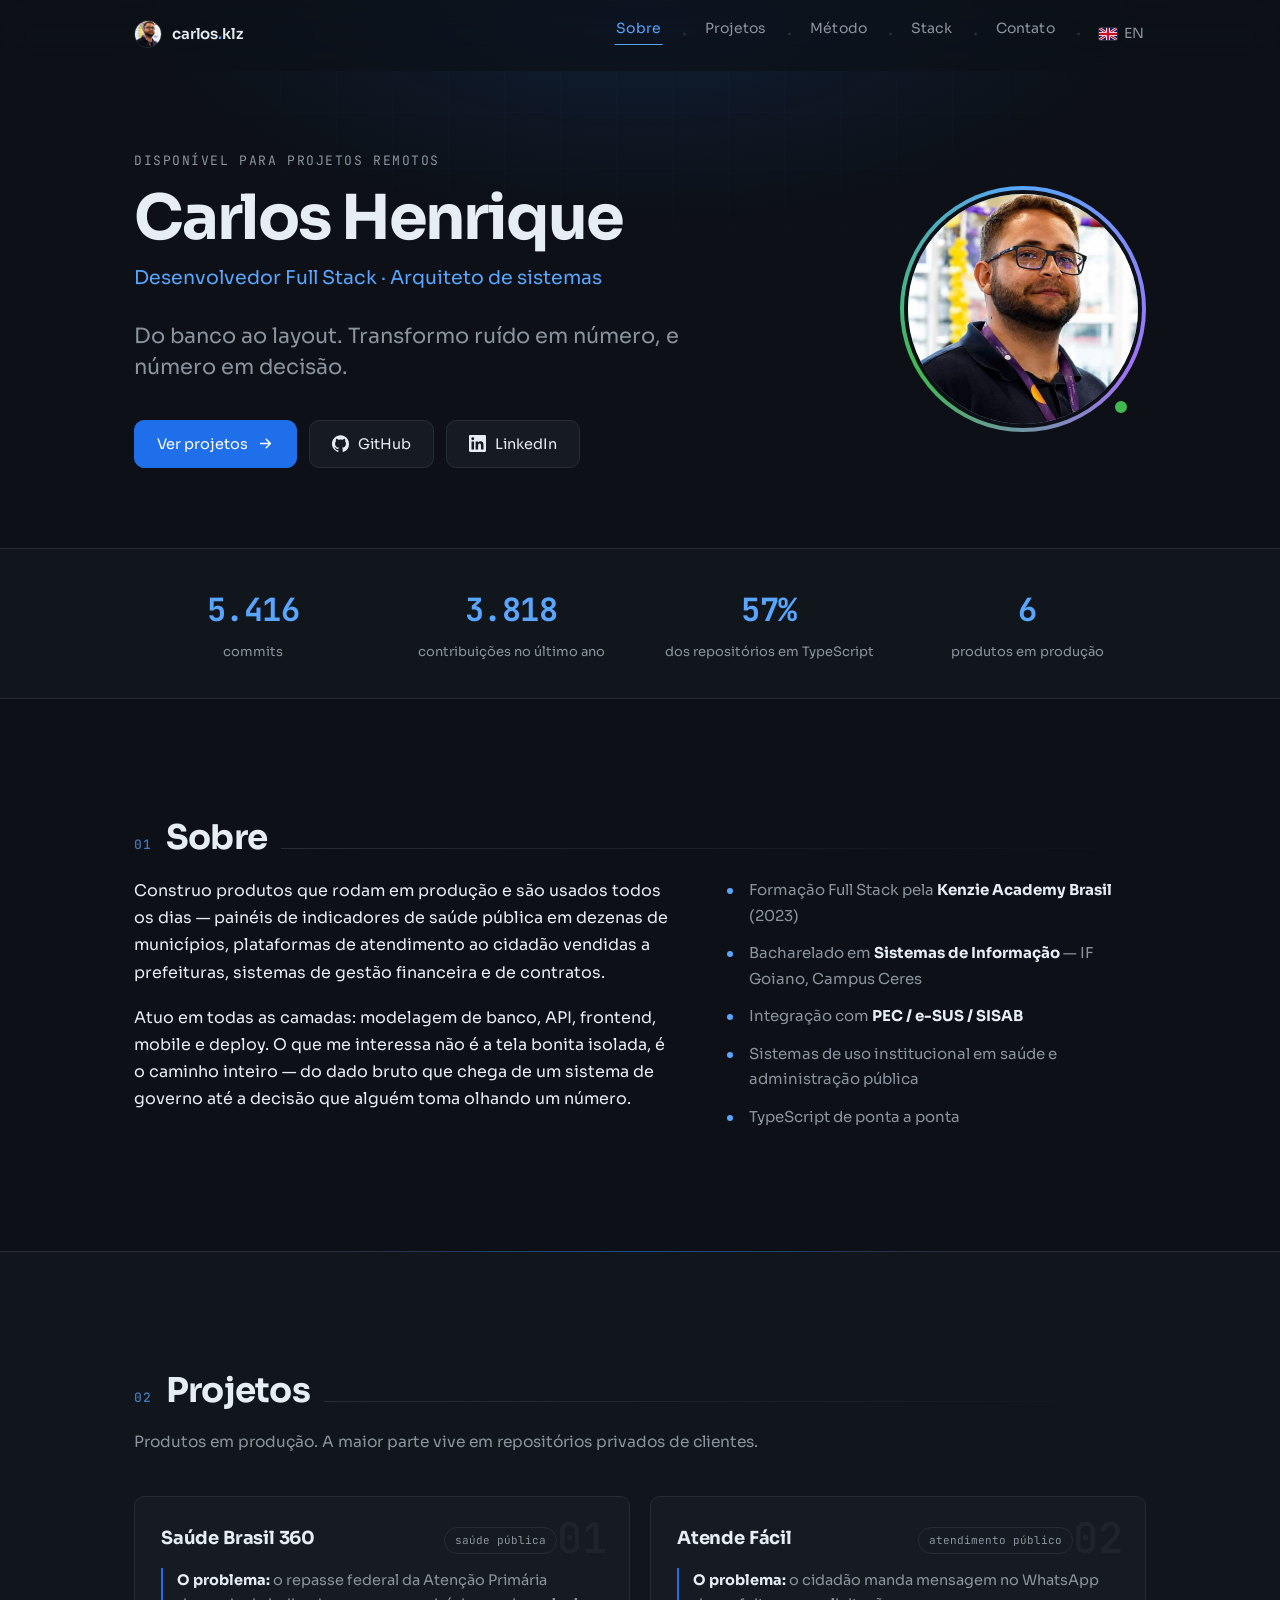
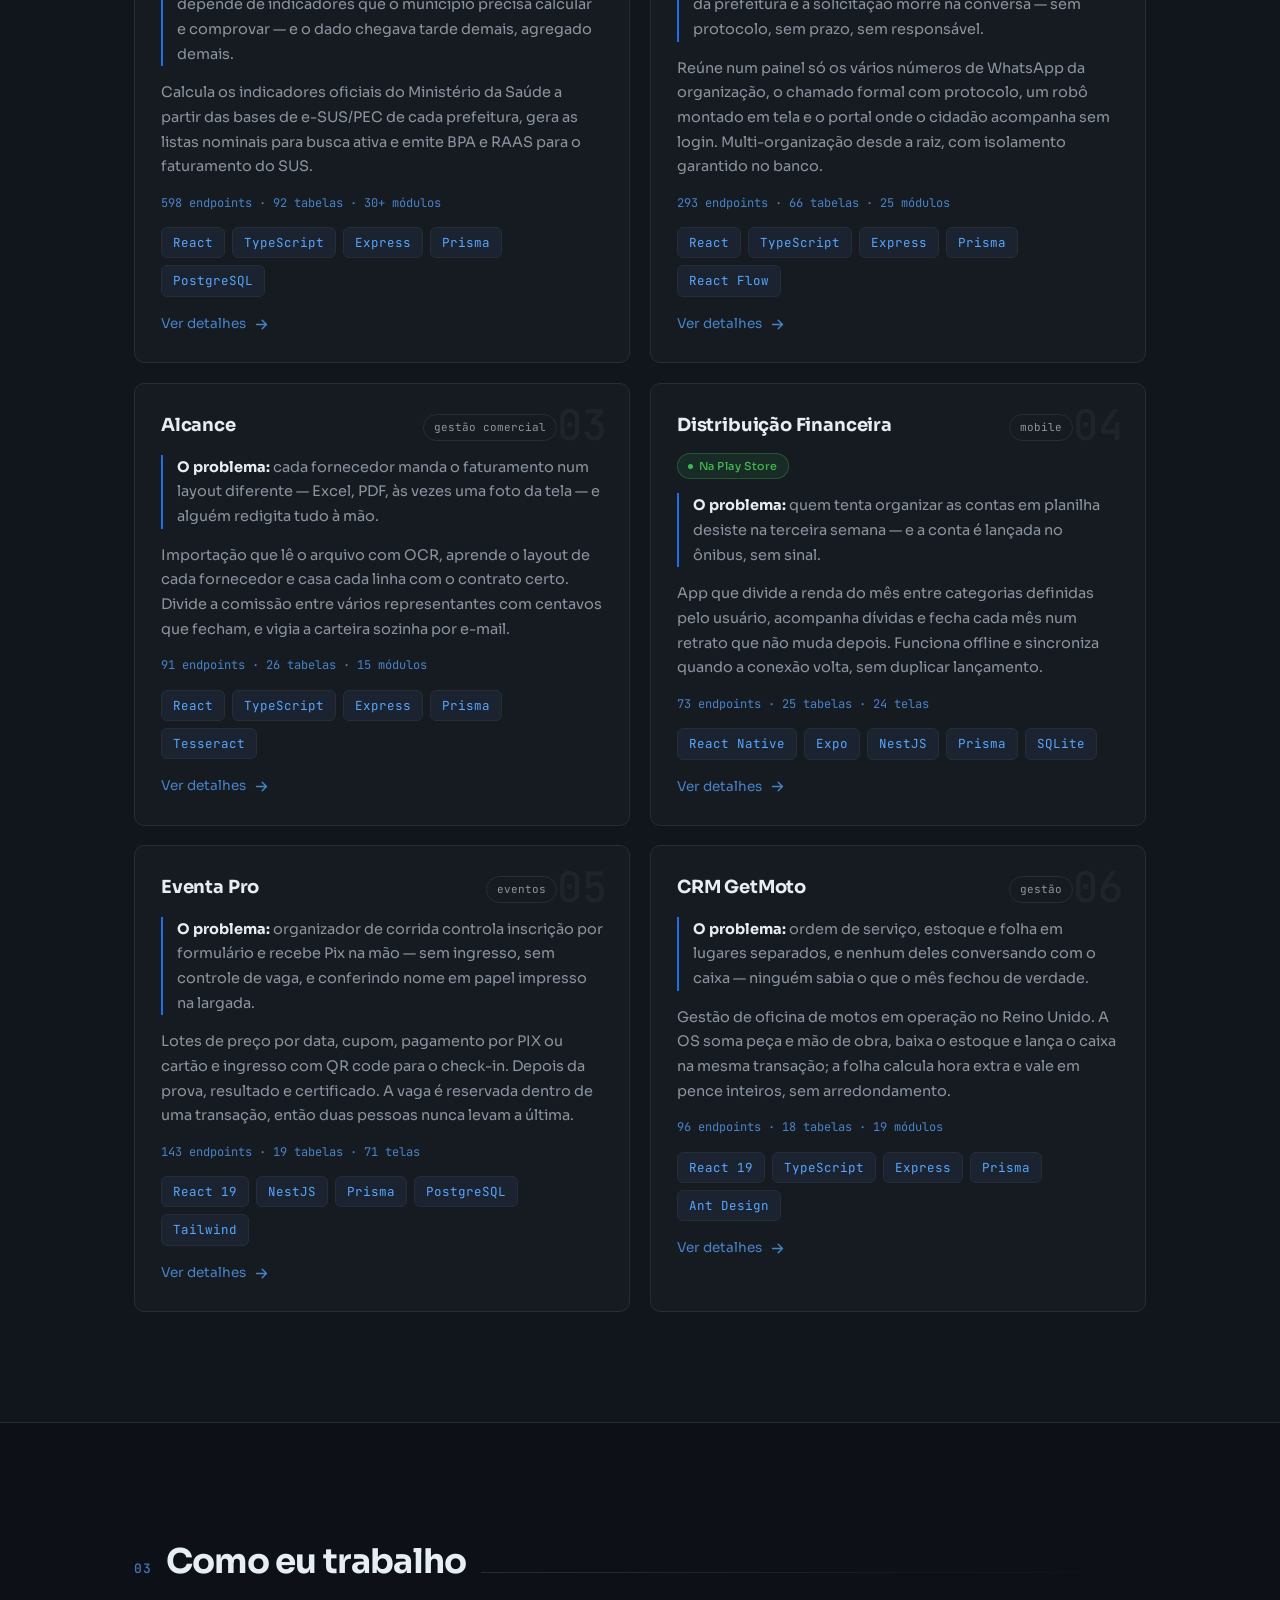
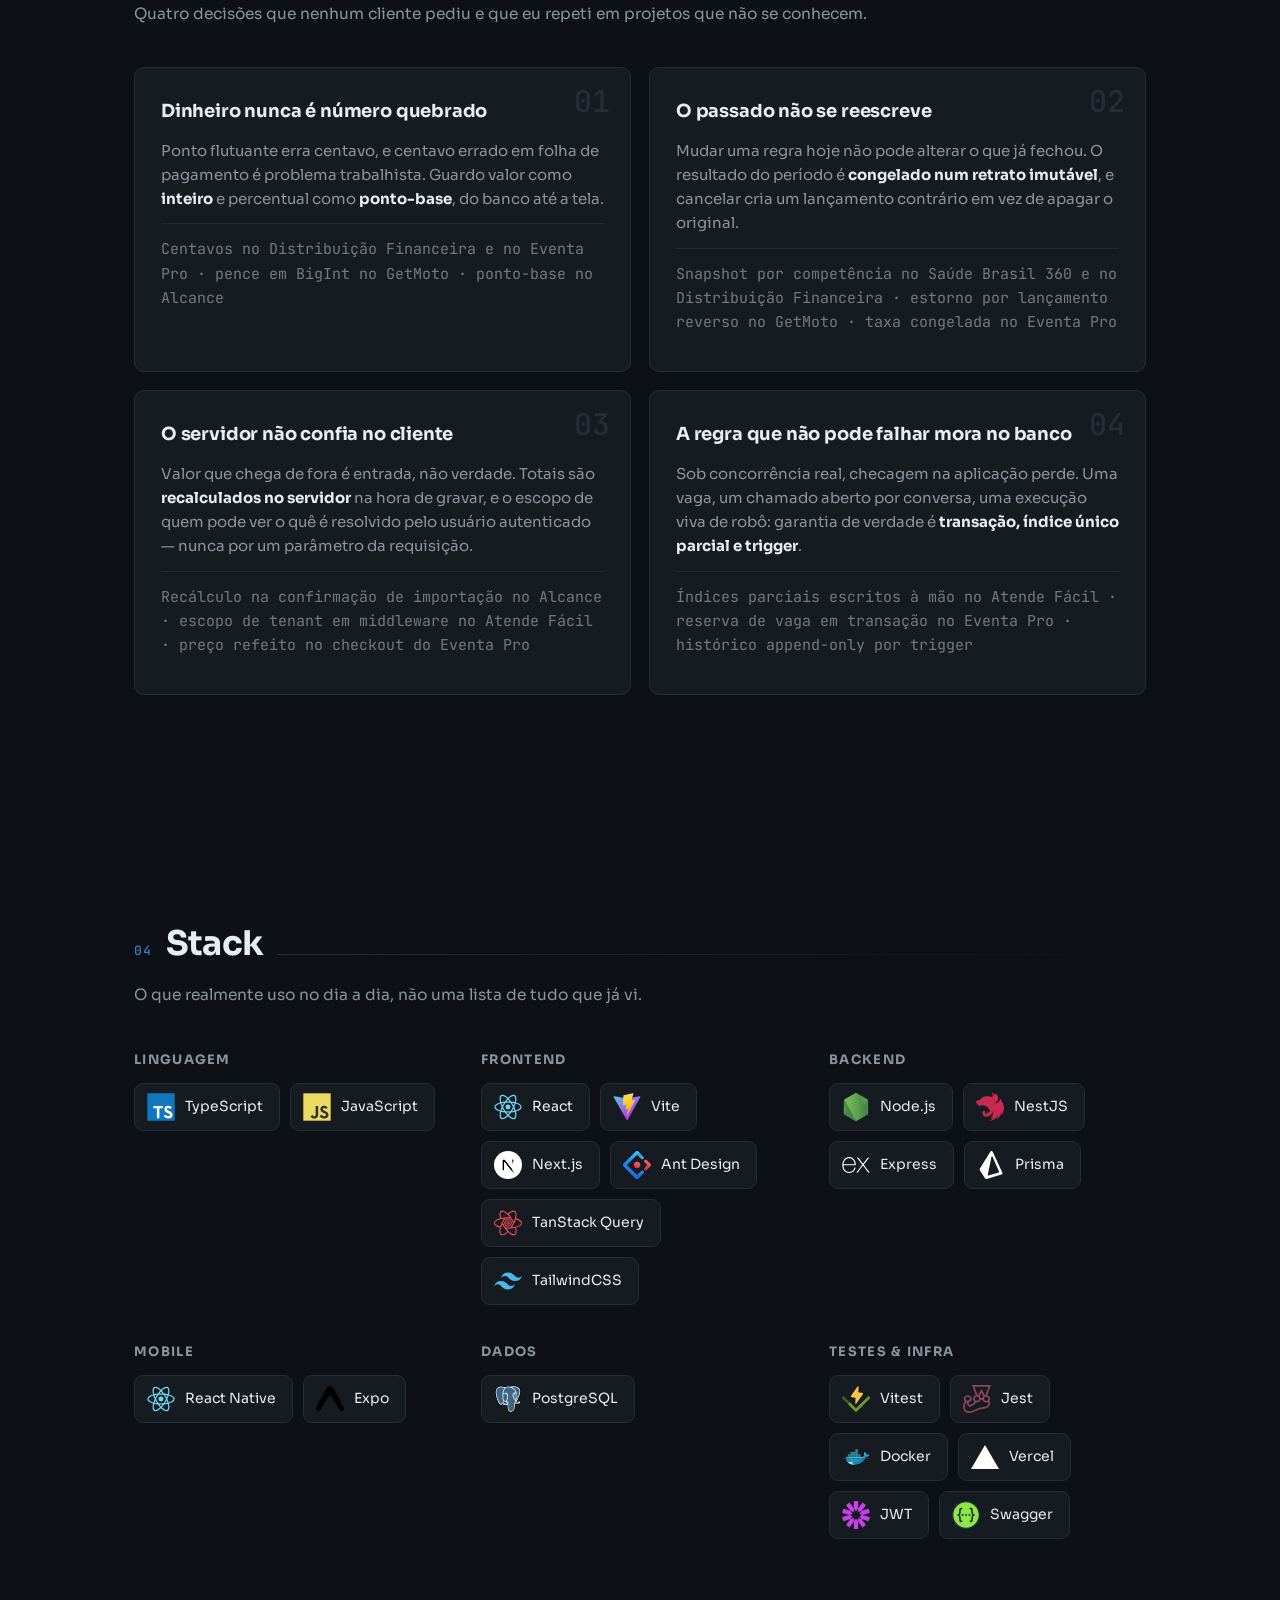
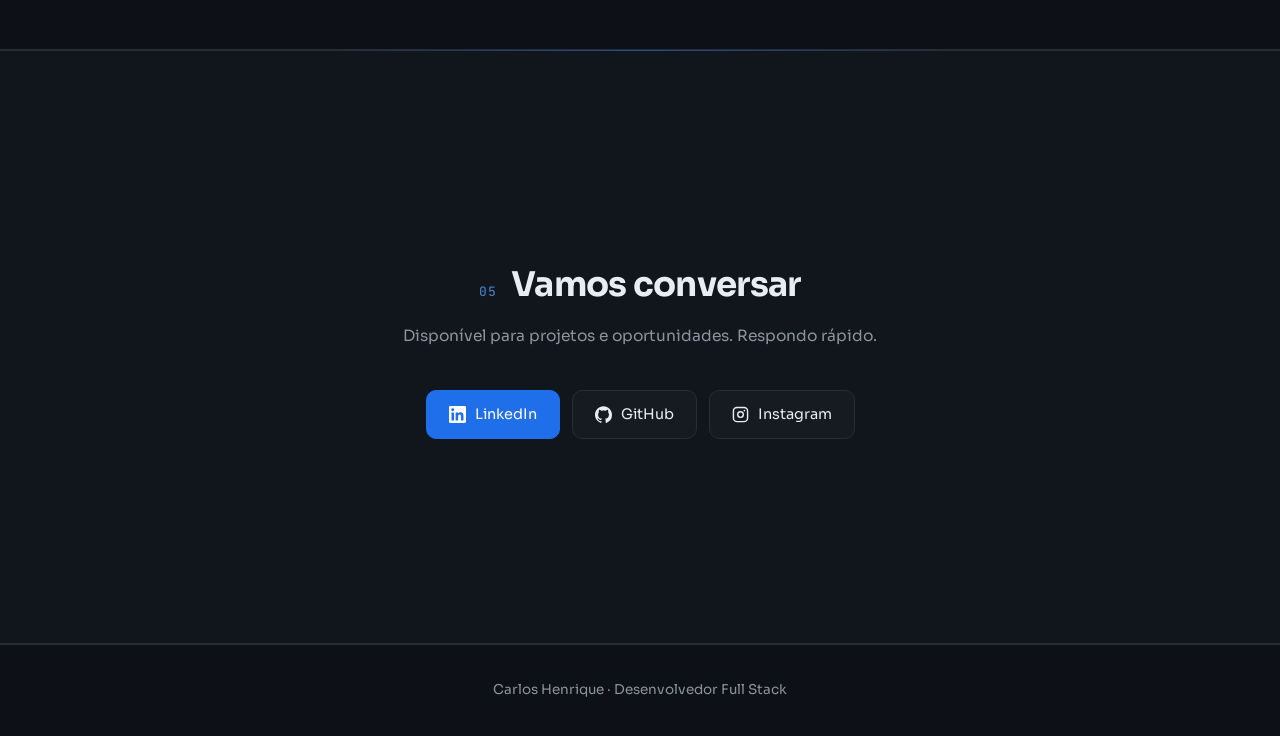
<file: index.html>
<!doctype html>
<html lang="pt-BR">
<head>
<meta charset="utf-8">
<meta name="viewport" content="width=device-width, initial-scale=1">
<script>document.documentElement.classList.add('js');</script>
<!-- a classe .js habilita a animacao de entrada; sem ela o conteudo
     aparece direto, entao uma falha de script nunca deixa a pagina vazia -->
<title>Carlos Henrique — Desenvolvedor Full Stack</title>
<meta name="description" content="Desenvolvedor Full Stack e arquiteto de sistemas. Painéis de saúde pública, plataformas de atendimento ao cidadão e sistemas de gestão em produção.">
<link rel="canonical" href="https://kralluz.github.io/">
<link rel="alternate" hreflang="pt-BR" href="https://kralluz.github.io/">
<link rel="alternate" hreflang="en" href="https://kralluz.github.io/en/">
<link rel="alternate" hreflang="x-default" href="https://kralluz.github.io/">
<meta name="robots" content="index, follow, max-image-preview:large, max-snippet:-1">
<meta name="author" content="Carlos Henrique">
<meta name="keywords" content="desenvolvedor full stack, TypeScript, React, NestJS, Prisma, PostgreSQL, React Native, govtech, saúde pública, e-SUS, multi-tenant, Brasil">

<!-- compartilhamento: WhatsApp, LinkedIn, Slack, Telegram, X -->
<meta property="og:type" content="profile">
<meta property="og:site_name" content="Carlos Henrique">
<meta property="og:locale" content="pt_BR">
<meta property="og:locale:alternate" content="en_US">
<meta property="og:title" content="Carlos Henrique — Desenvolvedor Full Stack">
<meta property="og:description" content="Desenvolvedor Full Stack e arquiteto de sistemas. Painéis de saúde pública, plataformas de atendimento ao cidadão e sistemas de gestão em produção.">
<meta property="og:url" content="https://kralluz.github.io/">
<meta property="og:image" content="https://kralluz.github.io/assets/og.png">
<meta property="og:image:width" content="1200">
<meta property="og:image:height" content="630">
<meta property="og:image:alt" content="Carlos Henrique — Desenvolvedor Full Stack">
<meta name="twitter:card" content="summary_large_image">
<meta name="twitter:title" content="Carlos Henrique — Desenvolvedor Full Stack">
<meta name="twitter:description" content="Desenvolvedor Full Stack e arquiteto de sistemas. Painéis de saúde pública, plataformas de atendimento ao cidadão e sistemas de gestão em produção.">
<meta name="twitter:image" content="https://kralluz.github.io/assets/og.png">

<link rel="icon" href="assets/perfil.jpg">
<link rel="preconnect" href="https://fonts.googleapis.com">
<link rel="preconnect" href="https://fonts.gstatic.com" crossorigin>
<link href="https://fonts.googleapis.com/css2?family=Sora:wght@400;600;700&family=JetBrains+Mono:wght@400;500&display=swap" rel="stylesheet">
<link rel="stylesheet" href="style.css">

<script type="application/ld+json">
{
  "@context": "https://schema.org",
  "@graph": [
    {
      "@type": "Person",
      "@id": "https://kralluz.github.io/#carlos",
      "name": "Carlos Henrique",
      "alternateName": "kralluz",
      "jobTitle": "Desenvolvedor Full Stack",
      "description": "Desenvolvedor full stack e arquiteto de sistemas. Constrói painéis de indicadores de saúde pública, plataformas de atendimento ao cidadão para prefeituras e sistemas de gestão financeira em produção.",
      "url": "https://kralluz.github.io",
      "image": "https://kralluz.github.io/assets/perfil.jpg",
      "sameAs": [
        "https://github.com/kralluz",
        "https://www.linkedin.com/in/carlosklz/",
        "https://www.instagram.com/klz.carlos/"
      ],
      "knowsLanguage": ["pt-BR", "en"],
      "knowsAbout": [
        "TypeScript", "React", "React Native", "Node.js", "NestJS", "Express",
        "Prisma", "PostgreSQL", "Expo", "Docker", "arquitetura multi-tenant",
        "sistemas financeiros", "saúde pública digital", "e-SUS APS", "govtech"
      ],
      "alumniOf": [
        { "@type": "EducationalOrganization", "name": "Kenzie Academy Brasil" },
        { "@type": "EducationalOrganization", "name": "Instituto Federal Goiano" }
      ]
    },
    {
      "@type": "WebSite",
      "@id": "https://kralluz.github.io/#site",
      "url": "https://kralluz.github.io",
      "name": "Carlos Henrique — Portfólio",
      "description": "Desenvolvedor Full Stack e arquiteto de sistemas. Painéis de saúde pública, plataformas de atendimento ao cidadão e sistemas de gestão em produção.",
      "inLanguage": "pt-BR",
      "author": { "@id": "https://kralluz.github.io/#carlos" }
    },
    {
      "@type": "ProfilePage",
      "@id": "https://kralluz.github.io/#pagina",
      "url": "https://kralluz.github.io",
      "name": "Carlos Henrique — Desenvolvedor Full Stack",
      "inLanguage": "pt-BR",
      "isPartOf": { "@id": "https://kralluz.github.io/#site" },
      "about": { "@id": "https://kralluz.github.io/#carlos" },
      "hasPart": [
        {
          "@type": "SoftwareApplication",
          "name": "Saúde Brasil 360",
          "url": "https://kralluz.github.io/projetos/saude-brasil-360.html",
          "description": "Cálculo e comprovação dos indicadores de Atenção Primária exigidos pelo Ministério da Saúde, a partir das bases de e-SUS/PEC de cada prefeitura.",
          "applicationCategory": "BusinessApplication",
          "operatingSystem": "Web",
          "author": { "@id": "https://kralluz.github.io/#carlos" }
        },
        {
          "@type": "SoftwareApplication",
          "name": "Atende Fácil",
          "url": "https://kralluz.github.io/projetos/atende-facil.html",
          "description": "Plataforma de atendimento ao cidadão para prefeituras: WhatsApp multicanal, chamado com protocolo, Kanban e robô de atendimento visual.",
          "applicationCategory": "BusinessApplication",
          "operatingSystem": "Web",
          "author": { "@id": "https://kralluz.github.io/#carlos" }
        },
        {
          "@type": "SoftwareApplication",
          "name": "Alcance",
          "url": "https://kralluz.github.io/projetos/alcance.html",
          "description": "Gestão de contratos e comissionamento para administradora de benefícios, com importação de faturamento por OCR.",
          "applicationCategory": "BusinessApplication",
          "operatingSystem": "Web",
          "author": { "@id": "https://kralluz.github.io/#carlos" }
        },
        {
          "@type": "SoftwareApplication",
          "name": "Distribuição Financeira",
          "url": "https://kralluz.github.io/projetos/distribuicao-financeira.html",
          "description": "Aplicativo Android de organização financeira pessoal, offline-first, publicado na Google Play.",
          "applicationCategory": "BusinessApplication",
          "operatingSystem": "Web",
          "author": { "@id": "https://kralluz.github.io/#carlos" }
        },
        {
          "@type": "SoftwareApplication",
          "name": "Eventa Pro",
          "url": "https://kralluz.github.io/projetos/eventa-pro.html",
          "description": "Plataforma de inscrição em corridas de rua com lotes de preço, pagamento, ingresso com QR code e repasse ao organizador.",
          "applicationCategory": "BusinessApplication",
          "operatingSystem": "Web",
          "author": { "@id": "https://kralluz.github.io/#carlos" }
        },
        {
          "@type": "SoftwareApplication",
          "name": "CRM GetMoto",
          "url": "https://kralluz.github.io/projetos/crm-getmoto.html",
          "description": "Gestão de oficina de motos no Reino Unido: ordem de serviço, estoque, caixa e folha de pagamento.",
          "applicationCategory": "BusinessApplication",
          "operatingSystem": "Web",
          "author": { "@id": "https://kralluz.github.io/#carlos" }
        }
      ]
    }
  ]
}
</script>
</head>
<body>


<nav class="nav" id="nav">
  <div class="container nav-interno">
    <a class="nav-marca" href="#topo">
      <img src="assets/perfil.jpg" alt="" width="28" height="28">
      <span>carlos<em>.</em>klz</span>
    </a>
    <ul class="nav-links">
      <li><a href="#sobre">Sobre</a></li>
      <li><a href="#projetos">Projetos</a></li>
      <li><a href="#metodo">Método</a></li>
      <li><a href="#stack">Stack</a></li>
      <li><a href="#contato">Contato</a></li>
      <li><a class="troca-idioma" href="en/" hreflang="en" title="Read in English" aria-label="Read in English"><svg class="bandeira" viewBox="0 0 30 20" aria-hidden="true"><use href="#f-en"/></svg>EN</a></li>
    </ul>
  </div>
  <div class="nav-progresso" id="progresso"></div>
</nav>

<!-- ícones SVG reutilizáveis: definidos uma vez, usados com <use> -->
<svg width="0" height="0" style="position:absolute" aria-hidden="true">
  <symbol id="i-seta" viewBox="0 0 24 24" fill="none" stroke="currentColor" stroke-width="2" stroke-linecap="round" stroke-linejoin="round">
    <path d="M5 12h14M13 6l6 6-6 6"/>
  </symbol>
  <symbol id="i-github" viewBox="0 0 24 24" fill="currentColor">
    <path d="M12 .5C5.37.5 0 5.87 0 12.5c0 5.3 3.44 9.8 8.21 11.39.6.11.82-.26.82-.58v-2.03c-3.34.73-4.04-1.61-4.04-1.61-.55-1.39-1.33-1.76-1.33-1.76-1.09-.75.08-.73.08-.73 1.2.09 1.84 1.24 1.84 1.24 1.07 1.834 2.81 1.304 3.5.997.11-.776.42-1.305.76-1.605-2.67-.3-5.47-1.335-5.47-5.94 0-1.31.47-2.38 1.24-3.22-.12-.3-.54-1.52.12-3.17 0 0 1.01-.32 3.3 1.23a11.5 11.5 0 016 0c2.29-1.55 3.3-1.23 3.3-1.23.66 1.65.24 2.87.12 3.17.77.84 1.24 1.91 1.24 3.22 0 4.61-2.81 5.63-5.49 5.93.43.37.82 1.1.82 2.22v3.29c0 .32.21.7.82.58A12.01 12.01 0 0024 12.5C24 5.87 18.63.5 12 .5z"/>
  </symbol>
  <symbol id="i-linkedin" viewBox="0 0 24 24" fill="currentColor">
    <path d="M20.45 20.45h-3.56v-5.57c0-1.33-.03-3.04-1.85-3.04-1.85 0-2.14 1.45-2.14 2.94v5.67H9.35V9h3.41v1.56h.05c.48-.9 1.63-1.85 3.36-1.85 3.6 0 4.27 2.37 4.27 5.45v6.29zM5.34 7.43a2.06 2.06 0 110-4.13 2.06 2.06 0 010 4.13zM7.12 20.45H3.55V9h3.57v11.45zM22.22 0H1.77C.79 0 0 .77 0 1.72v20.56C0 23.23.79 24 1.77 24h20.45c.98 0 1.78-.77 1.78-1.72V1.72C24 .77 23.2 0 22.22 0z"/>
  </symbol>
  <symbol id="i-instagram" viewBox="0 0 24 24" fill="none" stroke="currentColor" stroke-width="2">
    <rect x="2" y="2" width="20" height="20" rx="5"/>
    <circle cx="12" cy="12" r="4"/>
    <circle cx="17.5" cy="6.5" r="1.2" fill="currentColor" stroke="none"/>
  </symbol>
  <symbol id="f-br" viewBox="0 0 30 20">
    <rect width="30" height="20" fill="#009b3a"/>
    <path d="M15 2.6 27.4 10 15 17.4 2.6 10Z" fill="#fedf00"/>
    <circle cx="15" cy="10" r="4.4" fill="#002776"/>
    <path d="M10.9 11.4a5.2 5.2 0 0 1 8.2 0" fill="none" stroke="#fff" stroke-width="1.3"/>
  </symbol>
  <symbol id="f-en" viewBox="0 0 30 20">
    <rect width="30" height="20" fill="#012169"/>
    <path d="M0 0 30 20M30 0 0 20" stroke="#fff" stroke-width="4.4"/>
    <path d="M0 0 30 20M30 0 0 20" stroke="#c8102e" stroke-width="2.2"/>
    <path d="M15 0v20M0 10h30" stroke="#fff" stroke-width="6.6"/>
    <path d="M15 0v20M0 10h30" stroke="#c8102e" stroke-width="3.8"/>
  </symbol>
</svg>


<!-- ==================== TOPO ==================== -->
<header class="hero" id="topo">
  <div class="container hero-grid">

    <div class="hero-texto revelar">
      <p class="hero-sup">Disponível para projetos remotos</p>
      <h1>Carlos Henrique</h1>
      <p class="hero-cargo">Desenvolvedor Full Stack · Arquiteto de sistemas</p>
      <p class="hero-frase">
        Do banco ao layout. Transformo ruído em número, e número em decisão.
      </p>

      <div class="hero-acoes">
        <a class="btn btn-primario" href="#projetos">
          Ver projetos
          <svg class="ico"><use href="#i-seta"/></svg>
        </a>
        <a class="btn" href="https://github.com/kralluz" target="_blank" rel="noopener">
          <svg class="ico"><use href="#i-github"/></svg>
          GitHub
        </a>
        <a class="btn" href="https://www.linkedin.com/in/carlosklz/" target="_blank" rel="noopener">
          <svg class="ico"><use href="#i-linkedin"/></svg>
          LinkedIn
        </a>
      </div>
    </div>

    <div class="hero-foto revelar" data-atraso="150">
      <div class="foto-moldura">
        <img src="assets/perfil.jpg" alt="Carlos Henrique" width="230" height="230">
      </div>
      <span class="ponto-status" title="Disponível para projetos"></span>
    </div>

  </div>
</header>


<main>

  <!-- ==================== NÚMEROS ==================== -->
  <section class="faixa-numeros">
    <div class="container numeros">
      <div class="numero revelar">
        <strong data-contar="5416">0</strong>
        <span>commits</span>
      </div>
      <div class="numero revelar" data-atraso="100">
        <strong data-contar="3818">0</strong>
        <span>contribuições no último ano</span>
      </div>
      <div class="numero revelar" data-atraso="200">
        <strong data-contar="57" data-sufixo="%">0</strong>
        <span>dos repositórios em TypeScript</span>
      </div>
      <div class="numero revelar" data-atraso="300">
        <strong data-contar="6">0</strong>
        <span>produtos em produção</span>
      </div>
    </div>
  </section>


  <!-- ==================== SOBRE ==================== -->
  <section class="secao" id="sobre">
    <div class="container">
      <h2 class="revelar"><span class="num-secao">01</span>Sobre</h2>
      <div class="sobre-grid">
        <div class="revelar">
          <p>
            Construo produtos que rodam em produção e são usados todos os dias — painéis de
            indicadores de saúde pública em dezenas de municípios, plataformas de atendimento
            ao cidadão vendidas a prefeituras, sistemas de gestão financeira e de contratos.
          </p>
          <p>
            Atuo em todas as camadas: modelagem de banco, API, frontend, mobile e deploy.
            O que me interessa não é a tela bonita isolada, é o caminho inteiro — do dado bruto
            que chega de um sistema de governo até a decisão que alguém toma olhando um número.
          </p>
        </div>
        <ul class="lista-marcada revelar" data-atraso="120">
          <li>Formação Full Stack pela <strong>Kenzie Academy Brasil</strong> (2023)</li>
          <li>Bacharelado em <strong>Sistemas de Informação</strong> — IF Goiano, Campus Ceres</li>
          <li>Integração com <strong>PEC / e-SUS / SISAB</strong></li>
          <li>Sistemas de uso institucional em saúde e administração pública</li>
          <li>TypeScript de ponta a ponta</li>
        </ul>
      </div>
    </div>
  </section>


  <!-- ==================== PROJETOS ==================== -->
  <section class="secao secao-alt" id="projetos">
    <div class="container">
      <h2 class="revelar"><span class="num-secao">02</span>Projetos</h2>
      <p class="secao-sub revelar">
        Produtos em produção. A maior parte vive em repositórios privados de clientes.
      </p>

      <div class="projetos">

        <a class="projeto revelar" href="projetos/saude-brasil-360.html">
          <span class="projeto-num">01</span>
          <div class="projeto-topo">
            <h3>Saúde Brasil 360</h3>
            <span class="etiqueta">saúde pública</span>
          </div>
          <p class="projeto-problema">
            <strong>O problema:</strong> o repasse federal da Atenção Primária depende de
            indicadores que o município precisa calcular e comprovar — e o dado chegava tarde
            demais, agregado demais.
          </p>
          <p>
            Calcula os indicadores oficiais do Ministério da Saúde a partir das bases de e-SUS/PEC
            de cada prefeitura, gera as listas nominais para busca ativa e emite BPA e RAAS para
            o faturamento do SUS.
          </p>
          <p class="mini-numeros">598 endpoints · 92 tabelas · 30+ módulos</p>
          <ul class="stack"><li>React</li><li>TypeScript</li><li>Express</li><li>Prisma</li><li>PostgreSQL</li></ul>
          <span class="projeto-link">Ver detalhes <svg class="ico"><use href="#i-seta"/></svg></span>
        </a>

        <a class="projeto revelar" data-atraso="80" href="projetos/atende-facil.html">
          <span class="projeto-num">02</span>
          <div class="projeto-topo">
            <h3>Atende Fácil</h3>
            <span class="etiqueta">atendimento público</span>
          </div>
          <p class="projeto-problema">
            <strong>O problema:</strong> o cidadão manda mensagem no WhatsApp da prefeitura e a
            solicitação morre na conversa — sem protocolo, sem prazo, sem responsável.
          </p>
          <p>
            Reúne num painel só os vários números de WhatsApp da organização, o chamado formal com
            protocolo, um robô montado em tela e o portal onde o cidadão acompanha sem login.
            Multi-organização desde a raiz, com isolamento garantido no banco.
          </p>
          <p class="mini-numeros">293 endpoints · 66 tabelas · 25 módulos</p>
          <ul class="stack"><li>React</li><li>TypeScript</li><li>Express</li><li>Prisma</li><li>React Flow</li></ul>
          <span class="projeto-link">Ver detalhes <svg class="ico"><use href="#i-seta"/></svg></span>
        </a>

        <a class="projeto revelar" data-atraso="160" href="projetos/alcance.html">
          <span class="projeto-num">03</span>
          <div class="projeto-topo">
            <h3>Alcance</h3>
            <span class="etiqueta">gestão comercial</span>
          </div>
          <p class="projeto-problema">
            <strong>O problema:</strong> cada fornecedor manda o faturamento num layout diferente —
            Excel, PDF, às vezes uma foto da tela — e alguém redigita tudo à mão.
          </p>
          <p>
            Importação que lê o arquivo com OCR, aprende o layout de cada fornecedor e casa cada
            linha com o contrato certo. Divide a comissão entre vários representantes com centavos
            que fecham, e vigia a carteira sozinha por e-mail.
          </p>
          <p class="mini-numeros">91 endpoints · 26 tabelas · 15 módulos</p>
          <ul class="stack"><li>React</li><li>TypeScript</li><li>Express</li><li>Prisma</li><li>Tesseract</li></ul>
          <span class="projeto-link">Ver detalhes <svg class="ico"><use href="#i-seta"/></svg></span>
        </a>

        <a class="projeto revelar" data-atraso="240" href="projetos/distribuicao-financeira.html">
          <span class="projeto-num">04</span>
          <div class="projeto-topo">
            <h3>Distribuição Financeira</h3>
            <span class="etiqueta">mobile</span>
            <span class="selo-loja">Na Play Store</span>
          </div>
          <p class="projeto-problema">
            <strong>O problema:</strong> quem tenta organizar as contas em planilha desiste na
            terceira semana — e a conta é lançada no ônibus, sem sinal.
          </p>
          <p>
            App que divide a renda do mês entre categorias definidas pelo usuário, acompanha
            dívidas e fecha cada mês num retrato que não muda depois. Funciona offline e sincroniza
            quando a conexão volta, sem duplicar lançamento.
          </p>
          <p class="mini-numeros">73 endpoints · 25 tabelas · 24 telas</p>
          <ul class="stack"><li>React Native</li><li>Expo</li><li>NestJS</li><li>Prisma</li><li>SQLite</li></ul>
          <span class="projeto-link">Ver detalhes <svg class="ico"><use href="#i-seta"/></svg></span>
        </a>

        <a class="projeto revelar" data-atraso="320" href="projetos/eventa-pro.html">
          <span class="projeto-num">05</span>
          <div class="projeto-topo">
            <h3>Eventa Pro</h3>
            <span class="etiqueta">eventos</span>
          </div>
          <p class="projeto-problema">
            <strong>O problema:</strong> organizador de corrida controla inscrição por formulário e
            recebe Pix na mão — sem ingresso, sem controle de vaga, e conferindo nome em papel
            impresso na largada.
          </p>
          <p>
            Lotes de preço por data, cupom, pagamento por PIX ou cartão e ingresso com QR code
            para o check-in. Depois da prova, resultado e certificado. A vaga é reservada dentro
            de uma transação, então duas pessoas nunca levam a última.
          </p>
          <p class="mini-numeros">143 endpoints · 19 tabelas · 71 telas</p>
          <ul class="stack"><li>React 19</li><li>NestJS</li><li>Prisma</li><li>PostgreSQL</li><li>Tailwind</li></ul>
          <span class="projeto-link">Ver detalhes <svg class="ico"><use href="#i-seta"/></svg></span>
        </a>

        <a class="projeto revelar" data-atraso="400" href="projetos/crm-getmoto.html">
          <span class="projeto-num">06</span>
          <div class="projeto-topo">
            <h3>CRM GetMoto</h3>
            <span class="etiqueta">gestão</span>
          </div>
          <p class="projeto-problema">
            <strong>O problema:</strong> ordem de serviço, estoque e folha em lugares separados, e
            nenhum deles conversando com o caixa — ninguém sabia o que o mês fechou de verdade.
          </p>
          <p>
            Gestão de oficina de motos em operação no Reino Unido. A OS soma peça e mão de obra,
            baixa o estoque e lança o caixa na mesma transação; a folha calcula hora extra e vale
            em pence inteiros, sem arredondamento.
          </p>
          <p class="mini-numeros">96 endpoints · 18 tabelas · 19 módulos</p>
          <ul class="stack"><li>React 19</li><li>TypeScript</li><li>Express</li><li>Prisma</li><li>Ant Design</li></ul>
          <span class="projeto-link">Ver detalhes <svg class="ico"><use href="#i-seta"/></svg></span>
        </a>

      </div>
    </div>
  </section>


  <!-- ==================== COMO EU TRABALHO ==================== -->
  <section class="secao" id="metodo">
    <div class="container">
      <h2 class="revelar"><span class="num-secao">03</span>Como eu trabalho</h2>
      <p class="secao-sub revelar">
        Quatro decisões que nenhum cliente pediu e que eu repeti em projetos que não se conhecem.
      </p>

      <div class="metodo">

        <article class="principio revelar">
          <span class="principio-num">01</span>
          <h3>Dinheiro nunca é número quebrado</h3>
          <p>
            Ponto flutuante erra centavo, e centavo errado em folha de pagamento é problema
            trabalhista. Guardo valor como <strong>inteiro</strong> e percentual como
            <strong>ponto-base</strong>, do banco até a tela.
          </p>
          <p class="principio-onde">
            Centavos no Distribuição Financeira e no Eventa Pro · pence em BigInt no GetMoto ·
            ponto-base no Alcance
          </p>
        </article>

        <article class="principio revelar" data-atraso="80">
          <span class="principio-num">02</span>
          <h3>O passado não se reescreve</h3>
          <p>
            Mudar uma regra hoje não pode alterar o que já fechou. O resultado do período é
            <strong>congelado num retrato imutável</strong>, e cancelar cria um lançamento
            contrário em vez de apagar o original.
          </p>
          <p class="principio-onde">
            Snapshot por competência no Saúde Brasil 360 e no Distribuição Financeira ·
            estorno por lançamento reverso no GetMoto · taxa congelada no Eventa Pro
          </p>
        </article>

        <article class="principio revelar" data-atraso="160">
          <span class="principio-num">03</span>
          <h3>O servidor não confia no cliente</h3>
          <p>
            Valor que chega de fora é entrada, não verdade. Totais são
            <strong>recalculados no servidor</strong> na hora de gravar, e o escopo de quem pode
            ver o quê é resolvido pelo usuário autenticado — nunca por um parâmetro da requisição.
          </p>
          <p class="principio-onde">
            Recálculo na confirmação de importação no Alcance · escopo de tenant em middleware no
            Atende Fácil · preço refeito no checkout do Eventa Pro
          </p>
        </article>

        <article class="principio revelar" data-atraso="240">
          <span class="principio-num">04</span>
          <h3>A regra que não pode falhar mora no banco</h3>
          <p>
            Sob concorrência real, checagem na aplicação perde. Uma vaga, um chamado aberto por
            conversa, uma execução viva de robô: garantia de verdade é
            <strong>transação, índice único parcial e trigger</strong>.
          </p>
          <p class="principio-onde">
            Índices parciais escritos à mão no Atende Fácil · reserva de vaga em transação no
            Eventa Pro · histórico append-only por trigger
          </p>
        </article>

      </div>
    </div>
  </section>


  <!-- ==================== STACK ==================== -->
  <section class="secao" id="stack">
    <div class="container">
      <h2 class="revelar"><span class="num-secao">04</span>Stack</h2>
      <p class="secao-sub revelar">O que realmente uso no dia a dia, não uma lista de tudo que já vi.</p>

      <div class="stack-grid">
        <div class="stack-bloco revelar">
          <h3>Linguagem</h3>
          <ul class="stack stack-icones">
            <li>
              <img src="assets/tec/typescript.svg" alt="" width="28" height="28" loading="lazy">
              TypeScript
            </li>
            <li>
              <img src="assets/tec/javascript.svg" alt="" width="28" height="28" loading="lazy">
              JavaScript
            </li>
          </ul>
        </div>
        <div class="stack-bloco revelar" data-atraso="70">
          <h3>Frontend</h3>
          <ul class="stack stack-icones">
            <li>
              <img src="assets/tec/react.svg" alt="" width="28" height="28" loading="lazy">
              React
            </li>
            <li>
              <img src="assets/tec/vite.svg" alt="" width="28" height="28" loading="lazy">
              Vite
            </li>
            <li>
              <img src="assets/tec/nextjs.svg" alt="" width="28" height="28" loading="lazy">
              Next.js
            </li>
            <li>
              <img src="assets/tec/antdesign.svg" alt="" width="28" height="28" loading="lazy">
              Ant Design
            </li>
            <li>
              <img src="assets/tec/reactquery.svg" alt="" width="28" height="28" loading="lazy">
              TanStack Query
            </li>
            <li>
              <img src="assets/tec/tailwind.svg" alt="" width="28" height="28" loading="lazy">
              TailwindCSS
            </li>
          </ul>
        </div>
        <div class="stack-bloco revelar" data-atraso="140">
          <h3>Backend</h3>
          <ul class="stack stack-icones">
            <li>
              <img src="assets/tec/nodejs.svg" alt="" width="28" height="28" loading="lazy">
              Node.js
            </li>
            <li>
              <img src="assets/tec/nestjs.svg" alt="" width="28" height="28" loading="lazy">
              NestJS
            </li>
            <li>
              <img src="assets/tec/express.svg" alt="" width="28" height="28" loading="lazy">
              Express
            </li>
            <li>
              <img src="assets/tec/prisma.svg" alt="" width="28" height="28" loading="lazy">
              Prisma
            </li>
          </ul>
        </div>
        <div class="stack-bloco revelar" data-atraso="210">
          <h3>Mobile</h3>
          <ul class="stack stack-icones">
            <li>
              <img src="assets/tec/react.svg" alt="" width="28" height="28" loading="lazy">
              React Native
            </li>
            <li>
              <img src="assets/tec/expo.svg" alt="" width="28" height="28" loading="lazy">
              Expo
            </li>
          </ul>
        </div>
        <div class="stack-bloco revelar" data-atraso="280">
          <h3>Dados</h3>
          <ul class="stack stack-icones">
            <li>
              <img src="assets/tec/postgresql.svg" alt="" width="28" height="28" loading="lazy">
              PostgreSQL
            </li>
          </ul>
        </div>
        <div class="stack-bloco revelar" data-atraso="350">
          <h3>Testes &amp; Infra</h3>
          <ul class="stack stack-icones">
            <li>
              <img src="assets/tec/vitest.svg" alt="" width="28" height="28" loading="lazy">
              Vitest
            </li>
            <li>
              <img src="assets/tec/jest.svg" alt="" width="28" height="28" loading="lazy">
              Jest
            </li>
            <li>
              <img src="assets/tec/docker.svg" alt="" width="28" height="28" loading="lazy">
              Docker
            </li>
            <li>
              <img src="assets/tec/vercel.svg" alt="" width="28" height="28" loading="lazy">
              Vercel
            </li>
            <li>
              <img src="assets/tec/jwt.svg" alt="" width="28" height="28" loading="lazy">
              JWT
            </li>
            <li>
              <img src="assets/tec/swagger.svg" alt="" width="28" height="28" loading="lazy">
              Swagger
            </li>
          </ul>
        </div>
      </div>
    </div>
  </section>


  <!-- ==================== CONTATO ==================== -->
  <section class="secao secao-alt" id="contato">
    <div class="container centro">
      <h2 class="revelar"><span class="num-secao">05</span>Vamos conversar</h2>
      <p class="secao-sub revelar">Disponível para projetos e oportunidades. Respondo rápido.</p>
      <div class="hero-acoes centralizado revelar" data-atraso="100">
        <a class="btn btn-primario" href="https://www.linkedin.com/in/carlosklz/" target="_blank" rel="noopener">
          <svg class="ico"><use href="#i-linkedin"/></svg>
          LinkedIn
        </a>
        <a class="btn" href="https://github.com/kralluz" target="_blank" rel="noopener">
          <svg class="ico"><use href="#i-github"/></svg>
          GitHub
        </a>
        <a class="btn" href="https://www.instagram.com/klz.carlos/" target="_blank" rel="noopener">
          <svg class="ico"><use href="#i-instagram"/></svg>
          Instagram
        </a>
      </div>
    </div>
  </section>

</main>

<footer>
  <div class="container">
    <p>Carlos Henrique · Desenvolvedor Full Stack</p>
  </div>
</footer>

<script src="script.js"></script>
</body>
</html>
</file>
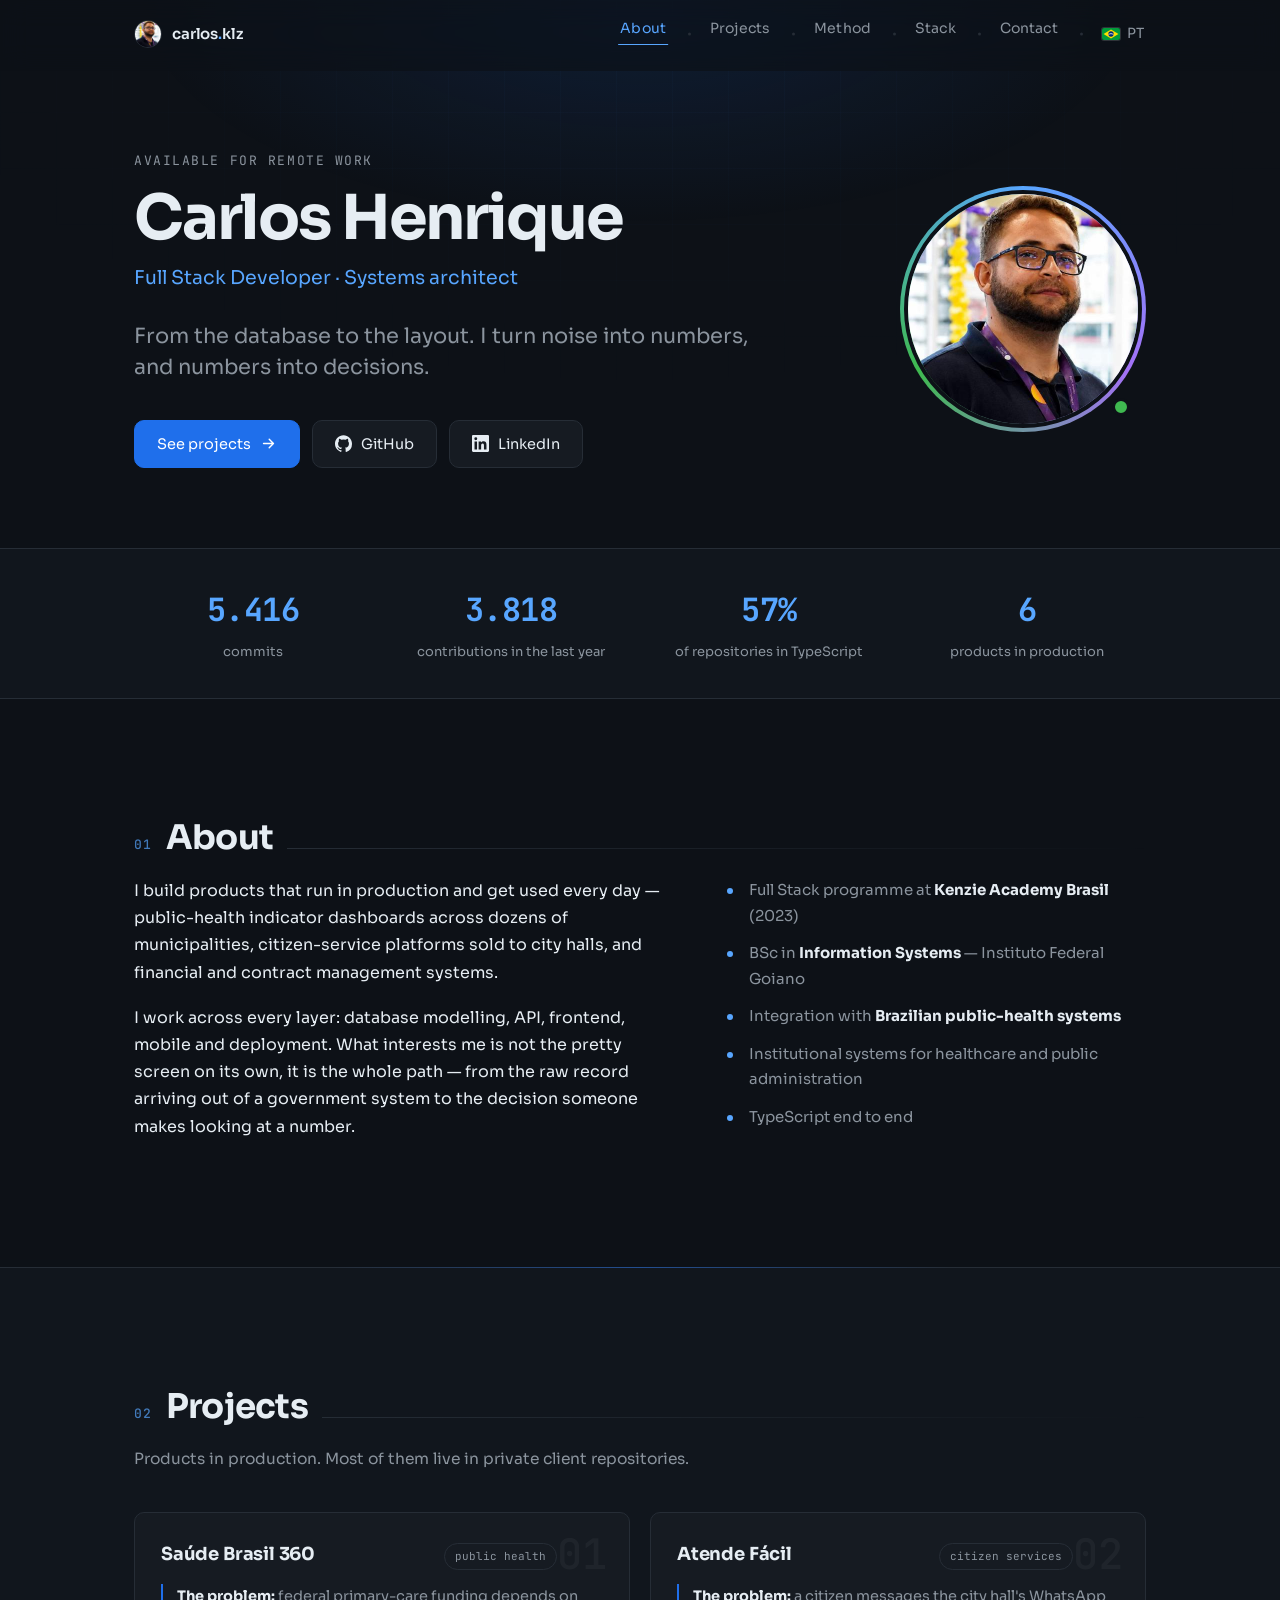
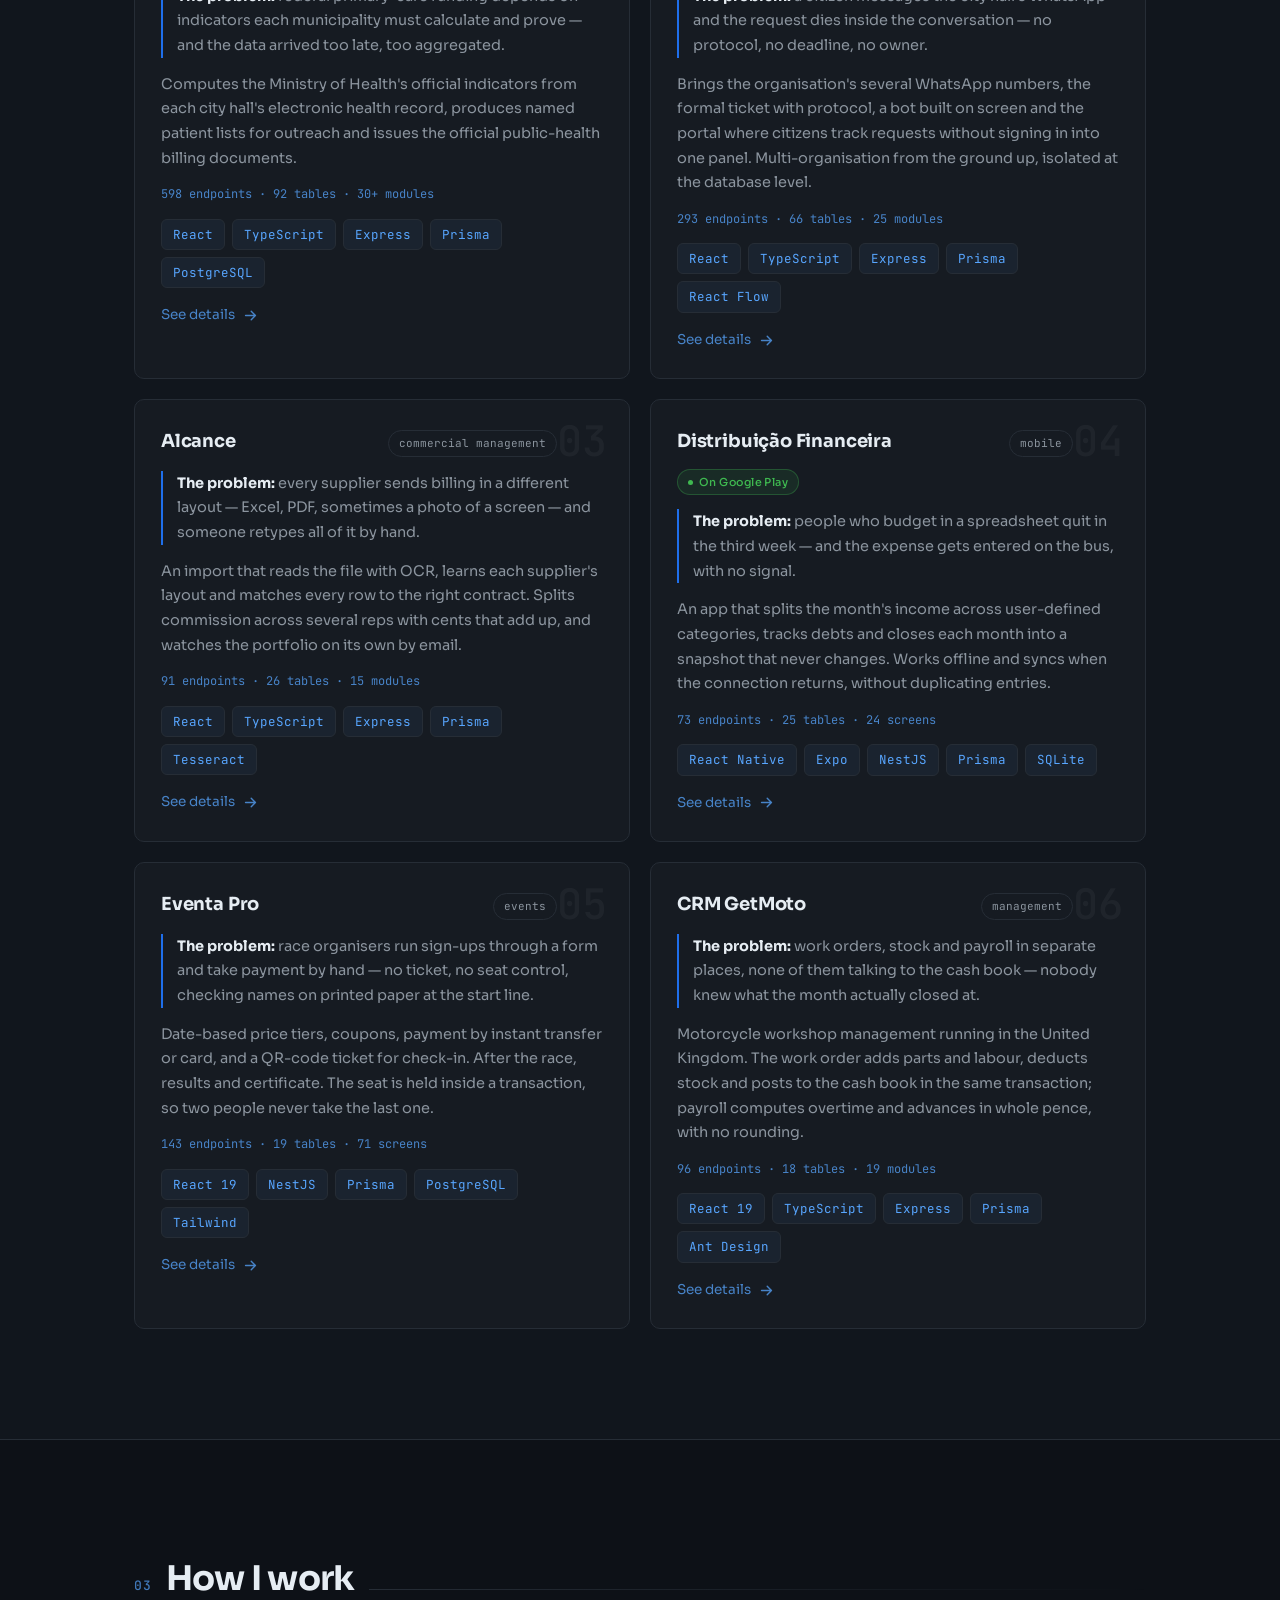
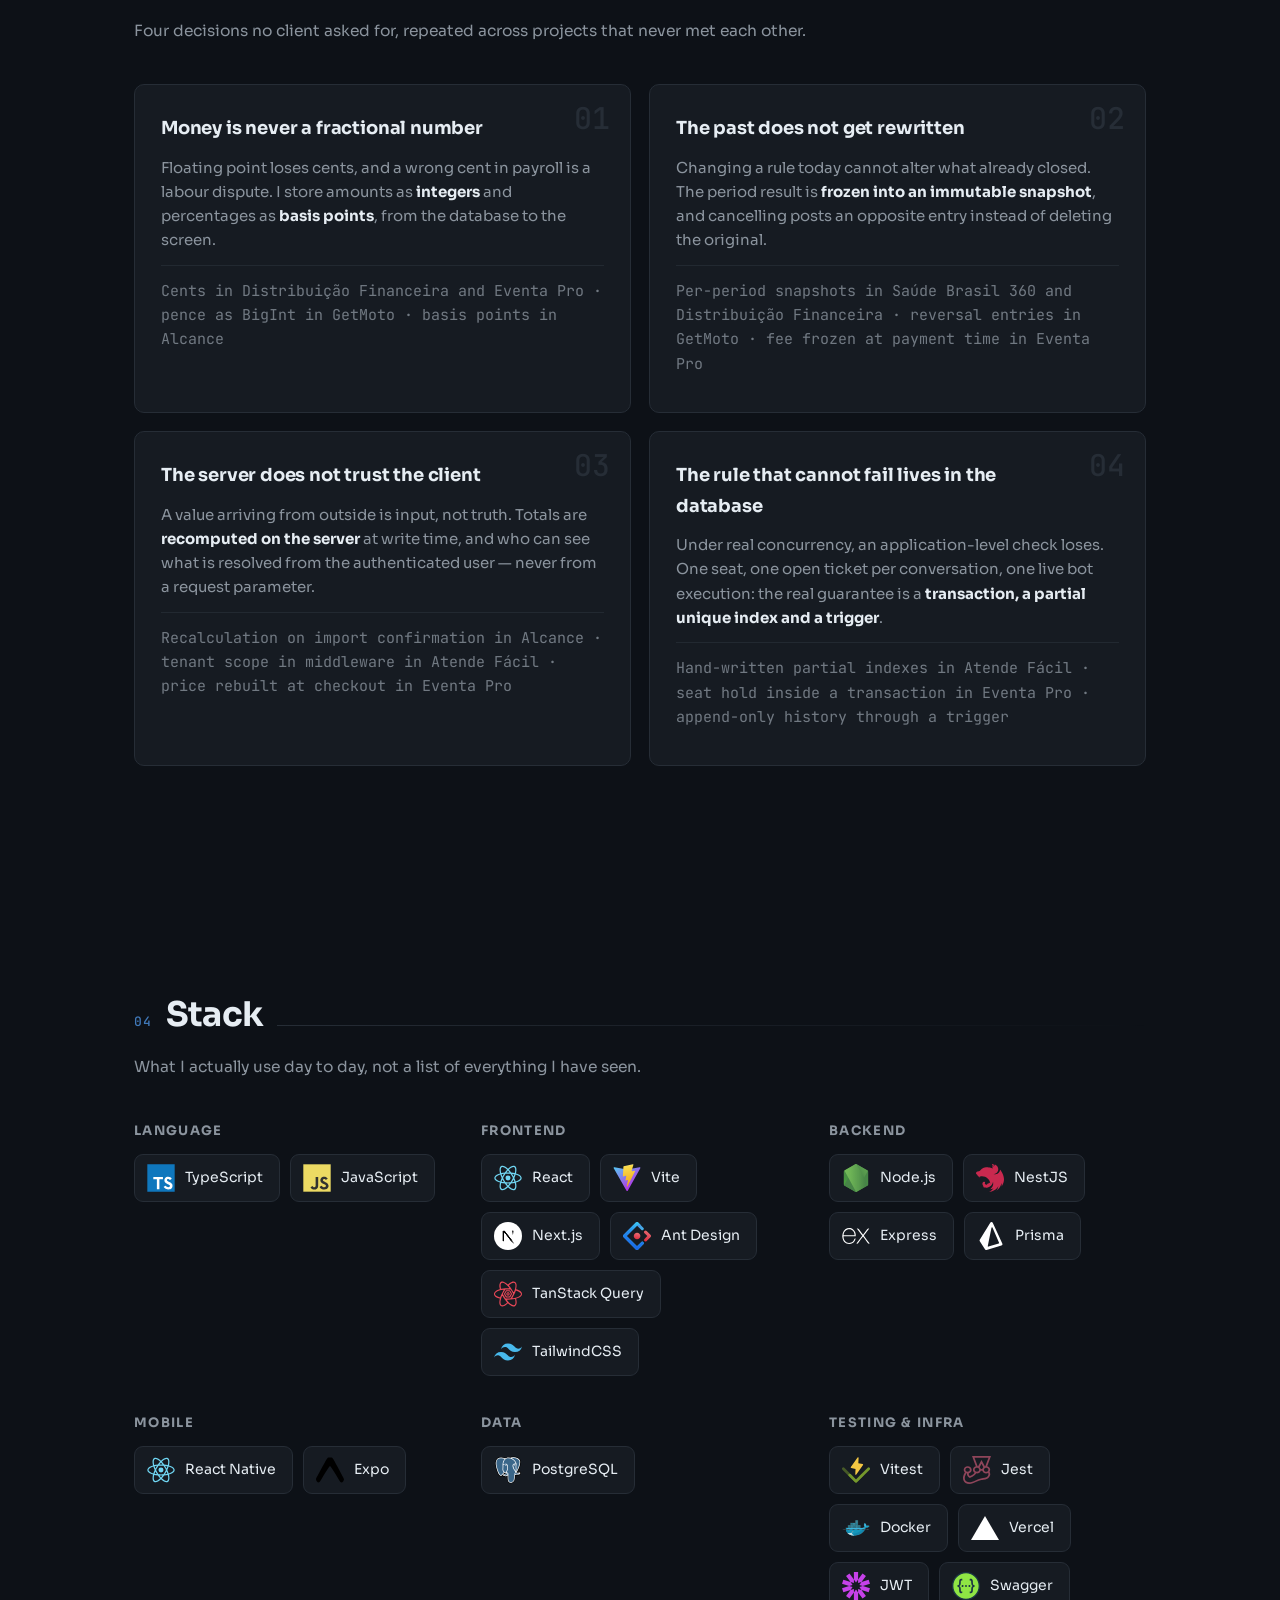
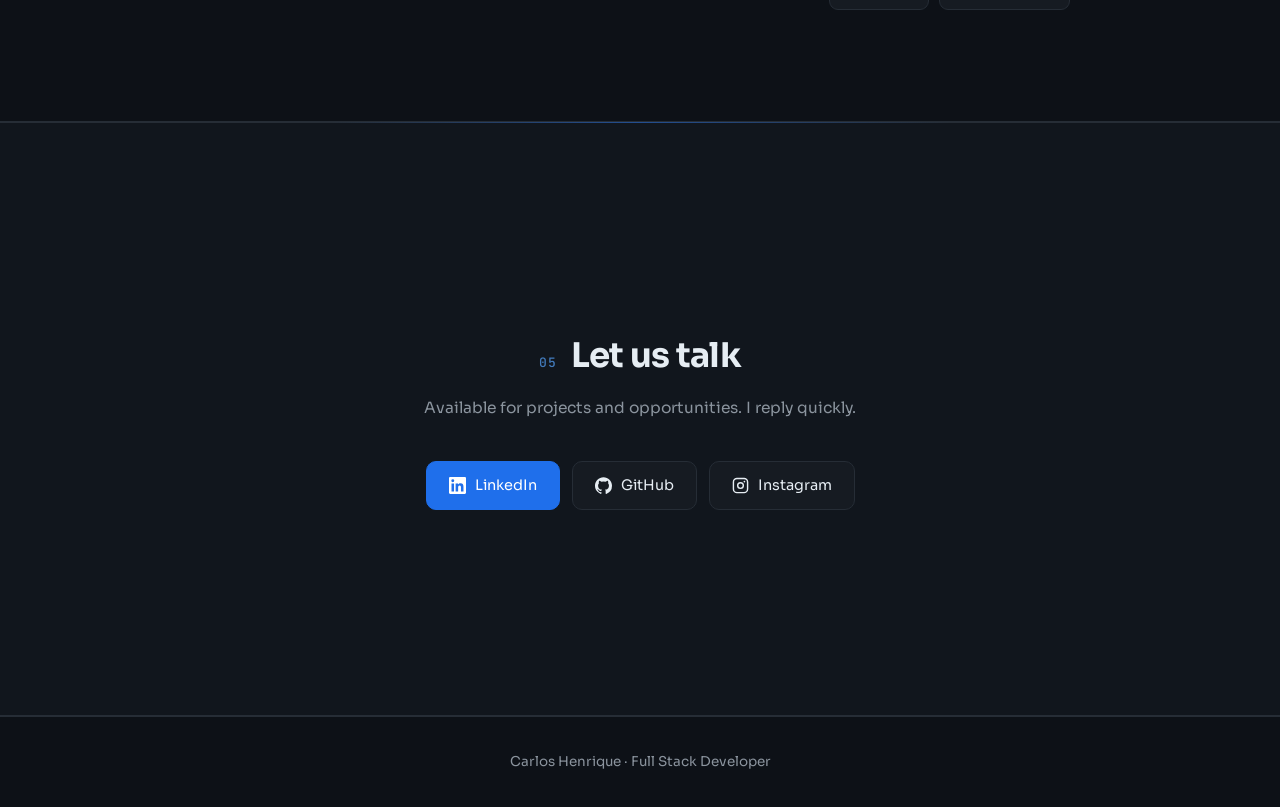
<file: en/index.html>
<!doctype html>
<html lang="en">
<head>
<meta charset="utf-8">
<meta name="viewport" content="width=device-width, initial-scale=1">
<script>document.documentElement.classList.add('js');</script>
<!-- a classe .js habilita a animacao de entrada; sem ela o conteudo
     aparece direto, entao uma falha de script nunca deixa a pagina vazia -->
<title>Carlos Henrique — Full Stack Developer</title>
<meta name="description" content="Full stack developer and systems architect. Public-health indicator dashboards, citizen-service platforms for city halls and management systems in production.">
<link rel="canonical" href="https://kralluz.github.io/en/">
<link rel="alternate" hreflang="pt-BR" href="https://kralluz.github.io/">
<link rel="alternate" hreflang="en" href="https://kralluz.github.io/en/">
<link rel="alternate" hreflang="x-default" href="https://kralluz.github.io/">
<meta name="robots" content="index, follow, max-image-preview:large, max-snippet:-1">
<meta name="author" content="Carlos Henrique">
<meta name="keywords" content="full stack developer, TypeScript, React, NestJS, Prisma, PostgreSQL, React Native, govtech, public health software, multi-tenant, Brazil, remote">

<!-- compartilhamento: WhatsApp, LinkedIn, Slack, Telegram, X -->
<meta property="og:type" content="profile">
<meta property="og:site_name" content="Carlos Henrique">
<meta property="og:locale" content="en_US">
<meta property="og:locale:alternate" content="pt_BR">
<meta property="og:title" content="Carlos Henrique — Full Stack Developer">
<meta property="og:description" content="Full stack developer and systems architect. Public-health indicator dashboards, citizen-service platforms for city halls and management systems in production.">
<meta property="og:url" content="https://kralluz.github.io/en/">
<meta property="og:image" content="https://kralluz.github.io/assets/og.png">
<meta property="og:image:width" content="1200">
<meta property="og:image:height" content="630">
<meta property="og:image:alt" content="Carlos Henrique — Full Stack Developer">
<meta name="twitter:card" content="summary_large_image">
<meta name="twitter:title" content="Carlos Henrique — Full Stack Developer">
<meta name="twitter:description" content="Full stack developer and systems architect. Public-health indicator dashboards, citizen-service platforms for city halls and management systems in production.">
<meta name="twitter:image" content="https://kralluz.github.io/assets/og.png">

<link rel="icon" href="../assets/perfil.jpg">
<link rel="preconnect" href="https://fonts.googleapis.com">
<link rel="preconnect" href="https://fonts.gstatic.com" crossorigin>
<link href="https://fonts.googleapis.com/css2?family=Sora:wght@400;600;700&family=JetBrains+Mono:wght@400;500&display=swap" rel="stylesheet">
<link rel="stylesheet" href="../style.css">

<script type="application/ld+json">
{
  "@context": "https://schema.org",
  "@graph": [
    {
      "@type": "Person",
      "@id": "https://kralluz.github.io/#carlos",
      "name": "Carlos Henrique",
      "alternateName": "kralluz",
      "jobTitle": "Full Stack Developer",
      "description": "Full stack developer and systems architect. Builds public-health indicator dashboards, citizen-service platforms for city halls and financial management systems in production.",
      "url": "https://kralluz.github.io/en/",
      "image": "https://kralluz.github.io/assets/perfil.jpg",
      "sameAs": [
        "https://github.com/kralluz",
        "https://www.linkedin.com/in/carlosklz/",
        "https://www.instagram.com/klz.carlos/"
      ],
      "knowsLanguage": ["pt-BR", "en"],
      "knowsAbout": [
        "TypeScript", "React", "React Native", "Node.js", "NestJS", "Express",
        "Prisma", "PostgreSQL", "Expo", "Docker", "multi-tenant architecture",
        "financial systems", "digital public health", "govtech"
      ],
      "alumniOf": [
        { "@type": "EducationalOrganization", "name": "Kenzie Academy Brasil" },
        { "@type": "EducationalOrganization", "name": "Instituto Federal Goiano" }
      ]
    },
    {
      "@type": "WebSite",
      "@id": "https://kralluz.github.io/en/#site",
      "url": "https://kralluz.github.io/en/",
      "name": "Carlos Henrique — Portfolio",
      "description": "Full stack developer and systems architect. Public-health indicator dashboards, citizen-service platforms for city halls and management systems in production.",
      "inLanguage": "en",
      "author": { "@id": "https://kralluz.github.io/#carlos" }
    },
    {
      "@type": "ProfilePage",
      "@id": "https://kralluz.github.io/en/#pagina",
      "url": "https://kralluz.github.io/en/",
      "name": "Carlos Henrique — Full Stack Developer",
      "inLanguage": "en",
      "isPartOf": { "@id": "https://kralluz.github.io/en/#site" },
      "about": { "@id": "https://kralluz.github.io/#carlos" },
      "hasPart": [
        {
          "@type": "SoftwareApplication",
          "name": "Saude Brasil 360",
          "url": "https://kralluz.github.io/en/projects/saude-brasil-360.html",
          "description": "Calculates and proves the primary-care indicators required by the Brazilian Ministry of Health from each city hall's electronic health record.",
          "applicationCategory": "BusinessApplication",
          "operatingSystem": "Web",
          "author": { "@id": "https://kralluz.github.io/#carlos" }
        },
        {
          "@type": "SoftwareApplication",
          "name": "Atende Facil",
          "url": "https://kralluz.github.io/en/projects/atende-facil.html",
          "description": "Citizen-service platform for city halls: multi-channel WhatsApp, tickets with protocol, Kanban board and a visual service bot.",
          "applicationCategory": "BusinessApplication",
          "operatingSystem": "Web",
          "author": { "@id": "https://kralluz.github.io/#carlos" }
        },
        {
          "@type": "SoftwareApplication",
          "name": "Alcance",
          "url": "https://kralluz.github.io/en/projects/alcance.html",
          "description": "Contract and commission management for a benefits broker, with OCR-based billing import.",
          "applicationCategory": "BusinessApplication",
          "operatingSystem": "Web",
          "author": { "@id": "https://kralluz.github.io/#carlos" }
        },
        {
          "@type": "SoftwareApplication",
          "name": "Distribuicao Financeira",
          "url": "https://kralluz.github.io/en/projects/distribuicao-financeira.html",
          "description": "Offline-first Android personal budgeting app, published on Google Play.",
          "applicationCategory": "FinanceApplication",
          "operatingSystem": "Android",
          "author": { "@id": "https://kralluz.github.io/#carlos" }
        },
        {
          "@type": "SoftwareApplication",
          "name": "Eventa Pro",
          "url": "https://kralluz.github.io/en/projects/eventa-pro.html",
          "description": "Running-event sign-up platform with price tiers, payment, QR-code tickets and organiser payouts.",
          "applicationCategory": "BusinessApplication",
          "operatingSystem": "Web",
          "author": { "@id": "https://kralluz.github.io/#carlos" }
        },
        {
          "@type": "SoftwareApplication",
          "name": "CRM GetMoto",
          "url": "https://kralluz.github.io/en/projects/crm-getmoto.html",
          "description": "Motorcycle workshop management in the United Kingdom: work orders, stock, cash book and payroll.",
          "applicationCategory": "BusinessApplication",
          "operatingSystem": "Web",
          "author": { "@id": "https://kralluz.github.io/#carlos" }
        }
      ]
    }
  ]
}
</script>
</head>
<body>


<nav class="nav" id="nav">
  <div class="container nav-interno">
    <a class="nav-marca" href="#topo">
      <img src="../assets/perfil.jpg" alt="" width="28" height="28">
      <span>carlos<em>.</em>klz</span>
    </a>
    <ul class="nav-links">
      <li><a href="#sobre">About</a></li>
      <li><a href="#projetos">Projects</a></li>
      <li><a href="#metodo">Method</a></li>
      <li><a href="#stack">Stack</a></li>
      <li><a href="#contato">Contact</a></li>
      <li><a class="troca-idioma" href="../" hreflang="pt-BR" title="Ler em português" aria-label="Ler em português"><svg class="bandeira" viewBox="0 0 30 20" aria-hidden="true"><use href="#f-br"/></svg>PT</a></li>
    </ul>
  </div>
  <div class="nav-progresso" id="progresso"></div>
</nav>

<!-- ícones SVG reutilizáveis: definidos uma vez, usados com <use> -->
<svg width="0" height="0" style="position:absolute" aria-hidden="true">
  <symbol id="i-seta" viewBox="0 0 24 24" fill="none" stroke="currentColor" stroke-width="2" stroke-linecap="round" stroke-linejoin="round">
    <path d="M5 12h14M13 6l6 6-6 6"/>
  </symbol>
  <symbol id="i-github" viewBox="0 0 24 24" fill="currentColor">
    <path d="M12 .5C5.37.5 0 5.87 0 12.5c0 5.3 3.44 9.8 8.21 11.39.6.11.82-.26.82-.58v-2.03c-3.34.73-4.04-1.61-4.04-1.61-.55-1.39-1.33-1.76-1.33-1.76-1.09-.75.08-.73.08-.73 1.2.09 1.84 1.24 1.84 1.24 1.07 1.834 2.81 1.304 3.5.997.11-.776.42-1.305.76-1.605-2.67-.3-5.47-1.335-5.47-5.94 0-1.31.47-2.38 1.24-3.22-.12-.3-.54-1.52.12-3.17 0 0 1.01-.32 3.3 1.23a11.5 11.5 0 016 0c2.29-1.55 3.3-1.23 3.3-1.23.66 1.65.24 2.87.12 3.17.77.84 1.24 1.91 1.24 3.22 0 4.61-2.81 5.63-5.49 5.93.43.37.82 1.1.82 2.22v3.29c0 .32.21.7.82.58A12.01 12.01 0 0024 12.5C24 5.87 18.63.5 12 .5z"/>
  </symbol>
  <symbol id="i-linkedin" viewBox="0 0 24 24" fill="currentColor">
    <path d="M20.45 20.45h-3.56v-5.57c0-1.33-.03-3.04-1.85-3.04-1.85 0-2.14 1.45-2.14 2.94v5.67H9.35V9h3.41v1.56h.05c.48-.9 1.63-1.85 3.36-1.85 3.6 0 4.27 2.37 4.27 5.45v6.29zM5.34 7.43a2.06 2.06 0 110-4.13 2.06 2.06 0 010 4.13zM7.12 20.45H3.55V9h3.57v11.45zM22.22 0H1.77C.79 0 0 .77 0 1.72v20.56C0 23.23.79 24 1.77 24h20.45c.98 0 1.78-.77 1.78-1.72V1.72C24 .77 23.2 0 22.22 0z"/>
  </symbol>
  <symbol id="i-instagram" viewBox="0 0 24 24" fill="none" stroke="currentColor" stroke-width="2">
    <rect x="2" y="2" width="20" height="20" rx="5"/>
    <circle cx="12" cy="12" r="4"/>
    <circle cx="17.5" cy="6.5" r="1.2" fill="currentColor" stroke="none"/>
  </symbol>
  <symbol id="f-br" viewBox="0 0 30 20">
    <rect width="30" height="20" fill="#009b3a"/>
    <path d="M15 2.6 27.4 10 15 17.4 2.6 10Z" fill="#fedf00"/>
    <circle cx="15" cy="10" r="4.4" fill="#002776"/>
    <path d="M10.9 11.4a5.2 5.2 0 0 1 8.2 0" fill="none" stroke="#fff" stroke-width="1.3"/>
  </symbol>
  <symbol id="f-en" viewBox="0 0 30 20">
    <rect width="30" height="20" fill="#012169"/>
    <path d="M0 0 30 20M30 0 0 20" stroke="#fff" stroke-width="4.4"/>
    <path d="M0 0 30 20M30 0 0 20" stroke="#c8102e" stroke-width="2.2"/>
    <path d="M15 0v20M0 10h30" stroke="#fff" stroke-width="6.6"/>
    <path d="M15 0v20M0 10h30" stroke="#c8102e" stroke-width="3.8"/>
  </symbol>
</svg>


<!-- ==================== TOPO ==================== -->
<header class="hero" id="topo">
  <div class="container hero-grid">

    <div class="hero-texto revelar">
      <p class="hero-sup">Available for remote work</p>
      <h1>Carlos Henrique</h1>
      <p class="hero-cargo">Full Stack Developer · Systems architect</p>
      <p class="hero-frase">
        From the database to the layout. I turn noise into numbers, and numbers into decisions.
      </p>

      <div class="hero-acoes">
        <a class="btn btn-primario" href="#projetos">
          See projects
          <svg class="ico"><use href="#i-seta"/></svg>
        </a>
        <a class="btn" href="https://github.com/kralluz" target="_blank" rel="noopener">
          <svg class="ico"><use href="#i-github"/></svg>
          GitHub
        </a>
        <a class="btn" href="https://www.linkedin.com/in/carlosklz/" target="_blank" rel="noopener">
          <svg class="ico"><use href="#i-linkedin"/></svg>
          LinkedIn
        </a>
      </div>
    </div>

    <div class="hero-foto revelar" data-atraso="150">
      <div class="foto-moldura">
        <img src="../assets/perfil.jpg" alt="Carlos Henrique" width="230" height="230">
      </div>
      <span class="ponto-status" title="Available for work"></span>
    </div>

  </div>
</header>


<main>

  <!-- ==================== NÚMEROS ==================== -->
  <section class="faixa-numeros">
    <div class="container numeros">
      <div class="numero revelar">
        <strong data-contar="5416">0</strong>
        <span>commits</span>
      </div>
      <div class="numero revelar" data-atraso="100">
        <strong data-contar="3818">0</strong>
        <span>contributions in the last year</span>
      </div>
      <div class="numero revelar" data-atraso="200">
        <strong data-contar="57" data-sufixo="%">0</strong>
        <span>of repositories in TypeScript</span>
      </div>
      <div class="numero revelar" data-atraso="300">
        <strong data-contar="6">0</strong>
        <span>products in production</span>
      </div>
    </div>
  </section>


  <!-- ==================== SOBRE ==================== -->
  <section class="secao" id="sobre">
    <div class="container">
      <h2 class="revelar"><span class="num-secao">01</span>About</h2>
      <div class="sobre-grid">
        <div class="revelar">
          <p>
            I build products that run in production and get used every day — public-health indicator
            dashboards across dozens of municipalities, citizen-service platforms sold to city
            halls, and financial and contract management systems.
          </p>
          <p>
            I work across every layer: database modelling, API, frontend, mobile and deployment.
            What interests me is not the pretty screen on its own, it is the whole path — from
            the raw record arriving out of a government system to the decision someone makes
            looking at a number.
          </p>
        </div>
        <ul class="lista-marcada revelar" data-atraso="120">
          <li>Full Stack programme at <strong>Kenzie Academy Brasil</strong> (2023)</li>
          <li>BSc in <strong>Information Systems</strong> — Instituto Federal Goiano</li>
          <li>Integration with <strong>Brazilian public-health systems</strong></li>
          <li>Institutional systems for healthcare and public administration</li>
          <li>TypeScript end to end</li>
        </ul>
      </div>
    </div>
  </section>


  <!-- ==================== PROJETOS ==================== -->
  <section class="secao secao-alt" id="projetos">
    <div class="container">
      <h2 class="revelar"><span class="num-secao">02</span>Projects</h2>
      <p class="secao-sub revelar">
        Products in production. Most of them live in private client repositories.
      </p>

      <div class="projetos">

        <a class="projeto revelar" href="projects/saude-brasil-360.html">
          <span class="projeto-num">01</span>
          <div class="projeto-topo">
            <h3>Saúde Brasil 360</h3>
            <span class="etiqueta">public health</span>
          </div>
          <p class="projeto-problema">
            <strong>The problem:</strong> federal primary-care funding depends on indicators each
            municipality must calculate and prove — and the data arrived too late, too
            aggregated.
          </p>
          <p>
            Computes the Ministry of Health's official indicators from each city hall's
            electronic health record, produces named patient lists for outreach and issues the
            official public-health billing documents.
          </p>
          <p class="mini-numeros">598 endpoints · 92 tables · 30+ modules</p>
          <ul class="stack"><li>React</li><li>TypeScript</li><li>Express</li><li>Prisma</li><li>PostgreSQL</li></ul>
          <span class="projeto-link">See details <svg class="ico"><use href="#i-seta"/></svg></span>
        </a>

        <a class="projeto revelar" data-atraso="80" href="projects/atende-facil.html">
          <span class="projeto-num">02</span>
          <div class="projeto-topo">
            <h3>Atende Fácil</h3>
            <span class="etiqueta">citizen services</span>
          </div>
          <p class="projeto-problema">
            <strong>The problem:</strong> a citizen messages the city hall's WhatsApp and the request
            dies inside the conversation — no protocol, no deadline, no owner.
          </p>
          <p>
            Brings the organisation's several WhatsApp numbers, the formal ticket with protocol, a
            bot built on screen and the portal where citizens track requests without signing in
            into one panel. Multi-organisation from the ground up, isolated at the database level.
          </p>
          <p class="mini-numeros">293 endpoints · 66 tables · 25 modules</p>
          <ul class="stack"><li>React</li><li>TypeScript</li><li>Express</li><li>Prisma</li><li>React Flow</li></ul>
          <span class="projeto-link">See details <svg class="ico"><use href="#i-seta"/></svg></span>
        </a>

        <a class="projeto revelar" data-atraso="160" href="projects/alcance.html">
          <span class="projeto-num">03</span>
          <div class="projeto-topo">
            <h3>Alcance</h3>
            <span class="etiqueta">commercial management</span>
          </div>
          <p class="projeto-problema">
            <strong>The problem:</strong> every supplier sends billing in a different layout — Excel,
            PDF, sometimes a photo of a screen — and someone retypes all of it by hand.
          </p>
          <p>
            An import that reads the file with OCR, learns each supplier's layout and matches every
            row to the right contract. Splits commission across several reps with cents that add
            up, and watches the portfolio on its own by email.
          </p>
          <p class="mini-numeros">91 endpoints · 26 tables · 15 modules</p>
          <ul class="stack"><li>React</li><li>TypeScript</li><li>Express</li><li>Prisma</li><li>Tesseract</li></ul>
          <span class="projeto-link">See details <svg class="ico"><use href="#i-seta"/></svg></span>
        </a>

        <a class="projeto revelar" data-atraso="240" href="projects/distribuicao-financeira.html">
          <span class="projeto-num">04</span>
          <div class="projeto-topo">
            <h3>Distribuição Financeira</h3>
            <span class="etiqueta">mobile</span>
            <span class="selo-loja">On Google Play</span>
          </div>
          <p class="projeto-problema">
            <strong>The problem:</strong> people who budget in a spreadsheet quit in the third week —
            and the expense gets entered on the bus, with no signal.
          </p>
          <p>
            An app that splits the month's income across user-defined categories, tracks debts and
            closes each month into a snapshot that never changes. Works offline and syncs when the
            connection returns, without duplicating entries.
          </p>
          <p class="mini-numeros">73 endpoints · 25 tables · 24 screens</p>
          <ul class="stack"><li>React Native</li><li>Expo</li><li>NestJS</li><li>Prisma</li><li>SQLite</li></ul>
          <span class="projeto-link">See details <svg class="ico"><use href="#i-seta"/></svg></span>
        </a>

        <a class="projeto revelar" data-atraso="320" href="projects/eventa-pro.html">
          <span class="projeto-num">05</span>
          <div class="projeto-topo">
            <h3>Eventa Pro</h3>
            <span class="etiqueta">events</span>
          </div>
          <p class="projeto-problema">
            <strong>The problem:</strong> race organisers run sign-ups through a form and take payment
            by hand — no ticket, no seat control, checking names on printed paper at the start
            line.
          </p>
          <p>
            Date-based price tiers, coupons, payment by instant transfer or card, and a QR-code
            ticket for check-in. After the race, results and certificate. The seat is held inside
            a transaction, so two people never take the last one.
          </p>
          <p class="mini-numeros">143 endpoints · 19 tables · 71 screens</p>
          <ul class="stack"><li>React 19</li><li>NestJS</li><li>Prisma</li><li>PostgreSQL</li><li>Tailwind</li></ul>
          <span class="projeto-link">See details <svg class="ico"><use href="#i-seta"/></svg></span>
        </a>

        <a class="projeto revelar" data-atraso="400" href="projects/crm-getmoto.html">
          <span class="projeto-num">06</span>
          <div class="projeto-topo">
            <h3>CRM GetMoto</h3>
            <span class="etiqueta">management</span>
          </div>
          <p class="projeto-problema">
            <strong>The problem:</strong> work orders, stock and payroll in separate places, none of
            them talking to the cash book — nobody knew what the month actually closed at.
          </p>
          <p>
            Motorcycle workshop management running in the United Kingdom. The work order adds parts
            and labour, deducts stock and posts to the cash book in the same transaction; payroll
            computes overtime and advances in whole pence, with no rounding.
          </p>
          <p class="mini-numeros">96 endpoints · 18 tables · 19 modules</p>
          <ul class="stack"><li>React 19</li><li>TypeScript</li><li>Express</li><li>Prisma</li><li>Ant Design</li></ul>
          <span class="projeto-link">See details <svg class="ico"><use href="#i-seta"/></svg></span>
        </a>

      </div>
    </div>
  </section>


  <!-- ==================== COMO EU TRABALHO ==================== -->
  <section class="secao" id="metodo">
    <div class="container">
      <h2 class="revelar"><span class="num-secao">03</span>How I work</h2>
      <p class="secao-sub revelar">
        Four decisions no client asked for, repeated across projects that never met each other.
      </p>

      <div class="metodo">

        <article class="principio revelar">
          <span class="principio-num">01</span>
          <h3>Money is never a fractional number</h3>
          <p>
            Floating point loses cents, and a wrong cent in payroll is a labour dispute. I store
            amounts as <strong>integers</strong> and percentages as <strong>basis
            points</strong>, from the database to the screen.
          </p>
          <p class="principio-onde">
            Cents in Distribuição Financeira and Eventa Pro · pence as BigInt in GetMoto ·
            basis points in Alcance
          </p>
        </article>

        <article class="principio revelar" data-atraso="80">
          <span class="principio-num">02</span>
          <h3>The past does not get rewritten</h3>
          <p>
            Changing a rule today cannot alter what already closed. The period result is
            <strong>frozen into an immutable snapshot</strong>, and cancelling posts an opposite
            entry instead of deleting the original.
          </p>
          <p class="principio-onde">
            Per-period snapshots in Saúde Brasil 360 and Distribuição Financeira · reversal entries
            in GetMoto · fee frozen at payment time in Eventa Pro
          </p>
        </article>

        <article class="principio revelar" data-atraso="160">
          <span class="principio-num">03</span>
          <h3>The server does not trust the client</h3>
          <p>
            A value arriving from outside is input, not truth. Totals are
            <strong>recomputed on the server</strong> at write time, and who can see what is
            resolved from the authenticated user — never from a request parameter.
          </p>
          <p class="principio-onde">
            Recalculation on import confirmation in Alcance · tenant scope in middleware in Atende
            Fácil · price rebuilt at checkout in Eventa Pro
          </p>
        </article>

        <article class="principio revelar" data-atraso="240">
          <span class="principio-num">04</span>
          <h3>The rule that cannot fail lives in the database</h3>
          <p>
            Under real concurrency, an application-level check loses. One seat, one open ticket per
            conversation, one live bot execution: the real guarantee is a
            <strong>transaction, a partial unique index and a trigger</strong>.
          </p>
          <p class="principio-onde">
            Hand-written partial indexes in Atende Fácil · seat hold inside a transaction in Eventa
            Pro · append-only history through a trigger
          </p>
        </article>

      </div>
    </div>
  </section>


  <!-- ==================== STACK ==================== -->
  <section class="secao" id="stack">
    <div class="container">
      <h2 class="revelar"><span class="num-secao">04</span>Stack</h2>
      <p class="secao-sub revelar">What I actually use day to day, not a list of everything I have seen.</p>

      <div class="stack-grid">
        <div class="stack-bloco revelar">
          <h3>Language</h3>
          <ul class="stack stack-icones">
            <li>
              <img src="../assets/tec/typescript.svg" alt="" width="28" height="28" loading="lazy">
              TypeScript
            </li>
            <li>
              <img src="../assets/tec/javascript.svg" alt="" width="28" height="28" loading="lazy">
              JavaScript
            </li>
          </ul>
        </div>
        <div class="stack-bloco revelar" data-atraso="70">
          <h3>Frontend</h3>
          <ul class="stack stack-icones">
            <li>
              <img src="../assets/tec/react.svg" alt="" width="28" height="28" loading="lazy">
              React
            </li>
            <li>
              <img src="../assets/tec/vite.svg" alt="" width="28" height="28" loading="lazy">
              Vite
            </li>
            <li>
              <img src="../assets/tec/nextjs.svg" alt="" width="28" height="28" loading="lazy">
              Next.js
            </li>
            <li>
              <img src="../assets/tec/antdesign.svg" alt="" width="28" height="28" loading="lazy">
              Ant Design
            </li>
            <li>
              <img src="../assets/tec/reactquery.svg" alt="" width="28" height="28" loading="lazy">
              TanStack Query
            </li>
            <li>
              <img src="../assets/tec/tailwind.svg" alt="" width="28" height="28" loading="lazy">
              TailwindCSS
            </li>
          </ul>
        </div>
        <div class="stack-bloco revelar" data-atraso="140">
          <h3>Backend</h3>
          <ul class="stack stack-icones">
            <li>
              <img src="../assets/tec/nodejs.svg" alt="" width="28" height="28" loading="lazy">
              Node.js
            </li>
            <li>
              <img src="../assets/tec/nestjs.svg" alt="" width="28" height="28" loading="lazy">
              NestJS
            </li>
            <li>
              <img src="../assets/tec/express.svg" alt="" width="28" height="28" loading="lazy">
              Express
            </li>
            <li>
              <img src="../assets/tec/prisma.svg" alt="" width="28" height="28" loading="lazy">
              Prisma
            </li>
          </ul>
        </div>
        <div class="stack-bloco revelar" data-atraso="210">
          <h3>Mobile</h3>
          <ul class="stack stack-icones">
            <li>
              <img src="../assets/tec/react.svg" alt="" width="28" height="28" loading="lazy">
              React Native
            </li>
            <li>
              <img src="../assets/tec/expo.svg" alt="" width="28" height="28" loading="lazy">
              Expo
            </li>
          </ul>
        </div>
        <div class="stack-bloco revelar" data-atraso="280">
          <h3>Data</h3>
          <ul class="stack stack-icones">
            <li>
              <img src="../assets/tec/postgresql.svg" alt="" width="28" height="28" loading="lazy">
              PostgreSQL
            </li>
          </ul>
        </div>
        <div class="stack-bloco revelar" data-atraso="350">
          <h3>Testing &amp; Infra</h3>
          <ul class="stack stack-icones">
            <li>
              <img src="../assets/tec/vitest.svg" alt="" width="28" height="28" loading="lazy">
              Vitest
            </li>
            <li>
              <img src="../assets/tec/jest.svg" alt="" width="28" height="28" loading="lazy">
              Jest
            </li>
            <li>
              <img src="../assets/tec/docker.svg" alt="" width="28" height="28" loading="lazy">
              Docker
            </li>
            <li>
              <img src="../assets/tec/vercel.svg" alt="" width="28" height="28" loading="lazy">
              Vercel
            </li>
            <li>
              <img src="../assets/tec/jwt.svg" alt="" width="28" height="28" loading="lazy">
              JWT
            </li>
            <li>
              <img src="../assets/tec/swagger.svg" alt="" width="28" height="28" loading="lazy">
              Swagger
            </li>
          </ul>
        </div>
      </div>
    </div>
  </section>


  <!-- ==================== CONTATO ==================== -->
  <section class="secao secao-alt" id="contato">
    <div class="container centro">
      <h2 class="revelar"><span class="num-secao">05</span>Let us talk</h2>
      <p class="secao-sub revelar">Available for projects and opportunities. I reply quickly.</p>
      <div class="hero-acoes centralizado revelar" data-atraso="100">
        <a class="btn btn-primario" href="https://www.linkedin.com/in/carlosklz/" target="_blank" rel="noopener">
          <svg class="ico"><use href="#i-linkedin"/></svg>
          LinkedIn
        </a>
        <a class="btn" href="https://github.com/kralluz" target="_blank" rel="noopener">
          <svg class="ico"><use href="#i-github"/></svg>
          GitHub
        </a>
        <a class="btn" href="https://www.instagram.com/klz.carlos/" target="_blank" rel="noopener">
          <svg class="ico"><use href="#i-instagram"/></svg>
          Instagram
        </a>
      </div>
    </div>
  </section>

</main>

<footer>
  <div class="container">
    <p>Carlos Henrique · Full Stack Developer</p>
  </div>
</footer>

<script src="../script.js"></script>
</body>
</html>
</file>
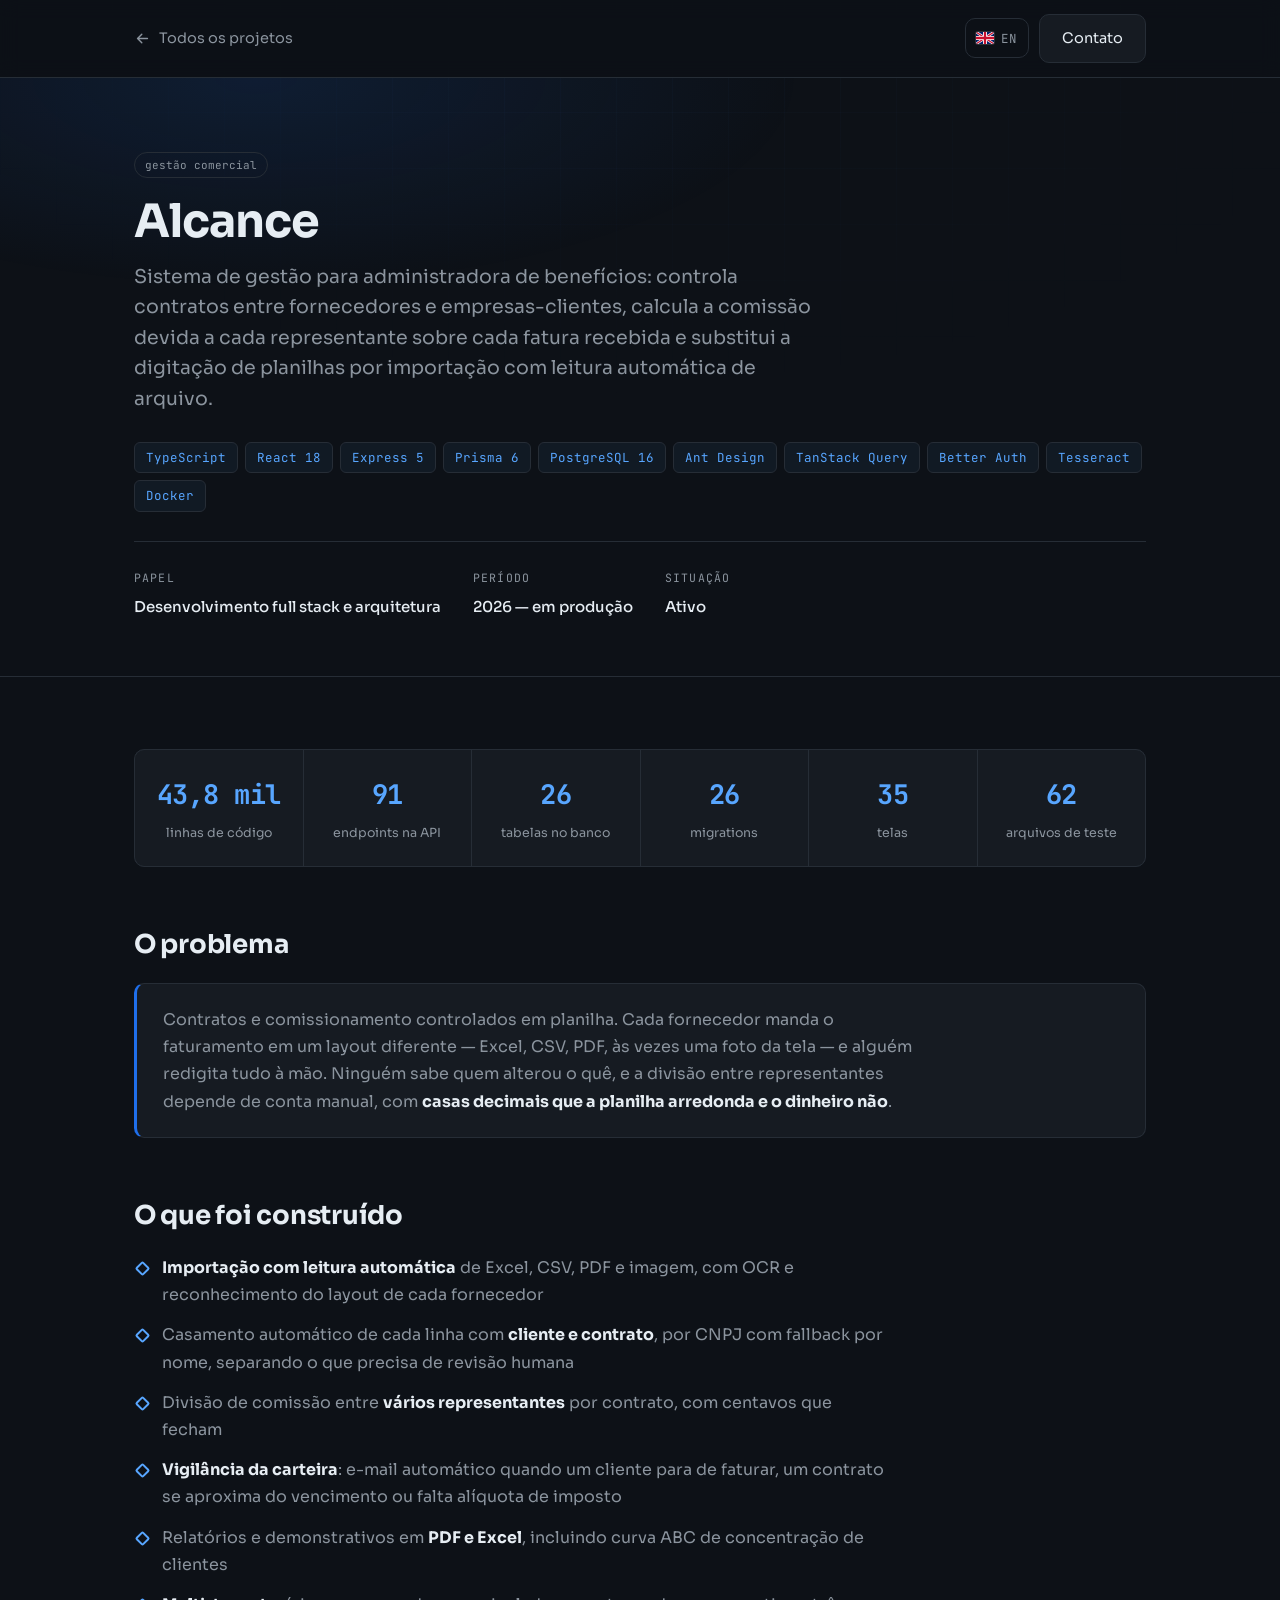
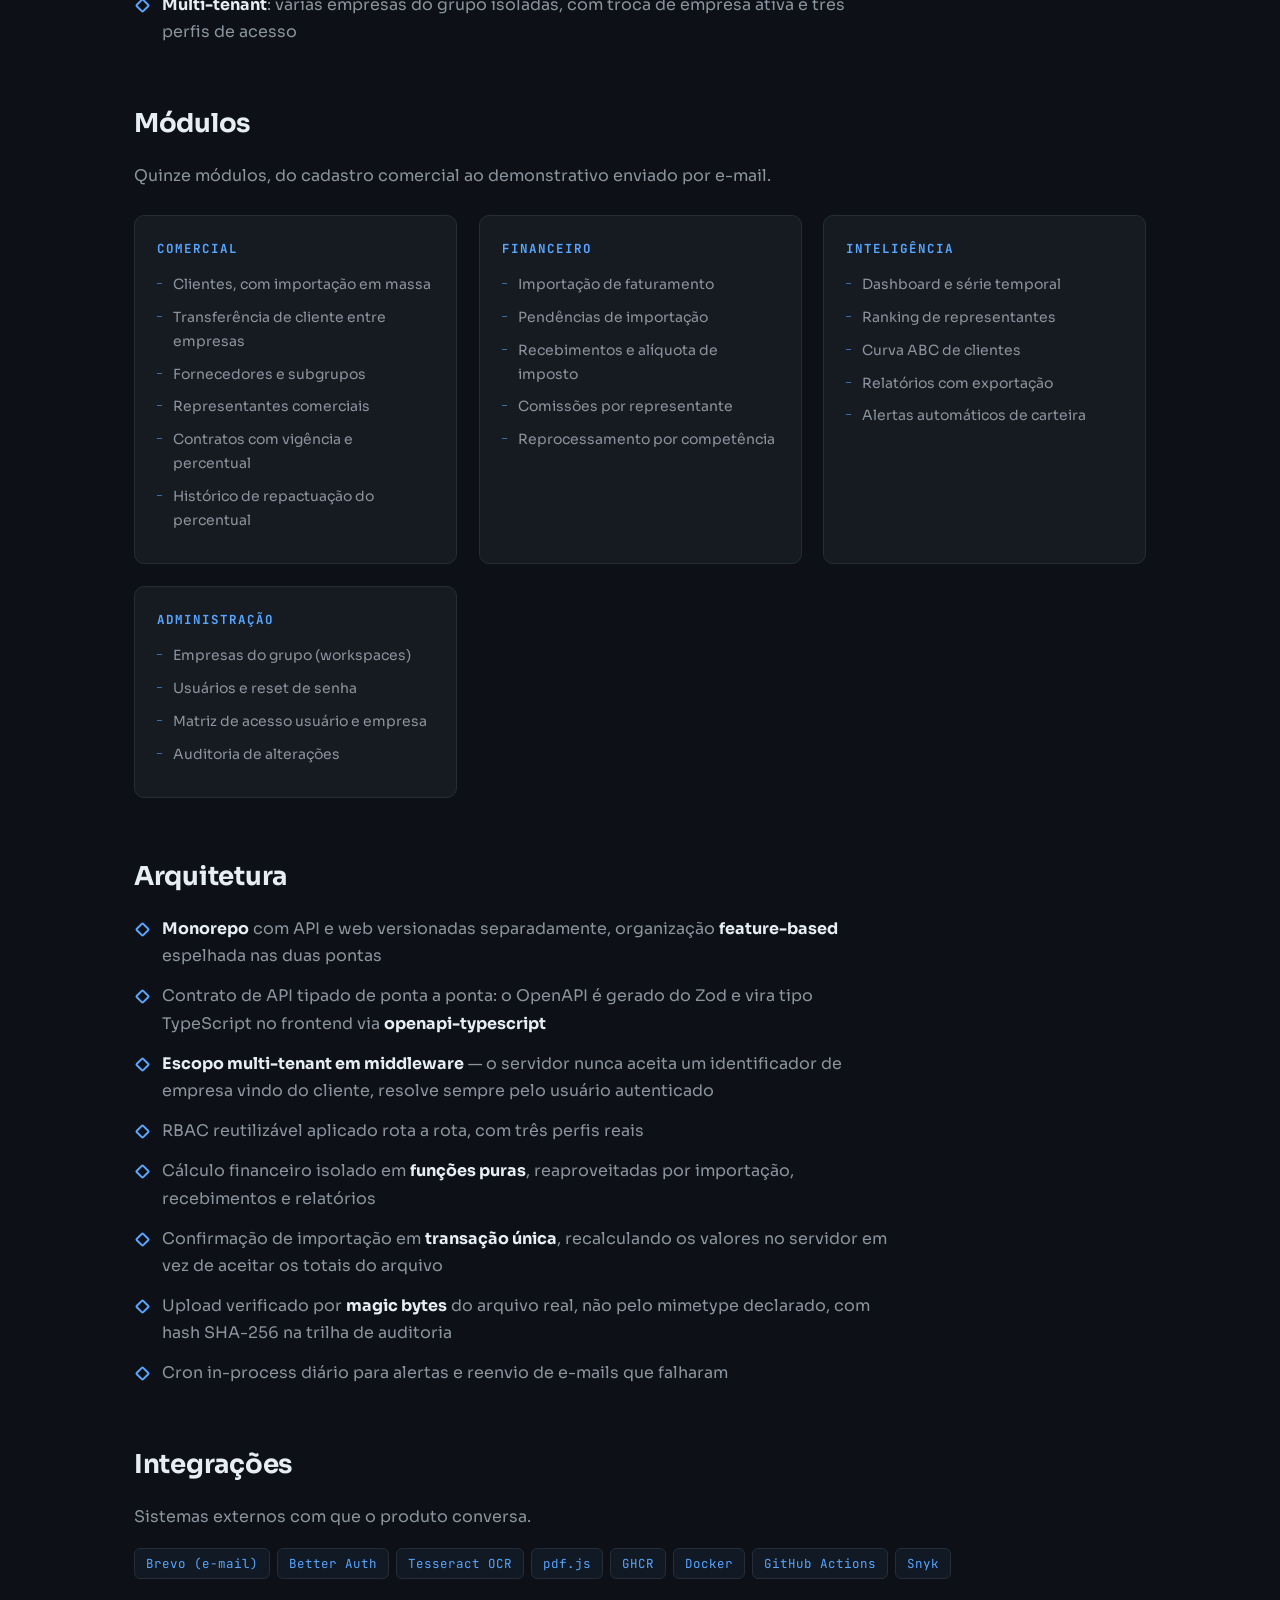
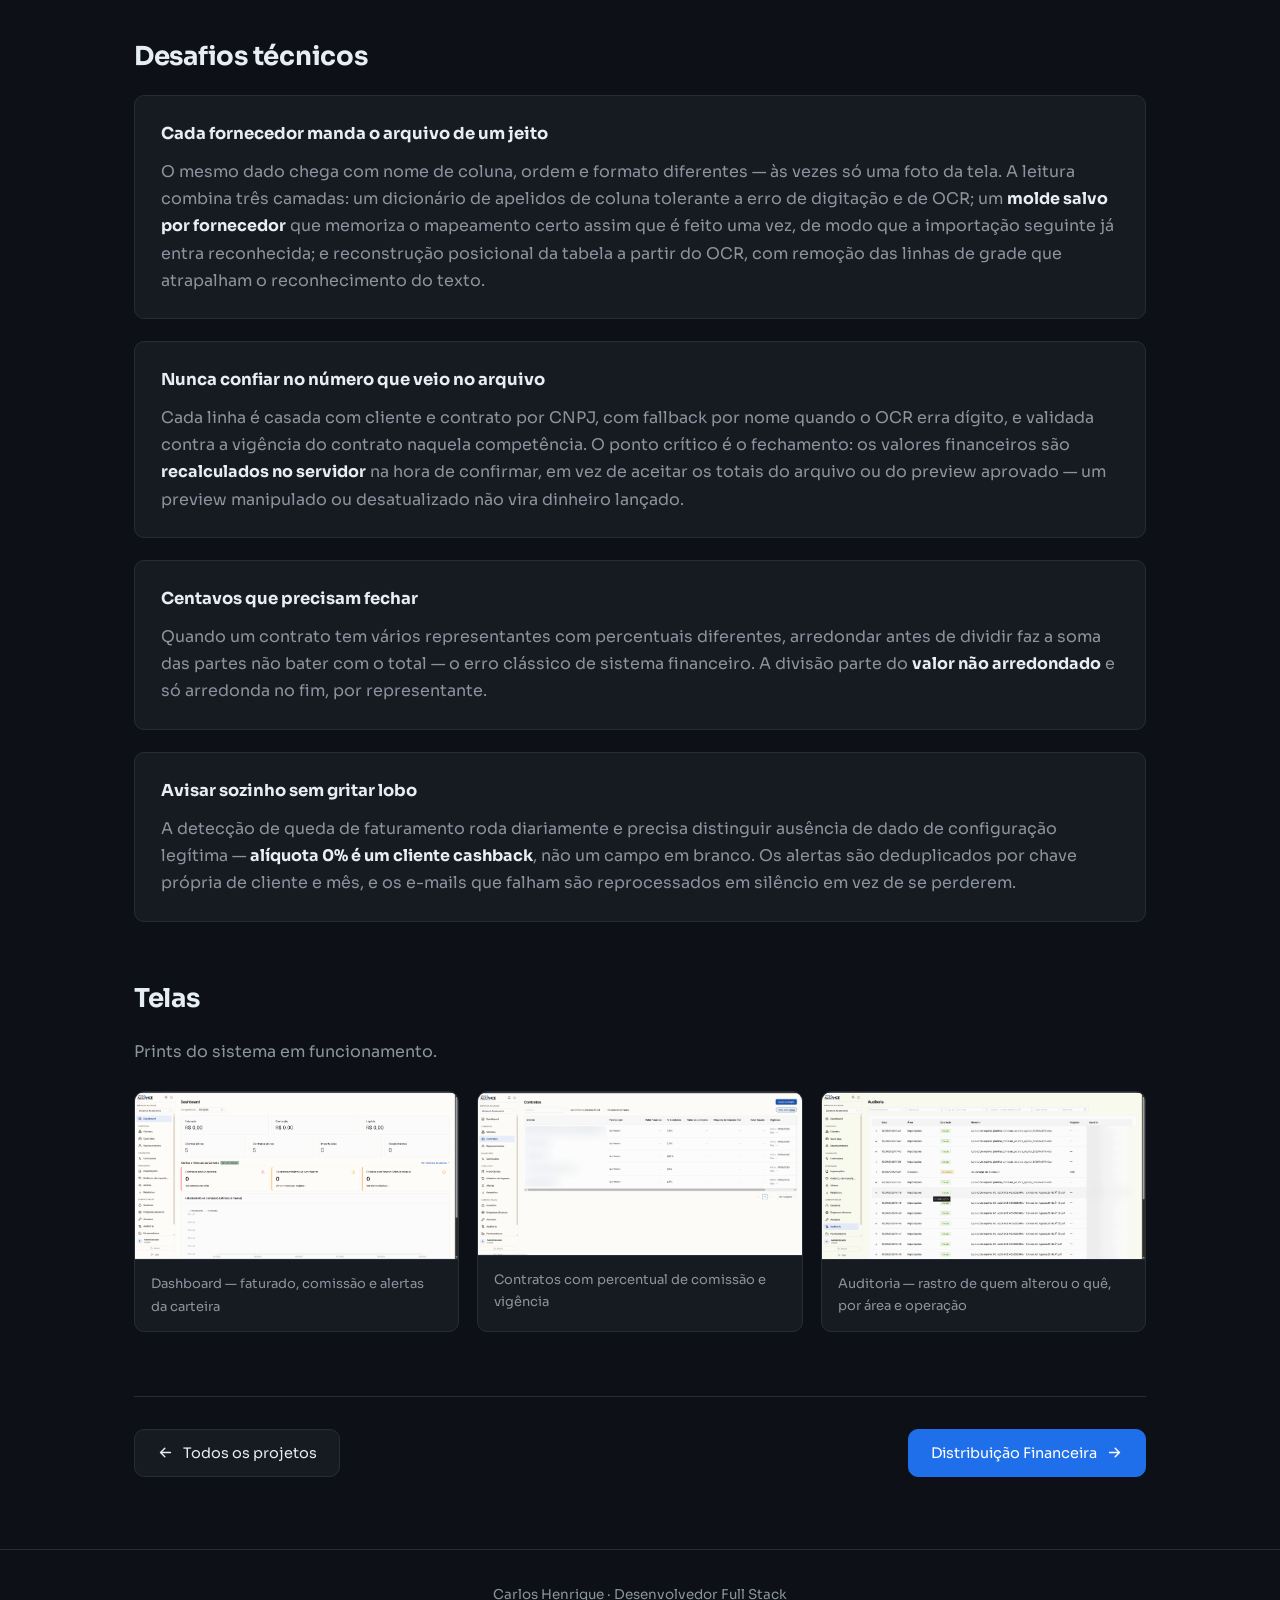
<file: projetos/alcance.html>
<!doctype html>
<html lang="pt-BR">
<head>
<meta charset="utf-8">
<meta name="viewport" content="width=device-width, initial-scale=1">
<script>document.documentElement.classList.add('js');</script>
<!-- a classe .js habilita a animacao de entrada; sem ela o conteudo
     aparece direto, entao uma falha de script nunca deixa a pagina vazia -->
<title>Alcance — Carlos Henrique</title>
<meta name="description" content="Sistema de gestão para administradora de benefícios: controla contratos entre fornecedores e empresas-clientes, calcula a comissão devida a cada representante sobre cada fatura recebida e substitui a digitação de planilhas por importação com leitura automática de arquivo.">
<link rel="canonical" href="https://kralluz.github.io/projetos/alcance.html">
<link rel="alternate" hreflang="pt-BR" href="https://kralluz.github.io/projetos/alcance.html">
<link rel="alternate" hreflang="en" href="https://kralluz.github.io/en/projects/alcance.html">
<link rel="alternate" hreflang="x-default" href="https://kralluz.github.io/projetos/alcance.html">
<meta name="robots" content="index, follow, max-image-preview:large, max-snippet:-1">
<meta name="author" content="Carlos Henrique">

<!-- compartilhamento: WhatsApp, LinkedIn, Slack, Telegram, X -->
<meta property="og:type" content="article">
<meta property="og:site_name" content="Carlos Henrique">
<meta property="og:locale" content="pt_BR">
<meta property="og:title" content="Alcance — Carlos Henrique">
<meta property="og:description" content="Sistema de gestão para administradora de benefícios: controla contratos entre fornecedores e empresas-clientes, calcula a comissão devida a cada representante sobre cada fatura recebida e substitui a digitação de planilhas por importação com leitura automática de arquivo.">
<meta property="og:url" content="https://kralluz.github.io/projetos/alcance.html">
<meta property="og:image" content="https://kralluz.github.io/assets/og.png">
<meta property="og:image:width" content="1200">
<meta property="og:image:height" content="630">
<meta property="og:image:alt" content="Alcance — Carlos Henrique">
<meta name="twitter:card" content="summary_large_image">
<meta name="twitter:title" content="Alcance — Carlos Henrique">
<meta name="twitter:description" content="Sistema de gestão para administradora de benefícios: controla contratos entre fornecedores e empresas-clientes, calcula a comissão devida a cada representante sobre cada fatura recebida e substitui a digitação de planilhas por importação com leitura automática de arquivo.">
<meta name="twitter:image" content="https://kralluz.github.io/assets/og.png">

<link rel="icon" href="../assets/perfil.jpg">
<link rel="preconnect" href="https://fonts.googleapis.com">
<link rel="preconnect" href="https://fonts.gstatic.com" crossorigin>
<link href="https://fonts.googleapis.com/css2?family=Sora:wght@400;600;700&family=JetBrains+Mono:wght@400;500&display=swap" rel="stylesheet">
<link rel="stylesheet" href="../style.css">
<link rel="stylesheet" href="../projetos/projeto.css">

<script type="application/ld+json">
{
  "@context": "https://schema.org",
  "@type": "SoftwareApplication",
  "name": "Alcance",
  "description": "Sistema de gestão para administradora de benefícios: controla contratos entre fornecedores e empresas-clientes, calcula a comissão devida a cada representante sobre cada fatura recebida e substitui a digitação de planilhas por importação com leitura automática de arquivo.",
  "url": "https://kralluz.github.io/projetos/alcance.html",
  "applicationCategory": "BusinessApplication",
  "operatingSystem": "Web",
  "inLanguage": "pt-BR",
  "author": {
    "@type": "Person",
    "name": "Carlos Henrique",
    "url": "https://kralluz.github.io",
    "jobTitle": "Desenvolvedor Full Stack",
    "sameAs": [
      "https://github.com/kralluz",
      "https://www.linkedin.com/in/carlosklz/"
    ]
  },
  "softwareRequirements": "TypeScript, React 18, Express 5, Prisma 6, PostgreSQL 16, Ant Design, TanStack Query, Better Auth, Tesseract, Docker"
}
</script>
</head>
<body>

<svg width="0" height="0" style="position:absolute" aria-hidden="true">
  <symbol id="i-seta" viewBox="0 0 24 24" fill="none" stroke="currentColor" stroke-width="2" stroke-linecap="round" stroke-linejoin="round">
    <path d="M5 12h14M13 6l6 6-6 6"/>
  </symbol>
  <symbol id="f-br" viewBox="0 0 30 20">
    <rect width="30" height="20" fill="#009b3a"/>
    <path d="M15 2.6 27.4 10 15 17.4 2.6 10Z" fill="#fedf00"/>
    <circle cx="15" cy="10" r="4.4" fill="#002776"/>
    <path d="M10.9 11.4a5.2 5.2 0 0 1 8.2 0" fill="none" stroke="#fff" stroke-width="1.3"/>
  </symbol>
  <symbol id="f-en" viewBox="0 0 30 20">
    <rect width="30" height="20" fill="#012169"/>
    <path d="M0 0 30 20M30 0 0 20" stroke="#fff" stroke-width="4.4"/>
    <path d="M0 0 30 20M30 0 0 20" stroke="#c8102e" stroke-width="2.2"/>
    <path d="M15 0v20M0 10h30" stroke="#fff" stroke-width="6.6"/>
    <path d="M15 0v20M0 10h30" stroke="#c8102e" stroke-width="3.8"/>
  </symbol>
</svg>

<div class="topo-fixo">
  <div class="container">
    <a class="voltar" href="../index.html#projetos">
      <svg class="ico"><use href="#i-seta"/></svg>
      Todos os projetos
    </a>
    <span class="topo-acoes">
      <a class="troca-idioma" href="../en/projects/alcance.html" hreflang="en" title="Read in English" aria-label="Read in English">
        <svg class="bandeira" viewBox="0 0 30 20" aria-hidden="true"><use href="#f-en"/></svg>EN</a>
      <a class="btn" href="../index.html#contato">Contato</a>
    </span>
  </div>
</div>

<header class="projeto-hero">
  <div class="container">
    <span class="etiqueta">gestão comercial</span>
    <h1 class="revelar">Alcance</h1>
    <p class="projeto-resumo revelar" data-atraso="80">Sistema de gestão para administradora de benefícios: controla contratos entre fornecedores e empresas-clientes, calcula a comissão devida a cada representante sobre cada fatura recebida e substitui a digitação de planilhas por importação com leitura automática de arquivo.</p>
    <ul class="stack revelar" data-atraso="140"><li>TypeScript</li><li>React 18</li><li>Express 5</li><li>Prisma 6</li><li>PostgreSQL 16</li><li>Ant Design</li><li>TanStack Query</li><li>Better Auth</li><li>Tesseract</li><li>Docker</li></ul>

    <div class="fatos revelar" data-atraso="200">
      <div class="fato"><span>Papel</span><strong>Desenvolvimento full stack e arquitetura</strong></div>
      <div class="fato"><span>Período</span><strong>2026 — em produção</strong></div>
      <div class="fato"><span>Situação</span><strong>Ativo</strong></div>
    </div>
  </div>
</header>

<main class="conteudo">
  <div class="container">

    <div class="numeros-projeto revelar">
        <div class="num-cartao">
          <strong data-contar="43.8" data-decimais="1" data-sufixo=" mil">43,8 mil</strong>
          <span>linhas de código</span>
        </div>
        <div class="num-cartao">
          <strong data-contar="91">91</strong>
          <span>endpoints na API</span>
        </div>
        <div class="num-cartao">
          <strong data-contar="26">26</strong>
          <span>tabelas no banco</span>
        </div>
        <div class="num-cartao">
          <strong data-contar="26">26</strong>
          <span>migrations</span>
        </div>
        <div class="num-cartao">
          <strong data-contar="35">35</strong>
          <span>telas</span>
        </div>
        <div class="num-cartao">
          <strong data-contar="62">62</strong>
          <span>arquivos de teste</span>
        </div>
    </div>


    <h2 class="revelar">O problema</h2>
    <div class="destaque revelar" data-atraso="60">
      <p>Contratos e comissionamento controlados em planilha. Cada fornecedor manda o faturamento em um layout diferente — Excel, CSV, PDF, às vezes uma foto da tela — e alguém redigita tudo à mão. Ninguém sabe quem alterou o quê, e a divisão entre representantes depende de conta manual, com <strong>casas decimais que a planilha arredonda e o dinheiro não</strong>.</p>
    </div>

    <h2 class="revelar">O que foi construído</h2>
    <ul class="entregas revelar" data-atraso="60">
      <li><strong>Importação com leitura automática</strong> de Excel, CSV, PDF e imagem, com OCR e reconhecimento do layout de cada fornecedor</li>
      <li>Casamento automático de cada linha com <strong>cliente e contrato</strong>, por CNPJ com fallback por nome, separando o que precisa de revisão humana</li>
      <li>Divisão de comissão entre <strong>vários representantes</strong> por contrato, com centavos que fecham</li>
      <li><strong>Vigilância da carteira</strong>: e-mail automático quando um cliente para de faturar, um contrato se aproxima do vencimento ou falta alíquota de imposto</li>
      <li>Relatórios e demonstrativos em <strong>PDF e Excel</strong>, incluindo curva ABC de concentração de clientes</li>
      <li><strong>Multi-tenant</strong>: várias empresas do grupo isoladas, com troca de empresa ativa e três perfis de acesso</li>
    </ul>

    <h2 class="revelar">Módulos</h2>
    <p class="revelar">Quinze módulos, do cadastro comercial ao demonstrativo enviado por e-mail.</p>
    <div class="modulos">
      <div class="grupo-modulo revelar">
        <h3>Comercial</h3>
        <ul><li>Clientes, com importação em massa</li><li>Transferência de cliente entre empresas</li><li>Fornecedores e subgrupos</li><li>Representantes comerciais</li><li>Contratos com vigência e percentual</li><li>Histórico de repactuação do percentual</li></ul>
      </div>
      <div class="grupo-modulo revelar">
        <h3>Financeiro</h3>
        <ul><li>Importação de faturamento</li><li>Pendências de importação</li><li>Recebimentos e alíquota de imposto</li><li>Comissões por representante</li><li>Reprocessamento por competência</li></ul>
      </div>
      <div class="grupo-modulo revelar">
        <h3>Inteligência</h3>
        <ul><li>Dashboard e série temporal</li><li>Ranking de representantes</li><li>Curva ABC de clientes</li><li>Relatórios com exportação</li><li>Alertas automáticos de carteira</li></ul>
      </div>
      <div class="grupo-modulo revelar">
        <h3>Administração</h3>
        <ul><li>Empresas do grupo (workspaces)</li><li>Usuários e reset de senha</li><li>Matriz de acesso usuário e empresa</li><li>Auditoria de alterações</li></ul>
      </div>
    </div>

    <h2 class="revelar">Arquitetura</h2>
    <ul class="entregas revelar">
      <li><strong>Monorepo</strong> com API e web versionadas separadamente, organização <strong>feature-based</strong> espelhada nas duas pontas</li>
      <li>Contrato de API tipado de ponta a ponta: o OpenAPI é gerado do Zod e vira tipo TypeScript no frontend via <strong>openapi-typescript</strong></li>
      <li><strong>Escopo multi-tenant em middleware</strong> — o servidor nunca aceita um identificador de empresa vindo do cliente, resolve sempre pelo usuário autenticado</li>
      <li>RBAC reutilizável aplicado rota a rota, com três perfis reais</li>
      <li>Cálculo financeiro isolado em <strong>funções puras</strong>, reaproveitadas por importação, recebimentos e relatórios</li>
      <li>Confirmação de importação em <strong>transação única</strong>, recalculando os valores no servidor em vez de aceitar os totais do arquivo</li>
      <li>Upload verificado por <strong>magic bytes</strong> do arquivo real, não pelo mimetype declarado, com hash SHA-256 na trilha de auditoria</li>
      <li>Cron in-process diário para alertas e reenvio de e-mails que falharam</li>
    </ul>

    <h2 class="revelar">Integrações</h2>
    <p class="revelar">Sistemas externos com que o produto conversa.</p>
    <ul class="stack revelar"><li>Brevo (e-mail)</li><li>Better Auth</li><li>Tesseract OCR</li><li>pdf.js</li><li>GHCR</li><li>Docker</li><li>GitHub Actions</li><li>Snyk</li></ul>

    <h2 class="revelar">Desafios técnicos</h2>

    <div class="desafio revelar">
      <h3>Cada fornecedor manda o arquivo de um jeito</h3>
      <p>O mesmo dado chega com nome de coluna, ordem e formato diferentes — às vezes só uma foto da tela. A leitura combina três camadas: um dicionário de apelidos de coluna tolerante a erro de digitação e de OCR; um <strong>molde salvo por fornecedor</strong> que memoriza o mapeamento certo assim que é feito uma vez, de modo que a importação seguinte já entra reconhecida; e reconstrução posicional da tabela a partir do OCR, com remoção das linhas de grade que atrapalham o reconhecimento do texto.</p>
    </div>
    <div class="desafio revelar">
      <h3>Nunca confiar no número que veio no arquivo</h3>
      <p>Cada linha é casada com cliente e contrato por CNPJ, com fallback por nome quando o OCR erra dígito, e validada contra a vigência do contrato naquela competência. O ponto crítico é o fechamento: os valores financeiros são <strong>recalculados no servidor</strong> na hora de confirmar, em vez de aceitar os totais do arquivo ou do preview aprovado — um preview manipulado ou desatualizado não vira dinheiro lançado.</p>
    </div>
    <div class="desafio revelar">
      <h3>Centavos que precisam fechar</h3>
      <p>Quando um contrato tem vários representantes com percentuais diferentes, arredondar antes de dividir faz a soma das partes não bater com o total — o erro clássico de sistema financeiro. A divisão parte do <strong>valor não arredondado</strong> e só arredonda no fim, por representante.</p>
    </div>
    <div class="desafio revelar">
      <h3>Avisar sozinho sem gritar lobo</h3>
      <p>A detecção de queda de faturamento roda diariamente e precisa distinguir ausência de dado de configuração legítima — <strong>alíquota 0% é um cliente cashback</strong>, não um campo em branco. Os alertas são deduplicados por chave própria de cliente e mês, e os e-mails que falham são reprocessados em silêncio em vez de se perderem.</p>
    </div>

    <h2 class="revelar">Telas</h2>
    <p class="revelar">Prints do sistema em funcionamento.</p>
    <div class="galeria">
      <figure>
        <a href="../assets/prints/alc-dashboard.png" target="_blank" rel="noopener">
          <img src="../assets/prints/alc-dashboard.png" alt="Dashboard — faturado, comissão e alertas da carteira" loading="lazy">
        </a>
        <figcaption>Dashboard — faturado, comissão e alertas da carteira</figcaption>
      </figure>
      <figure>
        <a href="../assets/prints/alc-contratos.png" target="_blank" rel="noopener">
          <img src="../assets/prints/alc-contratos.png" alt="Contratos com percentual de comissão e vigência" loading="lazy">
        </a>
        <figcaption>Contratos com percentual de comissão e vigência</figcaption>
      </figure>
      <figure>
        <a href="../assets/prints/alc-auditoria.png" target="_blank" rel="noopener">
          <img src="../assets/prints/alc-auditoria.png" alt="Auditoria — rastro de quem alterou o quê, por área e operação" loading="lazy">
        </a>
        <figcaption>Auditoria — rastro de quem alterou o quê, por área e operação</figcaption>
      </figure>
    </div>

    <div class="nav-projetos">
      <a class="btn" href="../index.html#projetos">
        <svg class="ico" style="transform:rotate(180deg)"><use href="#i-seta"/></svg>
        Todos os projetos
      </a>
      <a class="btn btn-primario" href="distribuicao-financeira.html">
        Distribuição Financeira
        <svg class="ico"><use href="#i-seta"/></svg>
      </a>
    </div>

  </div>
</main>

<footer>
  <div class="container">
    <p>Carlos Henrique · Desenvolvedor Full Stack</p>
  </div>
</footer>

<script src="../script.js"></script>
</body>
</html>
</file>
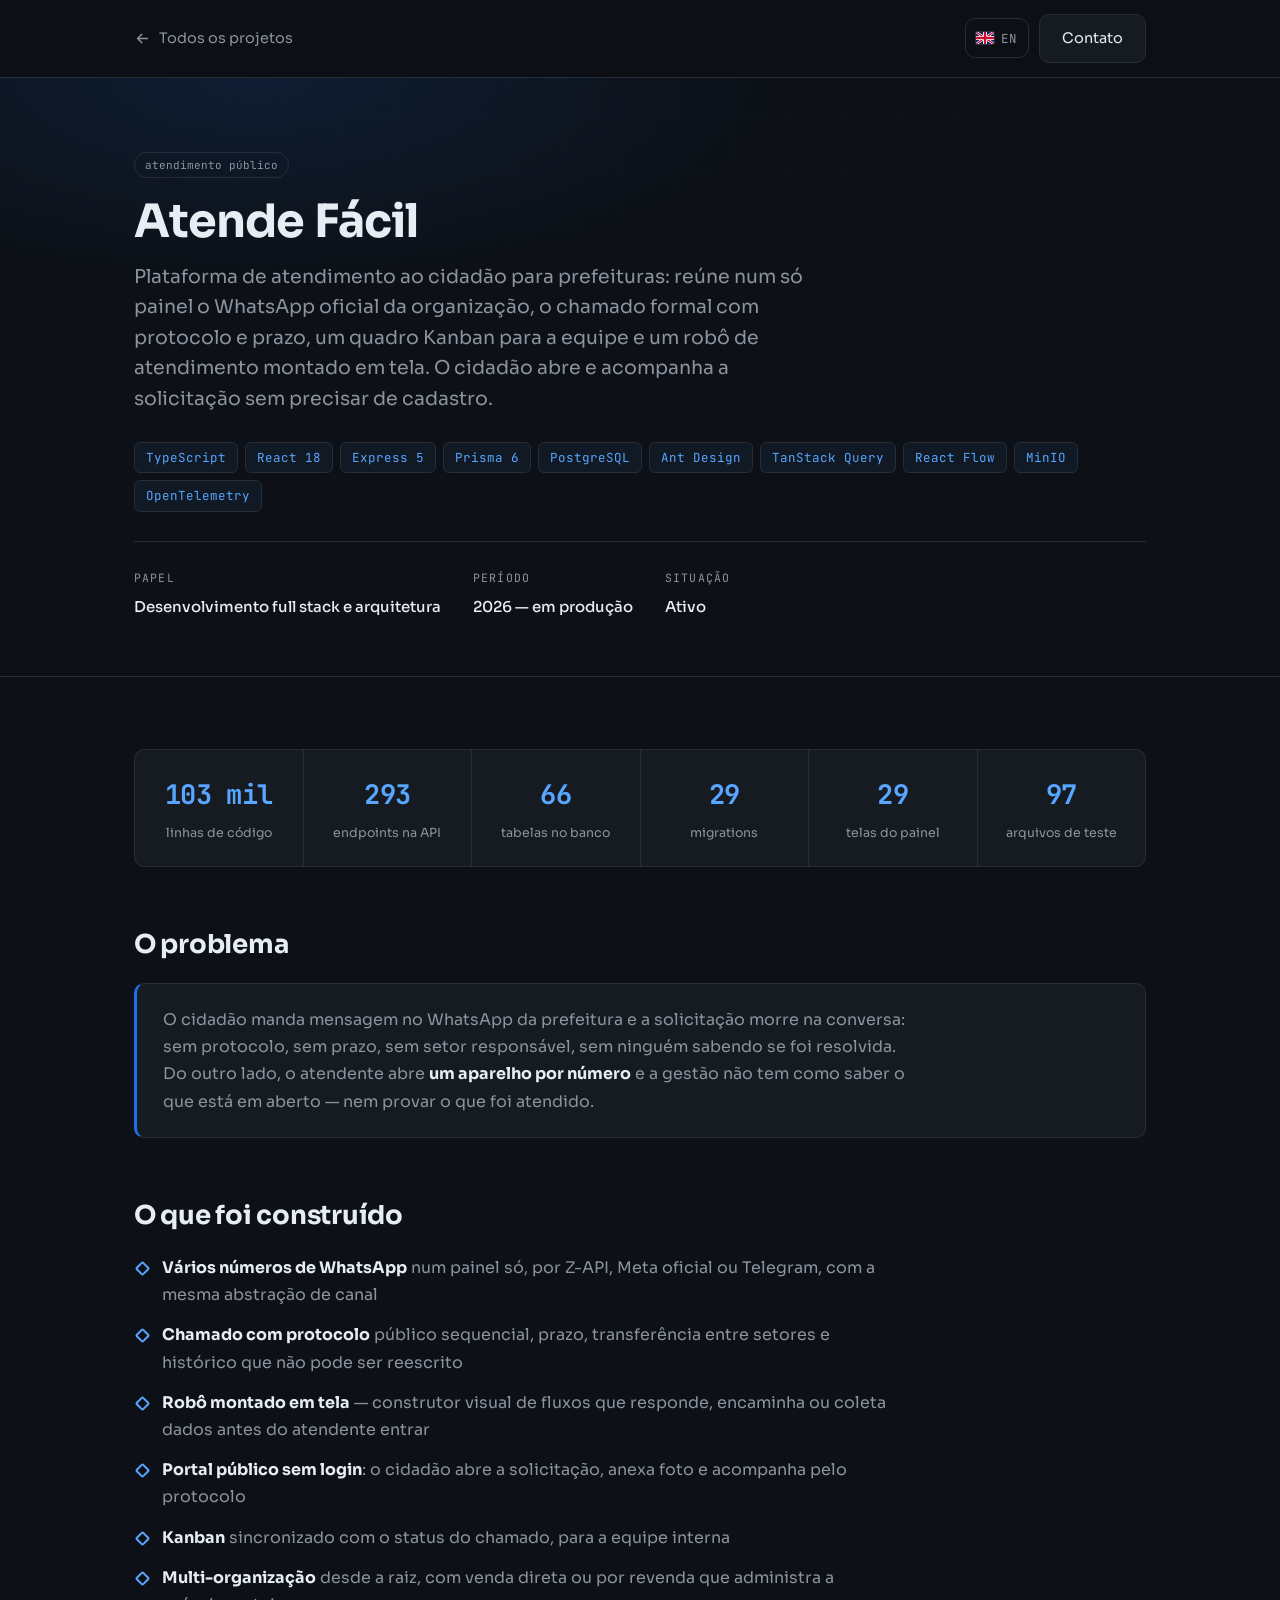
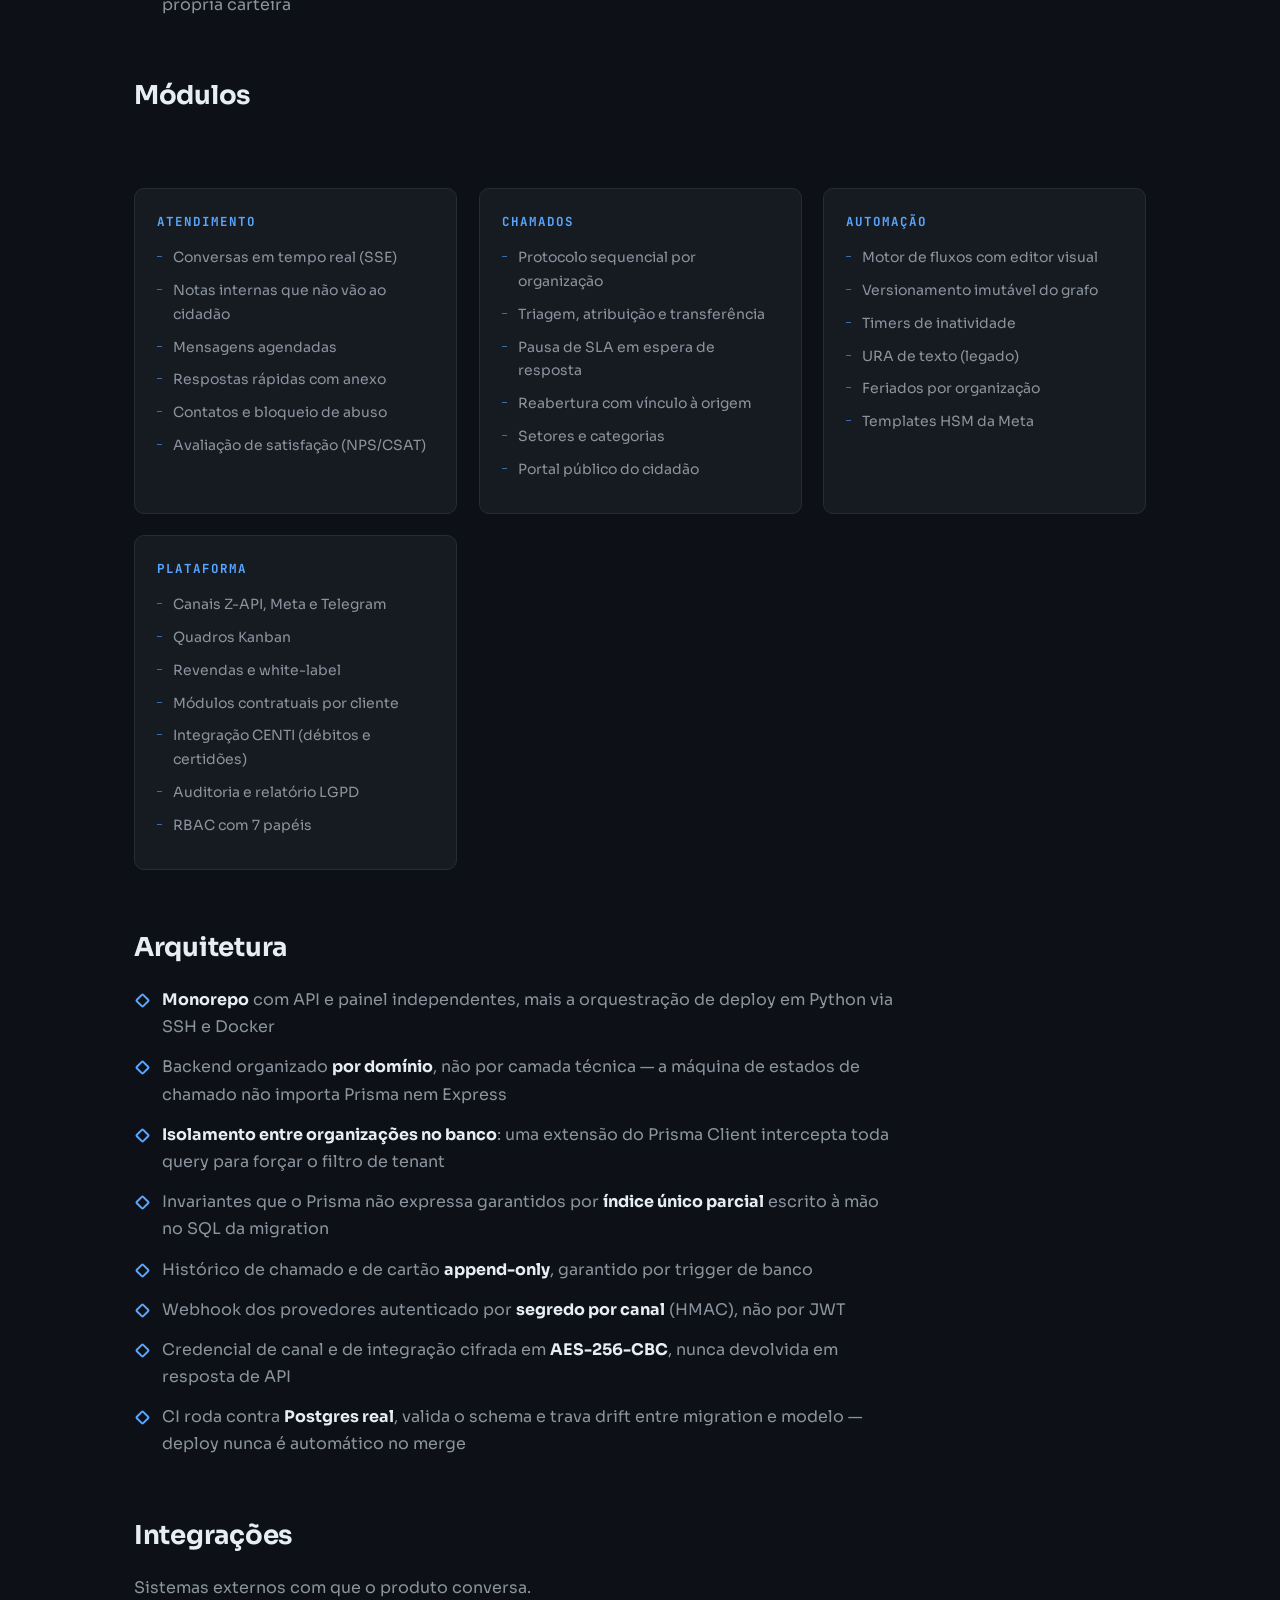
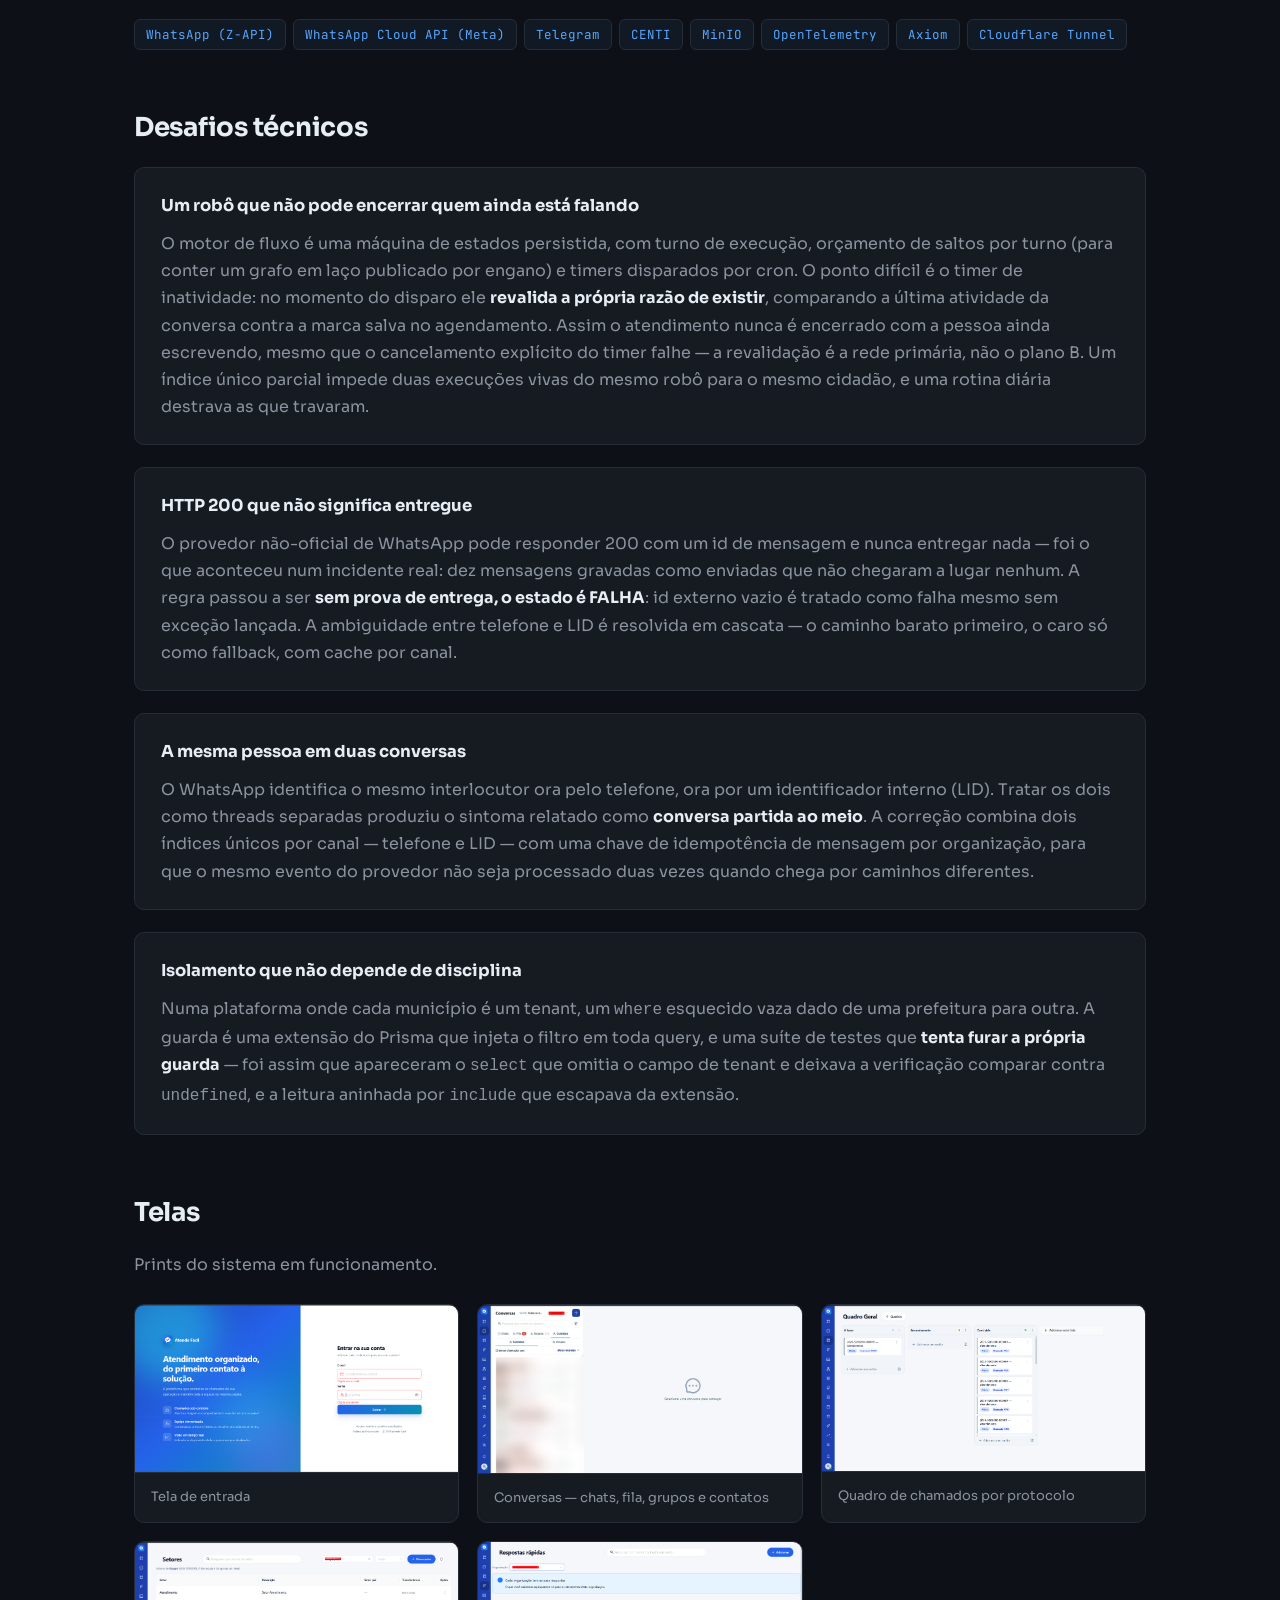
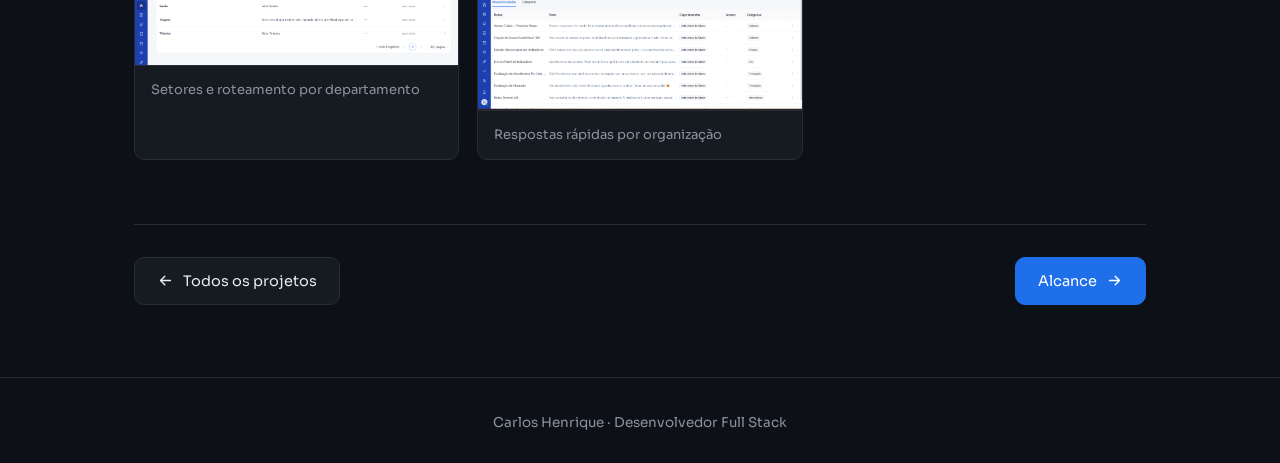
<file: projetos/atende-facil.html>
<!doctype html>
<html lang="pt-BR">
<head>
<meta charset="utf-8">
<meta name="viewport" content="width=device-width, initial-scale=1">
<script>document.documentElement.classList.add('js');</script>
<!-- a classe .js habilita a animacao de entrada; sem ela o conteudo
     aparece direto, entao uma falha de script nunca deixa a pagina vazia -->
<title>Atende Fácil — Carlos Henrique</title>
<meta name="description" content="Plataforma de atendimento ao cidadão para prefeituras: reúne num só painel o WhatsApp oficial da organização, o chamado formal com protocolo e prazo, um quadro Kanban para a equipe e um robô de atendimento montado em tela. O cidadão abre e acompanha a solicitação sem precisar de cadastro.">
<link rel="canonical" href="https://kralluz.github.io/projetos/atende-facil.html">
<link rel="alternate" hreflang="pt-BR" href="https://kralluz.github.io/projetos/atende-facil.html">
<link rel="alternate" hreflang="en" href="https://kralluz.github.io/en/projects/atende-facil.html">
<link rel="alternate" hreflang="x-default" href="https://kralluz.github.io/projetos/atende-facil.html">
<meta name="robots" content="index, follow, max-image-preview:large, max-snippet:-1">
<meta name="author" content="Carlos Henrique">

<!-- compartilhamento: WhatsApp, LinkedIn, Slack, Telegram, X -->
<meta property="og:type" content="article">
<meta property="og:site_name" content="Carlos Henrique">
<meta property="og:locale" content="pt_BR">
<meta property="og:title" content="Atende Fácil — Carlos Henrique">
<meta property="og:description" content="Plataforma de atendimento ao cidadão para prefeituras: reúne num só painel o WhatsApp oficial da organização, o chamado formal com protocolo e prazo, um quadro Kanban para a equipe e um robô de atendimento montado em tela. O cidadão abre e acompanha a solicitação sem precisar de cadastro.">
<meta property="og:url" content="https://kralluz.github.io/projetos/atende-facil.html">
<meta property="og:image" content="https://kralluz.github.io/assets/og.png">
<meta property="og:image:width" content="1200">
<meta property="og:image:height" content="630">
<meta property="og:image:alt" content="Atende Fácil — Carlos Henrique">
<meta name="twitter:card" content="summary_large_image">
<meta name="twitter:title" content="Atende Fácil — Carlos Henrique">
<meta name="twitter:description" content="Plataforma de atendimento ao cidadão para prefeituras: reúne num só painel o WhatsApp oficial da organização, o chamado formal com protocolo e prazo, um quadro Kanban para a equipe e um robô de atendimento montado em tela. O cidadão abre e acompanha a solicitação sem precisar de cadastro.">
<meta name="twitter:image" content="https://kralluz.github.io/assets/og.png">

<link rel="icon" href="../assets/perfil.jpg">
<link rel="preconnect" href="https://fonts.googleapis.com">
<link rel="preconnect" href="https://fonts.gstatic.com" crossorigin>
<link href="https://fonts.googleapis.com/css2?family=Sora:wght@400;600;700&family=JetBrains+Mono:wght@400;500&display=swap" rel="stylesheet">
<link rel="stylesheet" href="../style.css">
<link rel="stylesheet" href="../projetos/projeto.css">

<script type="application/ld+json">
{
  "@context": "https://schema.org",
  "@type": "SoftwareApplication",
  "name": "Atende Fácil",
  "description": "Plataforma de atendimento ao cidadão para prefeituras: reúne num só painel o WhatsApp oficial da organização, o chamado formal com protocolo e prazo, um quadro Kanban para a equipe e um robô de atendimento montado em tela. O cidadão abre e acompanha a solicitação sem precisar de cadastro.",
  "url": "https://kralluz.github.io/projetos/atende-facil.html",
  "applicationCategory": "BusinessApplication",
  "operatingSystem": "Web",
  "inLanguage": "pt-BR",
  "author": {
    "@type": "Person",
    "name": "Carlos Henrique",
    "url": "https://kralluz.github.io",
    "jobTitle": "Desenvolvedor Full Stack",
    "sameAs": [
      "https://github.com/kralluz",
      "https://www.linkedin.com/in/carlosklz/"
    ]
  },
  "softwareRequirements": "TypeScript, React 18, Express 5, Prisma 6, PostgreSQL, Ant Design, TanStack Query, React Flow, MinIO, OpenTelemetry"
}
</script>
</head>
<body>

<svg width="0" height="0" style="position:absolute" aria-hidden="true">
  <symbol id="i-seta" viewBox="0 0 24 24" fill="none" stroke="currentColor" stroke-width="2" stroke-linecap="round" stroke-linejoin="round">
    <path d="M5 12h14M13 6l6 6-6 6"/>
  </symbol>
  <symbol id="f-br" viewBox="0 0 30 20">
    <rect width="30" height="20" fill="#009b3a"/>
    <path d="M15 2.6 27.4 10 15 17.4 2.6 10Z" fill="#fedf00"/>
    <circle cx="15" cy="10" r="4.4" fill="#002776"/>
    <path d="M10.9 11.4a5.2 5.2 0 0 1 8.2 0" fill="none" stroke="#fff" stroke-width="1.3"/>
  </symbol>
  <symbol id="f-en" viewBox="0 0 30 20">
    <rect width="30" height="20" fill="#012169"/>
    <path d="M0 0 30 20M30 0 0 20" stroke="#fff" stroke-width="4.4"/>
    <path d="M0 0 30 20M30 0 0 20" stroke="#c8102e" stroke-width="2.2"/>
    <path d="M15 0v20M0 10h30" stroke="#fff" stroke-width="6.6"/>
    <path d="M15 0v20M0 10h30" stroke="#c8102e" stroke-width="3.8"/>
  </symbol>
</svg>

<div class="topo-fixo">
  <div class="container">
    <a class="voltar" href="../index.html#projetos">
      <svg class="ico"><use href="#i-seta"/></svg>
      Todos os projetos
    </a>
    <span class="topo-acoes">
      <a class="troca-idioma" href="../en/projects/atende-facil.html" hreflang="en" title="Read in English" aria-label="Read in English">
        <svg class="bandeira" viewBox="0 0 30 20" aria-hidden="true"><use href="#f-en"/></svg>EN</a>
      <a class="btn" href="../index.html#contato">Contato</a>
    </span>
  </div>
</div>

<header class="projeto-hero">
  <div class="container">
    <span class="etiqueta">atendimento público</span>
    <h1 class="revelar">Atende Fácil</h1>
    <p class="projeto-resumo revelar" data-atraso="80">Plataforma de atendimento ao cidadão para prefeituras: reúne num só painel o WhatsApp oficial da organização, o chamado formal com protocolo e prazo, um quadro Kanban para a equipe e um robô de atendimento montado em tela. O cidadão abre e acompanha a solicitação sem precisar de cadastro.</p>
    <ul class="stack revelar" data-atraso="140"><li>TypeScript</li><li>React 18</li><li>Express 5</li><li>Prisma 6</li><li>PostgreSQL</li><li>Ant Design</li><li>TanStack Query</li><li>React Flow</li><li>MinIO</li><li>OpenTelemetry</li></ul>

    <div class="fatos revelar" data-atraso="200">
      <div class="fato"><span>Papel</span><strong>Desenvolvimento full stack e arquitetura</strong></div>
      <div class="fato"><span>Período</span><strong>2026 — em produção</strong></div>
      <div class="fato"><span>Situação</span><strong>Ativo</strong></div>
    </div>
  </div>
</header>

<main class="conteudo">
  <div class="container">

    <div class="numeros-projeto revelar">
        <div class="num-cartao">
          <strong data-contar="103" data-sufixo=" mil">103 mil</strong>
          <span>linhas de código</span>
        </div>
        <div class="num-cartao">
          <strong data-contar="293">293</strong>
          <span>endpoints na API</span>
        </div>
        <div class="num-cartao">
          <strong data-contar="66">66</strong>
          <span>tabelas no banco</span>
        </div>
        <div class="num-cartao">
          <strong data-contar="29">29</strong>
          <span>migrations</span>
        </div>
        <div class="num-cartao">
          <strong data-contar="29">29</strong>
          <span>telas do painel</span>
        </div>
        <div class="num-cartao">
          <strong data-contar="97">97</strong>
          <span>arquivos de teste</span>
        </div>
    </div>


    <h2 class="revelar">O problema</h2>
    <div class="destaque revelar" data-atraso="60">
      <p>O cidadão manda mensagem no WhatsApp da prefeitura e a solicitação morre na conversa: sem protocolo, sem prazo, sem setor responsável, sem ninguém sabendo se foi resolvida. Do outro lado, o atendente abre <strong>um aparelho por número</strong> e a gestão não tem como saber o que está em aberto — nem provar o que foi atendido.</p>
    </div>

    <h2 class="revelar">O que foi construído</h2>
    <ul class="entregas revelar" data-atraso="60">
      <li><strong>Vários números de WhatsApp</strong> num painel só, por Z-API, Meta oficial ou Telegram, com a mesma abstração de canal</li>
      <li><strong>Chamado com protocolo</strong> público sequencial, prazo, transferência entre setores e histórico que não pode ser reescrito</li>
      <li><strong>Robô montado em tela</strong> — construtor visual de fluxos que responde, encaminha ou coleta dados antes do atendente entrar</li>
      <li><strong>Portal público sem login</strong>: o cidadão abre a solicitação, anexa foto e acompanha pelo protocolo</li>
      <li><strong>Kanban</strong> sincronizado com o status do chamado, para a equipe interna</li>
      <li><strong>Multi-organização</strong> desde a raiz, com venda direta ou por revenda que administra a própria carteira</li>
    </ul>

    <h2 class="revelar">Módulos</h2>
    <p class="revelar">Vinte e cinco módulos, do webhook do WhatsApp ao relatório de acesso a dado pessoal.</p>
    <div class="modulos">
      <div class="grupo-modulo revelar">
        <h3>Atendimento</h3>
        <ul><li>Conversas em tempo real (SSE)</li><li>Notas internas que não vão ao cidadão</li><li>Mensagens agendadas</li><li>Respostas rápidas com anexo</li><li>Contatos e bloqueio de abuso</li><li>Avaliação de satisfação (NPS/CSAT)</li></ul>
      </div>
      <div class="grupo-modulo revelar">
        <h3>Chamados</h3>
        <ul><li>Protocolo sequencial por organização</li><li>Triagem, atribuição e transferência</li><li>Pausa de SLA em espera de resposta</li><li>Reabertura com vínculo à origem</li><li>Setores e categorias</li><li>Portal público do cidadão</li></ul>
      </div>
      <div class="grupo-modulo revelar">
        <h3>Automação</h3>
        <ul><li>Motor de fluxos com editor visual</li><li>Versionamento imutável do grafo</li><li>Timers de inatividade</li><li>URA de texto (legado)</li><li>Feriados por organização</li><li>Templates HSM da Meta</li></ul>
      </div>
      <div class="grupo-modulo revelar">
        <h3>Plataforma</h3>
        <ul><li>Canais Z-API, Meta e Telegram</li><li>Quadros Kanban</li><li>Revendas e white-label</li><li>Módulos contratuais por cliente</li><li>Integração CENTI (débitos e certidões)</li><li>Auditoria e relatório LGPD</li><li>RBAC com 7 papéis</li></ul>
      </div>
    </div>

    <h2 class="revelar">Arquitetura</h2>
    <ul class="entregas revelar">
      <li><strong>Monorepo</strong> com API e painel independentes, mais a orquestração de deploy em Python via SSH e Docker</li>
      <li>Backend organizado <strong>por domínio</strong>, não por camada técnica — a máquina de estados de chamado não importa Prisma nem Express</li>
      <li><strong>Isolamento entre organizações no banco</strong>: uma extensão do Prisma Client intercepta toda query para forçar o filtro de tenant</li>
      <li>Invariantes que o Prisma não expressa garantidos por <strong>índice único parcial</strong> escrito à mão no SQL da migration</li>
      <li>Histórico de chamado e de cartão <strong>append-only</strong>, garantido por trigger de banco</li>
      <li>Webhook dos provedores autenticado por <strong>segredo por canal</strong> (HMAC), não por JWT</li>
      <li>Credencial de canal e de integração cifrada em <strong>AES-256-CBC</strong>, nunca devolvida em resposta de API</li>
      <li>CI roda contra <strong>Postgres real</strong>, valida o schema e trava drift entre migration e modelo — deploy nunca é automático no merge</li>
    </ul>

    <h2 class="revelar">Integrações</h2>
    <p class="revelar">Sistemas externos com que o produto conversa.</p>
    <ul class="stack revelar"><li>WhatsApp (Z-API)</li><li>WhatsApp Cloud API (Meta)</li><li>Telegram</li><li>CENTI</li><li>MinIO</li><li>OpenTelemetry</li><li>Axiom</li><li>Cloudflare Tunnel</li></ul>

    <h2 class="revelar">Desafios técnicos</h2>

    <div class="desafio revelar">
      <h3>Um robô que não pode encerrar quem ainda está falando</h3>
      <p>O motor de fluxo é uma máquina de estados persistida, com turno de execução, orçamento de saltos por turno (para conter um grafo em laço publicado por engano) e timers disparados por cron. O ponto difícil é o timer de inatividade: no momento do disparo ele <strong>revalida a própria razão de existir</strong>, comparando a última atividade da conversa contra a marca salva no agendamento. Assim o atendimento nunca é encerrado com a pessoa ainda escrevendo, mesmo que o cancelamento explícito do timer falhe — a revalidação é a rede primária, não o plano B. Um índice único parcial impede duas execuções vivas do mesmo robô para o mesmo cidadão, e uma rotina diária destrava as que travaram.</p>
    </div>
    <div class="desafio revelar">
      <h3>HTTP 200 que não significa entregue</h3>
      <p>O provedor não-oficial de WhatsApp pode responder 200 com um id de mensagem e nunca entregar nada — foi o que aconteceu num incidente real: dez mensagens gravadas como enviadas que não chegaram a lugar nenhum. A regra passou a ser <strong>sem prova de entrega, o estado é FALHA</strong>: id externo vazio é tratado como falha mesmo sem exceção lançada. A ambiguidade entre telefone e LID é resolvida em cascata — o caminho barato primeiro, o caro só como fallback, com cache por canal.</p>
    </div>
    <div class="desafio revelar">
      <h3>A mesma pessoa em duas conversas</h3>
      <p>O WhatsApp identifica o mesmo interlocutor ora pelo telefone, ora por um identificador interno (LID). Tratar os dois como threads separadas produziu o sintoma relatado como <strong>conversa partida ao meio</strong>. A correção combina dois índices únicos por canal — telefone e LID — com uma chave de idempotência de mensagem por organização, para que o mesmo evento do provedor não seja processado duas vezes quando chega por caminhos diferentes.</p>
    </div>
    <div class="desafio revelar">
      <h3>Isolamento que não depende de disciplina</h3>
      <p>Numa plataforma onde cada município é um tenant, um <code>where</code> esquecido vaza dado de uma prefeitura para outra. A guarda é uma extensão do Prisma que injeta o filtro em toda query, e uma suíte de testes que <strong>tenta furar a própria guarda</strong> — foi assim que apareceram o <code>select</code> que omitia o campo de tenant e deixava a verificação comparar contra <code>undefined</code>, e a leitura aninhada por <code>include</code> que escapava da extensão.</p>
    </div>

    <h2 class="revelar">Telas</h2>
    <p class="revelar">Prints do sistema em funcionamento.</p>
    <div class="galeria">
      <figure>
        <a href="../assets/prints/af-login.png" target="_blank" rel="noopener">
          <img src="../assets/prints/af-login.png" alt="Tela de entrada" loading="lazy">
        </a>
        <figcaption>Tela de entrada</figcaption>
      </figure>
      <figure>
        <a href="../assets/prints/af-conversas.png" target="_blank" rel="noopener">
          <img src="../assets/prints/af-conversas.png" alt="Conversas — chats, fila, grupos e contatos" loading="lazy">
        </a>
        <figcaption>Conversas — chats, fila, grupos e contatos</figcaption>
      </figure>
      <figure>
        <a href="../assets/prints/af-kanban.png" target="_blank" rel="noopener">
          <img src="../assets/prints/af-kanban.png" alt="Quadro de chamados por protocolo" loading="lazy">
        </a>
        <figcaption>Quadro de chamados por protocolo</figcaption>
      </figure>
      <figure>
        <a href="../assets/prints/af-setores.png" target="_blank" rel="noopener">
          <img src="../assets/prints/af-setores.png" alt="Setores e roteamento por departamento" loading="lazy">
        </a>
        <figcaption>Setores e roteamento por departamento</figcaption>
      </figure>
      <figure>
        <a href="../assets/prints/af-mensagens.png" target="_blank" rel="noopener">
          <img src="../assets/prints/af-mensagens.png" alt="Respostas rápidas por organização" loading="lazy">
        </a>
        <figcaption>Respostas rápidas por organização</figcaption>
      </figure>
    </div>

    <div class="nav-projetos">
      <a class="btn" href="../index.html#projetos">
        <svg class="ico" style="transform:rotate(180deg)"><use href="#i-seta"/></svg>
        Todos os projetos
      </a>
      <a class="btn btn-primario" href="alcance.html">
        Alcance
        <svg class="ico"><use href="#i-seta"/></svg>
      </a>
    </div>

  </div>
</main>

<footer>
  <div class="container">
    <p>Carlos Henrique · Desenvolvedor Full Stack</p>
  </div>
</footer>

<script src="../script.js"></script>
</body>
</html>
</file>
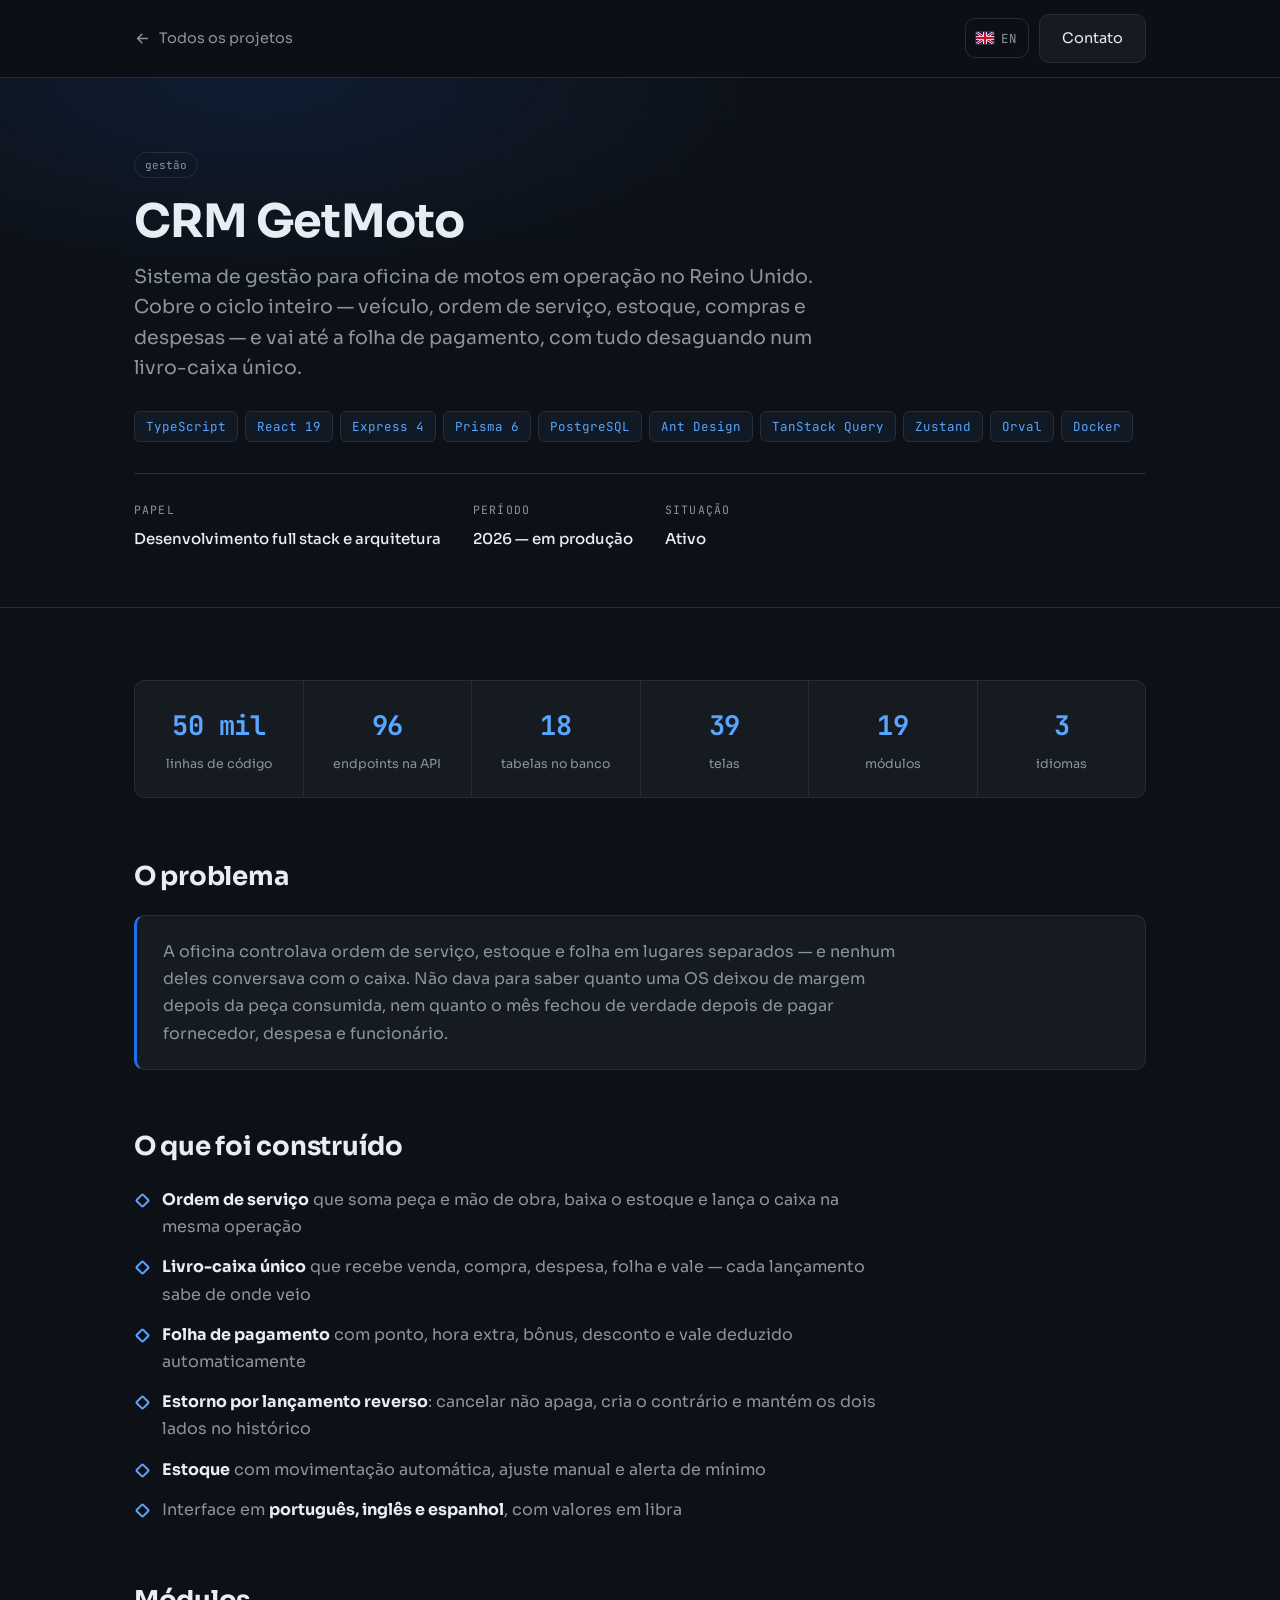
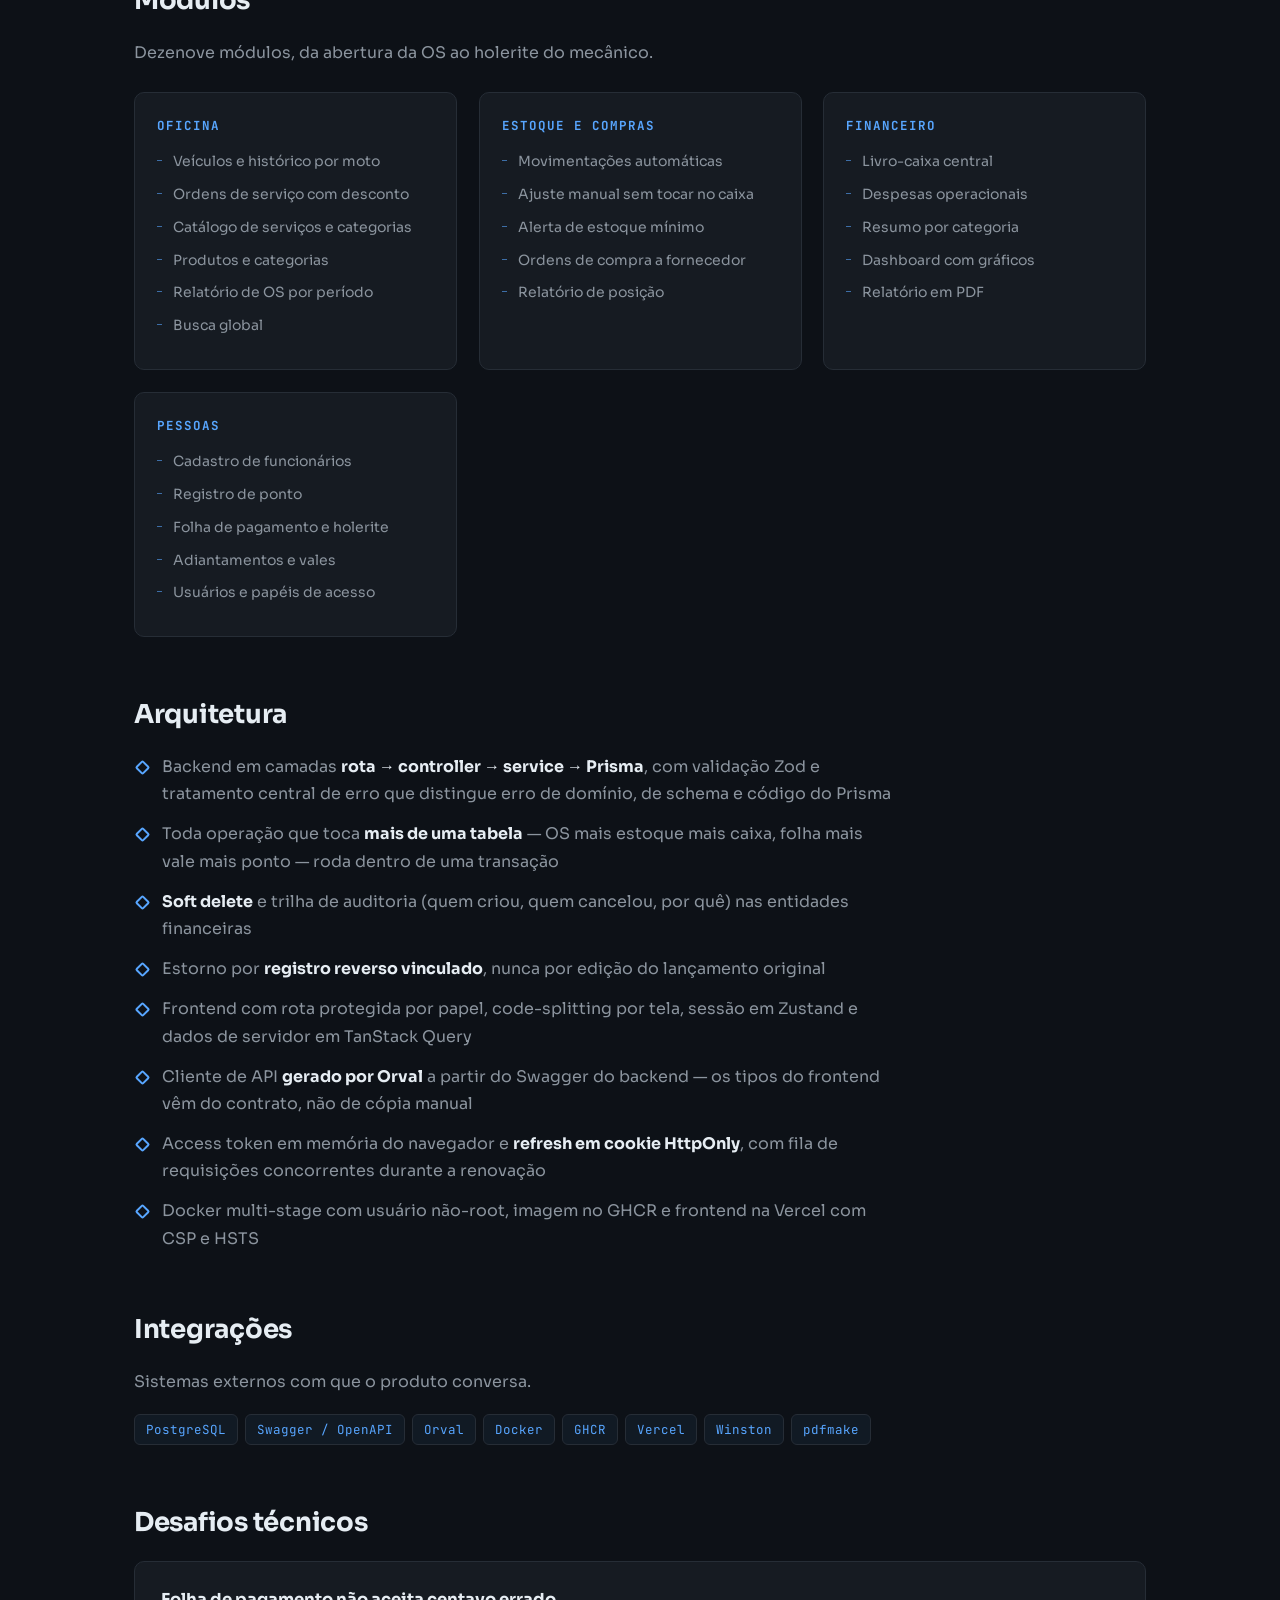
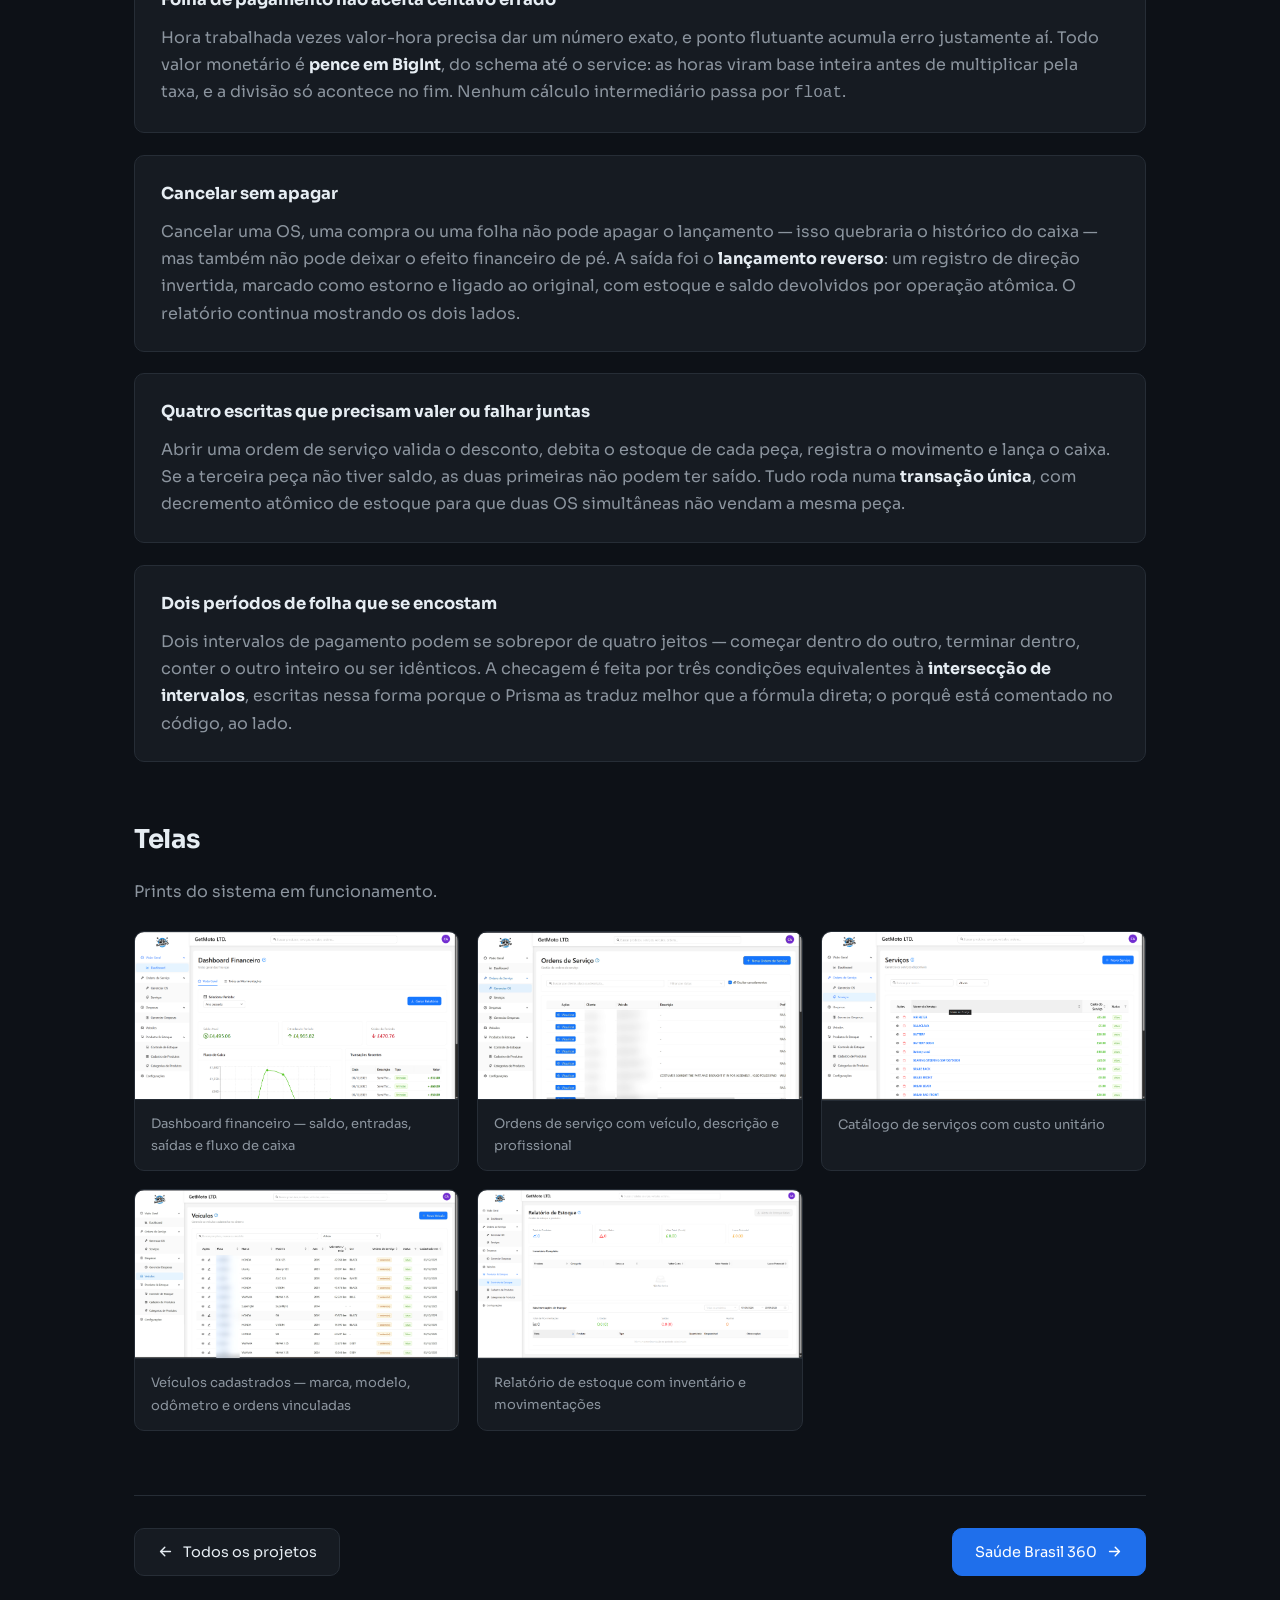
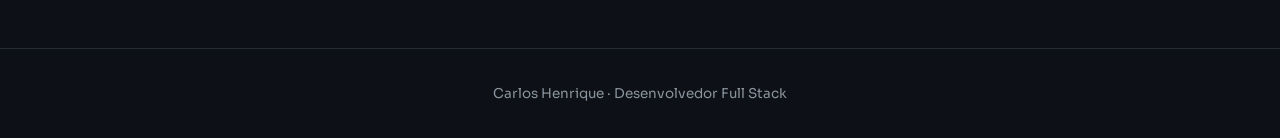
<file: projetos/crm-getmoto.html>
<!doctype html>
<html lang="pt-BR">
<head>
<meta charset="utf-8">
<meta name="viewport" content="width=device-width, initial-scale=1">
<script>document.documentElement.classList.add('js');</script>
<!-- a classe .js habilita a animacao de entrada; sem ela o conteudo
     aparece direto, entao uma falha de script nunca deixa a pagina vazia -->
<title>CRM GetMoto — Carlos Henrique</title>
<meta name="description" content="Sistema de gestão para oficina de motos em operação no Reino Unido. Cobre o ciclo inteiro — veículo, ordem de serviço, estoque, compras e despesas — e vai até a folha de pagamento, com tudo desaguando num livro-caixa único.">
<link rel="canonical" href="https://kralluz.github.io/projetos/crm-getmoto.html">
<link rel="alternate" hreflang="pt-BR" href="https://kralluz.github.io/projetos/crm-getmoto.html">
<link rel="alternate" hreflang="en" href="https://kralluz.github.io/en/projects/crm-getmoto.html">
<link rel="alternate" hreflang="x-default" href="https://kralluz.github.io/projetos/crm-getmoto.html">
<meta name="robots" content="index, follow, max-image-preview:large, max-snippet:-1">
<meta name="author" content="Carlos Henrique">

<!-- compartilhamento: WhatsApp, LinkedIn, Slack, Telegram, X -->
<meta property="og:type" content="article">
<meta property="og:site_name" content="Carlos Henrique">
<meta property="og:locale" content="pt_BR">
<meta property="og:title" content="CRM GetMoto — Carlos Henrique">
<meta property="og:description" content="Sistema de gestão para oficina de motos em operação no Reino Unido. Cobre o ciclo inteiro — veículo, ordem de serviço, estoque, compras e despesas — e vai até a folha de pagamento, com tudo desaguando num livro-caixa único.">
<meta property="og:url" content="https://kralluz.github.io/projetos/crm-getmoto.html">
<meta property="og:image" content="https://kralluz.github.io/assets/og.png">
<meta property="og:image:width" content="1200">
<meta property="og:image:height" content="630">
<meta property="og:image:alt" content="CRM GetMoto — Carlos Henrique">
<meta name="twitter:card" content="summary_large_image">
<meta name="twitter:title" content="CRM GetMoto — Carlos Henrique">
<meta name="twitter:description" content="Sistema de gestão para oficina de motos em operação no Reino Unido. Cobre o ciclo inteiro — veículo, ordem de serviço, estoque, compras e despesas — e vai até a folha de pagamento, com tudo desaguando num livro-caixa único.">
<meta name="twitter:image" content="https://kralluz.github.io/assets/og.png">

<link rel="icon" href="../assets/perfil.jpg">
<link rel="preconnect" href="https://fonts.googleapis.com">
<link rel="preconnect" href="https://fonts.gstatic.com" crossorigin>
<link href="https://fonts.googleapis.com/css2?family=Sora:wght@400;600;700&family=JetBrains+Mono:wght@400;500&display=swap" rel="stylesheet">
<link rel="stylesheet" href="../style.css">
<link rel="stylesheet" href="../projetos/projeto.css">

<script type="application/ld+json">
{
  "@context": "https://schema.org",
  "@type": "SoftwareApplication",
  "name": "CRM GetMoto",
  "description": "Sistema de gestão para oficina de motos em operação no Reino Unido. Cobre o ciclo inteiro — veículo, ordem de serviço, estoque, compras e despesas — e vai até a folha de pagamento, com tudo desaguando num livro-caixa único.",
  "url": "https://kralluz.github.io/projetos/crm-getmoto.html",
  "applicationCategory": "BusinessApplication",
  "operatingSystem": "Web",
  "inLanguage": "pt-BR",
  "author": {
    "@type": "Person",
    "name": "Carlos Henrique",
    "url": "https://kralluz.github.io",
    "jobTitle": "Desenvolvedor Full Stack",
    "sameAs": [
      "https://github.com/kralluz",
      "https://www.linkedin.com/in/carlosklz/"
    ]
  },
  "softwareRequirements": "TypeScript, React 19, Express 4, Prisma 6, PostgreSQL, Ant Design, TanStack Query, Zustand, Orval, Docker"
}
</script>
</head>
<body>

<svg width="0" height="0" style="position:absolute" aria-hidden="true">
  <symbol id="i-seta" viewBox="0 0 24 24" fill="none" stroke="currentColor" stroke-width="2" stroke-linecap="round" stroke-linejoin="round">
    <path d="M5 12h14M13 6l6 6-6 6"/>
  </symbol>
  <symbol id="f-br" viewBox="0 0 30 20">
    <rect width="30" height="20" fill="#009b3a"/>
    <path d="M15 2.6 27.4 10 15 17.4 2.6 10Z" fill="#fedf00"/>
    <circle cx="15" cy="10" r="4.4" fill="#002776"/>
    <path d="M10.9 11.4a5.2 5.2 0 0 1 8.2 0" fill="none" stroke="#fff" stroke-width="1.3"/>
  </symbol>
  <symbol id="f-en" viewBox="0 0 30 20">
    <rect width="30" height="20" fill="#012169"/>
    <path d="M0 0 30 20M30 0 0 20" stroke="#fff" stroke-width="4.4"/>
    <path d="M0 0 30 20M30 0 0 20" stroke="#c8102e" stroke-width="2.2"/>
    <path d="M15 0v20M0 10h30" stroke="#fff" stroke-width="6.6"/>
    <path d="M15 0v20M0 10h30" stroke="#c8102e" stroke-width="3.8"/>
  </symbol>
</svg>

<div class="topo-fixo">
  <div class="container">
    <a class="voltar" href="../index.html#projetos">
      <svg class="ico"><use href="#i-seta"/></svg>
      Todos os projetos
    </a>
    <span class="topo-acoes">
      <a class="troca-idioma" href="../en/projects/crm-getmoto.html" hreflang="en" title="Read in English" aria-label="Read in English">
        <svg class="bandeira" viewBox="0 0 30 20" aria-hidden="true"><use href="#f-en"/></svg>EN</a>
      <a class="btn" href="../index.html#contato">Contato</a>
    </span>
  </div>
</div>

<header class="projeto-hero">
  <div class="container">
    <span class="etiqueta">gestão</span>
    <h1 class="revelar">CRM GetMoto</h1>
    <p class="projeto-resumo revelar" data-atraso="80">Sistema de gestão para oficina de motos em operação no Reino Unido. Cobre o ciclo inteiro — veículo, ordem de serviço, estoque, compras e despesas — e vai até a folha de pagamento, com tudo desaguando num livro-caixa único.</p>
    <ul class="stack revelar" data-atraso="140"><li>TypeScript</li><li>React 19</li><li>Express 4</li><li>Prisma 6</li><li>PostgreSQL</li><li>Ant Design</li><li>TanStack Query</li><li>Zustand</li><li>Orval</li><li>Docker</li></ul>

    <div class="fatos revelar" data-atraso="200">
      <div class="fato"><span>Papel</span><strong>Desenvolvimento full stack e arquitetura</strong></div>
      <div class="fato"><span>Período</span><strong>2026 — em produção</strong></div>
      <div class="fato"><span>Situação</span><strong>Ativo</strong></div>
    </div>
  </div>
</header>

<main class="conteudo">
  <div class="container">

    <div class="numeros-projeto revelar">
        <div class="num-cartao">
          <strong data-contar="50" data-sufixo=" mil">50 mil</strong>
          <span>linhas de código</span>
        </div>
        <div class="num-cartao">
          <strong data-contar="96">96</strong>
          <span>endpoints na API</span>
        </div>
        <div class="num-cartao">
          <strong data-contar="18">18</strong>
          <span>tabelas no banco</span>
        </div>
        <div class="num-cartao">
          <strong data-contar="39">39</strong>
          <span>telas</span>
        </div>
        <div class="num-cartao">
          <strong data-contar="19">19</strong>
          <span>módulos</span>
        </div>
        <div class="num-cartao">
          <strong data-contar="3">3</strong>
          <span>idiomas</span>
        </div>
    </div>


    <h2 class="revelar">O problema</h2>
    <div class="destaque revelar" data-atraso="60">
      <p>A oficina controlava ordem de serviço, estoque e folha em lugares separados — e nenhum deles conversava com o caixa. Não dava para saber quanto uma OS deixou de margem depois da peça consumida, nem quanto o mês fechou de verdade depois de pagar fornecedor, despesa e funcionário.</p>
    </div>

    <h2 class="revelar">O que foi construído</h2>
    <ul class="entregas revelar" data-atraso="60">
      <li><strong>Ordem de serviço</strong> que soma peça e mão de obra, baixa o estoque e lança o caixa na mesma operação</li>
      <li><strong>Livro-caixa único</strong> que recebe venda, compra, despesa, folha e vale — cada lançamento sabe de onde veio</li>
      <li><strong>Folha de pagamento</strong> com ponto, hora extra, bônus, desconto e vale deduzido automaticamente</li>
      <li><strong>Estorno por lançamento reverso</strong>: cancelar não apaga, cria o contrário e mantém os dois lados no histórico</li>
      <li><strong>Estoque</strong> com movimentação automática, ajuste manual e alerta de mínimo</li>
      <li>Interface em <strong>português, inglês e espanhol</strong>, com valores em libra</li>
    </ul>

    <h2 class="revelar">Módulos</h2>
    <p class="revelar">Dezenove módulos, da abertura da OS ao holerite do mecânico.</p>
    <div class="modulos">
      <div class="grupo-modulo revelar">
        <h3>Oficina</h3>
        <ul><li>Veículos e histórico por moto</li><li>Ordens de serviço com desconto</li><li>Catálogo de serviços e categorias</li><li>Produtos e categorias</li><li>Relatório de OS por período</li><li>Busca global</li></ul>
      </div>
      <div class="grupo-modulo revelar">
        <h3>Estoque e compras</h3>
        <ul><li>Movimentações automáticas</li><li>Ajuste manual sem tocar no caixa</li><li>Alerta de estoque mínimo</li><li>Ordens de compra a fornecedor</li><li>Relatório de posição</li></ul>
      </div>
      <div class="grupo-modulo revelar">
        <h3>Financeiro</h3>
        <ul><li>Livro-caixa central</li><li>Despesas operacionais</li><li>Resumo por categoria</li><li>Dashboard com gráficos</li><li>Relatório em PDF</li></ul>
      </div>
      <div class="grupo-modulo revelar">
        <h3>Pessoas</h3>
        <ul><li>Cadastro de funcionários</li><li>Registro de ponto</li><li>Folha de pagamento e holerite</li><li>Adiantamentos e vales</li><li>Usuários e papéis de acesso</li></ul>
      </div>
    </div>

    <h2 class="revelar">Arquitetura</h2>
    <ul class="entregas revelar">
      <li>Backend em camadas <strong>rota → controller → service → Prisma</strong>, com validação Zod e tratamento central de erro que distingue erro de domínio, de schema e código do Prisma</li>
      <li>Toda operação que toca <strong>mais de uma tabela</strong> — OS mais estoque mais caixa, folha mais vale mais ponto — roda dentro de uma transação</li>
      <li><strong>Soft delete</strong> e trilha de auditoria (quem criou, quem cancelou, por quê) nas entidades financeiras</li>
      <li>Estorno por <strong>registro reverso vinculado</strong>, nunca por edição do lançamento original</li>
      <li>Frontend com rota protegida por papel, code-splitting por tela, sessão em Zustand e dados de servidor em TanStack Query</li>
      <li>Cliente de API <strong>gerado por Orval</strong> a partir do Swagger do backend — os tipos do frontend vêm do contrato, não de cópia manual</li>
      <li>Access token em memória do navegador e <strong>refresh em cookie HttpOnly</strong>, com fila de requisições concorrentes durante a renovação</li>
      <li>Docker multi-stage com usuário não-root, imagem no GHCR e frontend na Vercel com CSP e HSTS</li>
    </ul>

    <h2 class="revelar">Integrações</h2>
    <p class="revelar">Sistemas externos com que o produto conversa.</p>
    <ul class="stack revelar"><li>PostgreSQL</li><li>Swagger / OpenAPI</li><li>Orval</li><li>Docker</li><li>GHCR</li><li>Vercel</li><li>Winston</li><li>pdfmake</li></ul>

    <h2 class="revelar">Desafios técnicos</h2>

    <div class="desafio revelar">
      <h3>Folha de pagamento não aceita centavo errado</h3>
      <p>Hora trabalhada vezes valor-hora precisa dar um número exato, e ponto flutuante acumula erro justamente aí. Todo valor monetário é <strong>pence em BigInt</strong>, do schema até o service: as horas viram base inteira antes de multiplicar pela taxa, e a divisão só acontece no fim. Nenhum cálculo intermediário passa por <code>float</code>.</p>
    </div>
    <div class="desafio revelar">
      <h3>Cancelar sem apagar</h3>
      <p>Cancelar uma OS, uma compra ou uma folha não pode apagar o lançamento — isso quebraria o histórico do caixa — mas também não pode deixar o efeito financeiro de pé. A saída foi o <strong>lançamento reverso</strong>: um registro de direção invertida, marcado como estorno e ligado ao original, com estoque e saldo devolvidos por operação atômica. O relatório continua mostrando os dois lados.</p>
    </div>
    <div class="desafio revelar">
      <h3>Quatro escritas que precisam valer ou falhar juntas</h3>
      <p>Abrir uma ordem de serviço valida o desconto, debita o estoque de cada peça, registra o movimento e lança o caixa. Se a terceira peça não tiver saldo, as duas primeiras não podem ter saído. Tudo roda numa <strong>transação única</strong>, com decremento atômico de estoque para que duas OS simultâneas não vendam a mesma peça.</p>
    </div>
    <div class="desafio revelar">
      <h3>Dois períodos de folha que se encostam</h3>
      <p>Dois intervalos de pagamento podem se sobrepor de quatro jeitos — começar dentro do outro, terminar dentro, conter o outro inteiro ou ser idênticos. A checagem é feita por três condições equivalentes à <strong>intersecção de intervalos</strong>, escritas nessa forma porque o Prisma as traduz melhor que a fórmula direta; o porquê está comentado no código, ao lado.</p>
    </div>

    <h2 class="revelar">Telas</h2>
    <p class="revelar">Prints do sistema em funcionamento.</p>
    <div class="galeria">
      <figure>
        <a href="../assets/prints/gm-financeiro.png" target="_blank" rel="noopener">
          <img src="../assets/prints/gm-financeiro.png" alt="Dashboard financeiro — saldo, entradas, saídas e fluxo de caixa" loading="lazy">
        </a>
        <figcaption>Dashboard financeiro — saldo, entradas, saídas e fluxo de caixa</figcaption>
      </figure>
      <figure>
        <a href="../assets/prints/gm-ordens.png" target="_blank" rel="noopener">
          <img src="../assets/prints/gm-ordens.png" alt="Ordens de serviço com veículo, descrição e profissional" loading="lazy">
        </a>
        <figcaption>Ordens de serviço com veículo, descrição e profissional</figcaption>
      </figure>
      <figure>
        <a href="../assets/prints/gm-servicos.png" target="_blank" rel="noopener">
          <img src="../assets/prints/gm-servicos.png" alt="Catálogo de serviços com custo unitário" loading="lazy">
        </a>
        <figcaption>Catálogo de serviços com custo unitário</figcaption>
      </figure>
      <figure>
        <a href="../assets/prints/gm-veiculos.png" target="_blank" rel="noopener">
          <img src="../assets/prints/gm-veiculos.png" alt="Veículos cadastrados — marca, modelo, odômetro e ordens vinculadas" loading="lazy">
        </a>
        <figcaption>Veículos cadastrados — marca, modelo, odômetro e ordens vinculadas</figcaption>
      </figure>
      <figure>
        <a href="../assets/prints/gm-estoque.png" target="_blank" rel="noopener">
          <img src="../assets/prints/gm-estoque.png" alt="Relatório de estoque com inventário e movimentações" loading="lazy">
        </a>
        <figcaption>Relatório de estoque com inventário e movimentações</figcaption>
      </figure>
    </div>

    <div class="nav-projetos">
      <a class="btn" href="../index.html#projetos">
        <svg class="ico" style="transform:rotate(180deg)"><use href="#i-seta"/></svg>
        Todos os projetos
      </a>
      <a class="btn btn-primario" href="saude-brasil-360.html">
        Saúde Brasil 360
        <svg class="ico"><use href="#i-seta"/></svg>
      </a>
    </div>

  </div>
</main>

<footer>
  <div class="container">
    <p>Carlos Henrique · Desenvolvedor Full Stack</p>
  </div>
</footer>

<script src="../script.js"></script>
</body>
</html>
</file>
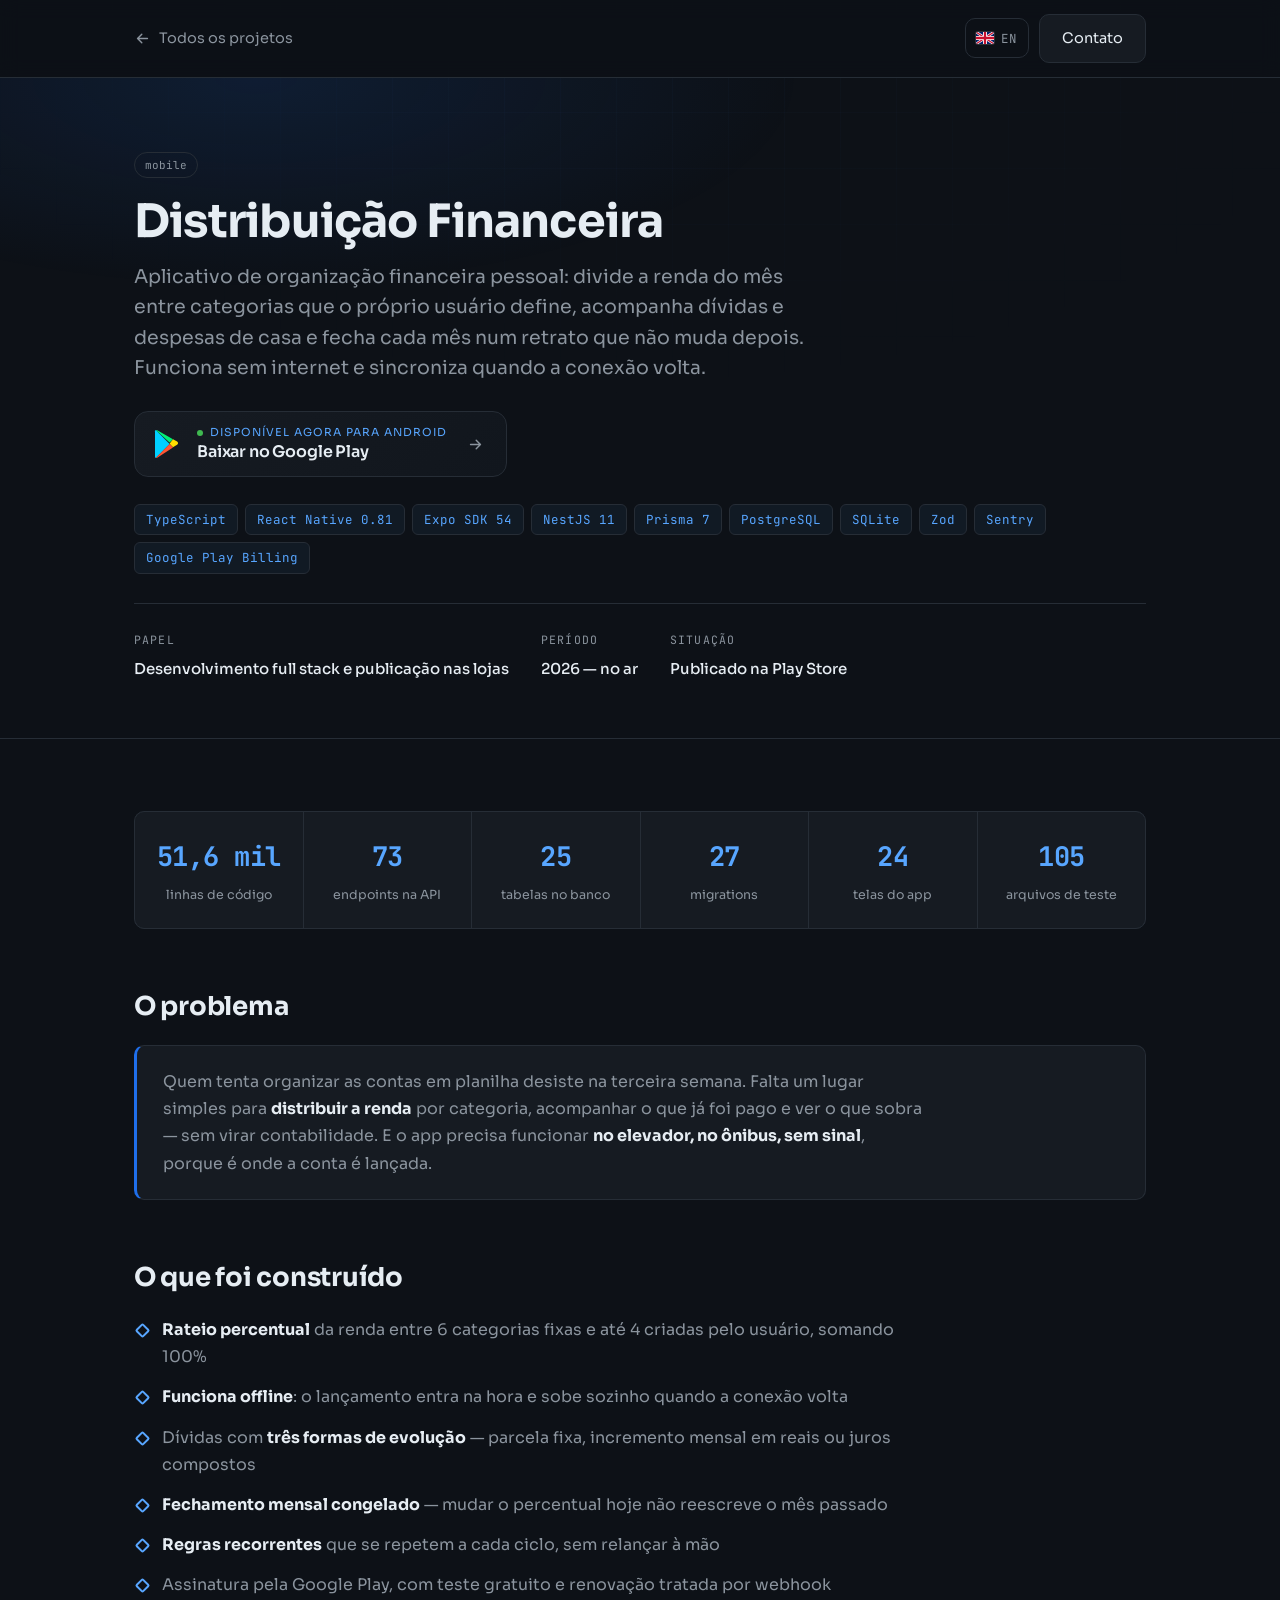
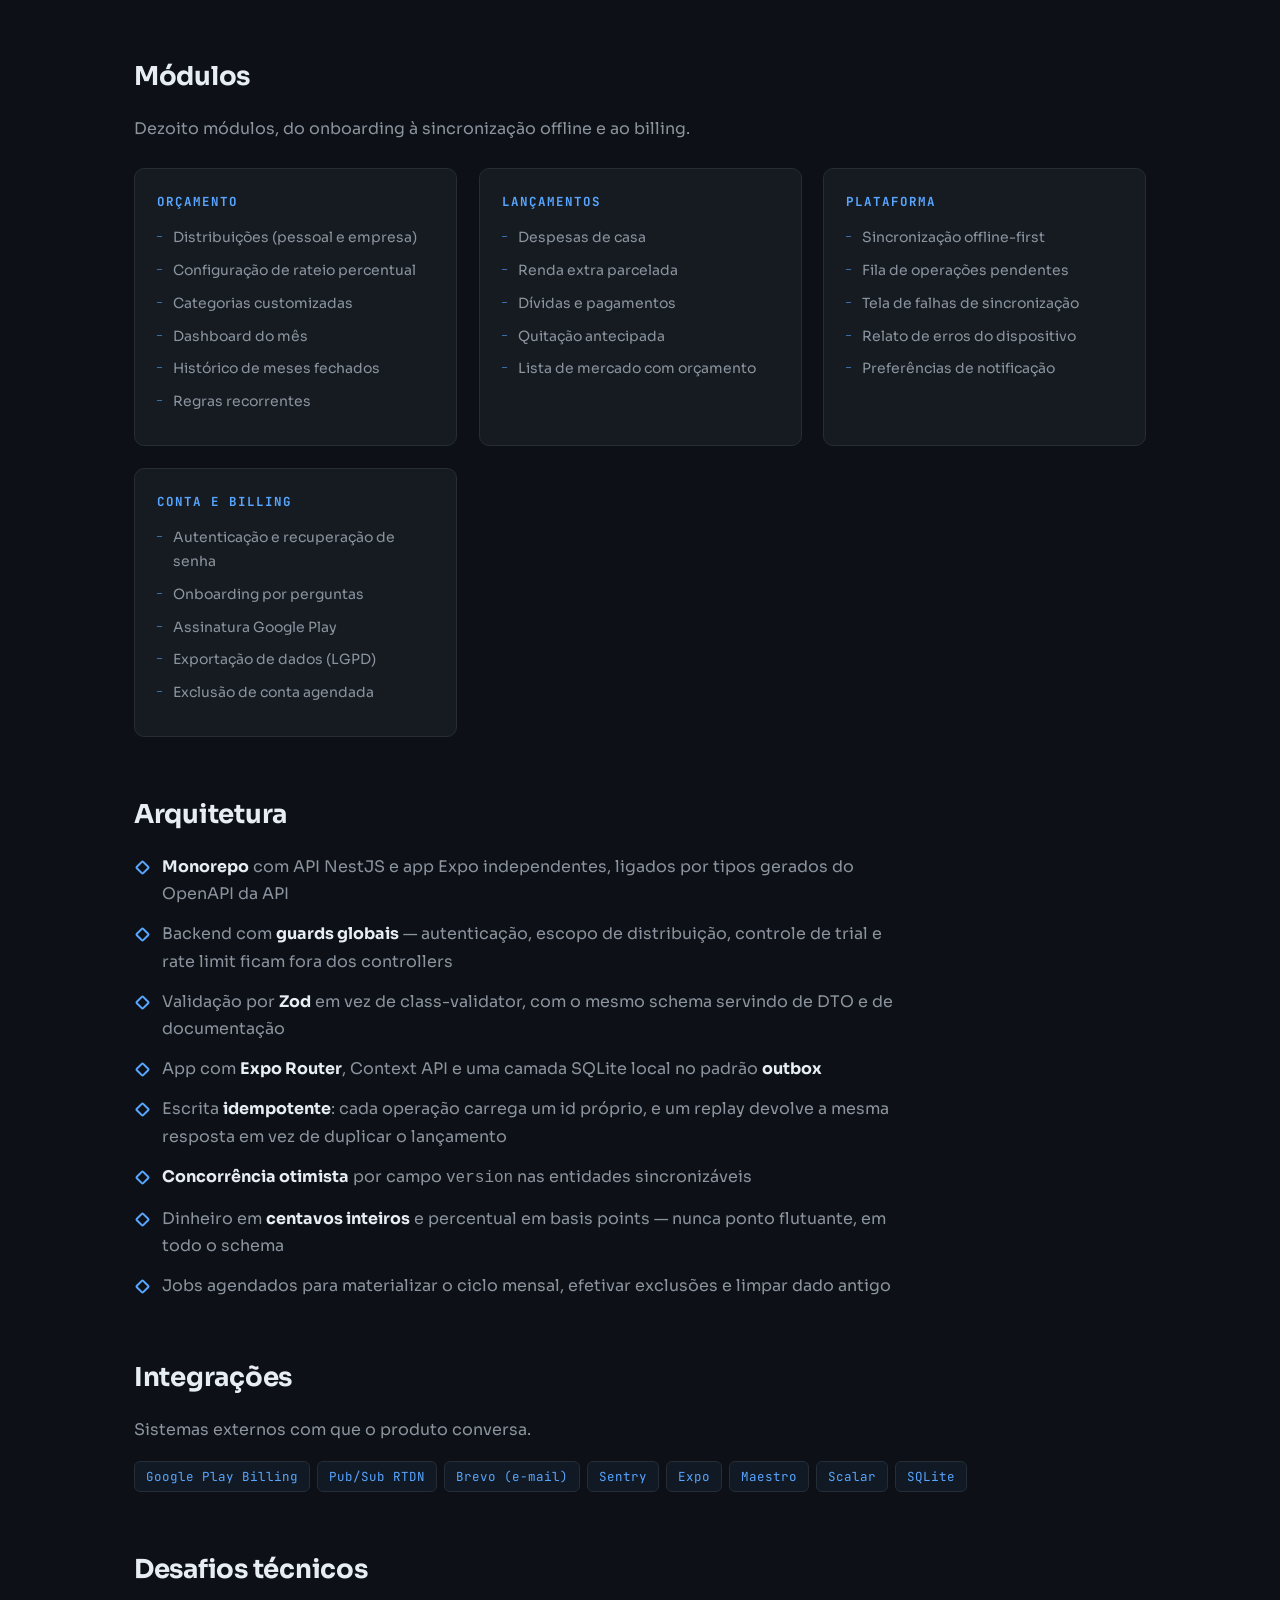
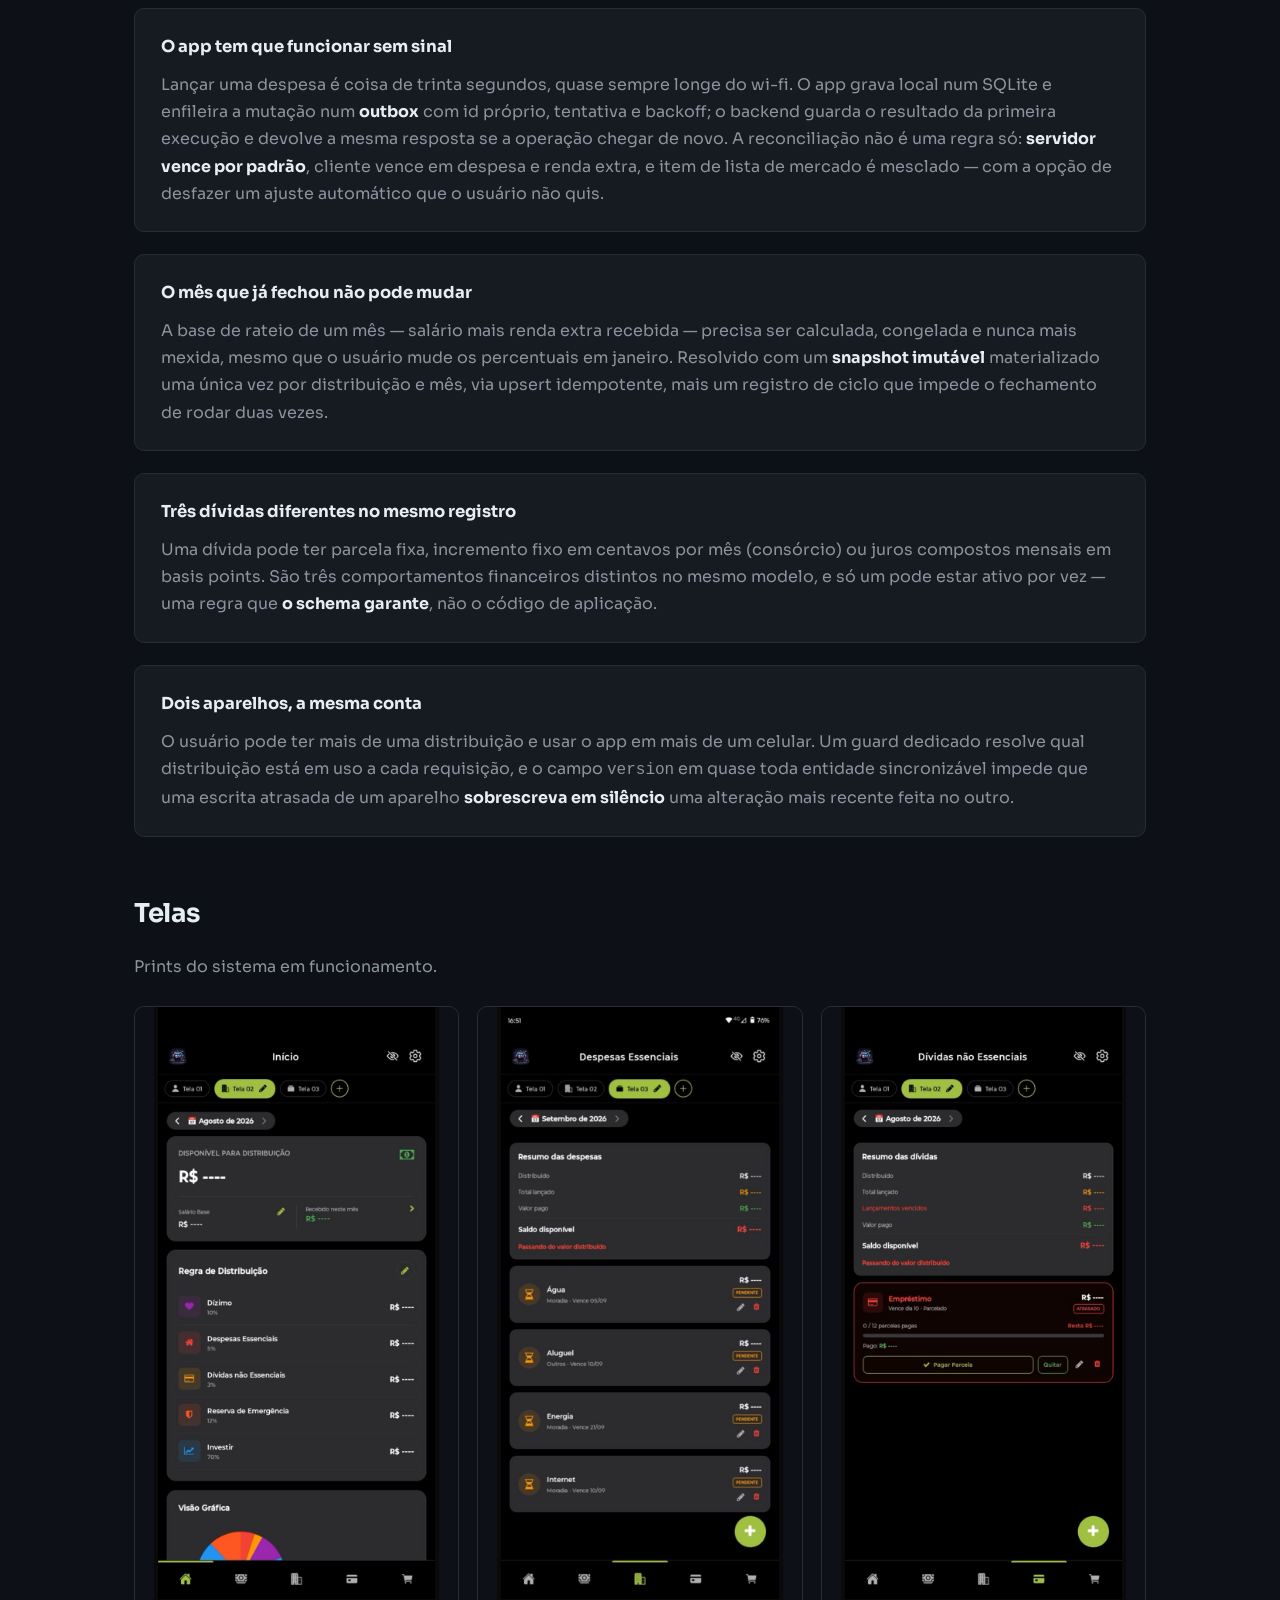
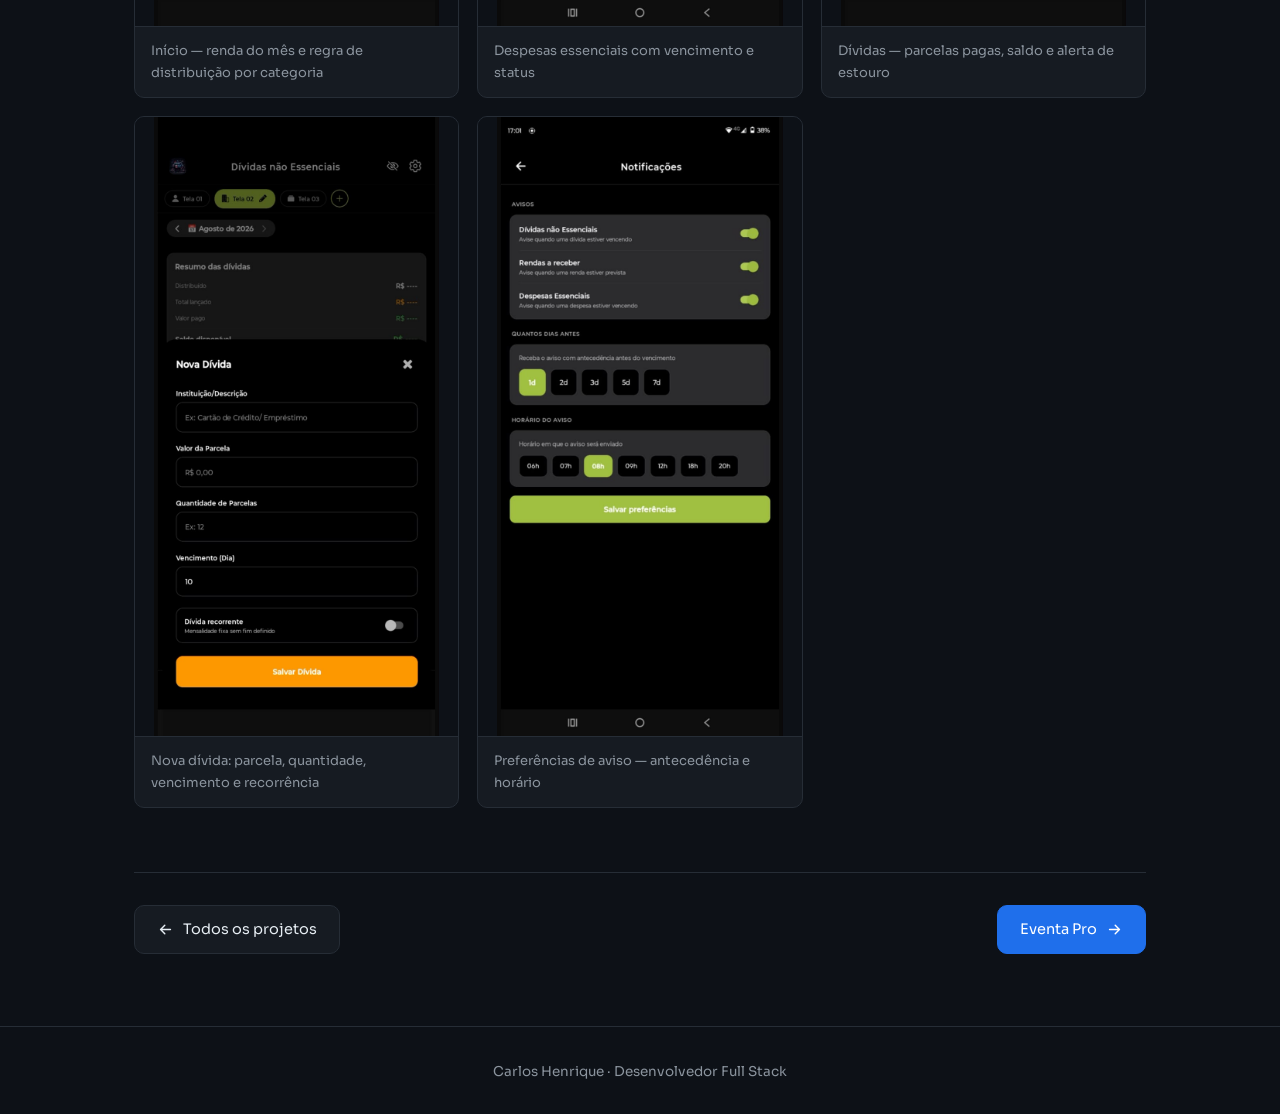
<file: projetos/distribuicao-financeira.html>
<!doctype html>
<html lang="pt-BR">
<head>
<meta charset="utf-8">
<meta name="viewport" content="width=device-width, initial-scale=1">
<script>document.documentElement.classList.add('js');</script>
<!-- a classe .js habilita a animacao de entrada; sem ela o conteudo
     aparece direto, entao uma falha de script nunca deixa a pagina vazia -->
<title>Distribuição Financeira — Carlos Henrique</title>
<meta name="description" content="Aplicativo de organização financeira pessoal: divide a renda do mês entre categorias que o próprio usuário define, acompanha dívidas e despesas de casa e fecha cada mês num retrato que não muda depois. Funciona sem internet e sincroniza quando a conexão volta.">
<link rel="canonical" href="https://kralluz.github.io/projetos/distribuicao-financeira.html">
<link rel="alternate" hreflang="pt-BR" href="https://kralluz.github.io/projetos/distribuicao-financeira.html">
<link rel="alternate" hreflang="en" href="https://kralluz.github.io/en/projects/distribuicao-financeira.html">
<link rel="alternate" hreflang="x-default" href="https://kralluz.github.io/projetos/distribuicao-financeira.html">
<meta name="robots" content="index, follow, max-image-preview:large, max-snippet:-1">
<meta name="author" content="Carlos Henrique">

<!-- compartilhamento: WhatsApp, LinkedIn, Slack, Telegram, X -->
<meta property="og:type" content="article">
<meta property="og:site_name" content="Carlos Henrique">
<meta property="og:locale" content="pt_BR">
<meta property="og:title" content="Distribuição Financeira — Carlos Henrique">
<meta property="og:description" content="Aplicativo de organização financeira pessoal: divide a renda do mês entre categorias que o próprio usuário define, acompanha dívidas e despesas de casa e fecha cada mês num retrato que não muda depois. Funciona sem internet e sincroniza quando a conexão volta.">
<meta property="og:url" content="https://kralluz.github.io/projetos/distribuicao-financeira.html">
<meta property="og:image" content="https://kralluz.github.io/assets/og.png">
<meta property="og:image:width" content="1200">
<meta property="og:image:height" content="630">
<meta property="og:image:alt" content="Distribuição Financeira — Carlos Henrique">
<meta name="twitter:card" content="summary_large_image">
<meta name="twitter:title" content="Distribuição Financeira — Carlos Henrique">
<meta name="twitter:description" content="Aplicativo de organização financeira pessoal: divide a renda do mês entre categorias que o próprio usuário define, acompanha dívidas e despesas de casa e fecha cada mês num retrato que não muda depois. Funciona sem internet e sincroniza quando a conexão volta.">
<meta name="twitter:image" content="https://kralluz.github.io/assets/og.png">

<link rel="icon" href="../assets/perfil.jpg">
<link rel="preconnect" href="https://fonts.googleapis.com">
<link rel="preconnect" href="https://fonts.gstatic.com" crossorigin>
<link href="https://fonts.googleapis.com/css2?family=Sora:wght@400;600;700&family=JetBrains+Mono:wght@400;500&display=swap" rel="stylesheet">
<link rel="stylesheet" href="../style.css">
<link rel="stylesheet" href="../projetos/projeto.css">

<script type="application/ld+json">
{
  "@context": "https://schema.org",
  "@type": "SoftwareApplication",
  "name": "Distribuição Financeira",
  "description": "Aplicativo de organização financeira pessoal: divide a renda do mês entre categorias que o próprio usuário define, acompanha dívidas e despesas de casa e fecha cada mês num retrato que não muda depois. Funciona sem internet e sincroniza quando a conexão volta.",
  "url": "https://kralluz.github.io/projetos/distribuicao-financeira.html",
  "applicationCategory": "BusinessApplication",
  "operatingSystem": "Web",
  "inLanguage": "pt-BR",
  "author": {
    "@type": "Person",
    "name": "Carlos Henrique",
    "url": "https://kralluz.github.io",
    "jobTitle": "Desenvolvedor Full Stack",
    "sameAs": [
      "https://github.com/kralluz",
      "https://www.linkedin.com/in/carlosklz/"
    ]
  },
  "softwareRequirements": "TypeScript, React Native 0.81, Expo SDK 54, NestJS 11, Prisma 7, PostgreSQL, SQLite, Zod, Sentry, Google Play Billing",
  "downloadUrl": "https://play.google.com/store/apps/details?id=com.distribuicao_financeira.app&hl=pt_BR",
  "offers": {
    "@type": "Offer",
    "category": "subscription"
  }
}
</script>
</head>
<body>

<svg width="0" height="0" style="position:absolute" aria-hidden="true">
  <symbol id="i-seta" viewBox="0 0 24 24" fill="none" stroke="currentColor" stroke-width="2" stroke-linecap="round" stroke-linejoin="round">
    <path d="M5 12h14M13 6l6 6-6 6"/>
  </symbol>
  <symbol id="f-br" viewBox="0 0 30 20">
    <rect width="30" height="20" fill="#009b3a"/>
    <path d="M15 2.6 27.4 10 15 17.4 2.6 10Z" fill="#fedf00"/>
    <circle cx="15" cy="10" r="4.4" fill="#002776"/>
    <path d="M10.9 11.4a5.2 5.2 0 0 1 8.2 0" fill="none" stroke="#fff" stroke-width="1.3"/>
  </symbol>
  <symbol id="f-en" viewBox="0 0 30 20">
    <rect width="30" height="20" fill="#012169"/>
    <path d="M0 0 30 20M30 0 0 20" stroke="#fff" stroke-width="4.4"/>
    <path d="M0 0 30 20M30 0 0 20" stroke="#c8102e" stroke-width="2.2"/>
    <path d="M15 0v20M0 10h30" stroke="#fff" stroke-width="6.6"/>
    <path d="M15 0v20M0 10h30" stroke="#c8102e" stroke-width="3.8"/>
  </symbol>
</svg>

<div class="topo-fixo">
  <div class="container">
    <a class="voltar" href="../index.html#projetos">
      <svg class="ico"><use href="#i-seta"/></svg>
      Todos os projetos
    </a>
    <span class="topo-acoes">
      <a class="troca-idioma" href="../en/projects/distribuicao-financeira.html" hreflang="en" title="Read in English" aria-label="Read in English">
        <svg class="bandeira" viewBox="0 0 30 20" aria-hidden="true"><use href="#f-en"/></svg>EN</a>
      <a class="btn" href="../index.html#contato">Contato</a>
    </span>
  </div>
</div>

<header class="projeto-hero">
  <div class="container">
    <span class="etiqueta">mobile</span>
    <h1 class="revelar">Distribuição Financeira</h1>
    <p class="projeto-resumo revelar" data-atraso="80">Aplicativo de organização financeira pessoal: divide a renda do mês entre categorias que o próprio usuário define, acompanha dívidas e despesas de casa e fecha cada mês num retrato que não muda depois. Funciona sem internet e sincroniza quando a conexão volta.</p>

    <a class="loja revelar" data-atraso="110" href="https://play.google.com/store/apps/details?id=com.distribuicao_financeira.app&amp;hl=pt_BR" target="_blank" rel="noopener">
      <svg class="loja-ico" viewBox="0 0 512 512" aria-hidden="true">
        <path fill="#00d0ff" d="M47 19a24 24 0 0 0-13 21v432a24 24 0 0 0 13 21l236-237z"/>
        <path fill="#00f076" d="M47 19a24 24 0 0 1 25 1l269 154-58 58z"/>
        <path fill="#fd0" d="M341 174l70 40c22 13 22 43 0 56l-70 40-58-58z"/>
        <path fill="#f53" d="M72 492a24 24 0 0 1-25 1l236-237 58 58z"/>
      </svg>
      <span class="loja-txt">
        <small>Disponível agora para Android</small>
        <strong>Baixar no Google Play</strong>
      </span>
      <svg class="ico loja-seta"><use href="#i-seta"/></svg>
    </a>
    <ul class="stack revelar" data-atraso="140"><li>TypeScript</li><li>React Native 0.81</li><li>Expo SDK 54</li><li>NestJS 11</li><li>Prisma 7</li><li>PostgreSQL</li><li>SQLite</li><li>Zod</li><li>Sentry</li><li>Google Play Billing</li></ul>

    <div class="fatos revelar" data-atraso="200">
      <div class="fato"><span>Papel</span><strong>Desenvolvimento full stack e publicação nas lojas</strong></div>
      <div class="fato"><span>Período</span><strong>2026 — no ar</strong></div>
      <div class="fato"><span>Situação</span><strong>Publicado na Play Store</strong></div>
    </div>
  </div>
</header>

<main class="conteudo">
  <div class="container">

    <div class="numeros-projeto revelar">
        <div class="num-cartao">
          <strong data-contar="51.7" data-decimais="1" data-sufixo=" mil">51,7 mil</strong>
          <span>linhas de código</span>
        </div>
        <div class="num-cartao">
          <strong data-contar="73">73</strong>
          <span>endpoints na API</span>
        </div>
        <div class="num-cartao">
          <strong data-contar="25">25</strong>
          <span>tabelas no banco</span>
        </div>
        <div class="num-cartao">
          <strong data-contar="27">27</strong>
          <span>migrations</span>
        </div>
        <div class="num-cartao">
          <strong data-contar="24">24</strong>
          <span>telas do app</span>
        </div>
        <div class="num-cartao">
          <strong data-contar="105">105</strong>
          <span>arquivos de teste</span>
        </div>
    </div>


    <h2 class="revelar">O problema</h2>
    <div class="destaque revelar" data-atraso="60">
      <p>Quem tenta organizar as contas em planilha desiste na terceira semana. Falta um lugar simples para <strong>distribuir a renda</strong> por categoria, acompanhar o que já foi pago e ver o que sobra — sem virar contabilidade. E o app precisa funcionar <strong>no elevador, no ônibus, sem sinal</strong>, porque é onde a conta é lançada.</p>
    </div>

    <h2 class="revelar">O que foi construído</h2>
    <ul class="entregas revelar" data-atraso="60">
      <li><strong>Rateio percentual</strong> da renda entre 6 categorias fixas e até 4 criadas pelo usuário, somando 100%</li>
      <li><strong>Funciona offline</strong>: o lançamento entra na hora e sobe sozinho quando a conexão volta</li>
      <li>Dívidas com <strong>três formas de evolução</strong> — parcela fixa, incremento mensal em reais ou juros compostos</li>
      <li><strong>Fechamento mensal congelado</strong> — mudar o percentual hoje não reescreve o mês passado</li>
      <li><strong>Regras recorrentes</strong> que se repetem a cada ciclo, sem relançar à mão</li>
      <li>Assinatura pela Google Play, com teste gratuito e renovação tratada por webhook</li>
    </ul>

    <h2 class="revelar">Módulos</h2>
    <p class="revelar">Dezoito módulos, do onboarding à sincronização offline e ao billing.</p>
    <div class="modulos">
      <div class="grupo-modulo revelar">
        <h3>Orçamento</h3>
        <ul><li>Distribuições (pessoal e empresa)</li><li>Configuração de rateio percentual</li><li>Categorias customizadas</li><li>Dashboard do mês</li><li>Histórico de meses fechados</li><li>Regras recorrentes</li></ul>
      </div>
      <div class="grupo-modulo revelar">
        <h3>Lançamentos</h3>
        <ul><li>Despesas de casa</li><li>Renda extra parcelada</li><li>Dívidas e pagamentos</li><li>Quitação antecipada</li><li>Lista de mercado com orçamento</li></ul>
      </div>
      <div class="grupo-modulo revelar">
        <h3>Plataforma</h3>
        <ul><li>Sincronização offline-first</li><li>Fila de operações pendentes</li><li>Tela de falhas de sincronização</li><li>Relato de erros do dispositivo</li><li>Preferências de notificação</li></ul>
      </div>
      <div class="grupo-modulo revelar">
        <h3>Conta e billing</h3>
        <ul><li>Autenticação e recuperação de senha</li><li>Onboarding por perguntas</li><li>Assinatura Google Play</li><li>Exportação de dados (LGPD)</li><li>Exclusão de conta agendada</li></ul>
      </div>
    </div>

    <h2 class="revelar">Arquitetura</h2>
    <ul class="entregas revelar">
      <li><strong>Monorepo</strong> com API NestJS e app Expo independentes, ligados por tipos gerados do OpenAPI da API</li>
      <li>Backend com <strong>guards globais</strong> — autenticação, escopo de distribuição, controle de trial e rate limit ficam fora dos controllers</li>
      <li>Validação por <strong>Zod</strong> em vez de class-validator, com o mesmo schema servindo de DTO e de documentação</li>
      <li>App com <strong>Expo Router</strong>, Context API e uma camada SQLite local no padrão <strong>outbox</strong></li>
      <li>Escrita <strong>idempotente</strong>: cada operação carrega um id próprio, e um replay devolve a mesma resposta em vez de duplicar o lançamento</li>
      <li><strong>Concorrência otimista</strong> por campo <code>version</code> nas entidades sincronizáveis</li>
      <li>Dinheiro em <strong>centavos inteiros</strong> e percentual em basis points — nunca ponto flutuante, em todo o schema</li>
      <li>Jobs agendados para materializar o ciclo mensal, efetivar exclusões e limpar dado antigo</li>
    </ul>

    <h2 class="revelar">Integrações</h2>
    <p class="revelar">Sistemas externos com que o produto conversa.</p>
    <ul class="stack revelar"><li>Google Play Billing</li><li>Pub/Sub RTDN</li><li>Brevo (e-mail)</li><li>Sentry</li><li>Expo</li><li>Maestro</li><li>Scalar</li><li>SQLite</li></ul>

    <h2 class="revelar">Desafios técnicos</h2>

    <div class="desafio revelar">
      <h3>O app tem que funcionar sem sinal</h3>
      <p>Lançar uma despesa é coisa de trinta segundos, quase sempre longe do wi-fi. O app grava local num SQLite e enfileira a mutação num <strong>outbox</strong> com id próprio, tentativa e backoff; o backend guarda o resultado da primeira execução e devolve a mesma resposta se a operação chegar de novo. A reconciliação não é uma regra só: <strong>servidor vence por padrão</strong>, cliente vence em despesa e renda extra, e item de lista de mercado é mesclado — com a opção de desfazer um ajuste automático que o usuário não quis.</p>
    </div>
    <div class="desafio revelar">
      <h3>O mês que já fechou não pode mudar</h3>
      <p>A base de rateio de um mês — salário mais renda extra recebida — precisa ser calculada, congelada e nunca mais mexida, mesmo que o usuário mude os percentuais em janeiro. Resolvido com um <strong>snapshot imutável</strong> materializado uma única vez por distribuição e mês, via upsert idempotente, mais um registro de ciclo que impede o fechamento de rodar duas vezes.</p>
    </div>
    <div class="desafio revelar">
      <h3>Três dívidas diferentes no mesmo registro</h3>
      <p>Uma dívida pode ter parcela fixa, incremento fixo em centavos por mês (consórcio) ou juros compostos mensais em basis points. São três comportamentos financeiros distintos no mesmo modelo, e só um pode estar ativo por vez — uma regra que <strong>o schema garante</strong>, não o código de aplicação.</p>
    </div>
    <div class="desafio revelar">
      <h3>Dois aparelhos, a mesma conta</h3>
      <p>O usuário pode ter mais de uma distribuição e usar o app em mais de um celular. Um guard dedicado resolve qual distribuição está em uso a cada requisição, e o campo <code>version</code> em quase toda entidade sincronizável impede que uma escrita atrasada de um aparelho <strong>sobrescreva em silêncio</strong> uma alteração mais recente feita no outro.</p>
    </div>

    <h2 class="revelar">Telas</h2>
    <p class="revelar">Prints do sistema em funcionamento.</p>
    <div class="galeria">
      <figure>
        <a href="../assets/prints/df-inicio.jpg" target="_blank" rel="noopener">
          <img src="../assets/prints/df-inicio.jpg" alt="Início — renda do mês e regra de distribuição por categoria" loading="lazy">
        </a>
        <figcaption>Início — renda do mês e regra de distribuição por categoria</figcaption>
      </figure>
      <figure>
        <a href="../assets/prints/df-despesas.jpg" target="_blank" rel="noopener">
          <img src="../assets/prints/df-despesas.jpg" alt="Despesas essenciais com vencimento e status" loading="lazy">
        </a>
        <figcaption>Despesas essenciais com vencimento e status</figcaption>
      </figure>
      <figure>
        <a href="../assets/prints/df-dividas.jpg" target="_blank" rel="noopener">
          <img src="../assets/prints/df-dividas.jpg" alt="Dívidas — parcelas pagas, saldo e alerta de estouro" loading="lazy">
        </a>
        <figcaption>Dívidas — parcelas pagas, saldo e alerta de estouro</figcaption>
      </figure>
      <figure>
        <a href="../assets/prints/df-nova-divida.jpg" target="_blank" rel="noopener">
          <img src="../assets/prints/df-nova-divida.jpg" alt="Nova dívida: parcela, quantidade, vencimento e recorrência" loading="lazy">
        </a>
        <figcaption>Nova dívida: parcela, quantidade, vencimento e recorrência</figcaption>
      </figure>
      <figure>
        <a href="../assets/prints/df-notificacoes.jpg" target="_blank" rel="noopener">
          <img src="../assets/prints/df-notificacoes.jpg" alt="Preferências de aviso — antecedência e horário" loading="lazy">
        </a>
        <figcaption>Preferências de aviso — antecedência e horário</figcaption>
      </figure>
    </div>

    <div class="nav-projetos">
      <a class="btn" href="../index.html#projetos">
        <svg class="ico" style="transform:rotate(180deg)"><use href="#i-seta"/></svg>
        Todos os projetos
      </a>
      <a class="btn btn-primario" href="eventa-pro.html">
        Eventa Pro
        <svg class="ico"><use href="#i-seta"/></svg>
      </a>
    </div>

  </div>
</main>

<footer>
  <div class="container">
    <p>Carlos Henrique · Desenvolvedor Full Stack</p>
  </div>
</footer>

<script src="../script.js"></script>
</body>
</html>
</file>
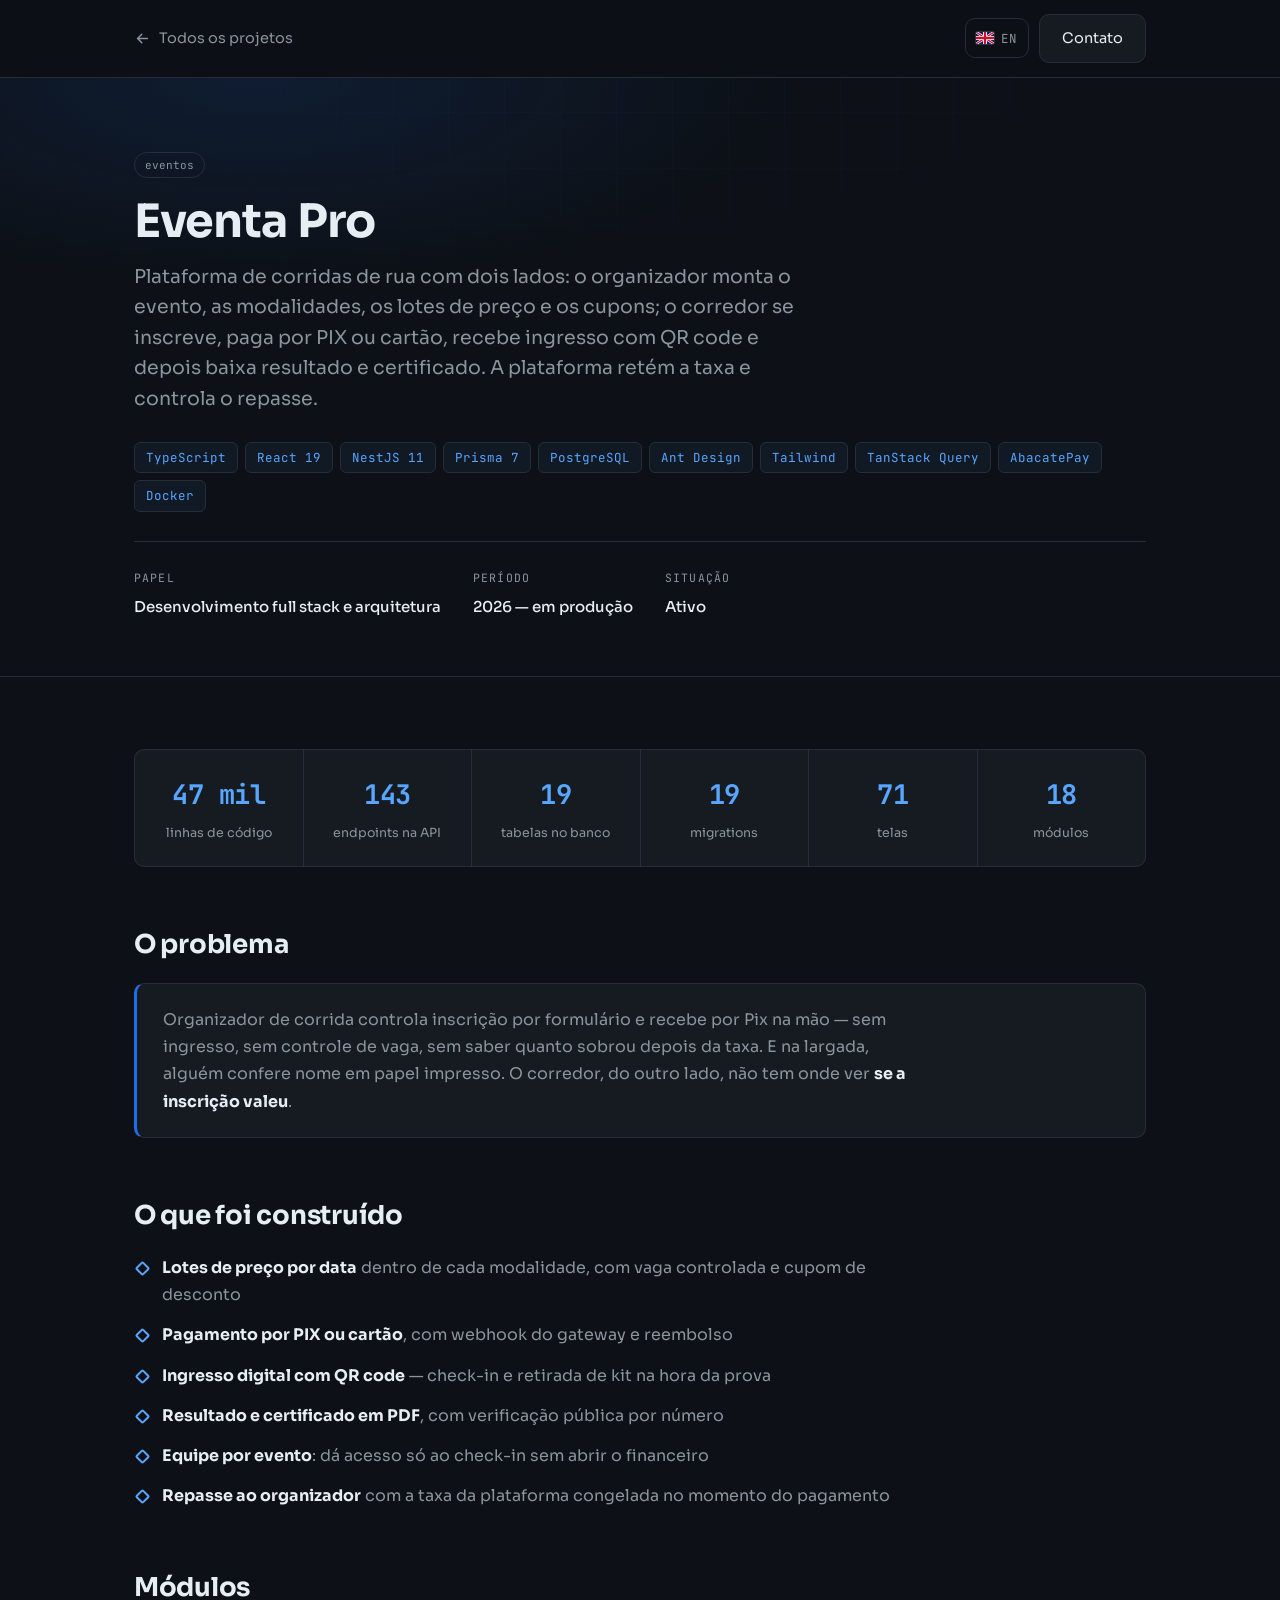
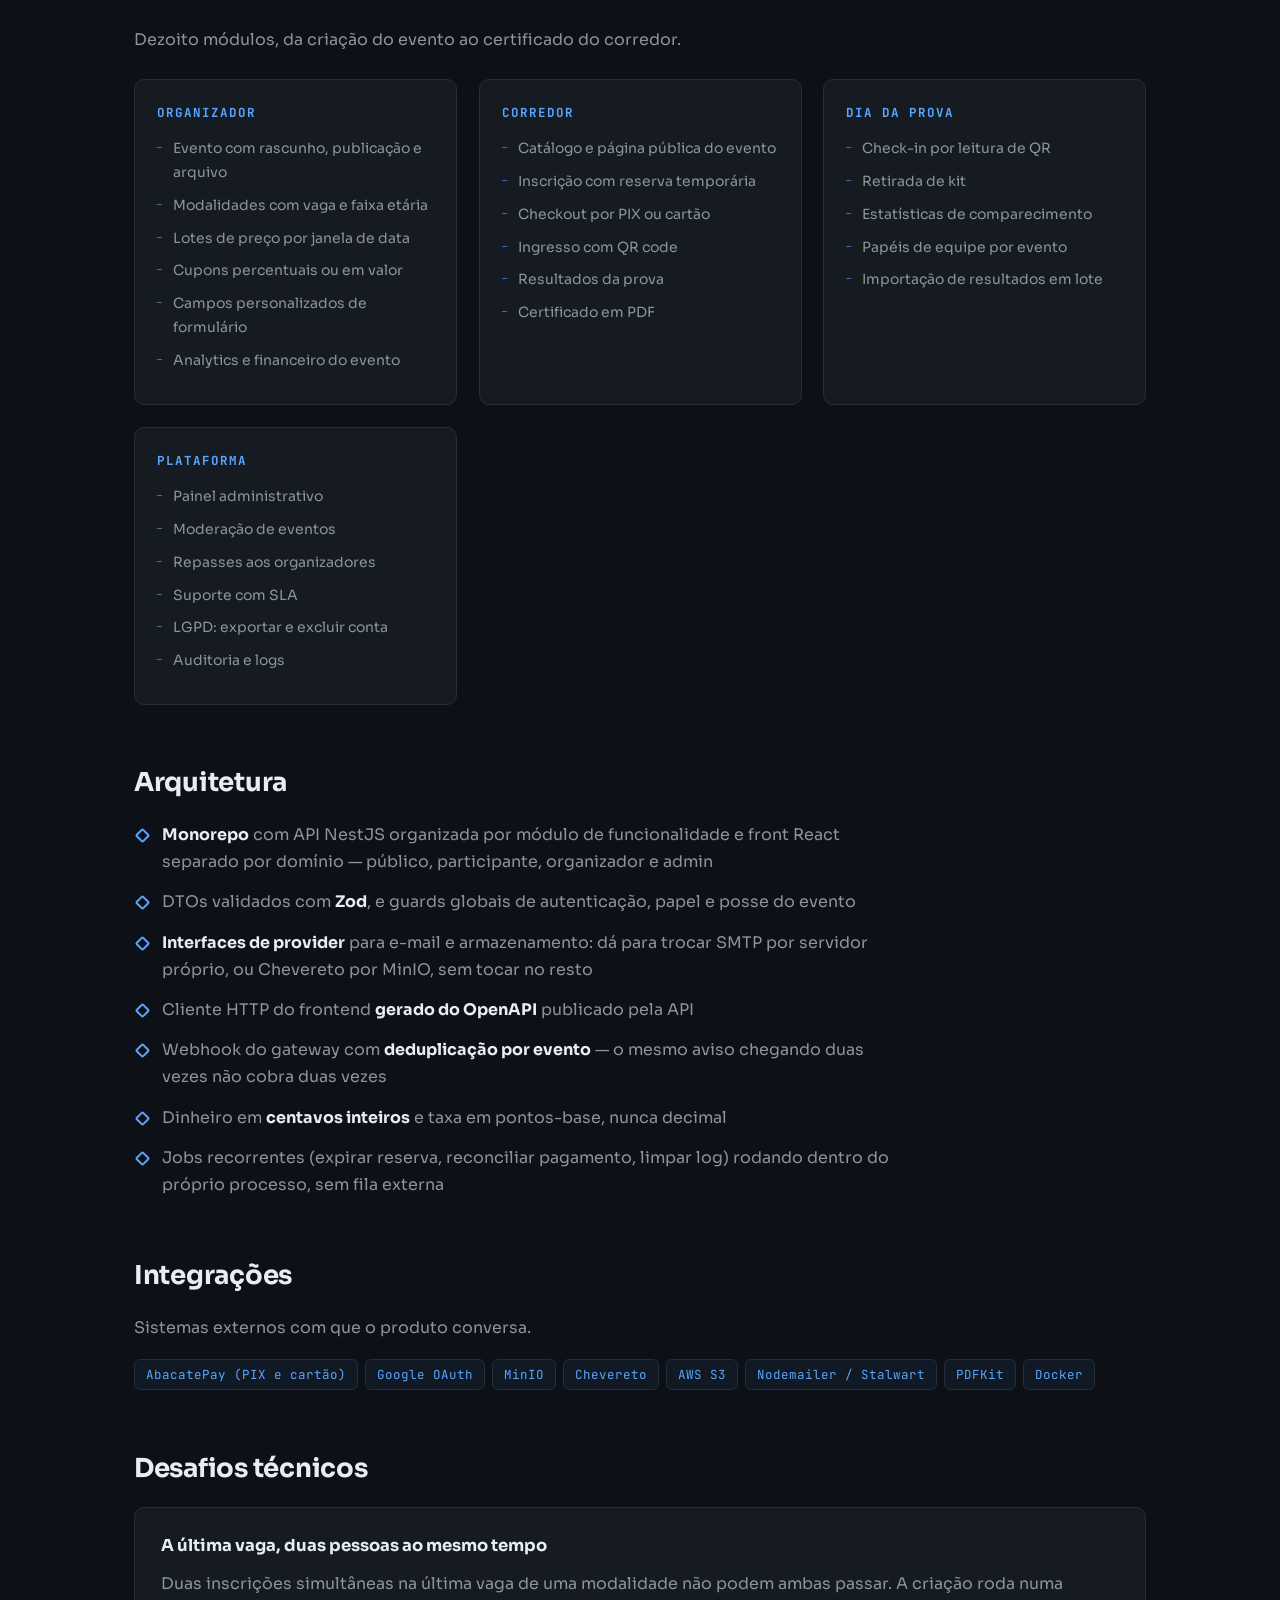
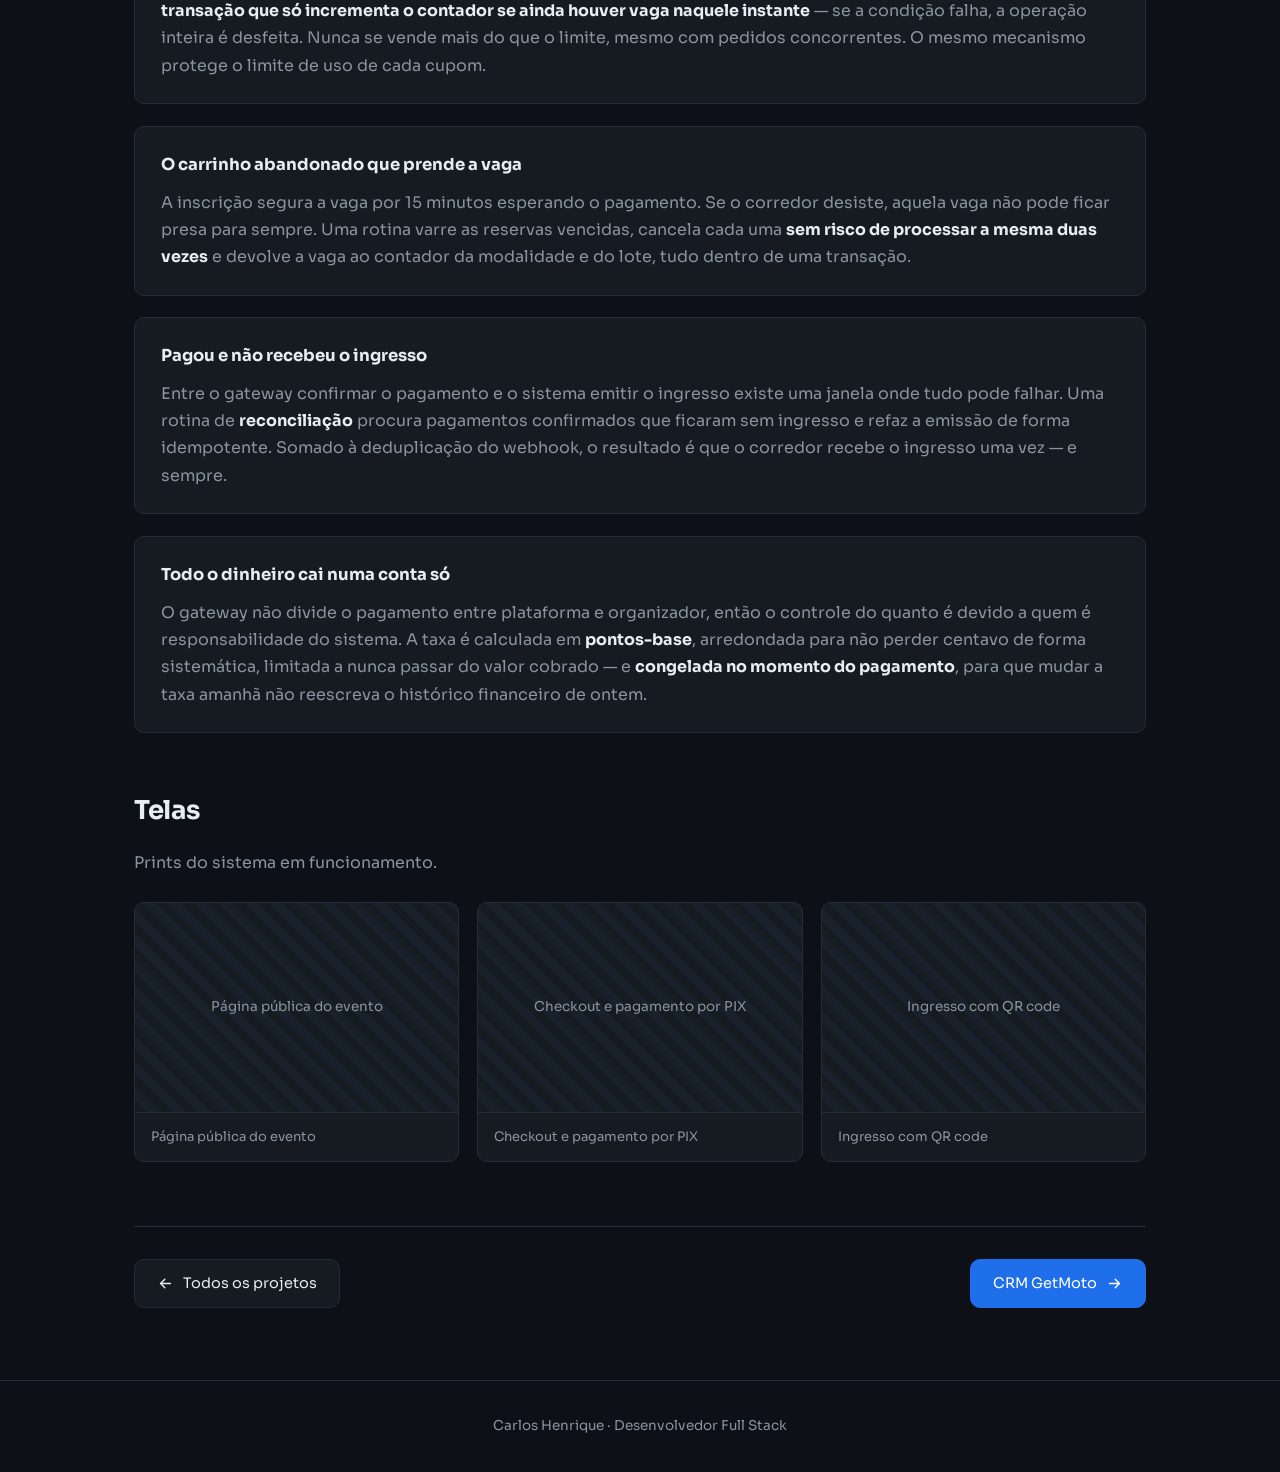
<file: projetos/eventa-pro.html>
<!doctype html>
<html lang="pt-BR">
<head>
<meta charset="utf-8">
<meta name="viewport" content="width=device-width, initial-scale=1">
<script>document.documentElement.classList.add('js');</script>
<!-- a classe .js habilita a animacao de entrada; sem ela o conteudo
     aparece direto, entao uma falha de script nunca deixa a pagina vazia -->
<title>Eventa Pro — Carlos Henrique</title>
<meta name="description" content="Plataforma de corridas de rua com dois lados: o organizador monta o evento, as modalidades, os lotes de preço e os cupons; o corredor se inscreve, paga por PIX ou cartão, recebe ingresso com QR code e depois baixa resultado e certificado. A plataforma retém a taxa e controla o repasse.">
<link rel="canonical" href="https://kralluz.github.io/projetos/eventa-pro.html">
<link rel="alternate" hreflang="pt-BR" href="https://kralluz.github.io/projetos/eventa-pro.html">
<link rel="alternate" hreflang="en" href="https://kralluz.github.io/en/projects/eventa-pro.html">
<link rel="alternate" hreflang="x-default" href="https://kralluz.github.io/projetos/eventa-pro.html">
<meta name="robots" content="index, follow, max-image-preview:large, max-snippet:-1">
<meta name="author" content="Carlos Henrique">

<!-- compartilhamento: WhatsApp, LinkedIn, Slack, Telegram, X -->
<meta property="og:type" content="article">
<meta property="og:site_name" content="Carlos Henrique">
<meta property="og:locale" content="pt_BR">
<meta property="og:title" content="Eventa Pro — Carlos Henrique">
<meta property="og:description" content="Plataforma de corridas de rua com dois lados: o organizador monta o evento, as modalidades, os lotes de preço e os cupons; o corredor se inscreve, paga por PIX ou cartão, recebe ingresso com QR code e depois baixa resultado e certificado. A plataforma retém a taxa e controla o repasse.">
<meta property="og:url" content="https://kralluz.github.io/projetos/eventa-pro.html">
<meta property="og:image" content="https://kralluz.github.io/assets/og.png">
<meta property="og:image:width" content="1200">
<meta property="og:image:height" content="630">
<meta property="og:image:alt" content="Eventa Pro — Carlos Henrique">
<meta name="twitter:card" content="summary_large_image">
<meta name="twitter:title" content="Eventa Pro — Carlos Henrique">
<meta name="twitter:description" content="Plataforma de corridas de rua com dois lados: o organizador monta o evento, as modalidades, os lotes de preço e os cupons; o corredor se inscreve, paga por PIX ou cartão, recebe ingresso com QR code e depois baixa resultado e certificado. A plataforma retém a taxa e controla o repasse.">
<meta name="twitter:image" content="https://kralluz.github.io/assets/og.png">

<link rel="icon" href="../assets/perfil.jpg">
<link rel="preconnect" href="https://fonts.googleapis.com">
<link rel="preconnect" href="https://fonts.gstatic.com" crossorigin>
<link href="https://fonts.googleapis.com/css2?family=Sora:wght@400;600;700&family=JetBrains+Mono:wght@400;500&display=swap" rel="stylesheet">
<link rel="stylesheet" href="../style.css">
<link rel="stylesheet" href="../projetos/projeto.css">

<script type="application/ld+json">
{
  "@context": "https://schema.org",
  "@type": "SoftwareApplication",
  "name": "Eventa Pro",
  "description": "Plataforma de corridas de rua com dois lados: o organizador monta o evento, as modalidades, os lotes de preço e os cupons; o corredor se inscreve, paga por PIX ou cartão, recebe ingresso com QR code e depois baixa resultado e certificado. A plataforma retém a taxa e controla o repasse.",
  "url": "https://kralluz.github.io/projetos/eventa-pro.html",
  "applicationCategory": "BusinessApplication",
  "operatingSystem": "Web",
  "inLanguage": "pt-BR",
  "author": {
    "@type": "Person",
    "name": "Carlos Henrique",
    "url": "https://kralluz.github.io",
    "jobTitle": "Desenvolvedor Full Stack",
    "sameAs": [
      "https://github.com/kralluz",
      "https://www.linkedin.com/in/carlosklz/"
    ]
  },
  "softwareRequirements": "TypeScript, React 19, NestJS 11, Prisma 7, PostgreSQL, Ant Design, Tailwind, TanStack Query, AbacatePay, Docker"
}
</script>
</head>
<body>

<svg width="0" height="0" style="position:absolute" aria-hidden="true">
  <symbol id="i-seta" viewBox="0 0 24 24" fill="none" stroke="currentColor" stroke-width="2" stroke-linecap="round" stroke-linejoin="round">
    <path d="M5 12h14M13 6l6 6-6 6"/>
  </symbol>
  <symbol id="f-br" viewBox="0 0 30 20">
    <rect width="30" height="20" fill="#009b3a"/>
    <path d="M15 2.6 27.4 10 15 17.4 2.6 10Z" fill="#fedf00"/>
    <circle cx="15" cy="10" r="4.4" fill="#002776"/>
    <path d="M10.9 11.4a5.2 5.2 0 0 1 8.2 0" fill="none" stroke="#fff" stroke-width="1.3"/>
  </symbol>
  <symbol id="f-en" viewBox="0 0 30 20">
    <rect width="30" height="20" fill="#012169"/>
    <path d="M0 0 30 20M30 0 0 20" stroke="#fff" stroke-width="4.4"/>
    <path d="M0 0 30 20M30 0 0 20" stroke="#c8102e" stroke-width="2.2"/>
    <path d="M15 0v20M0 10h30" stroke="#fff" stroke-width="6.6"/>
    <path d="M15 0v20M0 10h30" stroke="#c8102e" stroke-width="3.8"/>
  </symbol>
</svg>

<div class="topo-fixo">
  <div class="container">
    <a class="voltar" href="../index.html#projetos">
      <svg class="ico"><use href="#i-seta"/></svg>
      Todos os projetos
    </a>
    <span class="topo-acoes">
      <a class="troca-idioma" href="../en/projects/eventa-pro.html" hreflang="en" title="Read in English" aria-label="Read in English">
        <svg class="bandeira" viewBox="0 0 30 20" aria-hidden="true"><use href="#f-en"/></svg>EN</a>
      <a class="btn" href="../index.html#contato">Contato</a>
    </span>
  </div>
</div>

<header class="projeto-hero">
  <div class="container">
    <span class="etiqueta">eventos</span>
    <h1 class="revelar">Eventa Pro</h1>
    <p class="projeto-resumo revelar" data-atraso="80">Plataforma de corridas de rua com dois lados: o organizador monta o evento, as modalidades, os lotes de preço e os cupons; o corredor se inscreve, paga por PIX ou cartão, recebe ingresso com QR code e depois baixa resultado e certificado. A plataforma retém a taxa e controla o repasse.</p>
    <ul class="stack revelar" data-atraso="140"><li>TypeScript</li><li>React 19</li><li>NestJS 11</li><li>Prisma 7</li><li>PostgreSQL</li><li>Ant Design</li><li>Tailwind</li><li>TanStack Query</li><li>AbacatePay</li><li>Docker</li></ul>

    <div class="fatos revelar" data-atraso="200">
      <div class="fato"><span>Papel</span><strong>Desenvolvimento full stack e arquitetura</strong></div>
      <div class="fato"><span>Período</span><strong>2026 — em produção</strong></div>
      <div class="fato"><span>Situação</span><strong>Ativo</strong></div>
    </div>
  </div>
</header>

<main class="conteudo">
  <div class="container">

    <div class="numeros-projeto revelar">
        <div class="num-cartao">
          <strong data-contar="47" data-sufixo=" mil">47 mil</strong>
          <span>linhas de código</span>
        </div>
        <div class="num-cartao">
          <strong data-contar="143">143</strong>
          <span>endpoints na API</span>
        </div>
        <div class="num-cartao">
          <strong data-contar="19">19</strong>
          <span>tabelas no banco</span>
        </div>
        <div class="num-cartao">
          <strong data-contar="19">19</strong>
          <span>migrations</span>
        </div>
        <div class="num-cartao">
          <strong data-contar="71">71</strong>
          <span>telas</span>
        </div>
        <div class="num-cartao">
          <strong data-contar="18">18</strong>
          <span>módulos</span>
        </div>
    </div>


    <h2 class="revelar">O problema</h2>
    <div class="destaque revelar" data-atraso="60">
      <p>Organizador de corrida controla inscrição por formulário e recebe por Pix na mão — sem ingresso, sem controle de vaga, sem saber quanto sobrou depois da taxa. E na largada, alguém confere nome em papel impresso. O corredor, do outro lado, não tem onde ver <strong>se a inscrição valeu</strong>.</p>
    </div>

    <h2 class="revelar">O que foi construído</h2>
    <ul class="entregas revelar" data-atraso="60">
      <li><strong>Lotes de preço por data</strong> dentro de cada modalidade, com vaga controlada e cupom de desconto</li>
      <li><strong>Pagamento por PIX ou cartão</strong>, com webhook do gateway e reembolso</li>
      <li><strong>Ingresso digital com QR code</strong> — check-in e retirada de kit na hora da prova</li>
      <li><strong>Resultado e certificado em PDF</strong>, com verificação pública por número</li>
      <li><strong>Equipe por evento</strong>: dá acesso só ao check-in sem abrir o financeiro</li>
      <li><strong>Repasse ao organizador</strong> com a taxa da plataforma congelada no momento do pagamento</li>
    </ul>

    <h2 class="revelar">Módulos</h2>
    <p class="revelar">Dezoito módulos, da criação do evento ao certificado do corredor.</p>
    <div class="modulos">
      <div class="grupo-modulo revelar">
        <h3>Organizador</h3>
        <ul><li>Evento com rascunho, publicação e arquivo</li><li>Modalidades com vaga e faixa etária</li><li>Lotes de preço por janela de data</li><li>Cupons percentuais ou em valor</li><li>Campos personalizados de formulário</li><li>Analytics e financeiro do evento</li></ul>
      </div>
      <div class="grupo-modulo revelar">
        <h3>Corredor</h3>
        <ul><li>Catálogo e página pública do evento</li><li>Inscrição com reserva temporária</li><li>Checkout por PIX ou cartão</li><li>Ingresso com QR code</li><li>Resultados da prova</li><li>Certificado em PDF</li></ul>
      </div>
      <div class="grupo-modulo revelar">
        <h3>Dia da prova</h3>
        <ul><li>Check-in por leitura de QR</li><li>Retirada de kit</li><li>Estatísticas de comparecimento</li><li>Papéis de equipe por evento</li><li>Importação de resultados em lote</li></ul>
      </div>
      <div class="grupo-modulo revelar">
        <h3>Plataforma</h3>
        <ul><li>Painel administrativo</li><li>Moderação de eventos</li><li>Repasses aos organizadores</li><li>Suporte com SLA</li><li>LGPD: exportar e excluir conta</li><li>Auditoria e logs</li></ul>
      </div>
    </div>

    <h2 class="revelar">Arquitetura</h2>
    <ul class="entregas revelar">
      <li><strong>Monorepo</strong> com API NestJS organizada por módulo de funcionalidade e front React separado por domínio — público, participante, organizador e admin</li>
      <li>DTOs validados com <strong>Zod</strong>, e guards globais de autenticação, papel e posse do evento</li>
      <li><strong>Interfaces de provider</strong> para e-mail e armazenamento: dá para trocar SMTP por servidor próprio, ou Chevereto por MinIO, sem tocar no resto</li>
      <li>Cliente HTTP do frontend <strong>gerado do OpenAPI</strong> publicado pela API</li>
      <li>Webhook do gateway com <strong>deduplicação por evento</strong> — o mesmo aviso chegando duas vezes não cobra duas vezes</li>
      <li>Dinheiro em <strong>centavos inteiros</strong> e taxa em pontos-base, nunca decimal</li>
      <li>Jobs recorrentes (expirar reserva, reconciliar pagamento, limpar log) rodando dentro do próprio processo, sem fila externa</li>
    </ul>

    <h2 class="revelar">Integrações</h2>
    <p class="revelar">Sistemas externos com que o produto conversa.</p>
    <ul class="stack revelar"><li>AbacatePay (PIX e cartão)</li><li>Google OAuth</li><li>MinIO</li><li>Chevereto</li><li>AWS S3</li><li>Nodemailer / Stalwart</li><li>PDFKit</li><li>Docker</li></ul>

    <h2 class="revelar">Desafios técnicos</h2>

    <div class="desafio revelar">
      <h3>A última vaga, duas pessoas ao mesmo tempo</h3>
      <p>Duas inscrições simultâneas na última vaga de uma modalidade não podem ambas passar. A criação roda numa <strong>transação que só incrementa o contador se ainda houver vaga naquele instante</strong> — se a condição falha, a operação inteira é desfeita. Nunca se vende mais do que o limite, mesmo com pedidos concorrentes. O mesmo mecanismo protege o limite de uso de cada cupom.</p>
    </div>
    <div class="desafio revelar">
      <h3>O carrinho abandonado que prende a vaga</h3>
      <p>A inscrição segura a vaga por 15 minutos esperando o pagamento. Se o corredor desiste, aquela vaga não pode ficar presa para sempre. Uma rotina varre as reservas vencidas, cancela cada uma <strong>sem risco de processar a mesma duas vezes</strong> e devolve a vaga ao contador da modalidade e do lote, tudo dentro de uma transação.</p>
    </div>
    <div class="desafio revelar">
      <h3>Pagou e não recebeu o ingresso</h3>
      <p>Entre o gateway confirmar o pagamento e o sistema emitir o ingresso existe uma janela onde tudo pode falhar. Uma rotina de <strong>reconciliação</strong> procura pagamentos confirmados que ficaram sem ingresso e refaz a emissão de forma idempotente. Somado à deduplicação do webhook, o resultado é que o corredor recebe o ingresso uma vez — e sempre.</p>
    </div>
    <div class="desafio revelar">
      <h3>Todo o dinheiro cai numa conta só</h3>
      <p>O gateway não divide o pagamento entre plataforma e organizador, então o controle do quanto é devido a quem é responsabilidade do sistema. A taxa é calculada em <strong>pontos-base</strong>, arredondada para não perder centavo de forma sistemática, limitada a nunca passar do valor cobrado — e <strong>congelada no momento do pagamento</strong>, para que mudar a taxa amanhã não reescreva o histórico financeiro de ontem.</p>
    </div>

    <h2 class="revelar">Telas</h2>
    <p class="revelar">Prints do sistema em funcionamento.</p>
    <div class="galeria">
      <figure>
        <div class="vaga-print">Página pública do evento</div>
        <figcaption>Página pública do evento</figcaption>
      </figure>
      <figure>
        <div class="vaga-print">Checkout e pagamento por PIX</div>
        <figcaption>Checkout e pagamento por PIX</figcaption>
      </figure>
      <figure>
        <div class="vaga-print">Ingresso com QR code</div>
        <figcaption>Ingresso com QR code</figcaption>
      </figure>
    </div>

    <div class="nav-projetos">
      <a class="btn" href="../index.html#projetos">
        <svg class="ico" style="transform:rotate(180deg)"><use href="#i-seta"/></svg>
        Todos os projetos
      </a>
      <a class="btn btn-primario" href="crm-getmoto.html">
        CRM GetMoto
        <svg class="ico"><use href="#i-seta"/></svg>
      </a>
    </div>

  </div>
</main>

<footer>
  <div class="container">
    <p>Carlos Henrique · Desenvolvedor Full Stack</p>
  </div>
</footer>

<script src="../script.js"></script>
</body>
</html>
</file>
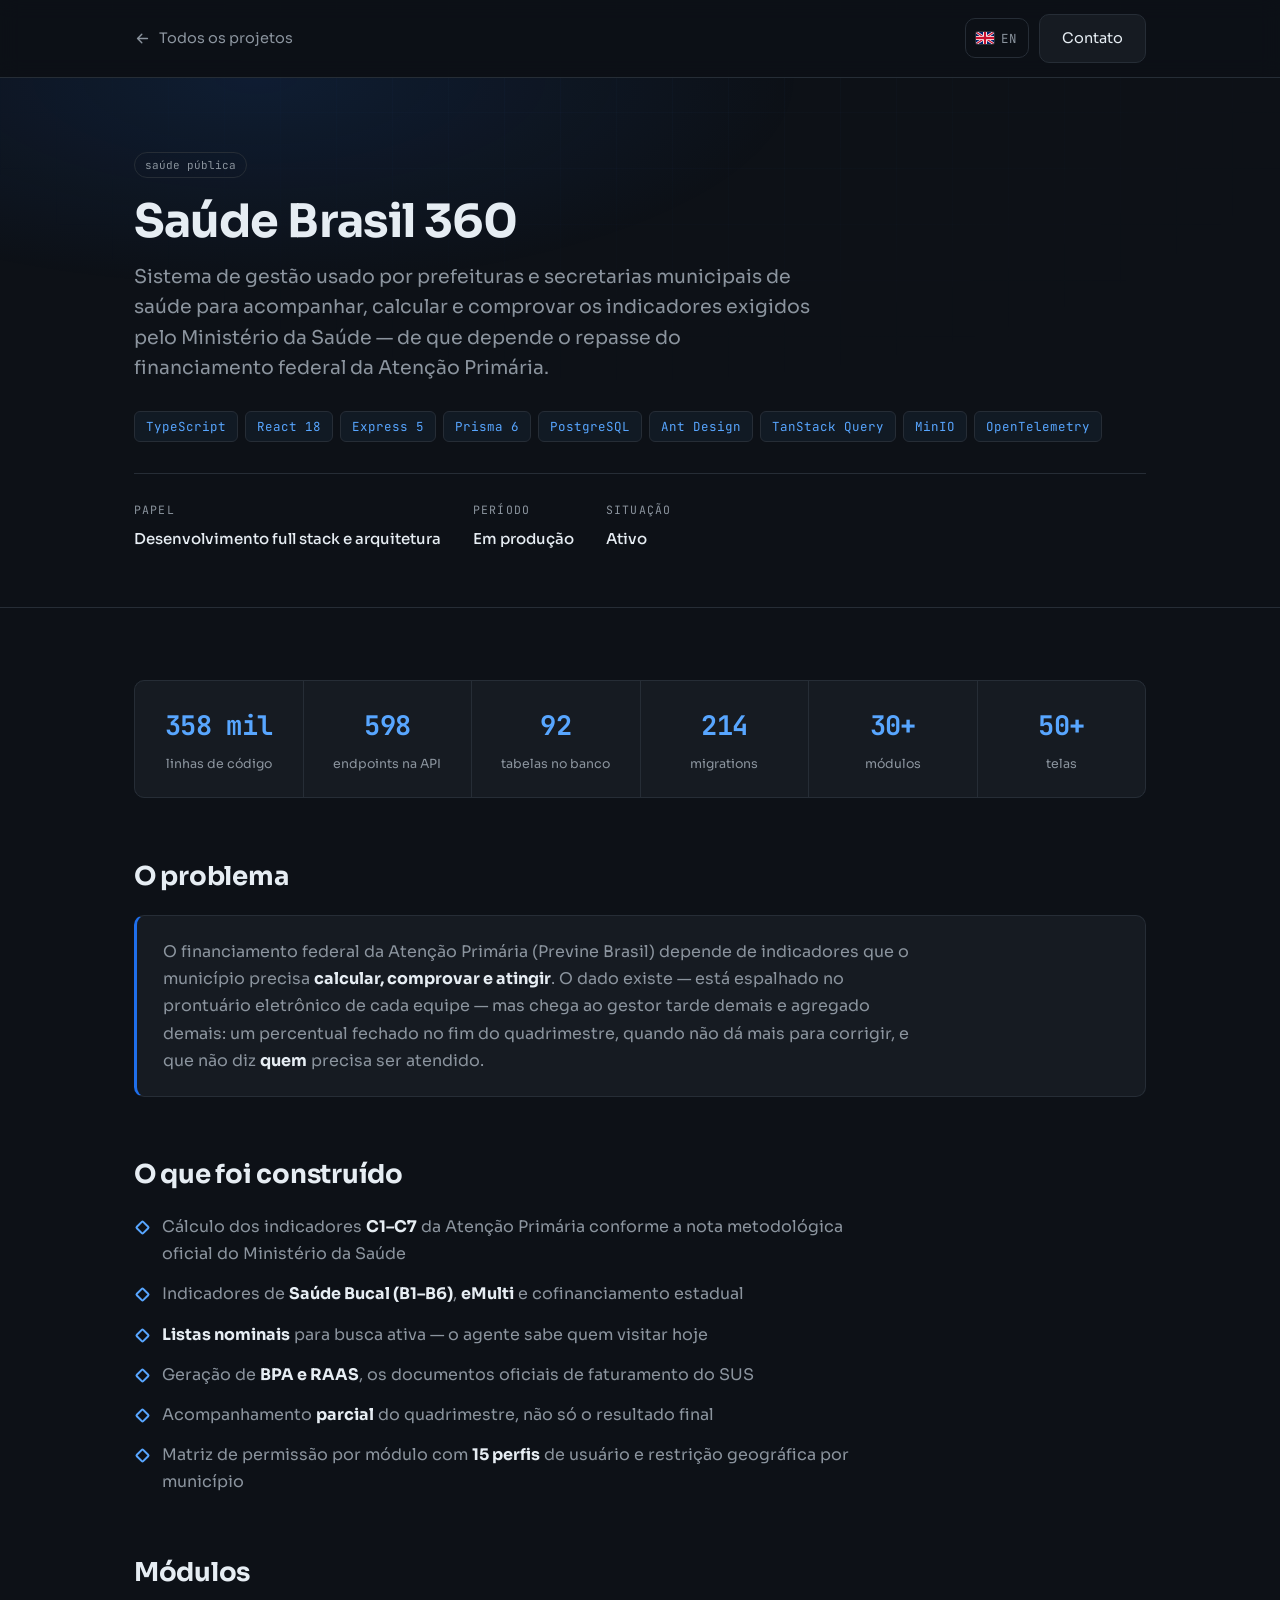
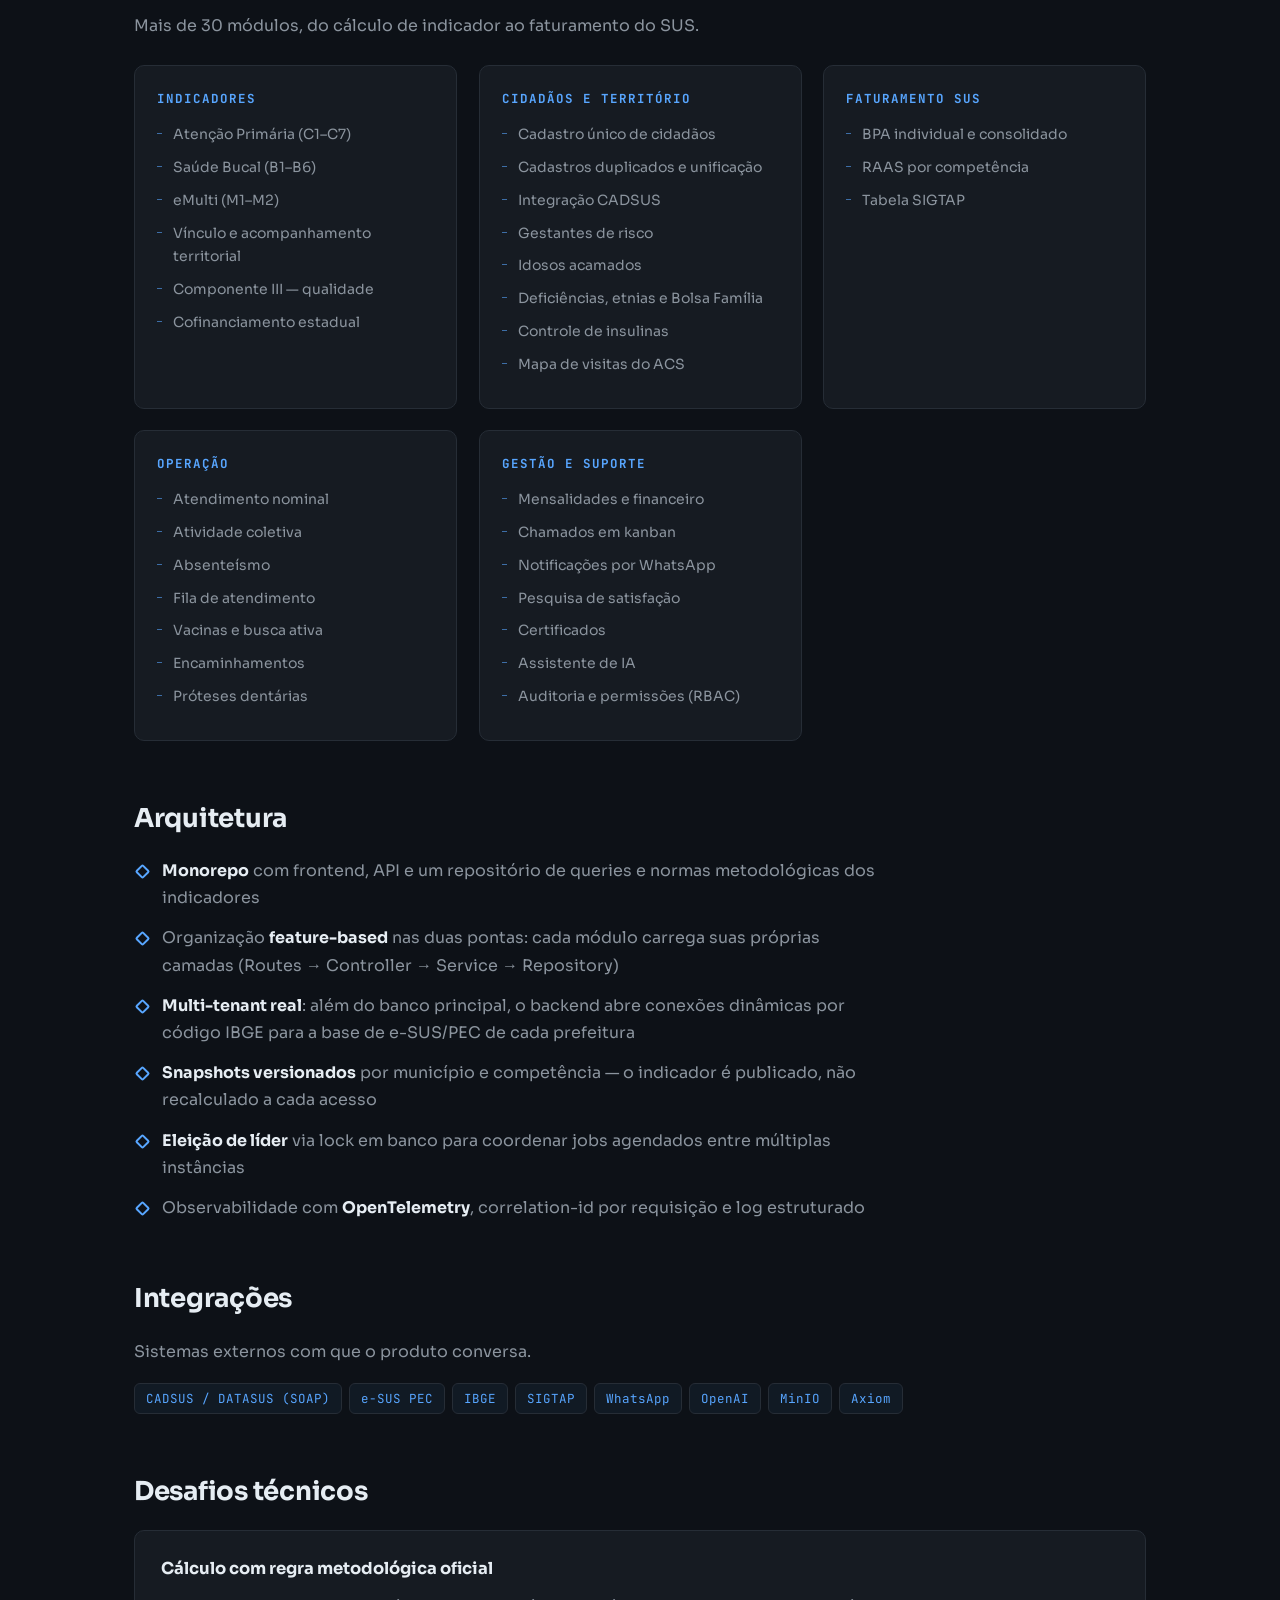
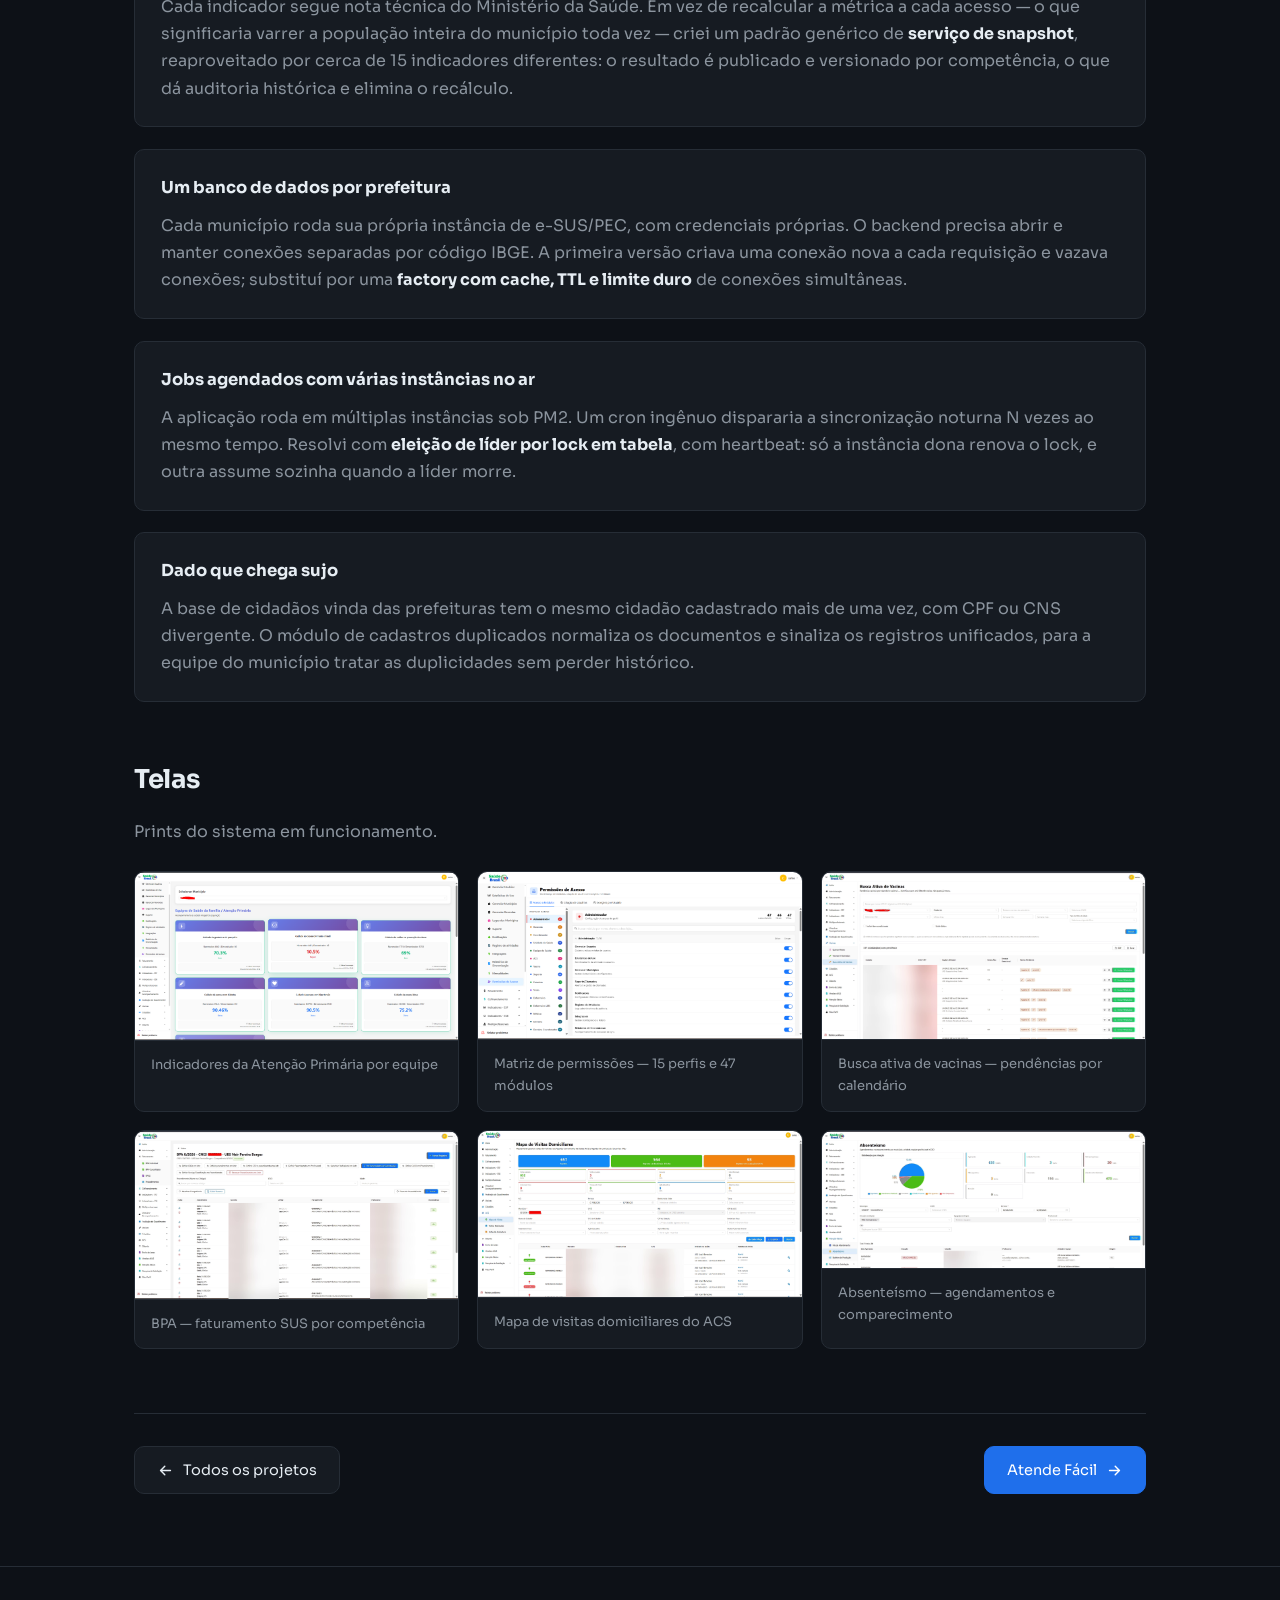
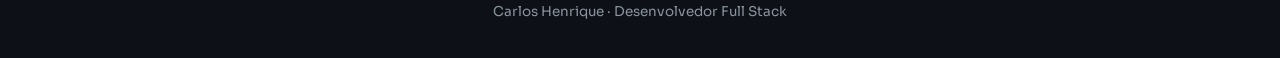
<file: projetos/saude-brasil-360.html>
<!doctype html>
<html lang="pt-BR">
<head>
<meta charset="utf-8">
<meta name="viewport" content="width=device-width, initial-scale=1">
<script>document.documentElement.classList.add('js');</script>
<!-- a classe .js habilita a animacao de entrada; sem ela o conteudo
     aparece direto, entao uma falha de script nunca deixa a pagina vazia -->
<title>Saúde Brasil 360 — Carlos Henrique</title>
<meta name="description" content="Sistema de gestão usado por prefeituras e secretarias municipais de saúde para acompanhar, calcular e comprovar os indicadores exigidos pelo Ministério da Saúde — de que depende o repasse do financiamento federal da Atenção Primária.">
<link rel="canonical" href="https://kralluz.github.io/projetos/saude-brasil-360.html">
<link rel="alternate" hreflang="pt-BR" href="https://kralluz.github.io/projetos/saude-brasil-360.html">
<link rel="alternate" hreflang="en" href="https://kralluz.github.io/en/projects/saude-brasil-360.html">
<link rel="alternate" hreflang="x-default" href="https://kralluz.github.io/projetos/saude-brasil-360.html">
<meta name="robots" content="index, follow, max-image-preview:large, max-snippet:-1">
<meta name="author" content="Carlos Henrique">

<!-- compartilhamento: WhatsApp, LinkedIn, Slack, Telegram, X -->
<meta property="og:type" content="article">
<meta property="og:site_name" content="Carlos Henrique">
<meta property="og:locale" content="pt_BR">
<meta property="og:title" content="Saúde Brasil 360 — Carlos Henrique">
<meta property="og:description" content="Sistema de gestão usado por prefeituras e secretarias municipais de saúde para acompanhar, calcular e comprovar os indicadores exigidos pelo Ministério da Saúde — de que depende o repasse do financiamento federal da Atenção Primária.">
<meta property="og:url" content="https://kralluz.github.io/projetos/saude-brasil-360.html">
<meta property="og:image" content="https://kralluz.github.io/assets/og.png">
<meta property="og:image:width" content="1200">
<meta property="og:image:height" content="630">
<meta property="og:image:alt" content="Saúde Brasil 360 — Carlos Henrique">
<meta name="twitter:card" content="summary_large_image">
<meta name="twitter:title" content="Saúde Brasil 360 — Carlos Henrique">
<meta name="twitter:description" content="Sistema de gestão usado por prefeituras e secretarias municipais de saúde para acompanhar, calcular e comprovar os indicadores exigidos pelo Ministério da Saúde — de que depende o repasse do financiamento federal da Atenção Primária.">
<meta name="twitter:image" content="https://kralluz.github.io/assets/og.png">

<link rel="icon" href="../assets/perfil.jpg">
<link rel="preconnect" href="https://fonts.googleapis.com">
<link rel="preconnect" href="https://fonts.gstatic.com" crossorigin>
<link href="https://fonts.googleapis.com/css2?family=Sora:wght@400;600;700&family=JetBrains+Mono:wght@400;500&display=swap" rel="stylesheet">
<link rel="stylesheet" href="../style.css">
<link rel="stylesheet" href="../projetos/projeto.css">

<script type="application/ld+json">
{
  "@context": "https://schema.org",
  "@type": "SoftwareApplication",
  "name": "Saúde Brasil 360",
  "description": "Sistema de gestão usado por prefeituras e secretarias municipais de saúde para acompanhar, calcular e comprovar os indicadores exigidos pelo Ministério da Saúde — de que depende o repasse do financiamento federal da Atenção Primária.",
  "url": "https://kralluz.github.io/projetos/saude-brasil-360.html",
  "applicationCategory": "BusinessApplication",
  "operatingSystem": "Web",
  "inLanguage": "pt-BR",
  "author": {
    "@type": "Person",
    "name": "Carlos Henrique",
    "url": "https://kralluz.github.io",
    "jobTitle": "Desenvolvedor Full Stack",
    "sameAs": [
      "https://github.com/kralluz",
      "https://www.linkedin.com/in/carlosklz/"
    ]
  },
  "softwareRequirements": "TypeScript, React 18, Express 5, Prisma 6, PostgreSQL, Ant Design, TanStack Query, MinIO, OpenTelemetry"
}
</script>
</head>
<body>

<svg width="0" height="0" style="position:absolute" aria-hidden="true">
  <symbol id="i-seta" viewBox="0 0 24 24" fill="none" stroke="currentColor" stroke-width="2" stroke-linecap="round" stroke-linejoin="round">
    <path d="M5 12h14M13 6l6 6-6 6"/>
  </symbol>
  <symbol id="f-br" viewBox="0 0 30 20">
    <rect width="30" height="20" fill="#009b3a"/>
    <path d="M15 2.6 27.4 10 15 17.4 2.6 10Z" fill="#fedf00"/>
    <circle cx="15" cy="10" r="4.4" fill="#002776"/>
    <path d="M10.9 11.4a5.2 5.2 0 0 1 8.2 0" fill="none" stroke="#fff" stroke-width="1.3"/>
  </symbol>
  <symbol id="f-en" viewBox="0 0 30 20">
    <rect width="30" height="20" fill="#012169"/>
    <path d="M0 0 30 20M30 0 0 20" stroke="#fff" stroke-width="4.4"/>
    <path d="M0 0 30 20M30 0 0 20" stroke="#c8102e" stroke-width="2.2"/>
    <path d="M15 0v20M0 10h30" stroke="#fff" stroke-width="6.6"/>
    <path d="M15 0v20M0 10h30" stroke="#c8102e" stroke-width="3.8"/>
  </symbol>
</svg>

<div class="topo-fixo">
  <div class="container">
    <a class="voltar" href="../index.html#projetos">
      <svg class="ico"><use href="#i-seta"/></svg>
      Todos os projetos
    </a>
    <span class="topo-acoes">
      <a class="troca-idioma" href="../en/projects/saude-brasil-360.html" hreflang="en" title="Read in English" aria-label="Read in English">
        <svg class="bandeira" viewBox="0 0 30 20" aria-hidden="true"><use href="#f-en"/></svg>EN</a>
      <a class="btn" href="../index.html#contato">Contato</a>
    </span>
  </div>
</div>

<header class="projeto-hero">
  <div class="container">
    <span class="etiqueta">saúde pública</span>
    <h1 class="revelar">Saúde Brasil 360</h1>
    <p class="projeto-resumo revelar" data-atraso="80">Sistema de gestão usado por prefeituras e secretarias municipais de saúde para acompanhar, calcular e comprovar os indicadores exigidos pelo Ministério da Saúde — de que depende o repasse do financiamento federal da Atenção Primária.</p>
    <ul class="stack revelar" data-atraso="140"><li>TypeScript</li><li>React 18</li><li>Express 5</li><li>Prisma 6</li><li>PostgreSQL</li><li>Ant Design</li><li>TanStack Query</li><li>MinIO</li><li>OpenTelemetry</li></ul>

    <div class="fatos revelar" data-atraso="200">
      <div class="fato"><span>Papel</span><strong>Desenvolvimento full stack e arquitetura</strong></div>
      <div class="fato"><span>Período</span><strong>Em produção</strong></div>
      <div class="fato"><span>Situação</span><strong>Ativo</strong></div>
    </div>
  </div>
</header>

<main class="conteudo">
  <div class="container">

    <div class="numeros-projeto revelar">
        <div class="num-cartao">
          <strong data-contar="358" data-sufixo=" mil">358 mil</strong>
          <span>linhas de código</span>
        </div>
        <div class="num-cartao">
          <strong data-contar="598">598</strong>
          <span>endpoints na API</span>
        </div>
        <div class="num-cartao">
          <strong data-contar="92">92</strong>
          <span>tabelas no banco</span>
        </div>
        <div class="num-cartao">
          <strong data-contar="214">214</strong>
          <span>migrations</span>
        </div>
        <div class="num-cartao">
          <strong data-contar="30" data-sufixo="+">30+</strong>
          <span>módulos</span>
        </div>
        <div class="num-cartao">
          <strong data-contar="50" data-sufixo="+">50+</strong>
          <span>telas</span>
        </div>
    </div>


    <h2 class="revelar">O problema</h2>
    <div class="destaque revelar" data-atraso="60">
      <p>O financiamento federal da Atenção Primária (Previne Brasil) depende de indicadores que o município precisa <strong>calcular, comprovar e atingir</strong>. O dado existe — está espalhado no prontuário eletrônico de cada equipe — mas chega ao gestor tarde demais e agregado demais: um percentual fechado no fim do quadrimestre, quando não dá mais para corrigir, e que não diz <strong>quem</strong> precisa ser atendido.</p>
    </div>

    <h2 class="revelar">O que foi construído</h2>
    <ul class="entregas revelar" data-atraso="60">
      <li>Cálculo dos indicadores <strong>C1–C7</strong> da Atenção Primária conforme a nota metodológica oficial do Ministério da Saúde</li>
      <li>Indicadores de <strong>Saúde Bucal (B1–B6)</strong>, <strong>eMulti</strong> e cofinanciamento estadual</li>
      <li><strong>Listas nominais</strong> para busca ativa — o agente sabe quem visitar hoje</li>
      <li>Geração de <strong>BPA e RAAS</strong>, os documentos oficiais de faturamento do SUS</li>
      <li>Acompanhamento <strong>parcial</strong> do quadrimestre, não só o resultado final</li>
      <li>Matriz de permissão por módulo com <strong>15 perfis</strong> de usuário e restrição geográfica por município</li>
    </ul>

    <h2 class="revelar">Módulos</h2>
    <p class="revelar">Mais de 30 módulos, do cálculo de indicador ao faturamento do SUS.</p>
    <div class="modulos">
      <div class="grupo-modulo revelar">
        <h3>Indicadores</h3>
        <ul><li>Atenção Primária (C1–C7)</li><li>Saúde Bucal (B1–B6)</li><li>eMulti (M1–M2)</li><li>Vínculo e acompanhamento territorial</li><li>Componente III — qualidade</li><li>Cofinanciamento estadual</li></ul>
      </div>
      <div class="grupo-modulo revelar">
        <h3>Cidadãos e território</h3>
        <ul><li>Cadastro único de cidadãos</li><li>Cadastros duplicados e unificação</li><li>Integração CADSUS</li><li>Gestantes de risco</li><li>Idosos acamados</li><li>Deficiências, etnias e Bolsa Família</li><li>Controle de insulinas</li><li>Mapa de visitas do ACS</li></ul>
      </div>
      <div class="grupo-modulo revelar">
        <h3>Faturamento SUS</h3>
        <ul><li>BPA individual e consolidado</li><li>RAAS por competência</li><li>Tabela SIGTAP</li></ul>
      </div>
      <div class="grupo-modulo revelar">
        <h3>Operação</h3>
        <ul><li>Atendimento nominal</li><li>Atividade coletiva</li><li>Absenteísmo</li><li>Fila de atendimento</li><li>Vacinas e busca ativa</li><li>Encaminhamentos</li><li>Próteses dentárias</li></ul>
      </div>
      <div class="grupo-modulo revelar">
        <h3>Gestão e suporte</h3>
        <ul><li>Mensalidades e financeiro</li><li>Chamados em kanban</li><li>Notificações por WhatsApp</li><li>Pesquisa de satisfação</li><li>Certificados</li><li>Assistente de IA</li><li>Auditoria e permissões (RBAC)</li></ul>
      </div>
    </div>

    <h2 class="revelar">Arquitetura</h2>
    <ul class="entregas revelar">
      <li><strong>Monorepo</strong> com frontend, API e um repositório de queries e normas metodológicas dos indicadores</li>
      <li>Organização <strong>feature-based</strong> nas duas pontas: cada módulo carrega suas próprias camadas (Routes → Controller → Service → Repository)</li>
      <li><strong>Multi-tenant real</strong>: além do banco principal, o backend abre conexões dinâmicas por código IBGE para a base de e-SUS/PEC de cada prefeitura</li>
      <li><strong>Snapshots versionados</strong> por município e competência — o indicador é publicado, não recalculado a cada acesso</li>
      <li><strong>Eleição de líder</strong> via lock em banco para coordenar jobs agendados entre múltiplas instâncias</li>
      <li>Observabilidade com <strong>OpenTelemetry</strong>, correlation-id por requisição e log estruturado</li>
    </ul>

    <h2 class="revelar">Integrações</h2>
    <p class="revelar">Sistemas externos com que o produto conversa.</p>
    <ul class="stack revelar"><li>CADSUS / DATASUS (SOAP)</li><li>e-SUS PEC</li><li>IBGE</li><li>SIGTAP</li><li>WhatsApp</li><li>OpenAI</li><li>MinIO</li><li>Axiom</li></ul>

    <h2 class="revelar">Desafios técnicos</h2>

    <div class="desafio revelar">
      <h3>Cálculo com regra metodológica oficial</h3>
      <p>Cada indicador segue nota técnica do Ministério da Saúde. Em vez de recalcular a métrica a cada acesso — o que significaria varrer a população inteira do município toda vez — criei um padrão genérico de <strong>serviço de snapshot</strong>, reaproveitado por cerca de 15 indicadores diferentes: o resultado é publicado e versionado por competência, o que dá auditoria histórica e elimina o recálculo.</p>
    </div>
    <div class="desafio revelar">
      <h3>Um banco de dados por prefeitura</h3>
      <p>Cada município roda sua própria instância de e-SUS/PEC, com credenciais próprias. O backend precisa abrir e manter conexões separadas por código IBGE. A primeira versão criava uma conexão nova a cada requisição e vazava conexões; substituí por uma <strong>factory com cache, TTL e limite duro</strong> de conexões simultâneas.</p>
    </div>
    <div class="desafio revelar">
      <h3>Jobs agendados com várias instâncias no ar</h3>
      <p>A aplicação roda em múltiplas instâncias sob PM2. Um cron ingênuo dispararia a sincronização noturna N vezes ao mesmo tempo. Resolvi com <strong>eleição de líder por lock em tabela</strong>, com heartbeat: só a instância dona renova o lock, e outra assume sozinha quando a líder morre.</p>
    </div>
    <div class="desafio revelar">
      <h3>Dado que chega sujo</h3>
      <p>A base de cidadãos vinda das prefeituras tem o mesmo cidadão cadastrado mais de uma vez, com CPF ou CNS divergente. O módulo de cadastros duplicados normaliza os documentos e sinaliza os registros unificados, para a equipe do município tratar as duplicidades sem perder histórico.</p>
    </div>

    <h2 class="revelar">Telas</h2>
    <p class="revelar">Prints do sistema em funcionamento.</p>
    <div class="galeria">
      <figure>
        <a href="../assets/prints/painel-equipe.png" target="_blank" rel="noopener">
          <img src="../assets/prints/painel-equipe.png" alt="Indicadores da Atenção Primária por equipe" loading="lazy">
        </a>
        <figcaption>Indicadores da Atenção Primária por equipe</figcaption>
      </figure>
      <figure>
        <a href="../assets/prints/rbac.png" target="_blank" rel="noopener">
          <img src="../assets/prints/rbac.png" alt="Matriz de permissões — 15 perfis e 47 módulos" loading="lazy">
        </a>
        <figcaption>Matriz de permissões — 15 perfis e 47 módulos</figcaption>
      </figure>
      <figure>
        <a href="../assets/prints/vacinas.png" target="_blank" rel="noopener">
          <img src="../assets/prints/vacinas.png" alt="Busca ativa de vacinas — pendências por calendário" loading="lazy">
        </a>
        <figcaption>Busca ativa de vacinas — pendências por calendário</figcaption>
      </figure>
      <figure>
        <a href="../assets/prints/bpa.png" target="_blank" rel="noopener">
          <img src="../assets/prints/bpa.png" alt="BPA — faturamento SUS por competência" loading="lazy">
        </a>
        <figcaption>BPA — faturamento SUS por competência</figcaption>
      </figure>
      <figure>
        <a href="../assets/prints/mapa-visitas.png" target="_blank" rel="noopener">
          <img src="../assets/prints/mapa-visitas.png" alt="Mapa de visitas domiciliares do ACS" loading="lazy">
        </a>
        <figcaption>Mapa de visitas domiciliares do ACS</figcaption>
      </figure>
      <figure>
        <a href="../assets/prints/absenteismo.png" target="_blank" rel="noopener">
          <img src="../assets/prints/absenteismo.png" alt="Absenteísmo — agendamentos e comparecimento" loading="lazy">
        </a>
        <figcaption>Absenteísmo — agendamentos e comparecimento</figcaption>
      </figure>
    </div>

    <div class="nav-projetos">
      <a class="btn" href="../index.html#projetos">
        <svg class="ico" style="transform:rotate(180deg)"><use href="#i-seta"/></svg>
        Todos os projetos
      </a>
      <a class="btn btn-primario" href="atende-facil.html">
        Atende Fácil
        <svg class="ico"><use href="#i-seta"/></svg>
      </a>
    </div>

  </div>
</main>

<footer>
  <div class="container">
    <p>Carlos Henrique · Desenvolvedor Full Stack</p>
  </div>
</footer>

<script src="../script.js"></script>
</body>
</html>
</file>
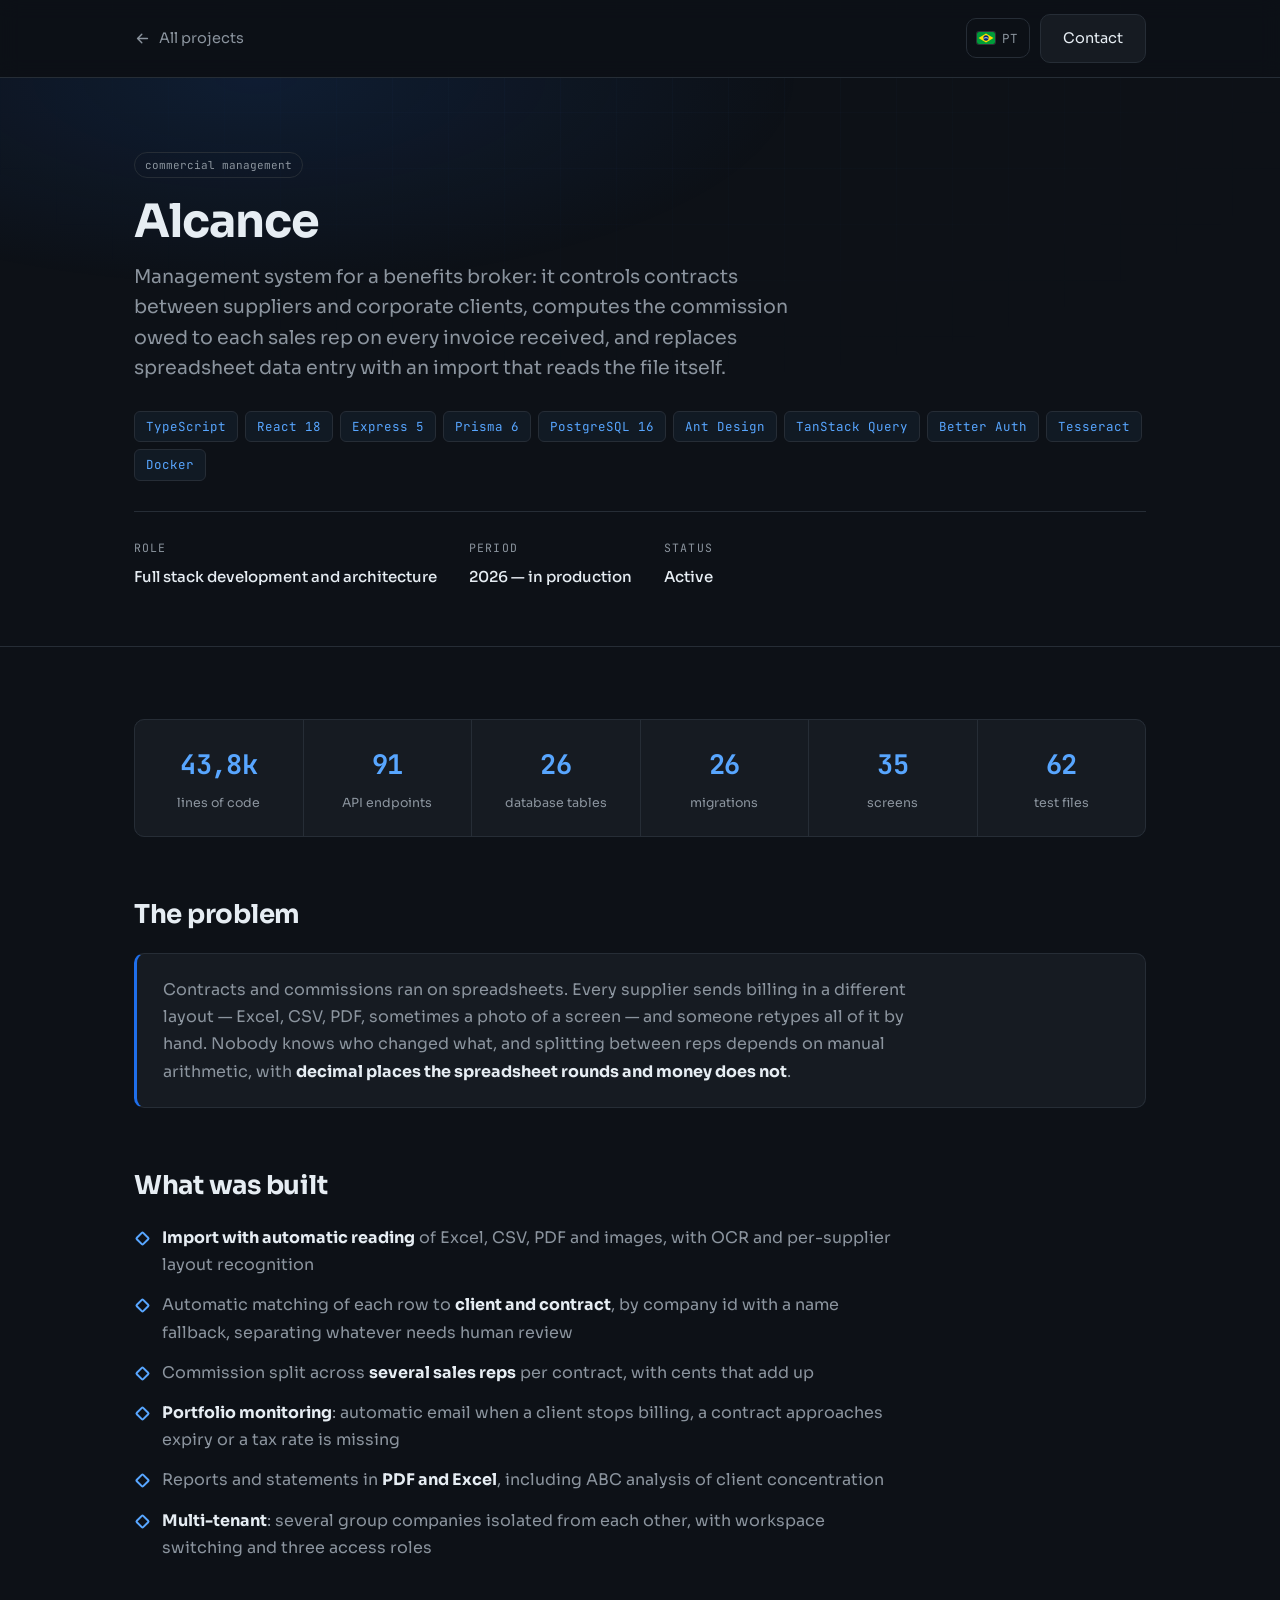
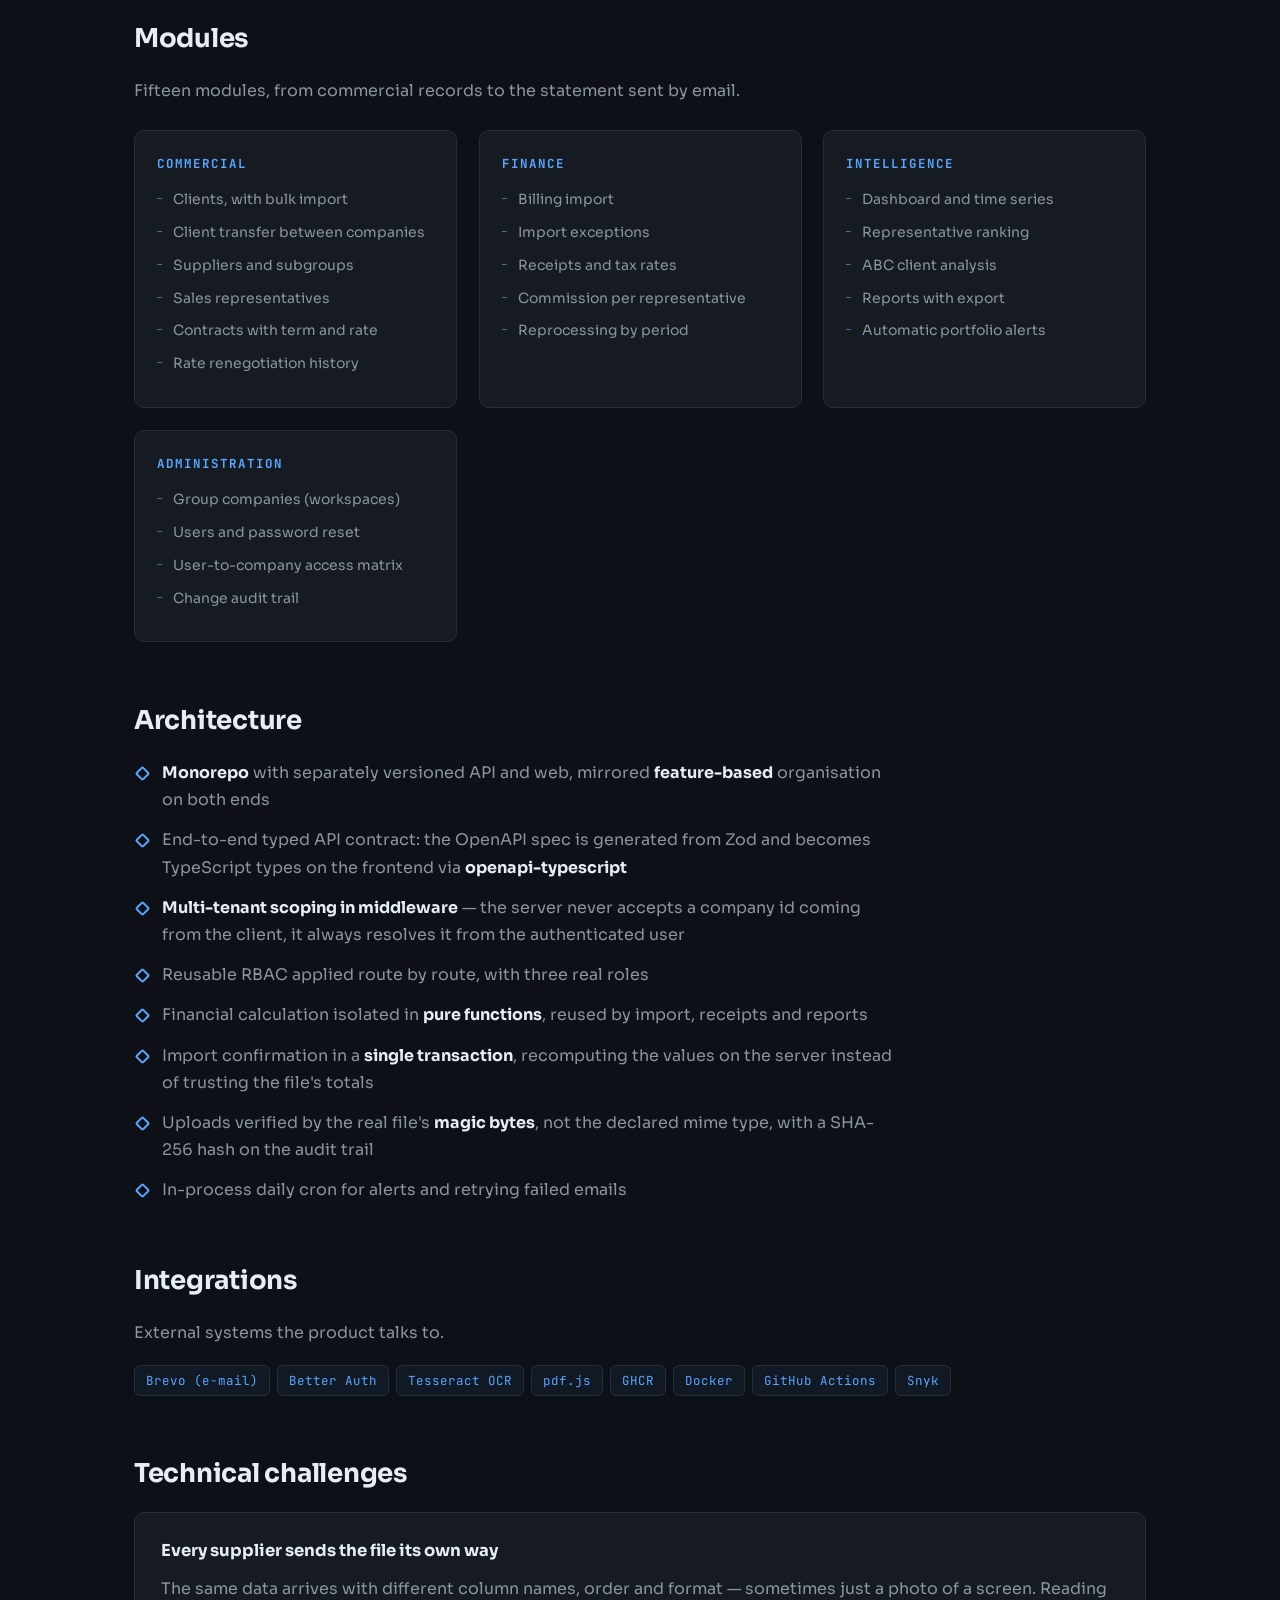
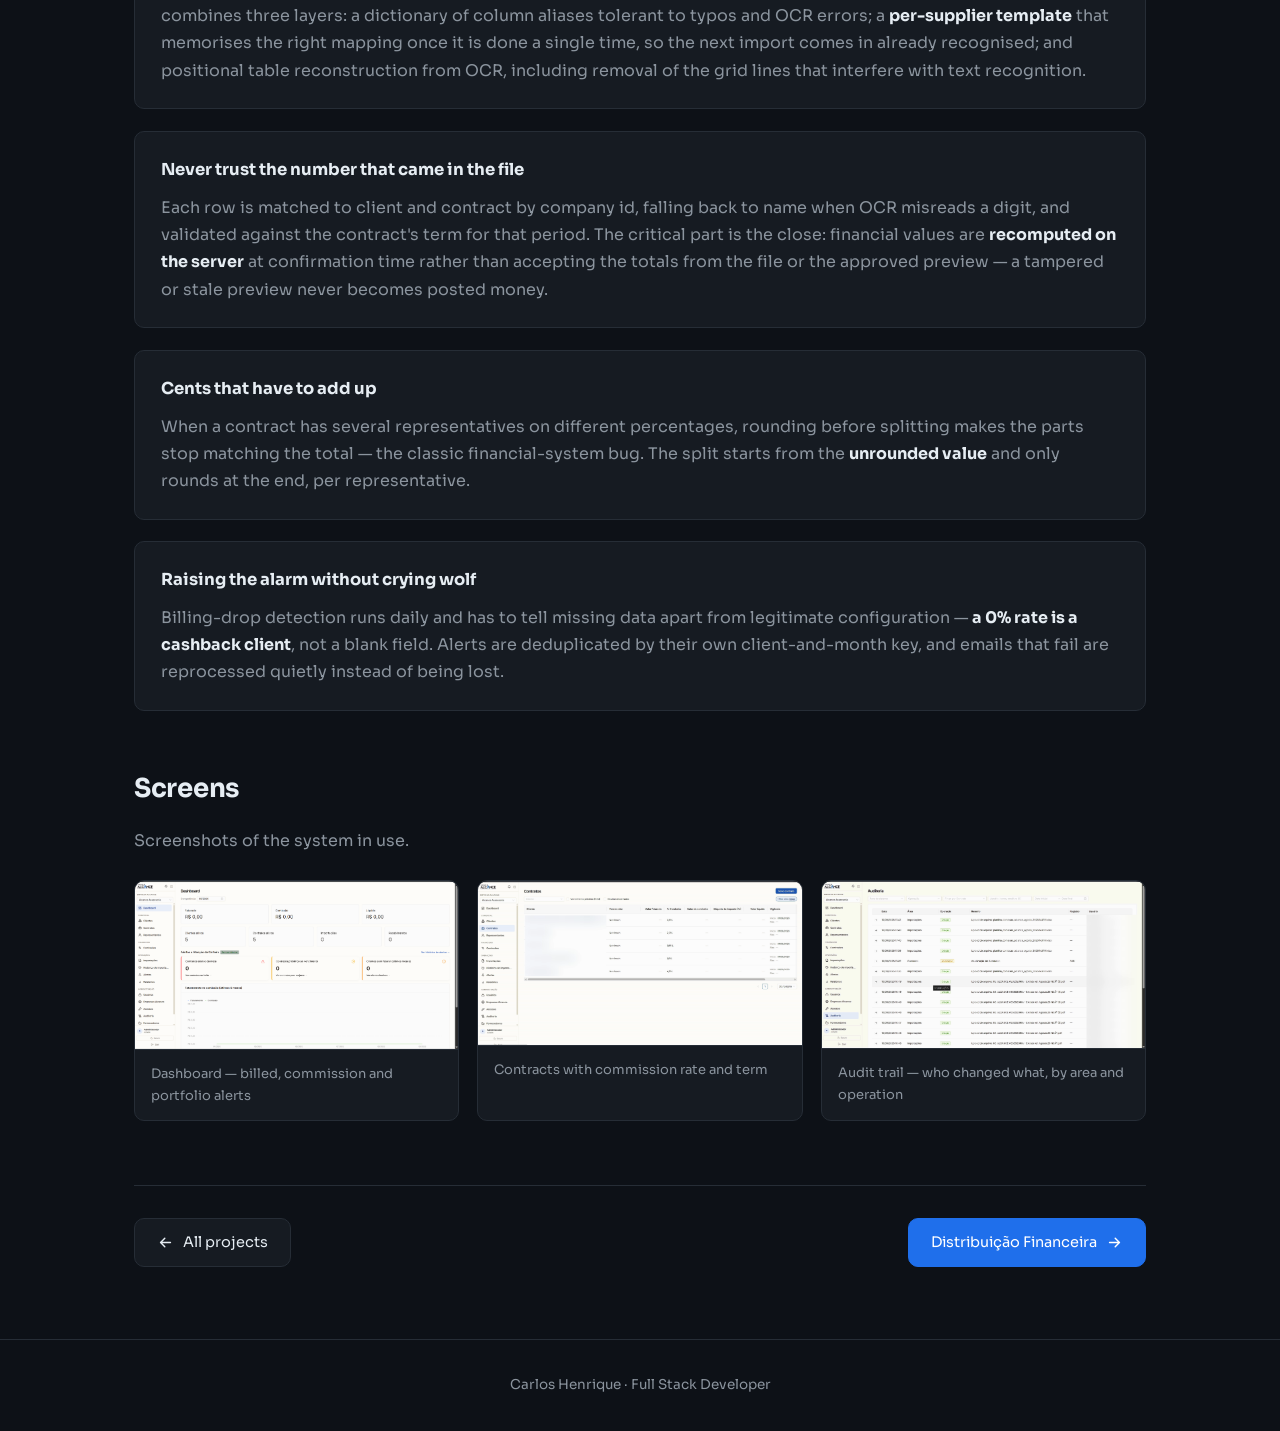
<file: en/projects/alcance.html>
<!doctype html>
<html lang="en">
<head>
<meta charset="utf-8">
<meta name="viewport" content="width=device-width, initial-scale=1">
<script>document.documentElement.classList.add('js');</script>
<!-- a classe .js habilita a animacao de entrada; sem ela o conteudo
     aparece direto, entao uma falha de script nunca deixa a pagina vazia -->
<title>Alcance — Carlos Henrique</title>
<meta name="description" content="Management system for a benefits broker: it controls contracts between suppliers and corporate clients, computes the commission owed to each sales rep on every invoice received, and replaces spreadsheet data entry with an import that reads the file itself.">
<link rel="canonical" href="https://kralluz.github.io/en/projects/alcance.html">
<link rel="alternate" hreflang="pt-BR" href="https://kralluz.github.io/projetos/alcance.html">
<link rel="alternate" hreflang="en" href="https://kralluz.github.io/en/projects/alcance.html">
<link rel="alternate" hreflang="x-default" href="https://kralluz.github.io/projetos/alcance.html">
<meta name="robots" content="index, follow, max-image-preview:large, max-snippet:-1">
<meta name="author" content="Carlos Henrique">

<!-- compartilhamento: WhatsApp, LinkedIn, Slack, Telegram, X -->
<meta property="og:type" content="article">
<meta property="og:site_name" content="Carlos Henrique">
<meta property="og:locale" content="en_US">
<meta property="og:title" content="Alcance — Carlos Henrique">
<meta property="og:description" content="Management system for a benefits broker: it controls contracts between suppliers and corporate clients, computes the commission owed to each sales rep on every invoice received, and replaces spreadsheet data entry with an import that reads the file itself.">
<meta property="og:url" content="https://kralluz.github.io/en/projects/alcance.html">
<meta property="og:image" content="https://kralluz.github.io/assets/og.png">
<meta property="og:image:width" content="1200">
<meta property="og:image:height" content="630">
<meta property="og:image:alt" content="Alcance — Carlos Henrique">
<meta name="twitter:card" content="summary_large_image">
<meta name="twitter:title" content="Alcance — Carlos Henrique">
<meta name="twitter:description" content="Management system for a benefits broker: it controls contracts between suppliers and corporate clients, computes the commission owed to each sales rep on every invoice received, and replaces spreadsheet data entry with an import that reads the file itself.">
<meta name="twitter:image" content="https://kralluz.github.io/assets/og.png">

<link rel="icon" href="../../assets/perfil.jpg">
<link rel="preconnect" href="https://fonts.googleapis.com">
<link rel="preconnect" href="https://fonts.gstatic.com" crossorigin>
<link href="https://fonts.googleapis.com/css2?family=Sora:wght@400;600;700&family=JetBrains+Mono:wght@400;500&display=swap" rel="stylesheet">
<link rel="stylesheet" href="../../style.css">
<link rel="stylesheet" href="../../projetos/projeto.css">

<script type="application/ld+json">
{
  "@context": "https://schema.org",
  "@type": "SoftwareApplication",
  "name": "Alcance",
  "description": "Management system for a benefits broker: it controls contracts between suppliers and corporate clients, computes the commission owed to each sales rep on every invoice received, and replaces spreadsheet data entry with an import that reads the file itself.",
  "url": "https://kralluz.github.io/en/projects/alcance.html",
  "applicationCategory": "BusinessApplication",
  "operatingSystem": "Web",
  "inLanguage": "en",
  "author": {
    "@type": "Person",
    "name": "Carlos Henrique",
    "url": "https://kralluz.github.io",
    "jobTitle": "Full Stack Developer",
    "sameAs": [
      "https://github.com/kralluz",
      "https://www.linkedin.com/in/carlosklz/"
    ]
  },
  "softwareRequirements": "TypeScript, React 18, Express 5, Prisma 6, PostgreSQL 16, Ant Design, TanStack Query, Better Auth, Tesseract, Docker"
}
</script>
</head>
<body>

<svg width="0" height="0" style="position:absolute" aria-hidden="true">
  <symbol id="i-seta" viewBox="0 0 24 24" fill="none" stroke="currentColor" stroke-width="2" stroke-linecap="round" stroke-linejoin="round">
    <path d="M5 12h14M13 6l6 6-6 6"/>
  </symbol>
  <symbol id="f-br" viewBox="0 0 30 20">
    <rect width="30" height="20" fill="#009b3a"/>
    <path d="M15 2.6 27.4 10 15 17.4 2.6 10Z" fill="#fedf00"/>
    <circle cx="15" cy="10" r="4.4" fill="#002776"/>
    <path d="M10.9 11.4a5.2 5.2 0 0 1 8.2 0" fill="none" stroke="#fff" stroke-width="1.3"/>
  </symbol>
  <symbol id="f-en" viewBox="0 0 30 20">
    <rect width="30" height="20" fill="#012169"/>
    <path d="M0 0 30 20M30 0 0 20" stroke="#fff" stroke-width="4.4"/>
    <path d="M0 0 30 20M30 0 0 20" stroke="#c8102e" stroke-width="2.2"/>
    <path d="M15 0v20M0 10h30" stroke="#fff" stroke-width="6.6"/>
    <path d="M15 0v20M0 10h30" stroke="#c8102e" stroke-width="3.8"/>
  </symbol>
</svg>

<div class="topo-fixo">
  <div class="container">
    <a class="voltar" href="../index.html#projetos">
      <svg class="ico"><use href="#i-seta"/></svg>
      All projects
    </a>
    <span class="topo-acoes">
      <a class="troca-idioma" href="../../projetos/alcance.html" hreflang="pt-BR" title="Ler em português" aria-label="Ler em português">
        <svg class="bandeira" viewBox="0 0 30 20" aria-hidden="true"><use href="#f-br"/></svg>PT</a>
      <a class="btn" href="../index.html#contato">Contact</a>
    </span>
  </div>
</div>

<header class="projeto-hero">
  <div class="container">
    <span class="etiqueta">commercial management</span>
    <h1 class="revelar">Alcance</h1>
    <p class="projeto-resumo revelar" data-atraso="80">Management system for a benefits broker: it controls contracts between suppliers and corporate clients, computes the commission owed to each sales rep on every invoice received, and replaces spreadsheet data entry with an import that reads the file itself.</p>
    <ul class="stack revelar" data-atraso="140"><li>TypeScript</li><li>React 18</li><li>Express 5</li><li>Prisma 6</li><li>PostgreSQL 16</li><li>Ant Design</li><li>TanStack Query</li><li>Better Auth</li><li>Tesseract</li><li>Docker</li></ul>

    <div class="fatos revelar" data-atraso="200">
      <div class="fato"><span>Role</span><strong>Full stack development and architecture</strong></div>
      <div class="fato"><span>Period</span><strong>2026 — in production</strong></div>
      <div class="fato"><span>Status</span><strong>Active</strong></div>
    </div>
  </div>
</header>

<main class="conteudo">
  <div class="container">

    <div class="numeros-projeto revelar">
        <div class="num-cartao">
          <strong data-contar="43.8" data-decimais="1" data-sufixo="k">43.8k</strong>
          <span>lines of code</span>
        </div>
        <div class="num-cartao">
          <strong data-contar="91">91</strong>
          <span>API endpoints</span>
        </div>
        <div class="num-cartao">
          <strong data-contar="26">26</strong>
          <span>database tables</span>
        </div>
        <div class="num-cartao">
          <strong data-contar="26">26</strong>
          <span>migrations</span>
        </div>
        <div class="num-cartao">
          <strong data-contar="35">35</strong>
          <span>screens</span>
        </div>
        <div class="num-cartao">
          <strong data-contar="62">62</strong>
          <span>test files</span>
        </div>
    </div>


    <h2 class="revelar">The problem</h2>
    <div class="destaque revelar" data-atraso="60">
      <p>Contracts and commissions ran on spreadsheets. Every supplier sends billing in a different layout — Excel, CSV, PDF, sometimes a photo of a screen — and someone retypes all of it by hand. Nobody knows who changed what, and splitting between reps depends on manual arithmetic, with <strong>decimal places the spreadsheet rounds and money does not</strong>.</p>
    </div>

    <h2 class="revelar">What was built</h2>
    <ul class="entregas revelar" data-atraso="60">
      <li><strong>Import with automatic reading</strong> of Excel, CSV, PDF and images, with OCR and per-supplier layout recognition</li>
      <li>Automatic matching of each row to <strong>client and contract</strong>, by company id with a name fallback, separating whatever needs human review</li>
      <li>Commission split across <strong>several sales reps</strong> per contract, with cents that add up</li>
      <li><strong>Portfolio monitoring</strong>: automatic email when a client stops billing, a contract approaches expiry or a tax rate is missing</li>
      <li>Reports and statements in <strong>PDF and Excel</strong>, including ABC analysis of client concentration</li>
      <li><strong>Multi-tenant</strong>: several group companies isolated from each other, with workspace switching and three access roles</li>
    </ul>

    <h2 class="revelar">Modules</h2>
    <p class="revelar">Fifteen modules, from commercial records to the statement sent by email.</p>
    <div class="modulos">
      <div class="grupo-modulo revelar">
        <h3>Commercial</h3>
        <ul><li>Clients, with bulk import</li><li>Client transfer between companies</li><li>Suppliers and subgroups</li><li>Sales representatives</li><li>Contracts with term and rate</li><li>Rate renegotiation history</li></ul>
      </div>
      <div class="grupo-modulo revelar">
        <h3>Finance</h3>
        <ul><li>Billing import</li><li>Import exceptions</li><li>Receipts and tax rates</li><li>Commission per representative</li><li>Reprocessing by period</li></ul>
      </div>
      <div class="grupo-modulo revelar">
        <h3>Intelligence</h3>
        <ul><li>Dashboard and time series</li><li>Representative ranking</li><li>ABC client analysis</li><li>Reports with export</li><li>Automatic portfolio alerts</li></ul>
      </div>
      <div class="grupo-modulo revelar">
        <h3>Administration</h3>
        <ul><li>Group companies (workspaces)</li><li>Users and password reset</li><li>User-to-company access matrix</li><li>Change audit trail</li></ul>
      </div>
    </div>

    <h2 class="revelar">Architecture</h2>
    <ul class="entregas revelar">
      <li><strong>Monorepo</strong> with separately versioned API and web, mirrored <strong>feature-based</strong> organisation on both ends</li>
      <li>End-to-end typed API contract: the OpenAPI spec is generated from Zod and becomes TypeScript types on the frontend via <strong>openapi-typescript</strong></li>
      <li><strong>Multi-tenant scoping in middleware</strong> — the server never accepts a company id coming from the client, it always resolves it from the authenticated user</li>
      <li>Reusable RBAC applied route by route, with three real roles</li>
      <li>Financial calculation isolated in <strong>pure functions</strong>, reused by import, receipts and reports</li>
      <li>Import confirmation in a <strong>single transaction</strong>, recomputing the values on the server instead of trusting the file's totals</li>
      <li>Uploads verified by the real file's <strong>magic bytes</strong>, not the declared mime type, with a SHA-256 hash on the audit trail</li>
      <li>In-process daily cron for alerts and retrying failed emails</li>
    </ul>

    <h2 class="revelar">Integrations</h2>
    <p class="revelar">External systems the product talks to.</p>
    <ul class="stack revelar"><li>Brevo (e-mail)</li><li>Better Auth</li><li>Tesseract OCR</li><li>pdf.js</li><li>GHCR</li><li>Docker</li><li>GitHub Actions</li><li>Snyk</li></ul>

    <h2 class="revelar">Technical challenges</h2>

    <div class="desafio revelar">
      <h3>Every supplier sends the file its own way</h3>
      <p>The same data arrives with different column names, order and format — sometimes just a photo of a screen. Reading combines three layers: a dictionary of column aliases tolerant to typos and OCR errors; a <strong>per-supplier template</strong> that memorises the right mapping once it is done a single time, so the next import comes in already recognised; and positional table reconstruction from OCR, including removal of the grid lines that interfere with text recognition.</p>
    </div>
    <div class="desafio revelar">
      <h3>Never trust the number that came in the file</h3>
      <p>Each row is matched to client and contract by company id, falling back to name when OCR misreads a digit, and validated against the contract's term for that period. The critical part is the close: financial values are <strong>recomputed on the server</strong> at confirmation time rather than accepting the totals from the file or the approved preview — a tampered or stale preview never becomes posted money.</p>
    </div>
    <div class="desafio revelar">
      <h3>Cents that have to add up</h3>
      <p>When a contract has several representatives on different percentages, rounding before splitting makes the parts stop matching the total — the classic financial-system bug. The split starts from the <strong>unrounded value</strong> and only rounds at the end, per representative.</p>
    </div>
    <div class="desafio revelar">
      <h3>Raising the alarm without crying wolf</h3>
      <p>Billing-drop detection runs daily and has to tell missing data apart from legitimate configuration — <strong>a 0% rate is a cashback client</strong>, not a blank field. Alerts are deduplicated by their own client-and-month key, and emails that fail are reprocessed quietly instead of being lost.</p>
    </div>

    <h2 class="revelar">Screens</h2>
    <p class="revelar">Screenshots of the system in use.</p>
    <div class="galeria">
      <figure>
        <a href="../../assets/prints/alc-dashboard.png" target="_blank" rel="noopener">
          <img src="../../assets/prints/alc-dashboard.png" alt="Dashboard — billed, commission and portfolio alerts" loading="lazy">
        </a>
        <figcaption>Dashboard — billed, commission and portfolio alerts</figcaption>
      </figure>
      <figure>
        <a href="../../assets/prints/alc-contratos.png" target="_blank" rel="noopener">
          <img src="../../assets/prints/alc-contratos.png" alt="Contracts with commission rate and term" loading="lazy">
        </a>
        <figcaption>Contracts with commission rate and term</figcaption>
      </figure>
      <figure>
        <a href="../../assets/prints/alc-auditoria.png" target="_blank" rel="noopener">
          <img src="../../assets/prints/alc-auditoria.png" alt="Audit trail — who changed what, by area and operation" loading="lazy">
        </a>
        <figcaption>Audit trail — who changed what, by area and operation</figcaption>
      </figure>
    </div>

    <div class="nav-projetos">
      <a class="btn" href="../index.html#projetos">
        <svg class="ico" style="transform:rotate(180deg)"><use href="#i-seta"/></svg>
        All projects
      </a>
      <a class="btn btn-primario" href="distribuicao-financeira.html">
        Distribuição Financeira
        <svg class="ico"><use href="#i-seta"/></svg>
      </a>
    </div>

  </div>
</main>

<footer>
  <div class="container">
    <p>Carlos Henrique · Full Stack Developer</p>
  </div>
</footer>

<script src="../../script.js"></script>
</body>
</html>
</file>
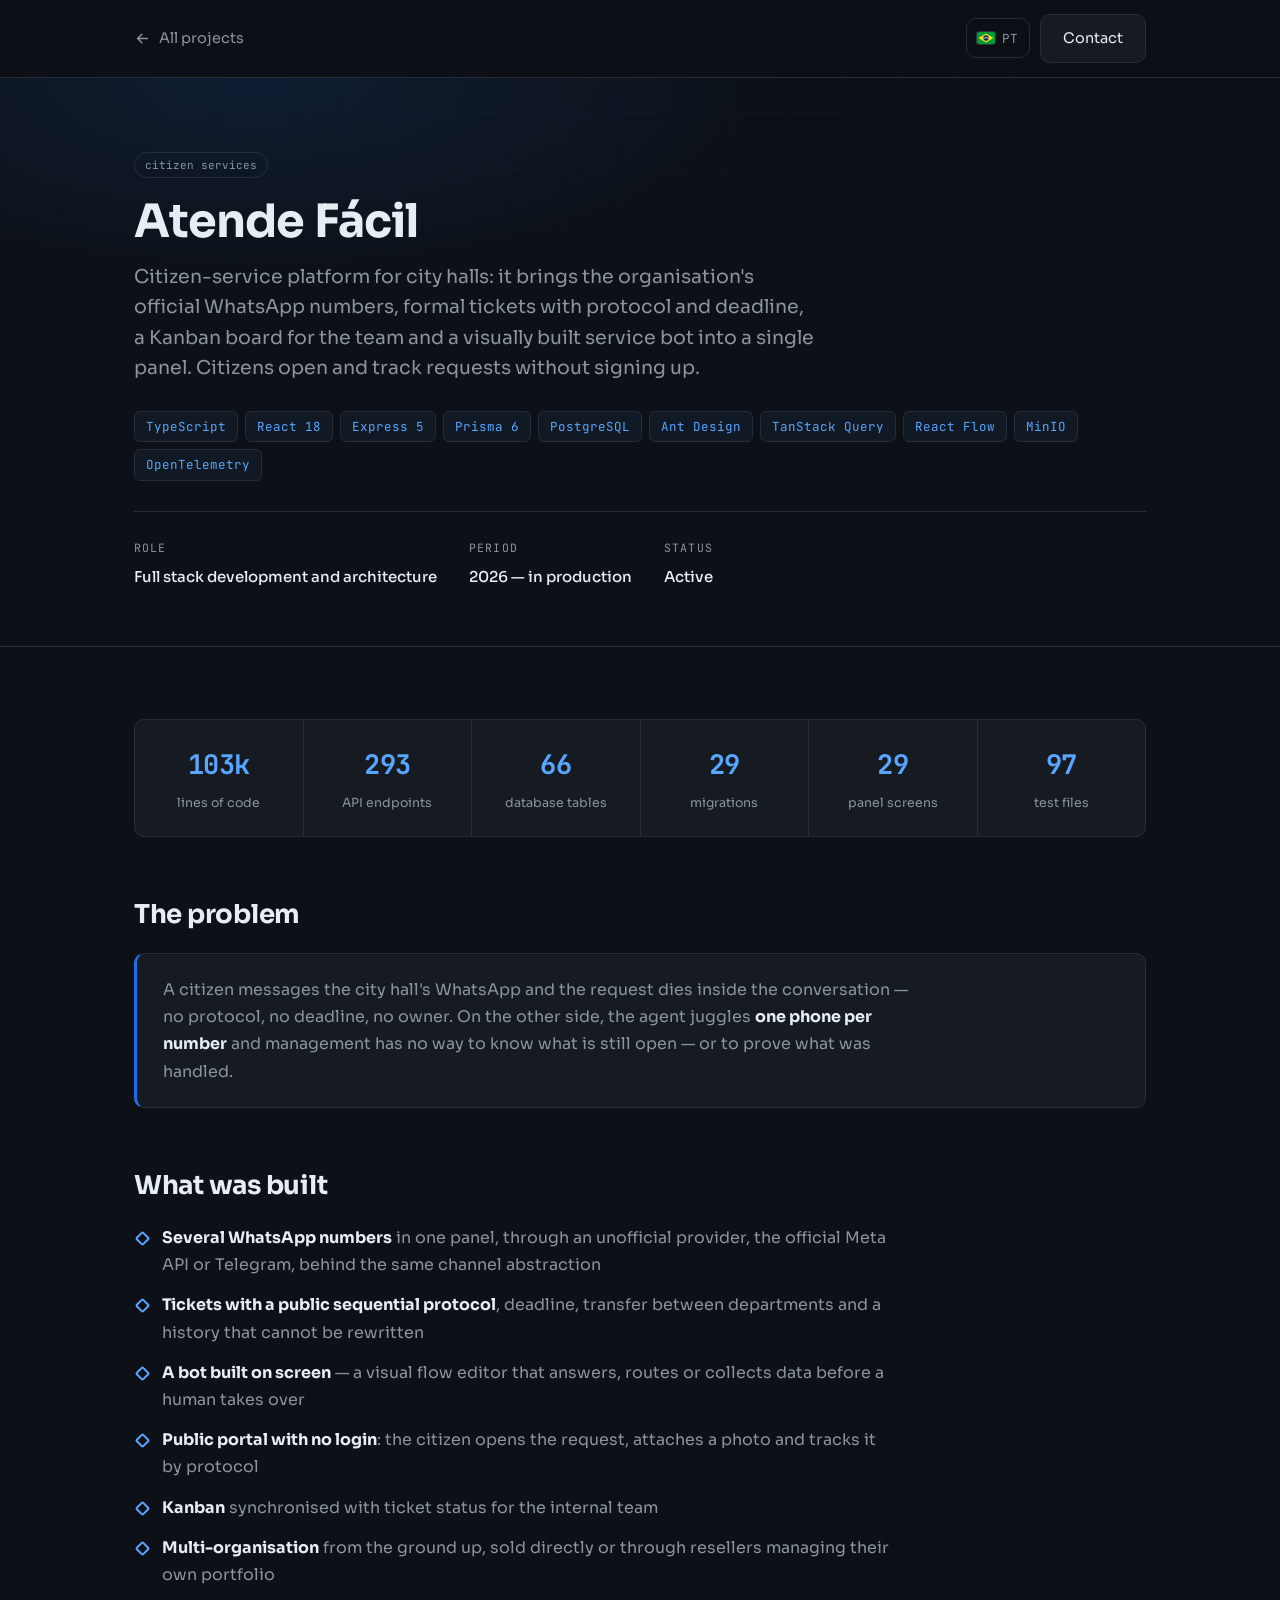
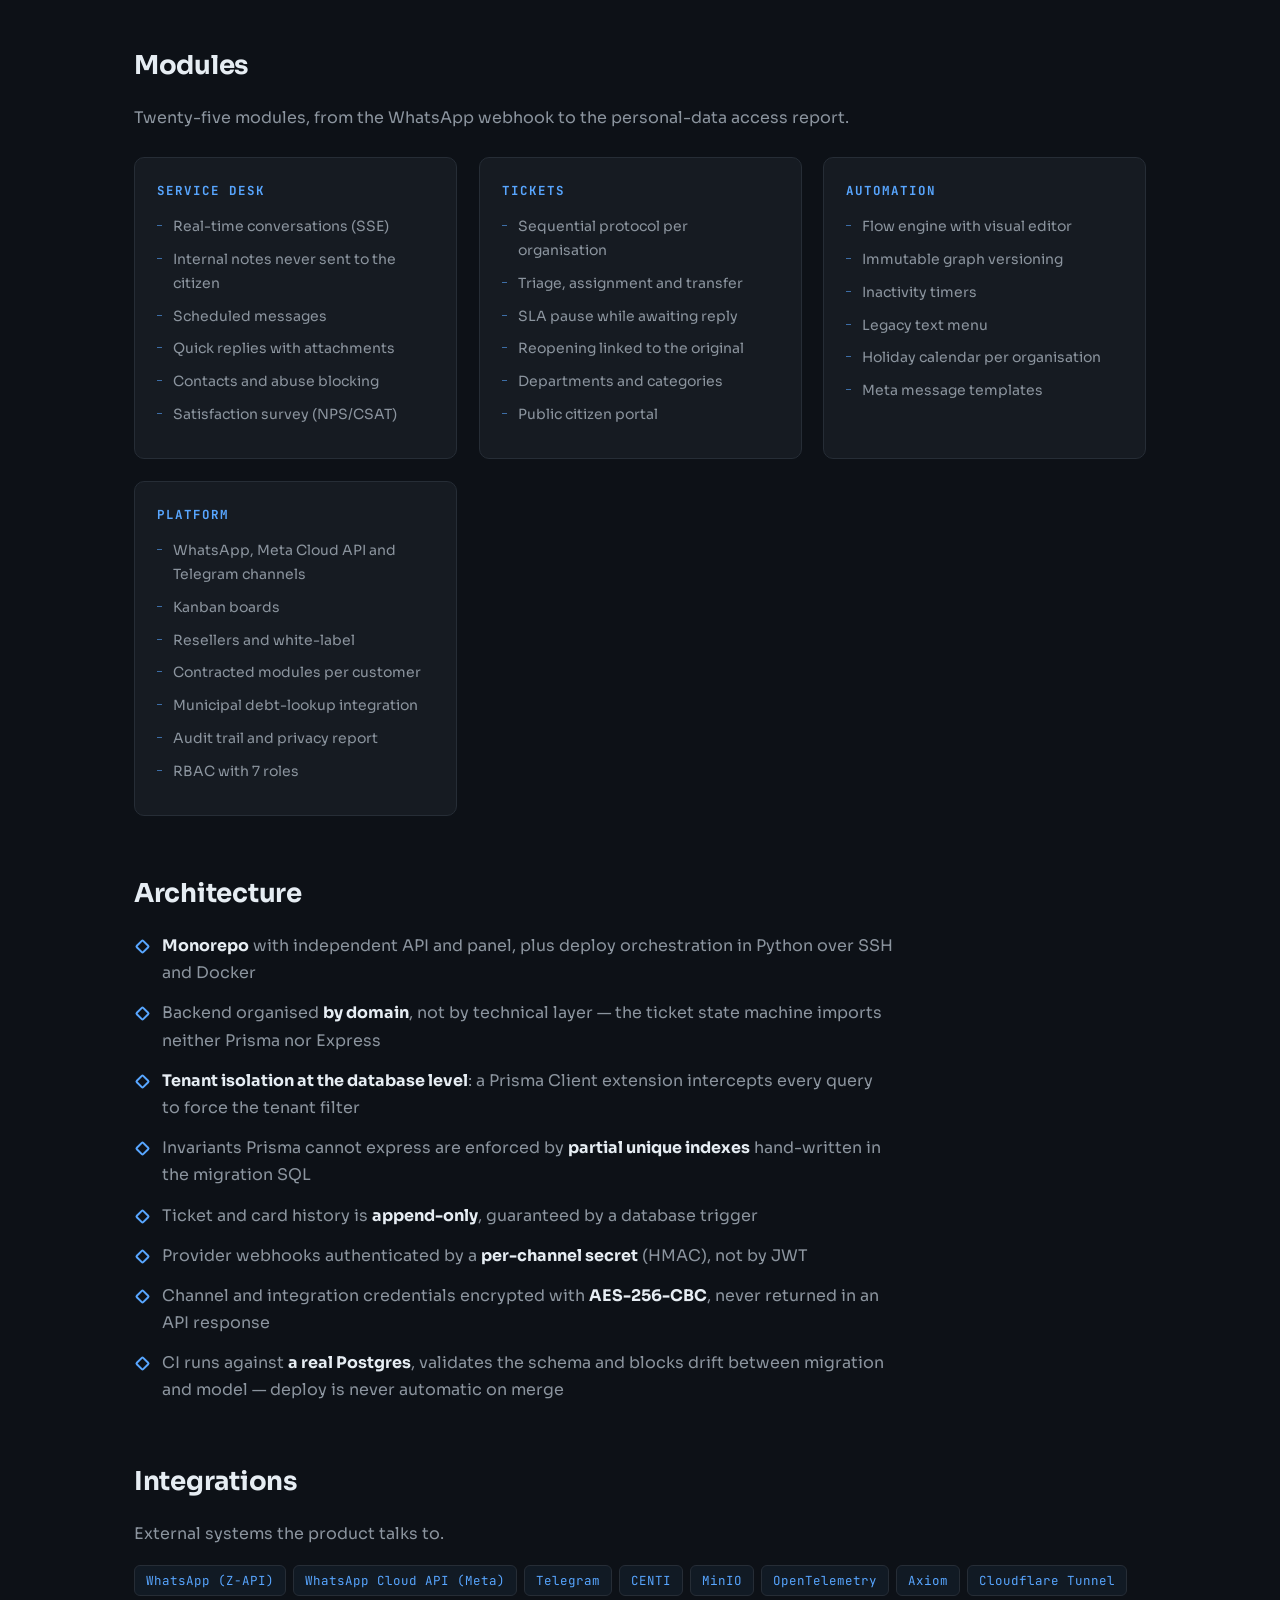
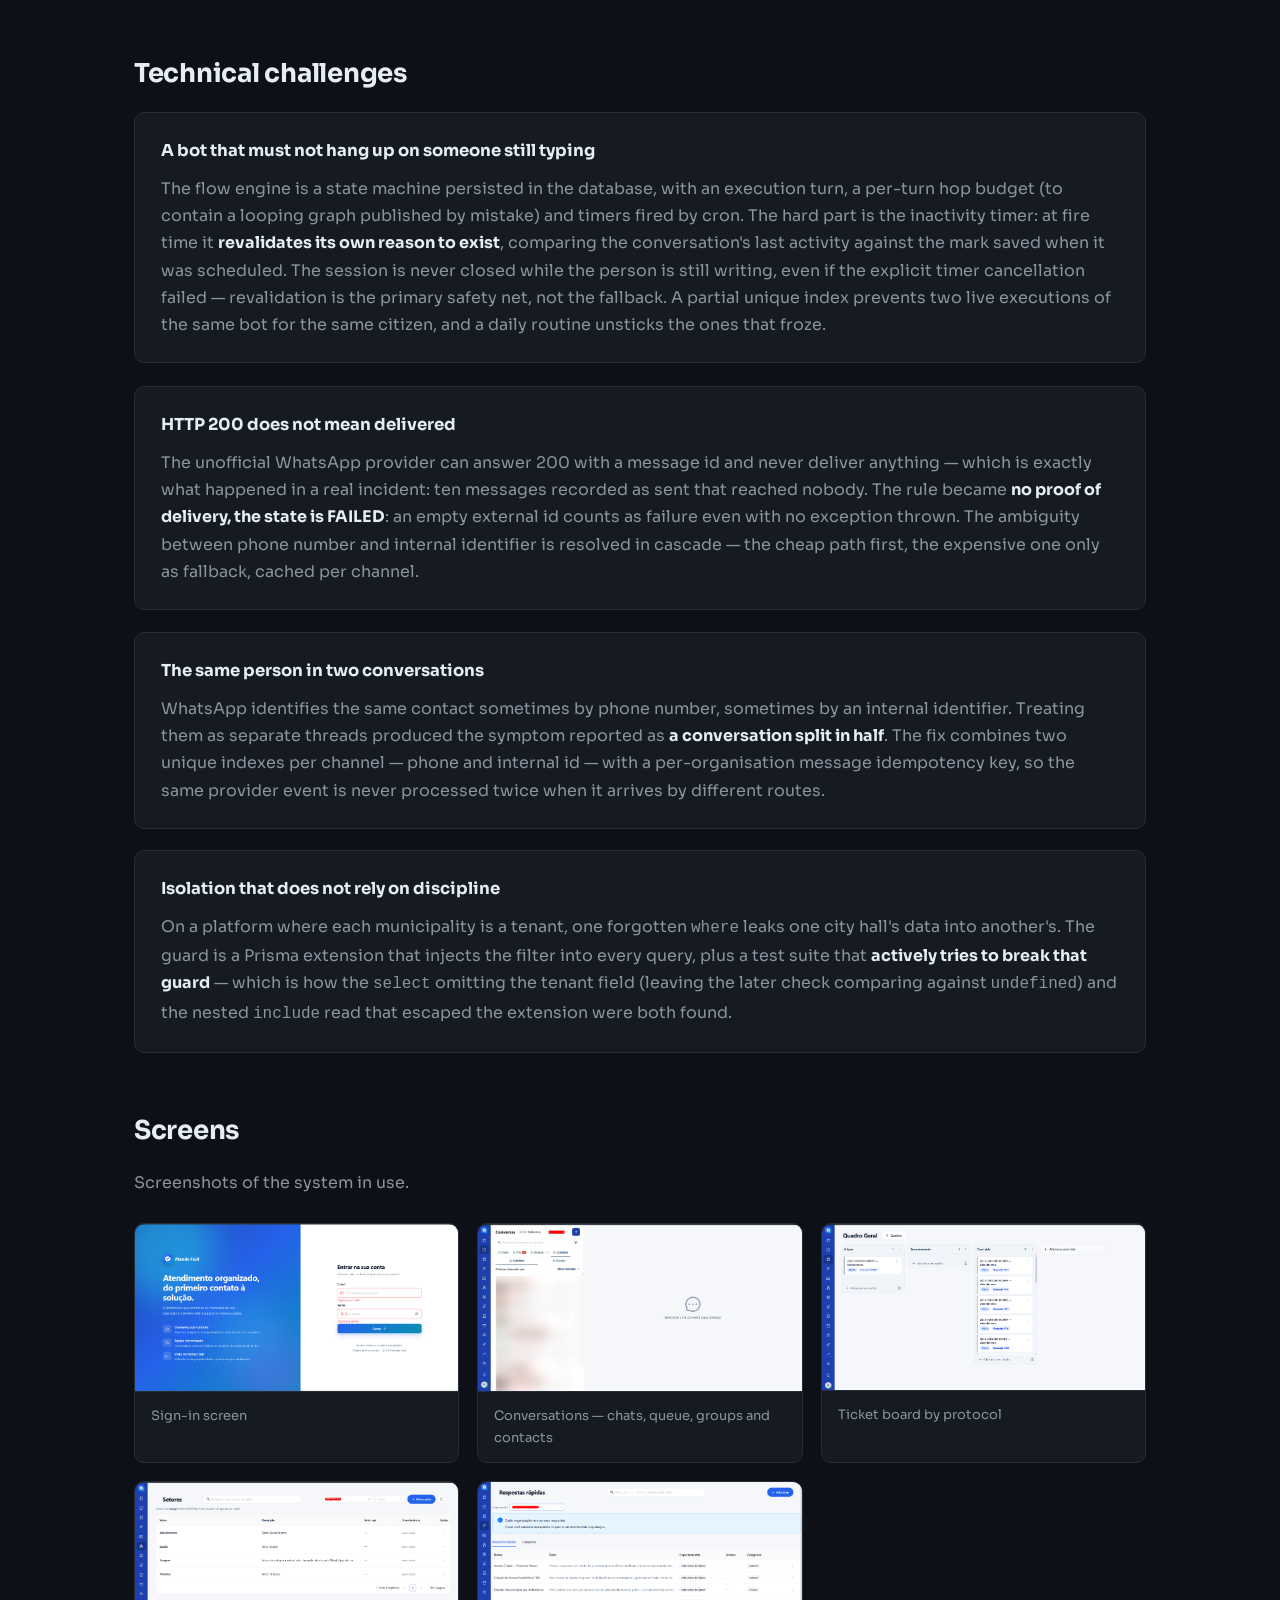
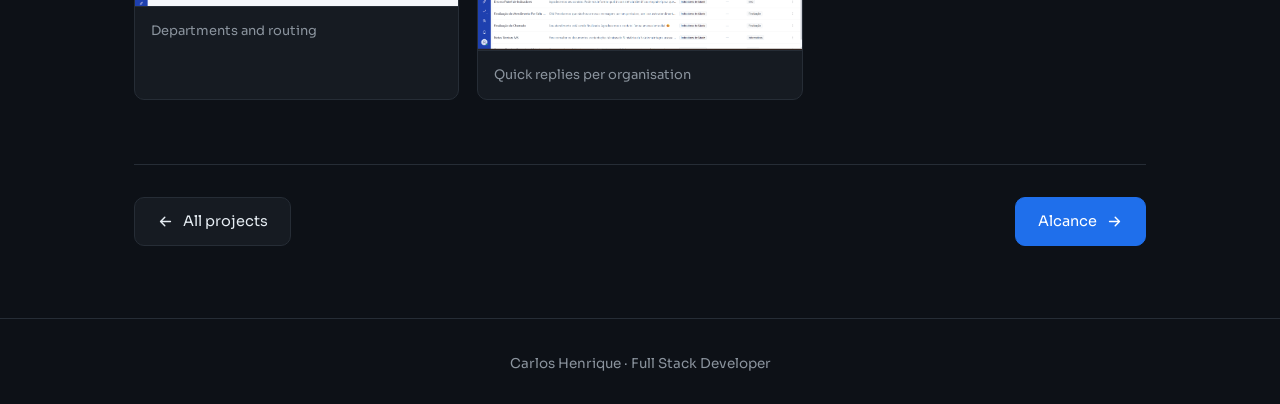
<file: en/projects/atende-facil.html>
<!doctype html>
<html lang="en">
<head>
<meta charset="utf-8">
<meta name="viewport" content="width=device-width, initial-scale=1">
<script>document.documentElement.classList.add('js');</script>
<!-- a classe .js habilita a animacao de entrada; sem ela o conteudo
     aparece direto, entao uma falha de script nunca deixa a pagina vazia -->
<title>Atende Fácil — Carlos Henrique</title>
<meta name="description" content="Citizen-service platform for city halls: it brings the organisation's official WhatsApp numbers, formal tickets with protocol and deadline, a Kanban board for the team and a visually built service bot into a single panel. Citizens open and track requests without signing up.">
<link rel="canonical" href="https://kralluz.github.io/en/projects/atende-facil.html">
<link rel="alternate" hreflang="pt-BR" href="https://kralluz.github.io/projetos/atende-facil.html">
<link rel="alternate" hreflang="en" href="https://kralluz.github.io/en/projects/atende-facil.html">
<link rel="alternate" hreflang="x-default" href="https://kralluz.github.io/projetos/atende-facil.html">
<meta name="robots" content="index, follow, max-image-preview:large, max-snippet:-1">
<meta name="author" content="Carlos Henrique">

<!-- compartilhamento: WhatsApp, LinkedIn, Slack, Telegram, X -->
<meta property="og:type" content="article">
<meta property="og:site_name" content="Carlos Henrique">
<meta property="og:locale" content="en_US">
<meta property="og:title" content="Atende Fácil — Carlos Henrique">
<meta property="og:description" content="Citizen-service platform for city halls: it brings the organisation's official WhatsApp numbers, formal tickets with protocol and deadline, a Kanban board for the team and a visually built service bot into a single panel. Citizens open and track requests without signing up.">
<meta property="og:url" content="https://kralluz.github.io/en/projects/atende-facil.html">
<meta property="og:image" content="https://kralluz.github.io/assets/og.png">
<meta property="og:image:width" content="1200">
<meta property="og:image:height" content="630">
<meta property="og:image:alt" content="Atende Fácil — Carlos Henrique">
<meta name="twitter:card" content="summary_large_image">
<meta name="twitter:title" content="Atende Fácil — Carlos Henrique">
<meta name="twitter:description" content="Citizen-service platform for city halls: it brings the organisation's official WhatsApp numbers, formal tickets with protocol and deadline, a Kanban board for the team and a visually built service bot into a single panel. Citizens open and track requests without signing up.">
<meta name="twitter:image" content="https://kralluz.github.io/assets/og.png">

<link rel="icon" href="../../assets/perfil.jpg">
<link rel="preconnect" href="https://fonts.googleapis.com">
<link rel="preconnect" href="https://fonts.gstatic.com" crossorigin>
<link href="https://fonts.googleapis.com/css2?family=Sora:wght@400;600;700&family=JetBrains+Mono:wght@400;500&display=swap" rel="stylesheet">
<link rel="stylesheet" href="../../style.css">
<link rel="stylesheet" href="../../projetos/projeto.css">

<script type="application/ld+json">
{
  "@context": "https://schema.org",
  "@type": "SoftwareApplication",
  "name": "Atende Fácil",
  "description": "Citizen-service platform for city halls: it brings the organisation's official WhatsApp numbers, formal tickets with protocol and deadline, a Kanban board for the team and a visually built service bot into a single panel. Citizens open and track requests without signing up.",
  "url": "https://kralluz.github.io/en/projects/atende-facil.html",
  "applicationCategory": "BusinessApplication",
  "operatingSystem": "Web",
  "inLanguage": "en",
  "author": {
    "@type": "Person",
    "name": "Carlos Henrique",
    "url": "https://kralluz.github.io",
    "jobTitle": "Full Stack Developer",
    "sameAs": [
      "https://github.com/kralluz",
      "https://www.linkedin.com/in/carlosklz/"
    ]
  },
  "softwareRequirements": "TypeScript, React 18, Express 5, Prisma 6, PostgreSQL, Ant Design, TanStack Query, React Flow, MinIO, OpenTelemetry"
}
</script>
</head>
<body>

<svg width="0" height="0" style="position:absolute" aria-hidden="true">
  <symbol id="i-seta" viewBox="0 0 24 24" fill="none" stroke="currentColor" stroke-width="2" stroke-linecap="round" stroke-linejoin="round">
    <path d="M5 12h14M13 6l6 6-6 6"/>
  </symbol>
  <symbol id="f-br" viewBox="0 0 30 20">
    <rect width="30" height="20" fill="#009b3a"/>
    <path d="M15 2.6 27.4 10 15 17.4 2.6 10Z" fill="#fedf00"/>
    <circle cx="15" cy="10" r="4.4" fill="#002776"/>
    <path d="M10.9 11.4a5.2 5.2 0 0 1 8.2 0" fill="none" stroke="#fff" stroke-width="1.3"/>
  </symbol>
  <symbol id="f-en" viewBox="0 0 30 20">
    <rect width="30" height="20" fill="#012169"/>
    <path d="M0 0 30 20M30 0 0 20" stroke="#fff" stroke-width="4.4"/>
    <path d="M0 0 30 20M30 0 0 20" stroke="#c8102e" stroke-width="2.2"/>
    <path d="M15 0v20M0 10h30" stroke="#fff" stroke-width="6.6"/>
    <path d="M15 0v20M0 10h30" stroke="#c8102e" stroke-width="3.8"/>
  </symbol>
</svg>

<div class="topo-fixo">
  <div class="container">
    <a class="voltar" href="../index.html#projetos">
      <svg class="ico"><use href="#i-seta"/></svg>
      All projects
    </a>
    <span class="topo-acoes">
      <a class="troca-idioma" href="../../projetos/atende-facil.html" hreflang="pt-BR" title="Ler em português" aria-label="Ler em português">
        <svg class="bandeira" viewBox="0 0 30 20" aria-hidden="true"><use href="#f-br"/></svg>PT</a>
      <a class="btn" href="../index.html#contato">Contact</a>
    </span>
  </div>
</div>

<header class="projeto-hero">
  <div class="container">
    <span class="etiqueta">citizen services</span>
    <h1 class="revelar">Atende Fácil</h1>
    <p class="projeto-resumo revelar" data-atraso="80">Citizen-service platform for city halls: it brings the organisation's official WhatsApp numbers, formal tickets with protocol and deadline, a Kanban board for the team and a visually built service bot into a single panel. Citizens open and track requests without signing up.</p>
    <ul class="stack revelar" data-atraso="140"><li>TypeScript</li><li>React 18</li><li>Express 5</li><li>Prisma 6</li><li>PostgreSQL</li><li>Ant Design</li><li>TanStack Query</li><li>React Flow</li><li>MinIO</li><li>OpenTelemetry</li></ul>

    <div class="fatos revelar" data-atraso="200">
      <div class="fato"><span>Role</span><strong>Full stack development and architecture</strong></div>
      <div class="fato"><span>Period</span><strong>2026 — in production</strong></div>
      <div class="fato"><span>Status</span><strong>Active</strong></div>
    </div>
  </div>
</header>

<main class="conteudo">
  <div class="container">

    <div class="numeros-projeto revelar">
        <div class="num-cartao">
          <strong data-contar="103" data-sufixo="k">103k</strong>
          <span>lines of code</span>
        </div>
        <div class="num-cartao">
          <strong data-contar="293">293</strong>
          <span>API endpoints</span>
        </div>
        <div class="num-cartao">
          <strong data-contar="66">66</strong>
          <span>database tables</span>
        </div>
        <div class="num-cartao">
          <strong data-contar="29">29</strong>
          <span>migrations</span>
        </div>
        <div class="num-cartao">
          <strong data-contar="29">29</strong>
          <span>panel screens</span>
        </div>
        <div class="num-cartao">
          <strong data-contar="97">97</strong>
          <span>test files</span>
        </div>
    </div>


    <h2 class="revelar">The problem</h2>
    <div class="destaque revelar" data-atraso="60">
      <p>A citizen messages the city hall's WhatsApp and the request dies inside the conversation — no protocol, no deadline, no owner. On the other side, the agent juggles <strong>one phone per number</strong> and management has no way to know what is still open — or to prove what was handled.</p>
    </div>

    <h2 class="revelar">What was built</h2>
    <ul class="entregas revelar" data-atraso="60">
      <li><strong>Several WhatsApp numbers</strong> in one panel, through an unofficial provider, the official Meta API or Telegram, behind the same channel abstraction</li>
      <li><strong>Tickets with a public sequential protocol</strong>, deadline, transfer between departments and a history that cannot be rewritten</li>
      <li><strong>A bot built on screen</strong> — a visual flow editor that answers, routes or collects data before a human takes over</li>
      <li><strong>Public portal with no login</strong>: the citizen opens the request, attaches a photo and tracks it by protocol</li>
      <li><strong>Kanban</strong> synchronised with ticket status for the internal team</li>
      <li><strong>Multi-organisation</strong> from the ground up, sold directly or through resellers managing their own portfolio</li>
    </ul>

    <h2 class="revelar">Modules</h2>
    <p class="revelar">Twenty-five modules, from the WhatsApp webhook to the personal-data access report.</p>
    <div class="modulos">
      <div class="grupo-modulo revelar">
        <h3>Service desk</h3>
        <ul><li>Real-time conversations (SSE)</li><li>Internal notes never sent to the citizen</li><li>Scheduled messages</li><li>Quick replies with attachments</li><li>Contacts and abuse blocking</li><li>Satisfaction survey (NPS/CSAT)</li></ul>
      </div>
      <div class="grupo-modulo revelar">
        <h3>Tickets</h3>
        <ul><li>Sequential protocol per organisation</li><li>Triage, assignment and transfer</li><li>SLA pause while awaiting reply</li><li>Reopening linked to the original</li><li>Departments and categories</li><li>Public citizen portal</li></ul>
      </div>
      <div class="grupo-modulo revelar">
        <h3>Automation</h3>
        <ul><li>Flow engine with visual editor</li><li>Immutable graph versioning</li><li>Inactivity timers</li><li>Legacy text menu</li><li>Holiday calendar per organisation</li><li>Meta message templates</li></ul>
      </div>
      <div class="grupo-modulo revelar">
        <h3>Platform</h3>
        <ul><li>WhatsApp, Meta Cloud API and Telegram channels</li><li>Kanban boards</li><li>Resellers and white-label</li><li>Contracted modules per customer</li><li>Municipal debt-lookup integration</li><li>Audit trail and privacy report</li><li>RBAC with 7 roles</li></ul>
      </div>
    </div>

    <h2 class="revelar">Architecture</h2>
    <ul class="entregas revelar">
      <li><strong>Monorepo</strong> with independent API and panel, plus deploy orchestration in Python over SSH and Docker</li>
      <li>Backend organised <strong>by domain</strong>, not by technical layer — the ticket state machine imports neither Prisma nor Express</li>
      <li><strong>Tenant isolation at the database level</strong>: a Prisma Client extension intercepts every query to force the tenant filter</li>
      <li>Invariants Prisma cannot express are enforced by <strong>partial unique indexes</strong> hand-written in the migration SQL</li>
      <li>Ticket and card history is <strong>append-only</strong>, guaranteed by a database trigger</li>
      <li>Provider webhooks authenticated by a <strong>per-channel secret</strong> (HMAC), not by JWT</li>
      <li>Channel and integration credentials encrypted with <strong>AES-256-CBC</strong>, never returned in an API response</li>
      <li>CI runs against <strong>a real Postgres</strong>, validates the schema and blocks drift between migration and model — deploy is never automatic on merge</li>
    </ul>

    <h2 class="revelar">Integrations</h2>
    <p class="revelar">External systems the product talks to.</p>
    <ul class="stack revelar"><li>WhatsApp (Z-API)</li><li>WhatsApp Cloud API (Meta)</li><li>Telegram</li><li>CENTI</li><li>MinIO</li><li>OpenTelemetry</li><li>Axiom</li><li>Cloudflare Tunnel</li></ul>

    <h2 class="revelar">Technical challenges</h2>

    <div class="desafio revelar">
      <h3>A bot that must not hang up on someone still typing</h3>
      <p>The flow engine is a state machine persisted in the database, with an execution turn, a per-turn hop budget (to contain a looping graph published by mistake) and timers fired by cron. The hard part is the inactivity timer: at fire time it <strong>revalidates its own reason to exist</strong>, comparing the conversation's last activity against the mark saved when it was scheduled. The session is never closed while the person is still writing, even if the explicit timer cancellation failed — revalidation is the primary safety net, not the fallback. A partial unique index prevents two live executions of the same bot for the same citizen, and a daily routine unsticks the ones that froze.</p>
    </div>
    <div class="desafio revelar">
      <h3>HTTP 200 does not mean delivered</h3>
      <p>The unofficial WhatsApp provider can answer 200 with a message id and never deliver anything — which is exactly what happened in a real incident: ten messages recorded as sent that reached nobody. The rule became <strong>no proof of delivery, the state is FAILED</strong>: an empty external id counts as failure even with no exception thrown. The ambiguity between phone number and internal identifier is resolved in cascade — the cheap path first, the expensive one only as fallback, cached per channel.</p>
    </div>
    <div class="desafio revelar">
      <h3>The same person in two conversations</h3>
      <p>WhatsApp identifies the same contact sometimes by phone number, sometimes by an internal identifier. Treating them as separate threads produced the symptom reported as <strong>a conversation split in half</strong>. The fix combines two unique indexes per channel — phone and internal id — with a per-organisation message idempotency key, so the same provider event is never processed twice when it arrives by different routes.</p>
    </div>
    <div class="desafio revelar">
      <h3>Isolation that does not rely on discipline</h3>
      <p>On a platform where each municipality is a tenant, one forgotten <code>where</code> leaks one city hall's data into another's. The guard is a Prisma extension that injects the filter into every query, plus a test suite that <strong>actively tries to break that guard</strong> — which is how the <code>select</code> omitting the tenant field (leaving the later check comparing against <code>undefined</code>) and the nested <code>include</code> read that escaped the extension were both found.</p>
    </div>

    <h2 class="revelar">Screens</h2>
    <p class="revelar">Screenshots of the system in use.</p>
    <div class="galeria">
      <figure>
        <a href="../../assets/prints/af-login.png" target="_blank" rel="noopener">
          <img src="../../assets/prints/af-login.png" alt="Sign-in screen" loading="lazy">
        </a>
        <figcaption>Sign-in screen</figcaption>
      </figure>
      <figure>
        <a href="../../assets/prints/af-conversas.png" target="_blank" rel="noopener">
          <img src="../../assets/prints/af-conversas.png" alt="Conversations — chats, queue, groups and contacts" loading="lazy">
        </a>
        <figcaption>Conversations — chats, queue, groups and contacts</figcaption>
      </figure>
      <figure>
        <a href="../../assets/prints/af-kanban.png" target="_blank" rel="noopener">
          <img src="../../assets/prints/af-kanban.png" alt="Ticket board by protocol" loading="lazy">
        </a>
        <figcaption>Ticket board by protocol</figcaption>
      </figure>
      <figure>
        <a href="../../assets/prints/af-setores.png" target="_blank" rel="noopener">
          <img src="../../assets/prints/af-setores.png" alt="Departments and routing" loading="lazy">
        </a>
        <figcaption>Departments and routing</figcaption>
      </figure>
      <figure>
        <a href="../../assets/prints/af-mensagens.png" target="_blank" rel="noopener">
          <img src="../../assets/prints/af-mensagens.png" alt="Quick replies per organisation" loading="lazy">
        </a>
        <figcaption>Quick replies per organisation</figcaption>
      </figure>
    </div>

    <div class="nav-projetos">
      <a class="btn" href="../index.html#projetos">
        <svg class="ico" style="transform:rotate(180deg)"><use href="#i-seta"/></svg>
        All projects
      </a>
      <a class="btn btn-primario" href="alcance.html">
        Alcance
        <svg class="ico"><use href="#i-seta"/></svg>
      </a>
    </div>

  </div>
</main>

<footer>
  <div class="container">
    <p>Carlos Henrique · Full Stack Developer</p>
  </div>
</footer>

<script src="../../script.js"></script>
</body>
</html>
</file>
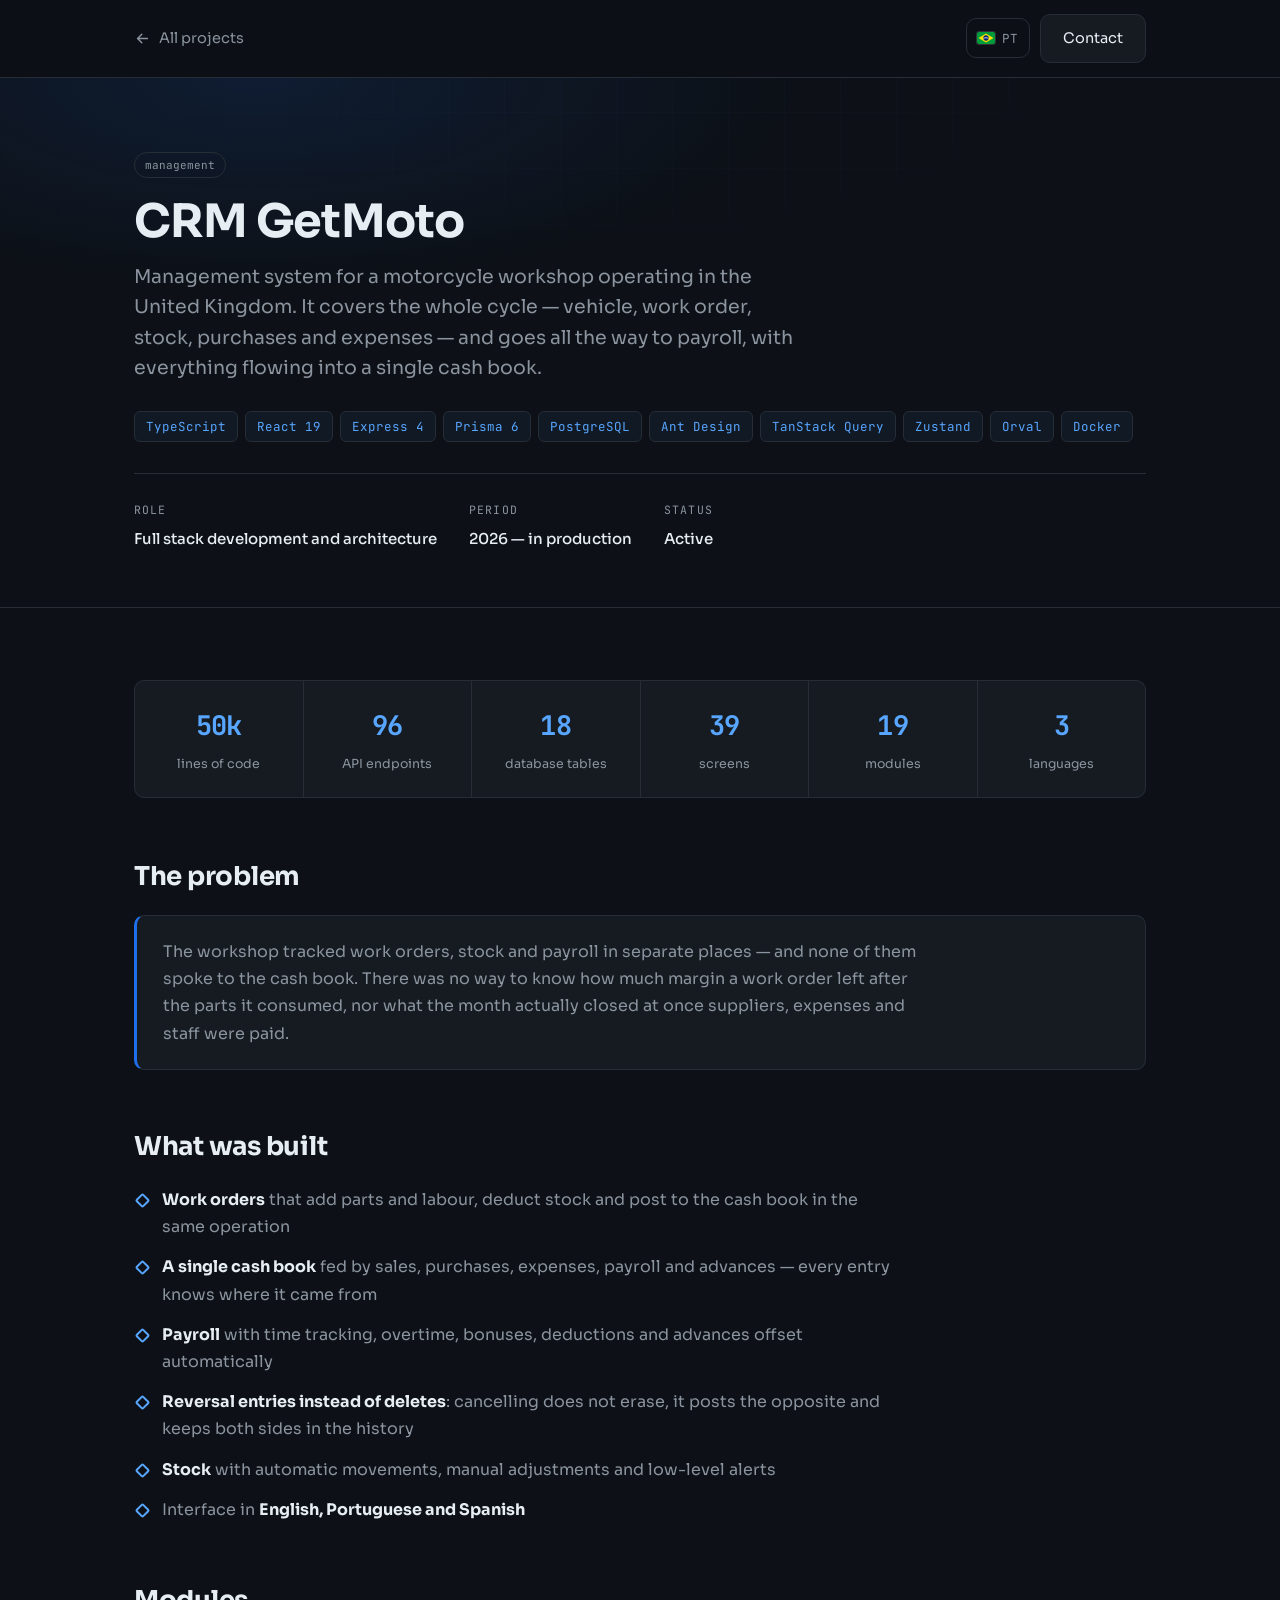
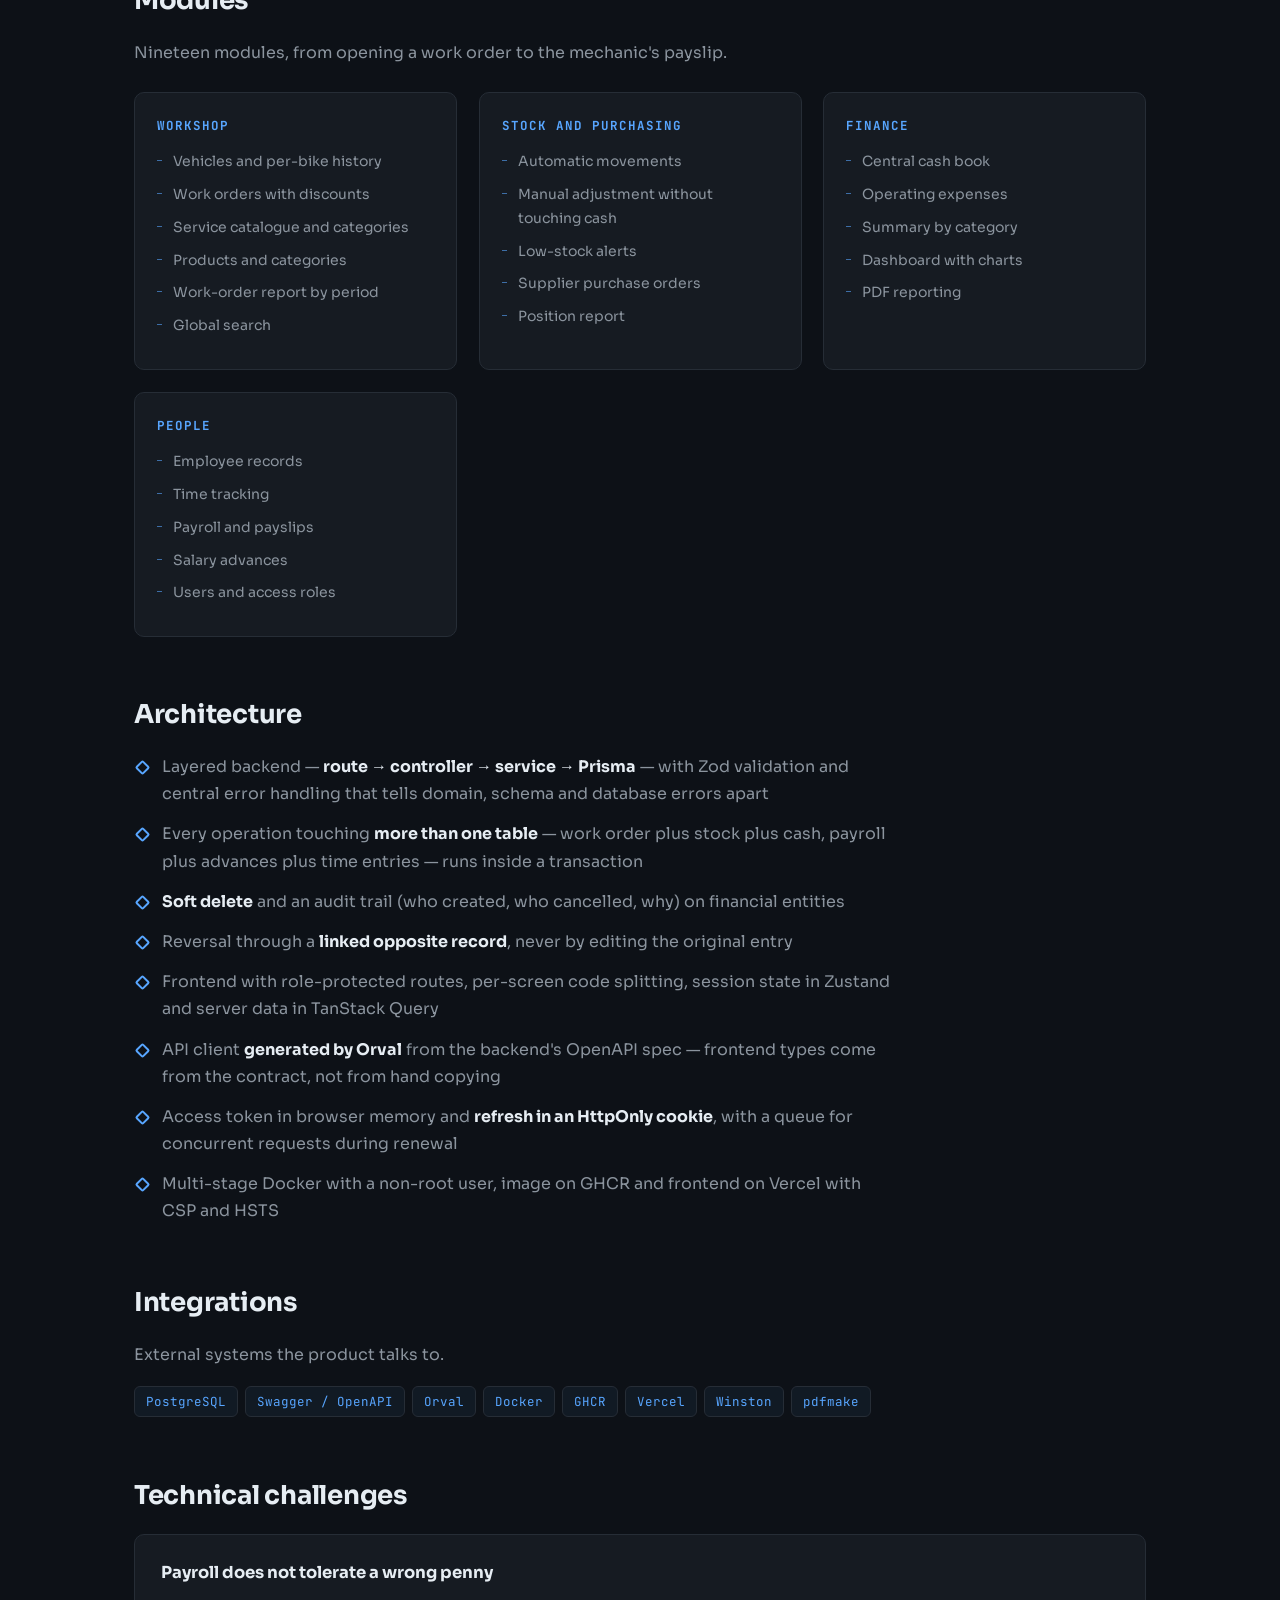
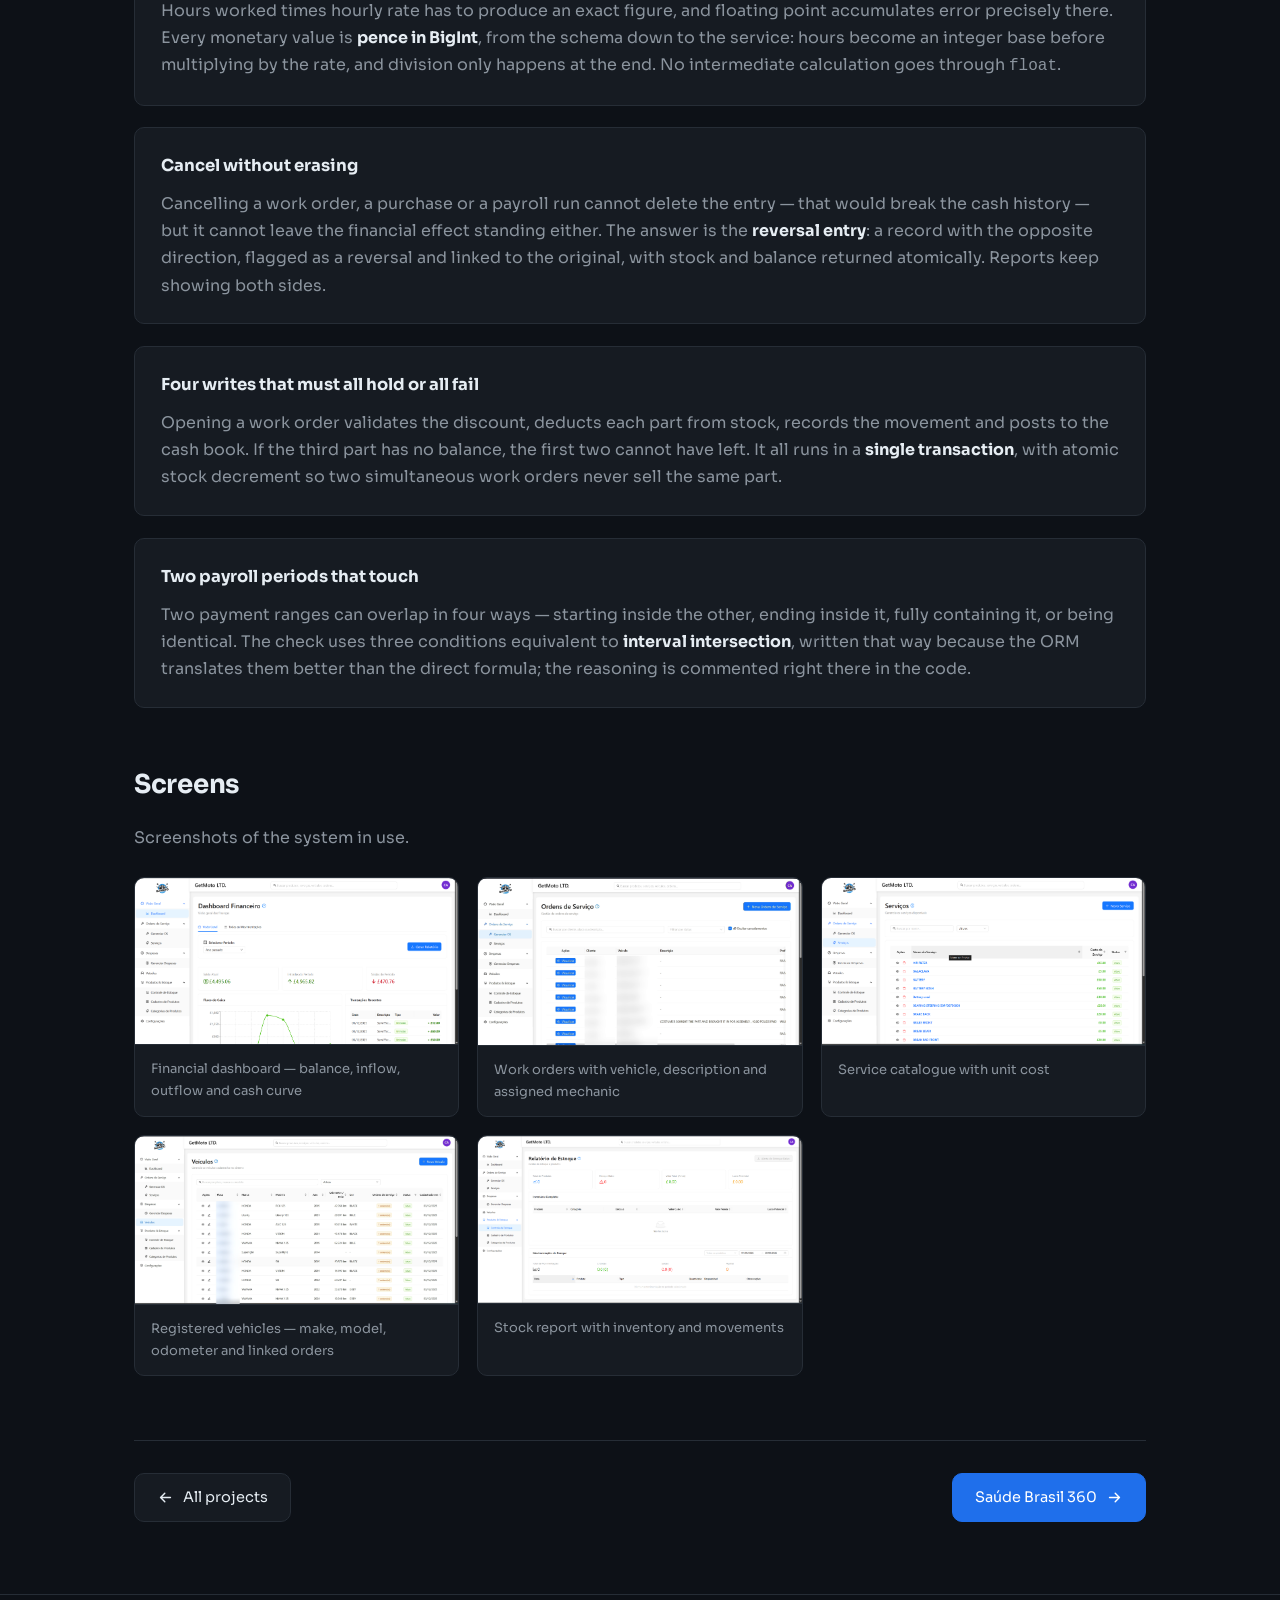
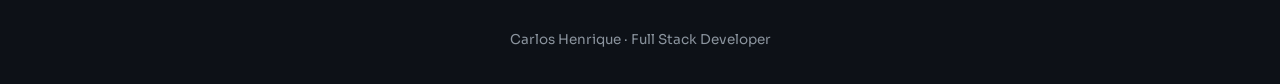
<file: en/projects/crm-getmoto.html>
<!doctype html>
<html lang="en">
<head>
<meta charset="utf-8">
<meta name="viewport" content="width=device-width, initial-scale=1">
<script>document.documentElement.classList.add('js');</script>
<!-- a classe .js habilita a animacao de entrada; sem ela o conteudo
     aparece direto, entao uma falha de script nunca deixa a pagina vazia -->
<title>CRM GetMoto — Carlos Henrique</title>
<meta name="description" content="Management system for a motorcycle workshop operating in the United Kingdom. It covers the whole cycle — vehicle, work order, stock, purchases and expenses — and goes all the way to payroll, with everything flowing into a single cash book.">
<link rel="canonical" href="https://kralluz.github.io/en/projects/crm-getmoto.html">
<link rel="alternate" hreflang="pt-BR" href="https://kralluz.github.io/projetos/crm-getmoto.html">
<link rel="alternate" hreflang="en" href="https://kralluz.github.io/en/projects/crm-getmoto.html">
<link rel="alternate" hreflang="x-default" href="https://kralluz.github.io/projetos/crm-getmoto.html">
<meta name="robots" content="index, follow, max-image-preview:large, max-snippet:-1">
<meta name="author" content="Carlos Henrique">

<!-- compartilhamento: WhatsApp, LinkedIn, Slack, Telegram, X -->
<meta property="og:type" content="article">
<meta property="og:site_name" content="Carlos Henrique">
<meta property="og:locale" content="en_US">
<meta property="og:title" content="CRM GetMoto — Carlos Henrique">
<meta property="og:description" content="Management system for a motorcycle workshop operating in the United Kingdom. It covers the whole cycle — vehicle, work order, stock, purchases and expenses — and goes all the way to payroll, with everything flowing into a single cash book.">
<meta property="og:url" content="https://kralluz.github.io/en/projects/crm-getmoto.html">
<meta property="og:image" content="https://kralluz.github.io/assets/og.png">
<meta property="og:image:width" content="1200">
<meta property="og:image:height" content="630">
<meta property="og:image:alt" content="CRM GetMoto — Carlos Henrique">
<meta name="twitter:card" content="summary_large_image">
<meta name="twitter:title" content="CRM GetMoto — Carlos Henrique">
<meta name="twitter:description" content="Management system for a motorcycle workshop operating in the United Kingdom. It covers the whole cycle — vehicle, work order, stock, purchases and expenses — and goes all the way to payroll, with everything flowing into a single cash book.">
<meta name="twitter:image" content="https://kralluz.github.io/assets/og.png">

<link rel="icon" href="../../assets/perfil.jpg">
<link rel="preconnect" href="https://fonts.googleapis.com">
<link rel="preconnect" href="https://fonts.gstatic.com" crossorigin>
<link href="https://fonts.googleapis.com/css2?family=Sora:wght@400;600;700&family=JetBrains+Mono:wght@400;500&display=swap" rel="stylesheet">
<link rel="stylesheet" href="../../style.css">
<link rel="stylesheet" href="../../projetos/projeto.css">

<script type="application/ld+json">
{
  "@context": "https://schema.org",
  "@type": "SoftwareApplication",
  "name": "CRM GetMoto",
  "description": "Management system for a motorcycle workshop operating in the United Kingdom. It covers the whole cycle — vehicle, work order, stock, purchases and expenses — and goes all the way to payroll, with everything flowing into a single cash book.",
  "url": "https://kralluz.github.io/en/projects/crm-getmoto.html",
  "applicationCategory": "BusinessApplication",
  "operatingSystem": "Web",
  "inLanguage": "en",
  "author": {
    "@type": "Person",
    "name": "Carlos Henrique",
    "url": "https://kralluz.github.io",
    "jobTitle": "Full Stack Developer",
    "sameAs": [
      "https://github.com/kralluz",
      "https://www.linkedin.com/in/carlosklz/"
    ]
  },
  "softwareRequirements": "TypeScript, React 19, Express 4, Prisma 6, PostgreSQL, Ant Design, TanStack Query, Zustand, Orval, Docker"
}
</script>
</head>
<body>

<svg width="0" height="0" style="position:absolute" aria-hidden="true">
  <symbol id="i-seta" viewBox="0 0 24 24" fill="none" stroke="currentColor" stroke-width="2" stroke-linecap="round" stroke-linejoin="round">
    <path d="M5 12h14M13 6l6 6-6 6"/>
  </symbol>
  <symbol id="f-br" viewBox="0 0 30 20">
    <rect width="30" height="20" fill="#009b3a"/>
    <path d="M15 2.6 27.4 10 15 17.4 2.6 10Z" fill="#fedf00"/>
    <circle cx="15" cy="10" r="4.4" fill="#002776"/>
    <path d="M10.9 11.4a5.2 5.2 0 0 1 8.2 0" fill="none" stroke="#fff" stroke-width="1.3"/>
  </symbol>
  <symbol id="f-en" viewBox="0 0 30 20">
    <rect width="30" height="20" fill="#012169"/>
    <path d="M0 0 30 20M30 0 0 20" stroke="#fff" stroke-width="4.4"/>
    <path d="M0 0 30 20M30 0 0 20" stroke="#c8102e" stroke-width="2.2"/>
    <path d="M15 0v20M0 10h30" stroke="#fff" stroke-width="6.6"/>
    <path d="M15 0v20M0 10h30" stroke="#c8102e" stroke-width="3.8"/>
  </symbol>
</svg>

<div class="topo-fixo">
  <div class="container">
    <a class="voltar" href="../index.html#projetos">
      <svg class="ico"><use href="#i-seta"/></svg>
      All projects
    </a>
    <span class="topo-acoes">
      <a class="troca-idioma" href="../../projetos/crm-getmoto.html" hreflang="pt-BR" title="Ler em português" aria-label="Ler em português">
        <svg class="bandeira" viewBox="0 0 30 20" aria-hidden="true"><use href="#f-br"/></svg>PT</a>
      <a class="btn" href="../index.html#contato">Contact</a>
    </span>
  </div>
</div>

<header class="projeto-hero">
  <div class="container">
    <span class="etiqueta">management</span>
    <h1 class="revelar">CRM GetMoto</h1>
    <p class="projeto-resumo revelar" data-atraso="80">Management system for a motorcycle workshop operating in the United Kingdom. It covers the whole cycle — vehicle, work order, stock, purchases and expenses — and goes all the way to payroll, with everything flowing into a single cash book.</p>
    <ul class="stack revelar" data-atraso="140"><li>TypeScript</li><li>React 19</li><li>Express 4</li><li>Prisma 6</li><li>PostgreSQL</li><li>Ant Design</li><li>TanStack Query</li><li>Zustand</li><li>Orval</li><li>Docker</li></ul>

    <div class="fatos revelar" data-atraso="200">
      <div class="fato"><span>Role</span><strong>Full stack development and architecture</strong></div>
      <div class="fato"><span>Period</span><strong>2026 — in production</strong></div>
      <div class="fato"><span>Status</span><strong>Active</strong></div>
    </div>
  </div>
</header>

<main class="conteudo">
  <div class="container">

    <div class="numeros-projeto revelar">
        <div class="num-cartao">
          <strong data-contar="50" data-sufixo="k">50k</strong>
          <span>lines of code</span>
        </div>
        <div class="num-cartao">
          <strong data-contar="96">96</strong>
          <span>API endpoints</span>
        </div>
        <div class="num-cartao">
          <strong data-contar="18">18</strong>
          <span>database tables</span>
        </div>
        <div class="num-cartao">
          <strong data-contar="39">39</strong>
          <span>screens</span>
        </div>
        <div class="num-cartao">
          <strong data-contar="19">19</strong>
          <span>modules</span>
        </div>
        <div class="num-cartao">
          <strong data-contar="3">3</strong>
          <span>languages</span>
        </div>
    </div>


    <h2 class="revelar">The problem</h2>
    <div class="destaque revelar" data-atraso="60">
      <p>The workshop tracked work orders, stock and payroll in separate places — and none of them spoke to the cash book. There was no way to know how much margin a work order left after the parts it consumed, nor what the month actually closed at once suppliers, expenses and staff were paid.</p>
    </div>

    <h2 class="revelar">What was built</h2>
    <ul class="entregas revelar" data-atraso="60">
      <li><strong>Work orders</strong> that add parts and labour, deduct stock and post to the cash book in the same operation</li>
      <li><strong>A single cash book</strong> fed by sales, purchases, expenses, payroll and advances — every entry knows where it came from</li>
      <li><strong>Payroll</strong> with time tracking, overtime, bonuses, deductions and advances offset automatically</li>
      <li><strong>Reversal entries instead of deletes</strong>: cancelling does not erase, it posts the opposite and keeps both sides in the history</li>
      <li><strong>Stock</strong> with automatic movements, manual adjustments and low-level alerts</li>
      <li>Interface in <strong>English, Portuguese and Spanish</strong></li>
    </ul>

    <h2 class="revelar">Modules</h2>
    <p class="revelar">Nineteen modules, from opening a work order to the mechanic's payslip.</p>
    <div class="modulos">
      <div class="grupo-modulo revelar">
        <h3>Workshop</h3>
        <ul><li>Vehicles and per-bike history</li><li>Work orders with discounts</li><li>Service catalogue and categories</li><li>Products and categories</li><li>Work-order report by period</li><li>Global search</li></ul>
      </div>
      <div class="grupo-modulo revelar">
        <h3>Stock and purchasing</h3>
        <ul><li>Automatic movements</li><li>Manual adjustment without touching cash</li><li>Low-stock alerts</li><li>Supplier purchase orders</li><li>Position report</li></ul>
      </div>
      <div class="grupo-modulo revelar">
        <h3>Finance</h3>
        <ul><li>Central cash book</li><li>Operating expenses</li><li>Summary by category</li><li>Dashboard with charts</li><li>PDF reporting</li></ul>
      </div>
      <div class="grupo-modulo revelar">
        <h3>People</h3>
        <ul><li>Employee records</li><li>Time tracking</li><li>Payroll and payslips</li><li>Salary advances</li><li>Users and access roles</li></ul>
      </div>
    </div>

    <h2 class="revelar">Architecture</h2>
    <ul class="entregas revelar">
      <li>Layered backend — <strong>route → controller → service → Prisma</strong> — with Zod validation and central error handling that tells domain, schema and database errors apart</li>
      <li>Every operation touching <strong>more than one table</strong> — work order plus stock plus cash, payroll plus advances plus time entries — runs inside a transaction</li>
      <li><strong>Soft delete</strong> and an audit trail (who created, who cancelled, why) on financial entities</li>
      <li>Reversal through a <strong>linked opposite record</strong>, never by editing the original entry</li>
      <li>Frontend with role-protected routes, per-screen code splitting, session state in Zustand and server data in TanStack Query</li>
      <li>API client <strong>generated by Orval</strong> from the backend's OpenAPI spec — frontend types come from the contract, not from hand copying</li>
      <li>Access token in browser memory and <strong>refresh in an HttpOnly cookie</strong>, with a queue for concurrent requests during renewal</li>
      <li>Multi-stage Docker with a non-root user, image on GHCR and frontend on Vercel with CSP and HSTS</li>
    </ul>

    <h2 class="revelar">Integrations</h2>
    <p class="revelar">External systems the product talks to.</p>
    <ul class="stack revelar"><li>PostgreSQL</li><li>Swagger / OpenAPI</li><li>Orval</li><li>Docker</li><li>GHCR</li><li>Vercel</li><li>Winston</li><li>pdfmake</li></ul>

    <h2 class="revelar">Technical challenges</h2>

    <div class="desafio revelar">
      <h3>Payroll does not tolerate a wrong penny</h3>
      <p>Hours worked times hourly rate has to produce an exact figure, and floating point accumulates error precisely there. Every monetary value is <strong>pence in BigInt</strong>, from the schema down to the service: hours become an integer base before multiplying by the rate, and division only happens at the end. No intermediate calculation goes through <code>float</code>.</p>
    </div>
    <div class="desafio revelar">
      <h3>Cancel without erasing</h3>
      <p>Cancelling a work order, a purchase or a payroll run cannot delete the entry — that would break the cash history — but it cannot leave the financial effect standing either. The answer is the <strong>reversal entry</strong>: a record with the opposite direction, flagged as a reversal and linked to the original, with stock and balance returned atomically. Reports keep showing both sides.</p>
    </div>
    <div class="desafio revelar">
      <h3>Four writes that must all hold or all fail</h3>
      <p>Opening a work order validates the discount, deducts each part from stock, records the movement and posts to the cash book. If the third part has no balance, the first two cannot have left. It all runs in a <strong>single transaction</strong>, with atomic stock decrement so two simultaneous work orders never sell the same part.</p>
    </div>
    <div class="desafio revelar">
      <h3>Two payroll periods that touch</h3>
      <p>Two payment ranges can overlap in four ways — starting inside the other, ending inside it, fully containing it, or being identical. The check uses three conditions equivalent to <strong>interval intersection</strong>, written that way because the ORM translates them better than the direct formula; the reasoning is commented right there in the code.</p>
    </div>

    <h2 class="revelar">Screens</h2>
    <p class="revelar">Screenshots of the system in use.</p>
    <div class="galeria">
      <figure>
        <a href="../../assets/prints/gm-financeiro.png" target="_blank" rel="noopener">
          <img src="../../assets/prints/gm-financeiro.png" alt="Financial dashboard — balance, inflow, outflow and cash curve" loading="lazy">
        </a>
        <figcaption>Financial dashboard — balance, inflow, outflow and cash curve</figcaption>
      </figure>
      <figure>
        <a href="../../assets/prints/gm-ordens.png" target="_blank" rel="noopener">
          <img src="../../assets/prints/gm-ordens.png" alt="Work orders with vehicle, description and assigned mechanic" loading="lazy">
        </a>
        <figcaption>Work orders with vehicle, description and assigned mechanic</figcaption>
      </figure>
      <figure>
        <a href="../../assets/prints/gm-servicos.png" target="_blank" rel="noopener">
          <img src="../../assets/prints/gm-servicos.png" alt="Service catalogue with unit cost" loading="lazy">
        </a>
        <figcaption>Service catalogue with unit cost</figcaption>
      </figure>
      <figure>
        <a href="../../assets/prints/gm-veiculos.png" target="_blank" rel="noopener">
          <img src="../../assets/prints/gm-veiculos.png" alt="Registered vehicles — make, model, odometer and linked orders" loading="lazy">
        </a>
        <figcaption>Registered vehicles — make, model, odometer and linked orders</figcaption>
      </figure>
      <figure>
        <a href="../../assets/prints/gm-estoque.png" target="_blank" rel="noopener">
          <img src="../../assets/prints/gm-estoque.png" alt="Stock report with inventory and movements" loading="lazy">
        </a>
        <figcaption>Stock report with inventory and movements</figcaption>
      </figure>
    </div>

    <div class="nav-projetos">
      <a class="btn" href="../index.html#projetos">
        <svg class="ico" style="transform:rotate(180deg)"><use href="#i-seta"/></svg>
        All projects
      </a>
      <a class="btn btn-primario" href="saude-brasil-360.html">
        Saúde Brasil 360
        <svg class="ico"><use href="#i-seta"/></svg>
      </a>
    </div>

  </div>
</main>

<footer>
  <div class="container">
    <p>Carlos Henrique · Full Stack Developer</p>
  </div>
</footer>

<script src="../../script.js"></script>
</body>
</html>
</file>
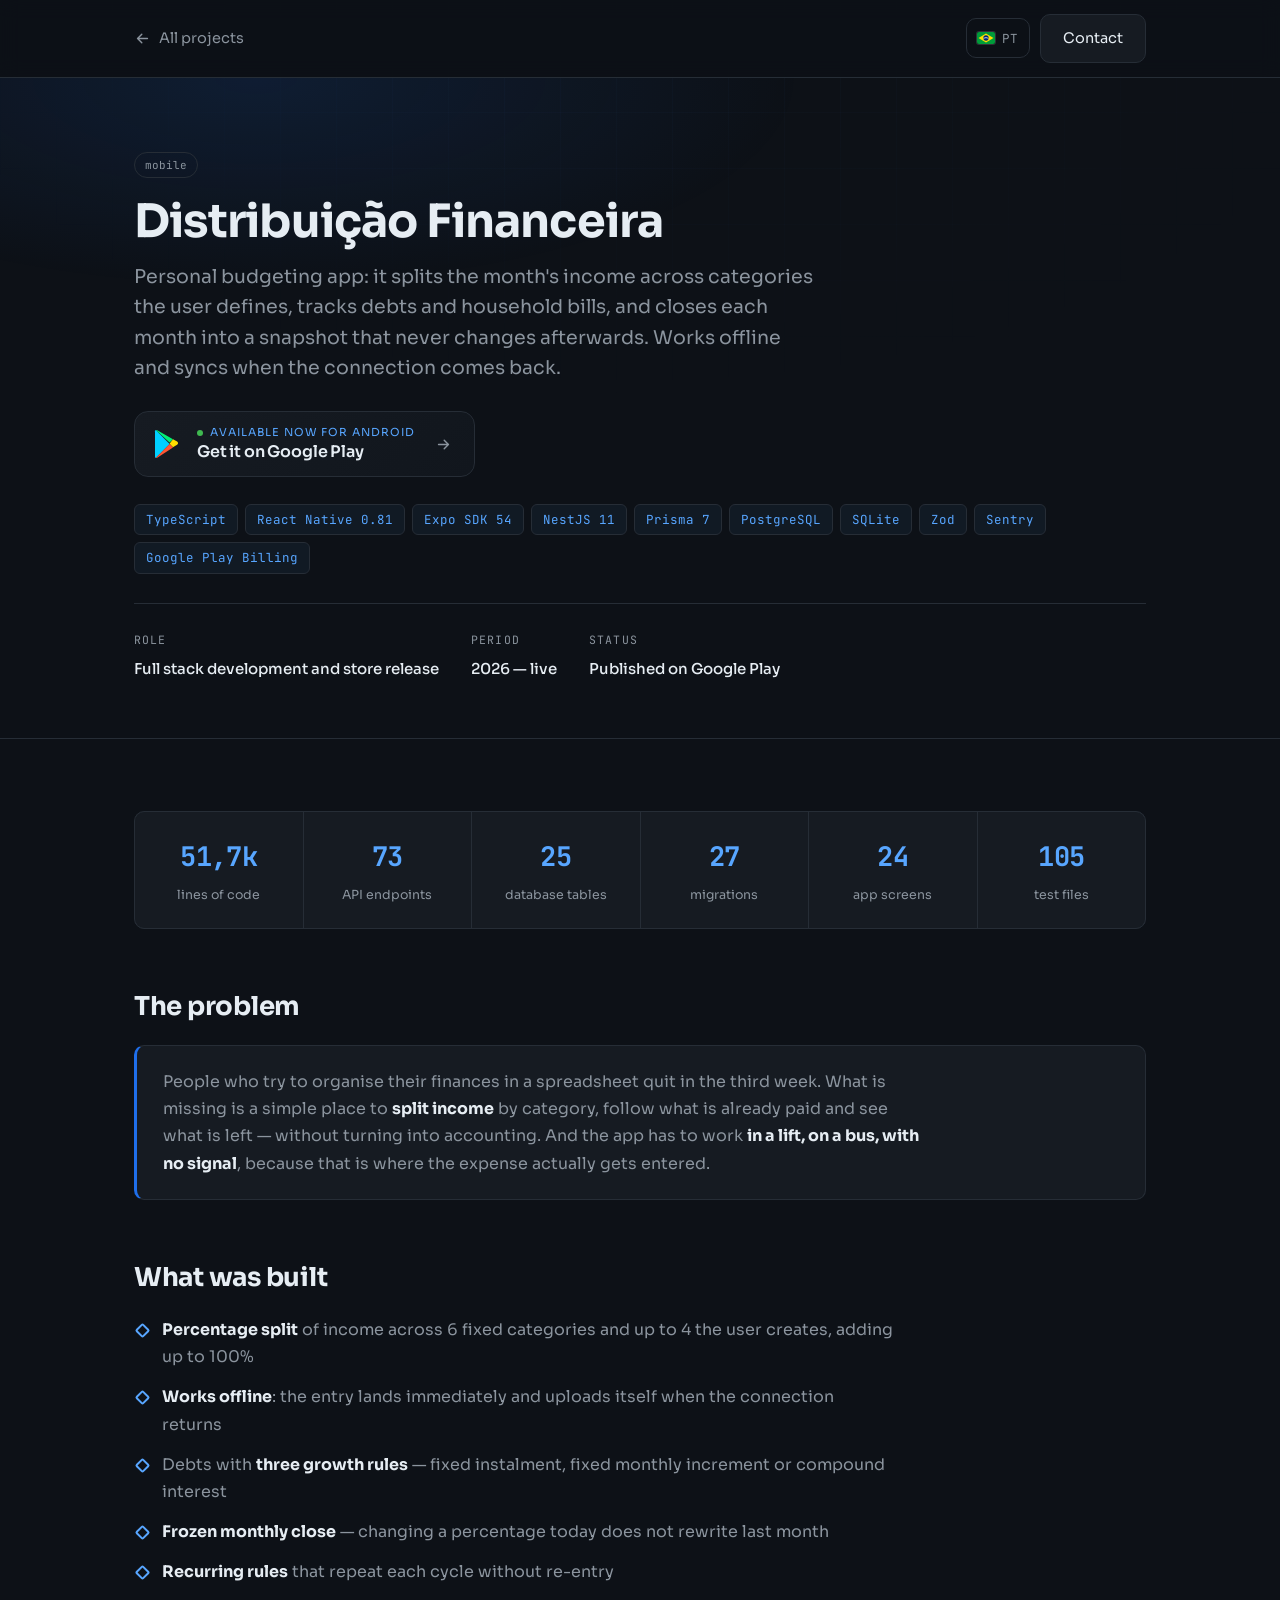
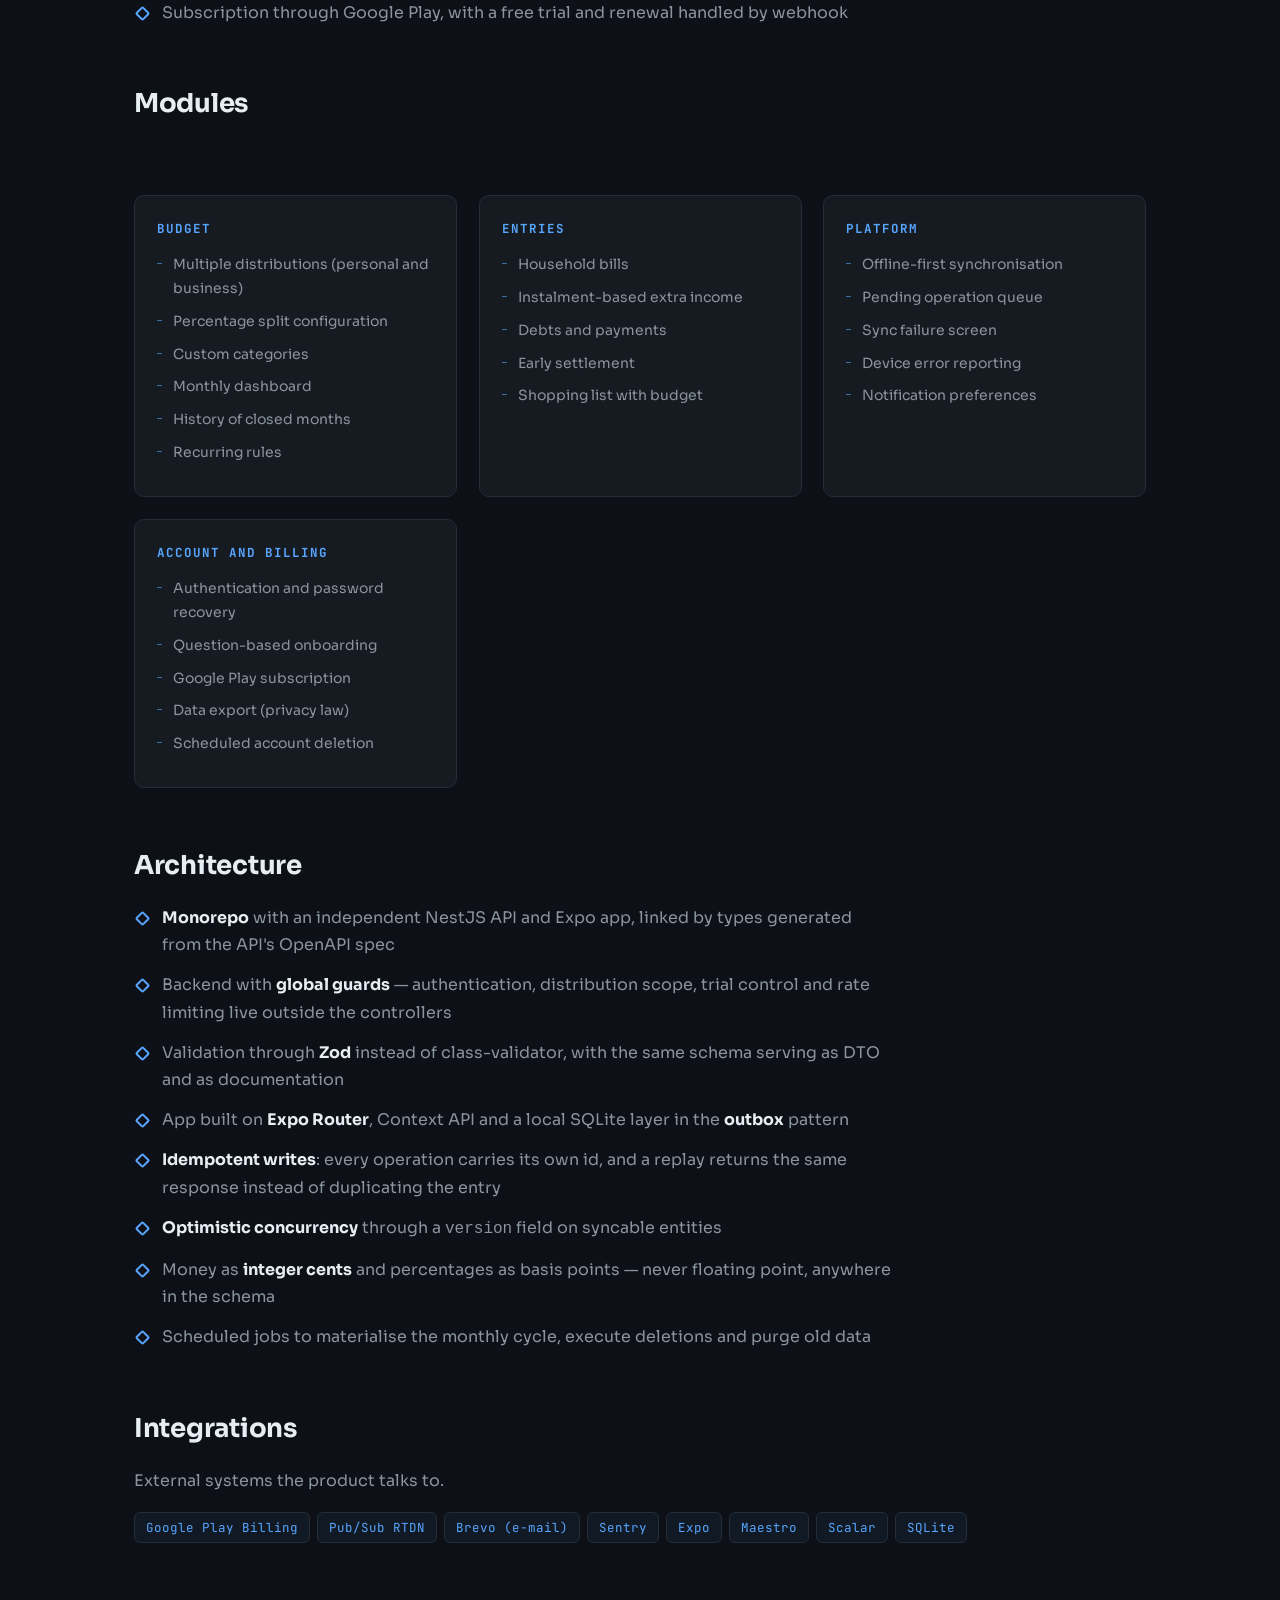
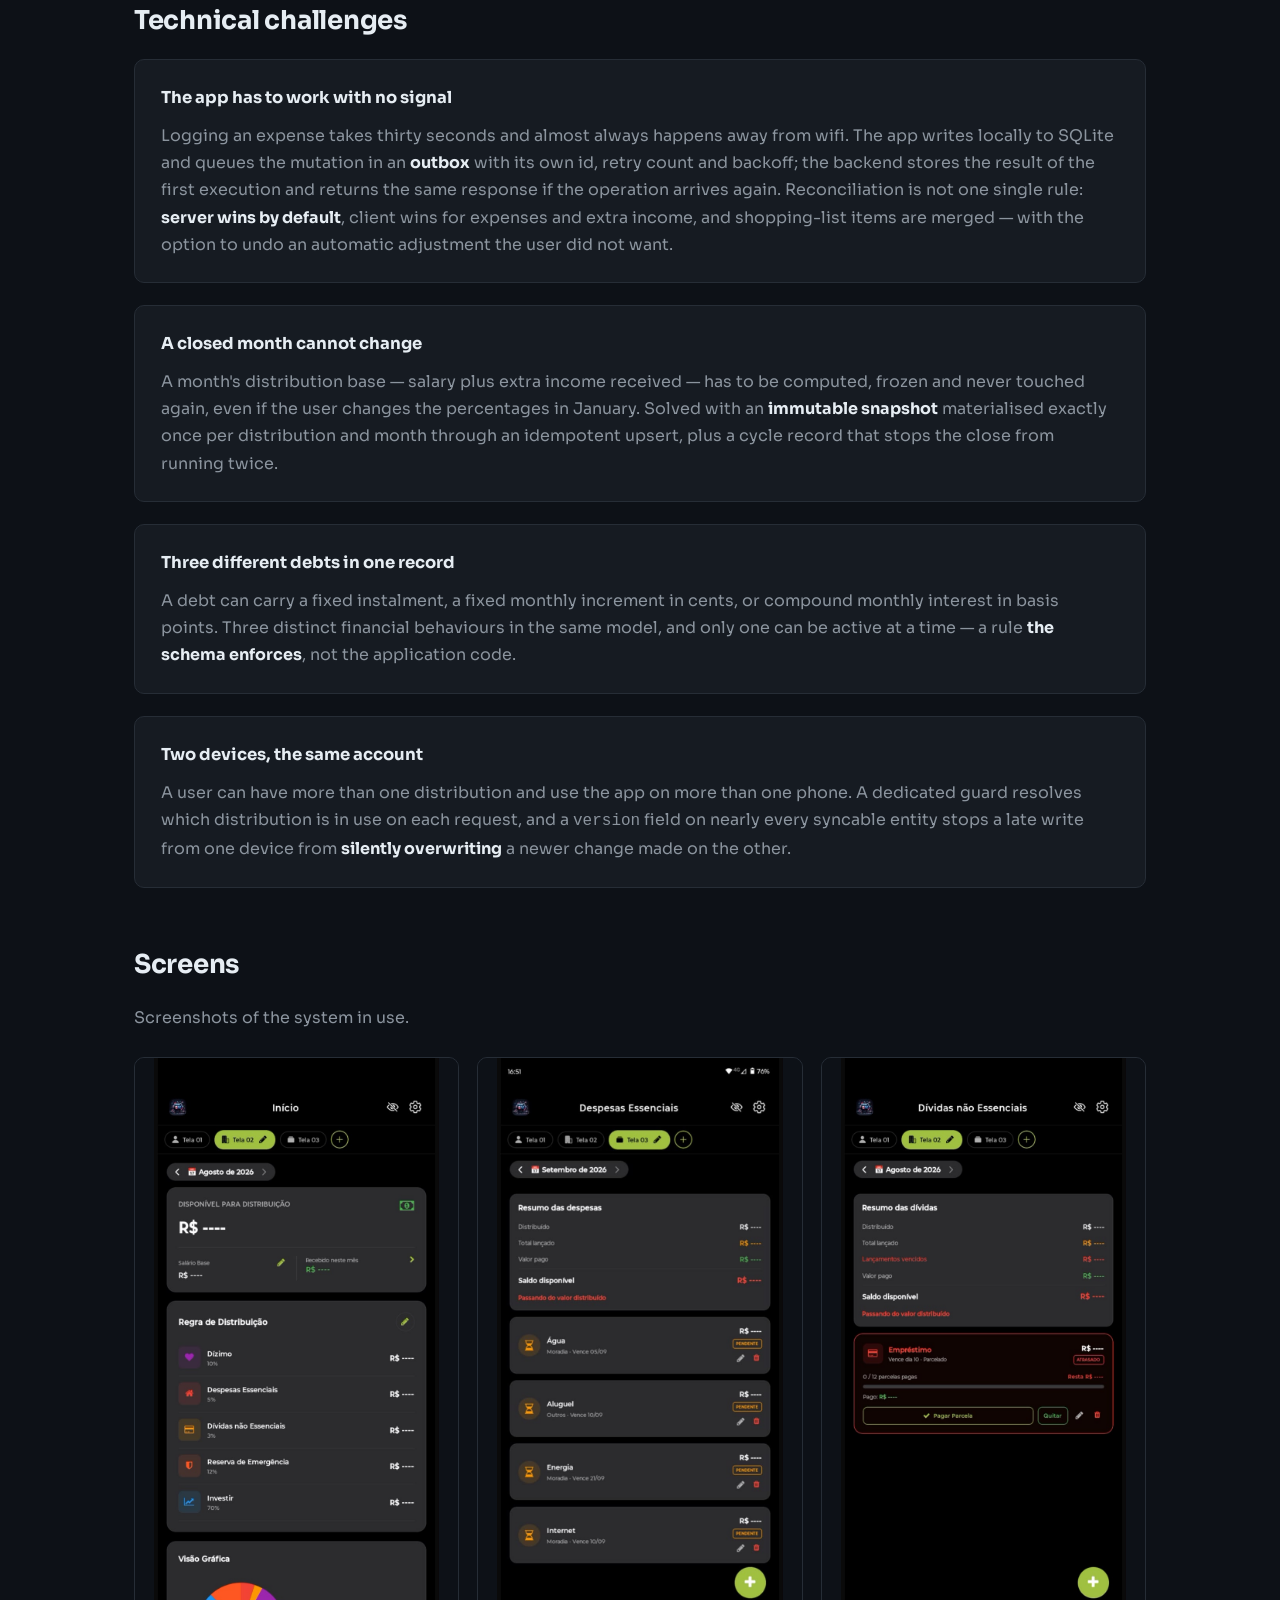
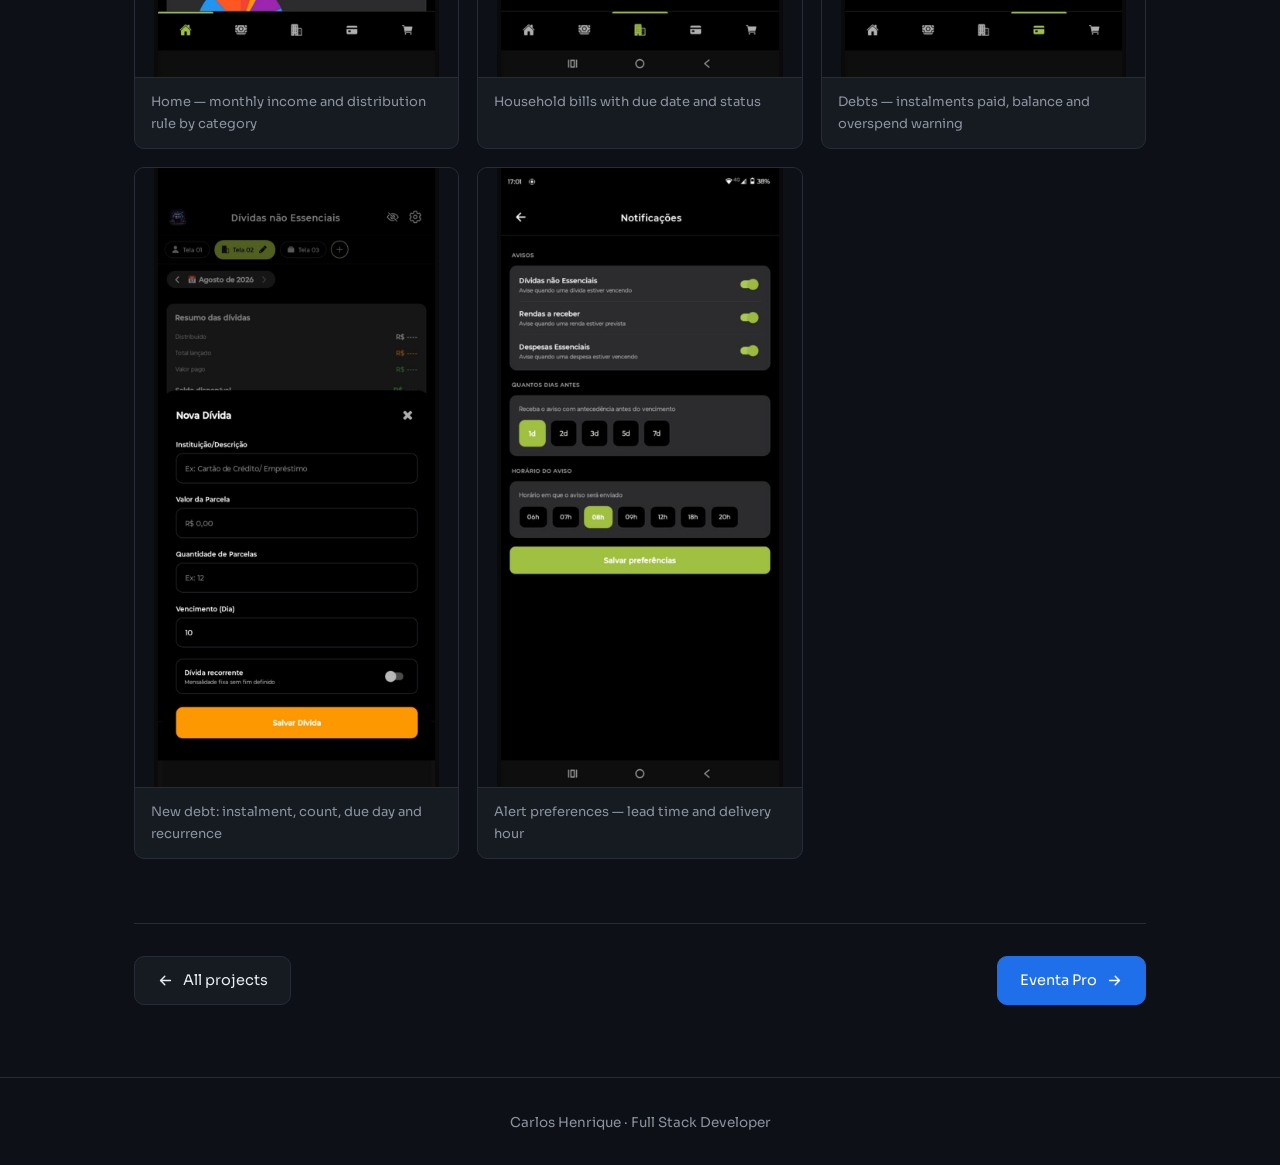
<file: en/projects/distribuicao-financeira.html>
<!doctype html>
<html lang="en">
<head>
<meta charset="utf-8">
<meta name="viewport" content="width=device-width, initial-scale=1">
<script>document.documentElement.classList.add('js');</script>
<!-- a classe .js habilita a animacao de entrada; sem ela o conteudo
     aparece direto, entao uma falha de script nunca deixa a pagina vazia -->
<title>Distribuição Financeira — Carlos Henrique</title>
<meta name="description" content="Personal budgeting app: it splits the month's income across categories the user defines, tracks debts and household bills, and closes each month into a snapshot that never changes afterwards. Works offline and syncs when the connection comes back.">
<link rel="canonical" href="https://kralluz.github.io/en/projects/distribuicao-financeira.html">
<link rel="alternate" hreflang="pt-BR" href="https://kralluz.github.io/projetos/distribuicao-financeira.html">
<link rel="alternate" hreflang="en" href="https://kralluz.github.io/en/projects/distribuicao-financeira.html">
<link rel="alternate" hreflang="x-default" href="https://kralluz.github.io/projetos/distribuicao-financeira.html">
<meta name="robots" content="index, follow, max-image-preview:large, max-snippet:-1">
<meta name="author" content="Carlos Henrique">

<!-- compartilhamento: WhatsApp, LinkedIn, Slack, Telegram, X -->
<meta property="og:type" content="article">
<meta property="og:site_name" content="Carlos Henrique">
<meta property="og:locale" content="en_US">
<meta property="og:title" content="Distribuição Financeira — Carlos Henrique">
<meta property="og:description" content="Personal budgeting app: it splits the month's income across categories the user defines, tracks debts and household bills, and closes each month into a snapshot that never changes afterwards. Works offline and syncs when the connection comes back.">
<meta property="og:url" content="https://kralluz.github.io/en/projects/distribuicao-financeira.html">
<meta property="og:image" content="https://kralluz.github.io/assets/og.png">
<meta property="og:image:width" content="1200">
<meta property="og:image:height" content="630">
<meta property="og:image:alt" content="Distribuição Financeira — Carlos Henrique">
<meta name="twitter:card" content="summary_large_image">
<meta name="twitter:title" content="Distribuição Financeira — Carlos Henrique">
<meta name="twitter:description" content="Personal budgeting app: it splits the month's income across categories the user defines, tracks debts and household bills, and closes each month into a snapshot that never changes afterwards. Works offline and syncs when the connection comes back.">
<meta name="twitter:image" content="https://kralluz.github.io/assets/og.png">

<link rel="icon" href="../../assets/perfil.jpg">
<link rel="preconnect" href="https://fonts.googleapis.com">
<link rel="preconnect" href="https://fonts.gstatic.com" crossorigin>
<link href="https://fonts.googleapis.com/css2?family=Sora:wght@400;600;700&family=JetBrains+Mono:wght@400;500&display=swap" rel="stylesheet">
<link rel="stylesheet" href="../../style.css">
<link rel="stylesheet" href="../../projetos/projeto.css">

<script type="application/ld+json">
{
  "@context": "https://schema.org",
  "@type": "SoftwareApplication",
  "name": "Distribuição Financeira",
  "description": "Personal budgeting app: it splits the month's income across categories the user defines, tracks debts and household bills, and closes each month into a snapshot that never changes afterwards. Works offline and syncs when the connection comes back.",
  "url": "https://kralluz.github.io/en/projects/distribuicao-financeira.html",
  "applicationCategory": "BusinessApplication",
  "operatingSystem": "Web",
  "inLanguage": "en",
  "author": {
    "@type": "Person",
    "name": "Carlos Henrique",
    "url": "https://kralluz.github.io",
    "jobTitle": "Full Stack Developer",
    "sameAs": [
      "https://github.com/kralluz",
      "https://www.linkedin.com/in/carlosklz/"
    ]
  },
  "softwareRequirements": "TypeScript, React Native 0.81, Expo SDK 54, NestJS 11, Prisma 7, PostgreSQL, SQLite, Zod, Sentry, Google Play Billing",
  "downloadUrl": "https://play.google.com/store/apps/details?id=com.distribuicao_financeira.app&hl=en",
  "offers": {
    "@type": "Offer",
    "category": "subscription"
  }
}
</script>
</head>
<body>

<svg width="0" height="0" style="position:absolute" aria-hidden="true">
  <symbol id="i-seta" viewBox="0 0 24 24" fill="none" stroke="currentColor" stroke-width="2" stroke-linecap="round" stroke-linejoin="round">
    <path d="M5 12h14M13 6l6 6-6 6"/>
  </symbol>
  <symbol id="f-br" viewBox="0 0 30 20">
    <rect width="30" height="20" fill="#009b3a"/>
    <path d="M15 2.6 27.4 10 15 17.4 2.6 10Z" fill="#fedf00"/>
    <circle cx="15" cy="10" r="4.4" fill="#002776"/>
    <path d="M10.9 11.4a5.2 5.2 0 0 1 8.2 0" fill="none" stroke="#fff" stroke-width="1.3"/>
  </symbol>
  <symbol id="f-en" viewBox="0 0 30 20">
    <rect width="30" height="20" fill="#012169"/>
    <path d="M0 0 30 20M30 0 0 20" stroke="#fff" stroke-width="4.4"/>
    <path d="M0 0 30 20M30 0 0 20" stroke="#c8102e" stroke-width="2.2"/>
    <path d="M15 0v20M0 10h30" stroke="#fff" stroke-width="6.6"/>
    <path d="M15 0v20M0 10h30" stroke="#c8102e" stroke-width="3.8"/>
  </symbol>
</svg>

<div class="topo-fixo">
  <div class="container">
    <a class="voltar" href="../index.html#projetos">
      <svg class="ico"><use href="#i-seta"/></svg>
      All projects
    </a>
    <span class="topo-acoes">
      <a class="troca-idioma" href="../../projetos/distribuicao-financeira.html" hreflang="pt-BR" title="Ler em português" aria-label="Ler em português">
        <svg class="bandeira" viewBox="0 0 30 20" aria-hidden="true"><use href="#f-br"/></svg>PT</a>
      <a class="btn" href="../index.html#contato">Contact</a>
    </span>
  </div>
</div>

<header class="projeto-hero">
  <div class="container">
    <span class="etiqueta">mobile</span>
    <h1 class="revelar">Distribuição Financeira</h1>
    <p class="projeto-resumo revelar" data-atraso="80">Personal budgeting app: it splits the month's income across categories the user defines, tracks debts and household bills, and closes each month into a snapshot that never changes afterwards. Works offline and syncs when the connection comes back.</p>

    <a class="loja revelar" data-atraso="110" href="https://play.google.com/store/apps/details?id=com.distribuicao_financeira.app&amp;hl=en" target="_blank" rel="noopener">
      <svg class="loja-ico" viewBox="0 0 512 512" aria-hidden="true">
        <path fill="#00d0ff" d="M47 19a24 24 0 0 0-13 21v432a24 24 0 0 0 13 21l236-237z"/>
        <path fill="#00f076" d="M47 19a24 24 0 0 1 25 1l269 154-58 58z"/>
        <path fill="#fd0" d="M341 174l70 40c22 13 22 43 0 56l-70 40-58-58z"/>
        <path fill="#f53" d="M72 492a24 24 0 0 1-25 1l236-237 58 58z"/>
      </svg>
      <span class="loja-txt">
        <small>Available now for Android</small>
        <strong>Get it on Google Play</strong>
      </span>
      <svg class="ico loja-seta"><use href="#i-seta"/></svg>
    </a>
    <ul class="stack revelar" data-atraso="140"><li>TypeScript</li><li>React Native 0.81</li><li>Expo SDK 54</li><li>NestJS 11</li><li>Prisma 7</li><li>PostgreSQL</li><li>SQLite</li><li>Zod</li><li>Sentry</li><li>Google Play Billing</li></ul>

    <div class="fatos revelar" data-atraso="200">
      <div class="fato"><span>Role</span><strong>Full stack development and store release</strong></div>
      <div class="fato"><span>Period</span><strong>2026 — live</strong></div>
      <div class="fato"><span>Status</span><strong>Published on Google Play</strong></div>
    </div>
  </div>
</header>

<main class="conteudo">
  <div class="container">

    <div class="numeros-projeto revelar">
        <div class="num-cartao">
          <strong data-contar="51.7" data-decimais="1" data-sufixo="k">51.7k</strong>
          <span>lines of code</span>
        </div>
        <div class="num-cartao">
          <strong data-contar="73">73</strong>
          <span>API endpoints</span>
        </div>
        <div class="num-cartao">
          <strong data-contar="25">25</strong>
          <span>database tables</span>
        </div>
        <div class="num-cartao">
          <strong data-contar="27">27</strong>
          <span>migrations</span>
        </div>
        <div class="num-cartao">
          <strong data-contar="24">24</strong>
          <span>app screens</span>
        </div>
        <div class="num-cartao">
          <strong data-contar="105">105</strong>
          <span>test files</span>
        </div>
    </div>


    <h2 class="revelar">The problem</h2>
    <div class="destaque revelar" data-atraso="60">
      <p>People who try to organise their finances in a spreadsheet quit in the third week. What is missing is a simple place to <strong>split income</strong> by category, follow what is already paid and see what is left — without turning into accounting. And the app has to work <strong>in a lift, on a bus, with no signal</strong>, because that is where the expense actually gets entered.</p>
    </div>

    <h2 class="revelar">What was built</h2>
    <ul class="entregas revelar" data-atraso="60">
      <li><strong>Percentage split</strong> of income across 6 fixed categories and up to 4 the user creates, adding up to 100%</li>
      <li><strong>Works offline</strong>: the entry lands immediately and uploads itself when the connection returns</li>
      <li>Debts with <strong>three growth rules</strong> — fixed instalment, fixed monthly increment or compound interest</li>
      <li><strong>Frozen monthly close</strong> — changing a percentage today does not rewrite last month</li>
      <li><strong>Recurring rules</strong> that repeat each cycle without re-entry</li>
      <li>Subscription through Google Play, with a free trial and renewal handled by webhook</li>
    </ul>

    <h2 class="revelar">Modules</h2>
    <p class="revelar">Eighteen modules, from onboarding to offline sync and billing.</p>
    <div class="modulos">
      <div class="grupo-modulo revelar">
        <h3>Budget</h3>
        <ul><li>Multiple distributions (personal and business)</li><li>Percentage split configuration</li><li>Custom categories</li><li>Monthly dashboard</li><li>History of closed months</li><li>Recurring rules</li></ul>
      </div>
      <div class="grupo-modulo revelar">
        <h3>Entries</h3>
        <ul><li>Household bills</li><li>Instalment-based extra income</li><li>Debts and payments</li><li>Early settlement</li><li>Shopping list with budget</li></ul>
      </div>
      <div class="grupo-modulo revelar">
        <h3>Platform</h3>
        <ul><li>Offline-first synchronisation</li><li>Pending operation queue</li><li>Sync failure screen</li><li>Device error reporting</li><li>Notification preferences</li></ul>
      </div>
      <div class="grupo-modulo revelar">
        <h3>Account and billing</h3>
        <ul><li>Authentication and password recovery</li><li>Question-based onboarding</li><li>Google Play subscription</li><li>Data export (privacy law)</li><li>Scheduled account deletion</li></ul>
      </div>
    </div>

    <h2 class="revelar">Architecture</h2>
    <ul class="entregas revelar">
      <li><strong>Monorepo</strong> with an independent NestJS API and Expo app, linked by types generated from the API's OpenAPI spec</li>
      <li>Backend with <strong>global guards</strong> — authentication, distribution scope, trial control and rate limiting live outside the controllers</li>
      <li>Validation through <strong>Zod</strong> instead of class-validator, with the same schema serving as DTO and as documentation</li>
      <li>App built on <strong>Expo Router</strong>, Context API and a local SQLite layer in the <strong>outbox</strong> pattern</li>
      <li><strong>Idempotent writes</strong>: every operation carries its own id, and a replay returns the same response instead of duplicating the entry</li>
      <li><strong>Optimistic concurrency</strong> through a <code>version</code> field on syncable entities</li>
      <li>Money as <strong>integer cents</strong> and percentages as basis points — never floating point, anywhere in the schema</li>
      <li>Scheduled jobs to materialise the monthly cycle, execute deletions and purge old data</li>
    </ul>

    <h2 class="revelar">Integrations</h2>
    <p class="revelar">External systems the product talks to.</p>
    <ul class="stack revelar"><li>Google Play Billing</li><li>Pub/Sub RTDN</li><li>Brevo (e-mail)</li><li>Sentry</li><li>Expo</li><li>Maestro</li><li>Scalar</li><li>SQLite</li></ul>

    <h2 class="revelar">Technical challenges</h2>

    <div class="desafio revelar">
      <h3>The app has to work with no signal</h3>
      <p>Logging an expense takes thirty seconds and almost always happens away from wifi. The app writes locally to SQLite and queues the mutation in an <strong>outbox</strong> with its own id, retry count and backoff; the backend stores the result of the first execution and returns the same response if the operation arrives again. Reconciliation is not one single rule: <strong>server wins by default</strong>, client wins for expenses and extra income, and shopping-list items are merged — with the option to undo an automatic adjustment the user did not want.</p>
    </div>
    <div class="desafio revelar">
      <h3>A closed month cannot change</h3>
      <p>A month's distribution base — salary plus extra income received — has to be computed, frozen and never touched again, even if the user changes the percentages in January. Solved with an <strong>immutable snapshot</strong> materialised exactly once per distribution and month through an idempotent upsert, plus a cycle record that stops the close from running twice.</p>
    </div>
    <div class="desafio revelar">
      <h3>Three different debts in one record</h3>
      <p>A debt can carry a fixed instalment, a fixed monthly increment in cents, or compound monthly interest in basis points. Three distinct financial behaviours in the same model, and only one can be active at a time — a rule <strong>the schema enforces</strong>, not the application code.</p>
    </div>
    <div class="desafio revelar">
      <h3>Two devices, the same account</h3>
      <p>A user can have more than one distribution and use the app on more than one phone. A dedicated guard resolves which distribution is in use on each request, and a <code>version</code> field on nearly every syncable entity stops a late write from one device from <strong>silently overwriting</strong> a newer change made on the other.</p>
    </div>

    <h2 class="revelar">Screens</h2>
    <p class="revelar">Screenshots of the system in use.</p>
    <div class="galeria">
      <figure>
        <a href="../../assets/prints/df-inicio.jpg" target="_blank" rel="noopener">
          <img src="../../assets/prints/df-inicio.jpg" alt="Home — monthly income and distribution rule by category" loading="lazy">
        </a>
        <figcaption>Home — monthly income and distribution rule by category</figcaption>
      </figure>
      <figure>
        <a href="../../assets/prints/df-despesas.jpg" target="_blank" rel="noopener">
          <img src="../../assets/prints/df-despesas.jpg" alt="Household bills with due date and status" loading="lazy">
        </a>
        <figcaption>Household bills with due date and status</figcaption>
      </figure>
      <figure>
        <a href="../../assets/prints/df-dividas.jpg" target="_blank" rel="noopener">
          <img src="../../assets/prints/df-dividas.jpg" alt="Debts — instalments paid, balance and overspend warning" loading="lazy">
        </a>
        <figcaption>Debts — instalments paid, balance and overspend warning</figcaption>
      </figure>
      <figure>
        <a href="../../assets/prints/df-nova-divida.jpg" target="_blank" rel="noopener">
          <img src="../../assets/prints/df-nova-divida.jpg" alt="New debt: instalment, count, due day and recurrence" loading="lazy">
        </a>
        <figcaption>New debt: instalment, count, due day and recurrence</figcaption>
      </figure>
      <figure>
        <a href="../../assets/prints/df-notificacoes.jpg" target="_blank" rel="noopener">
          <img src="../../assets/prints/df-notificacoes.jpg" alt="Alert preferences — lead time and delivery hour" loading="lazy">
        </a>
        <figcaption>Alert preferences — lead time and delivery hour</figcaption>
      </figure>
    </div>

    <div class="nav-projetos">
      <a class="btn" href="../index.html#projetos">
        <svg class="ico" style="transform:rotate(180deg)"><use href="#i-seta"/></svg>
        All projects
      </a>
      <a class="btn btn-primario" href="eventa-pro.html">
        Eventa Pro
        <svg class="ico"><use href="#i-seta"/></svg>
      </a>
    </div>

  </div>
</main>

<footer>
  <div class="container">
    <p>Carlos Henrique · Full Stack Developer</p>
  </div>
</footer>

<script src="../../script.js"></script>
</body>
</html>
</file>
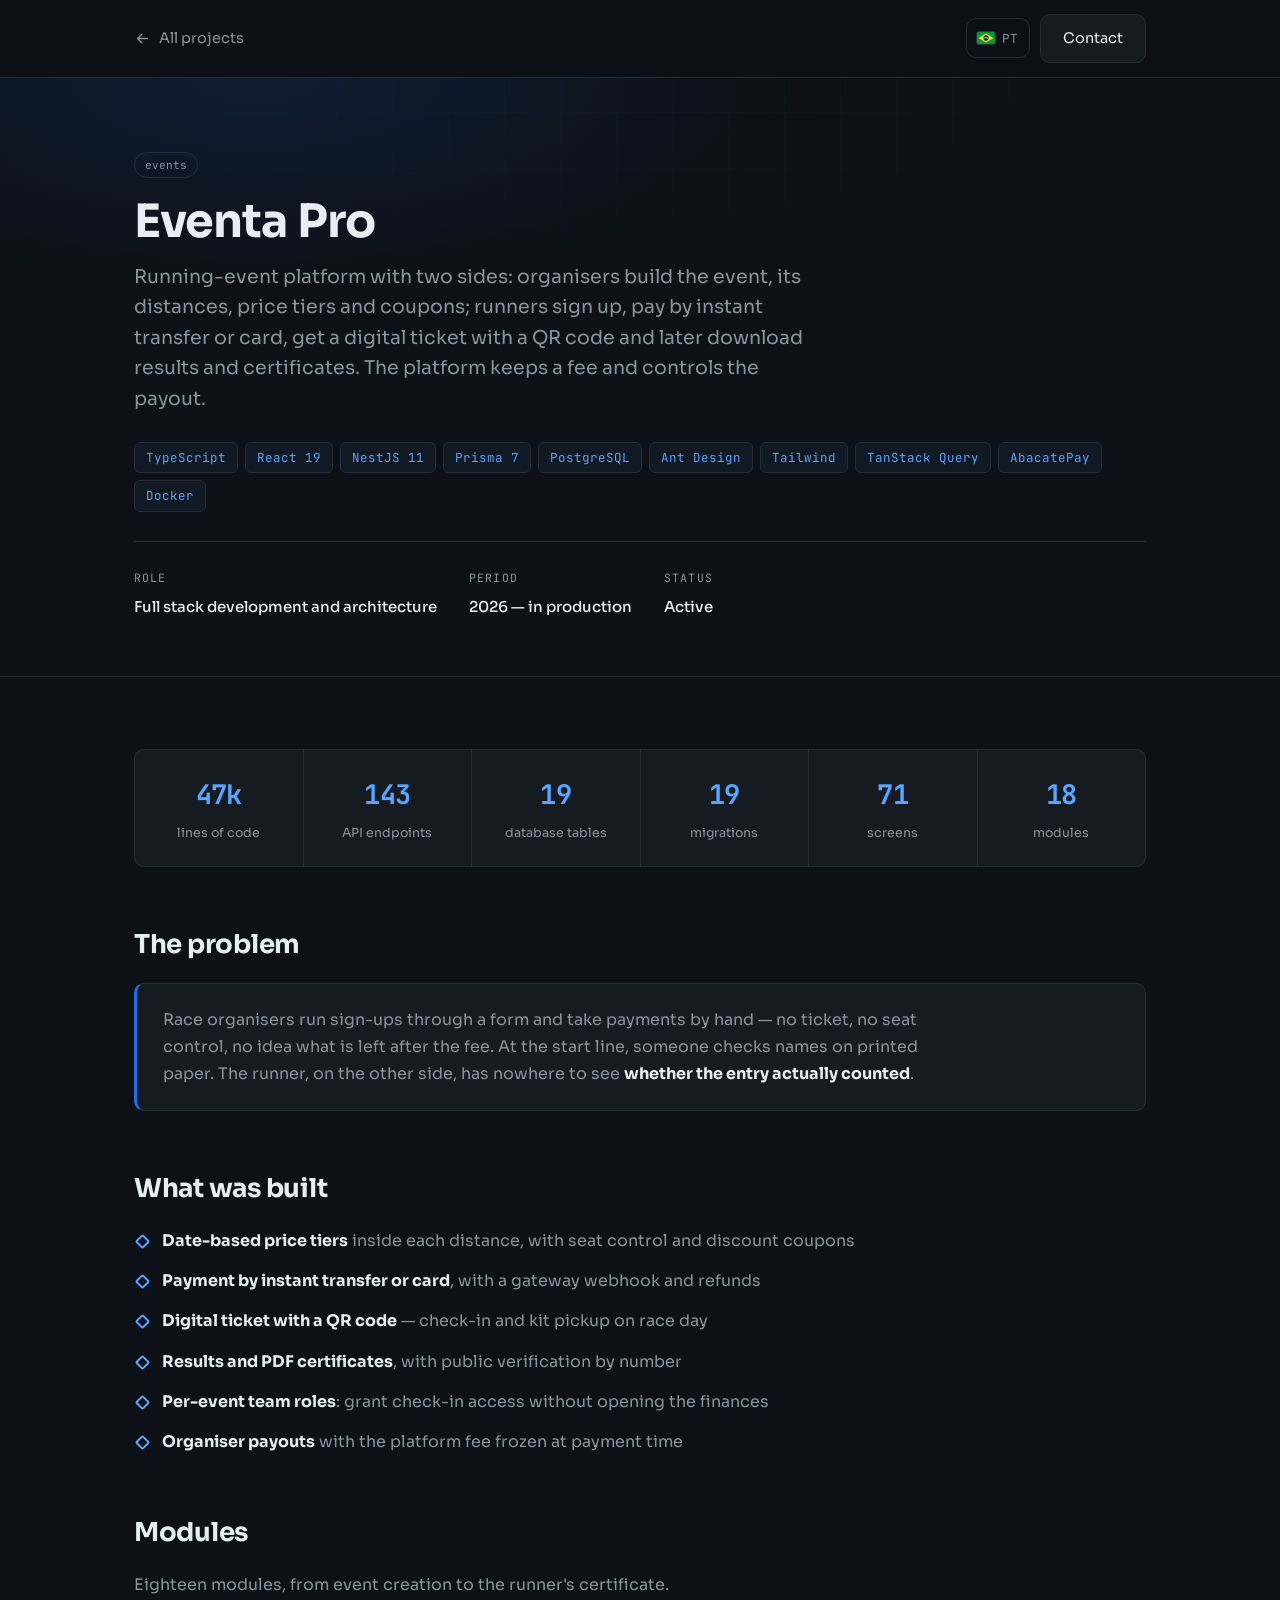
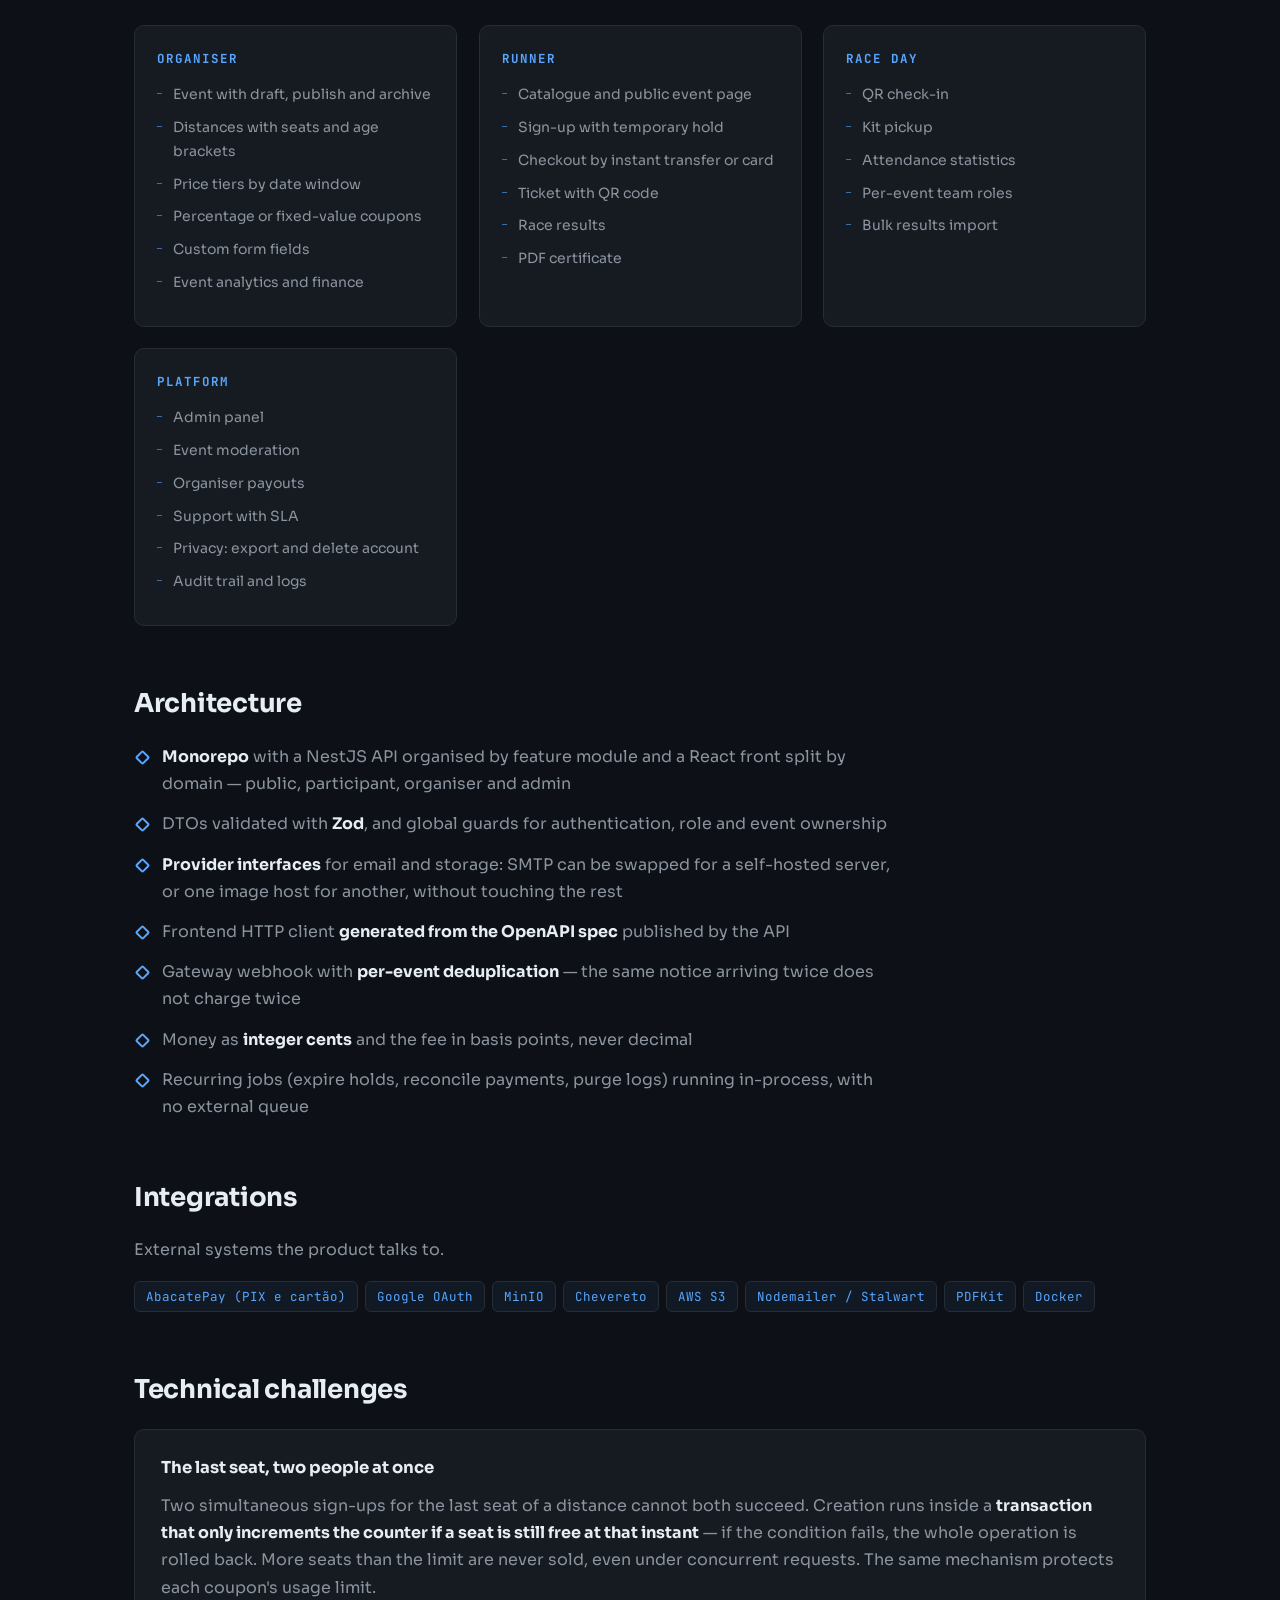
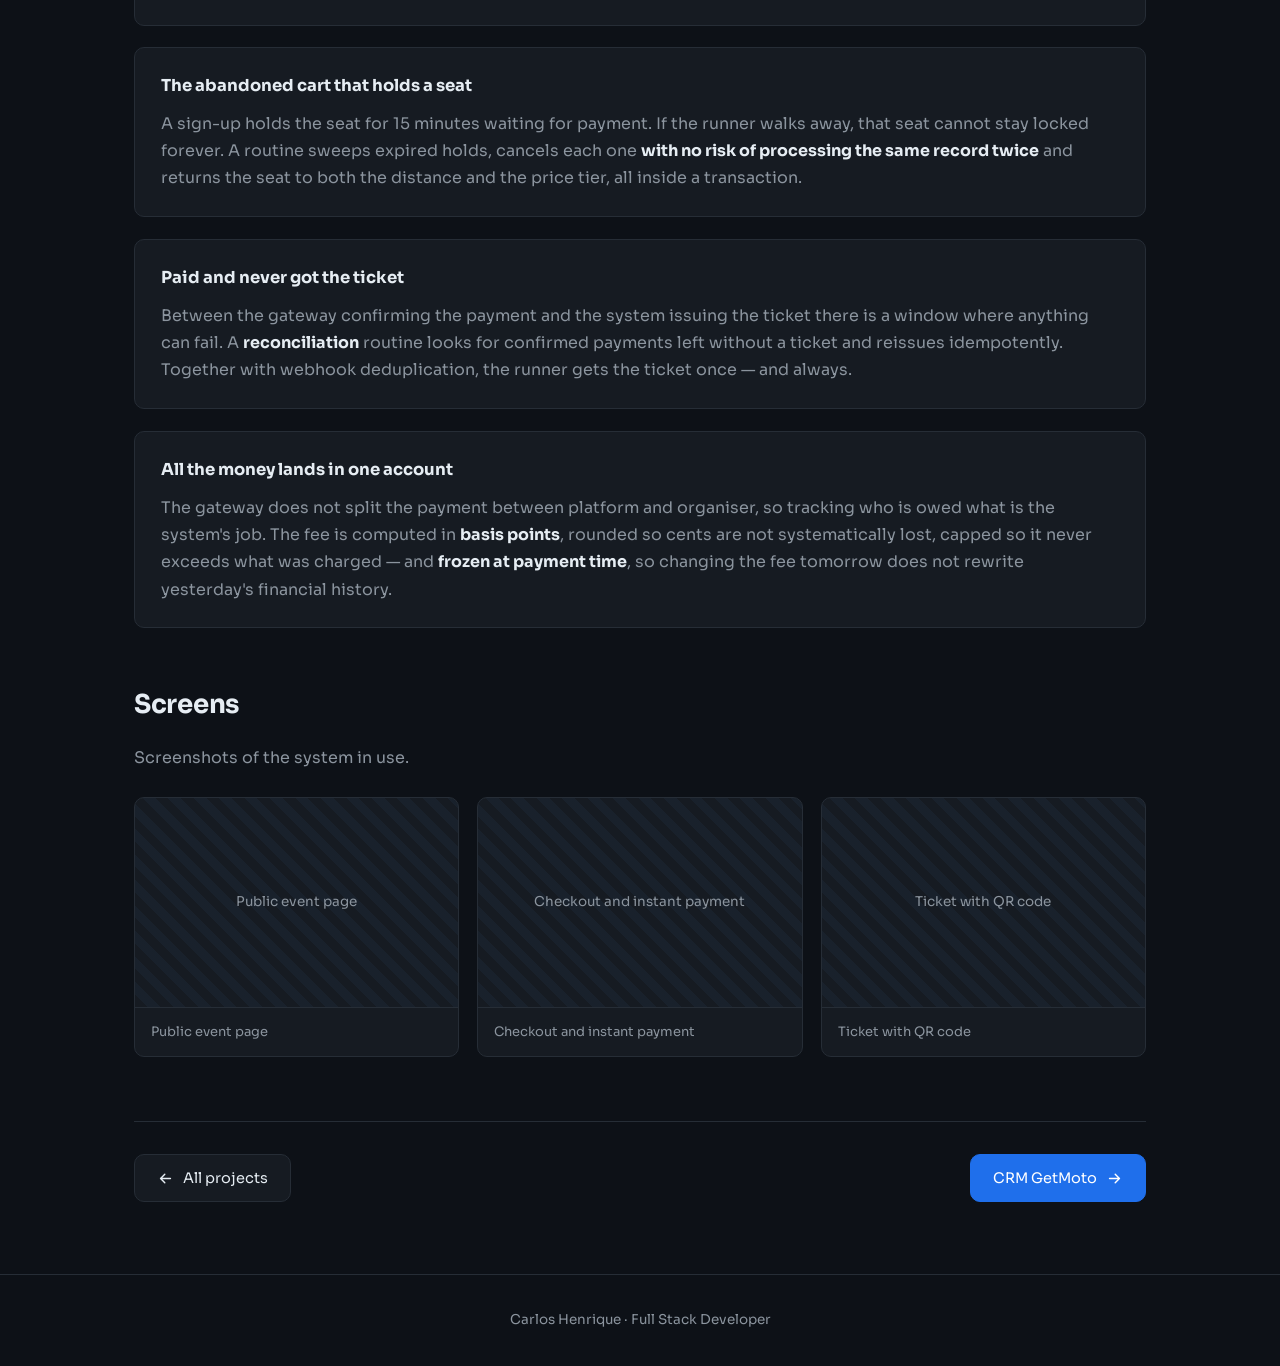
<file: en/projects/eventa-pro.html>
<!doctype html>
<html lang="en">
<head>
<meta charset="utf-8">
<meta name="viewport" content="width=device-width, initial-scale=1">
<script>document.documentElement.classList.add('js');</script>
<!-- a classe .js habilita a animacao de entrada; sem ela o conteudo
     aparece direto, entao uma falha de script nunca deixa a pagina vazia -->
<title>Eventa Pro — Carlos Henrique</title>
<meta name="description" content="Running-event platform with two sides: organisers build the event, its distances, price tiers and coupons; runners sign up, pay by instant transfer or card, get a digital ticket with a QR code and later download results and certificates. The platform keeps a fee and controls the payout.">
<link rel="canonical" href="https://kralluz.github.io/en/projects/eventa-pro.html">
<link rel="alternate" hreflang="pt-BR" href="https://kralluz.github.io/projetos/eventa-pro.html">
<link rel="alternate" hreflang="en" href="https://kralluz.github.io/en/projects/eventa-pro.html">
<link rel="alternate" hreflang="x-default" href="https://kralluz.github.io/projetos/eventa-pro.html">
<meta name="robots" content="index, follow, max-image-preview:large, max-snippet:-1">
<meta name="author" content="Carlos Henrique">

<!-- compartilhamento: WhatsApp, LinkedIn, Slack, Telegram, X -->
<meta property="og:type" content="article">
<meta property="og:site_name" content="Carlos Henrique">
<meta property="og:locale" content="en_US">
<meta property="og:title" content="Eventa Pro — Carlos Henrique">
<meta property="og:description" content="Running-event platform with two sides: organisers build the event, its distances, price tiers and coupons; runners sign up, pay by instant transfer or card, get a digital ticket with a QR code and later download results and certificates. The platform keeps a fee and controls the payout.">
<meta property="og:url" content="https://kralluz.github.io/en/projects/eventa-pro.html">
<meta property="og:image" content="https://kralluz.github.io/assets/og.png">
<meta property="og:image:width" content="1200">
<meta property="og:image:height" content="630">
<meta property="og:image:alt" content="Eventa Pro — Carlos Henrique">
<meta name="twitter:card" content="summary_large_image">
<meta name="twitter:title" content="Eventa Pro — Carlos Henrique">
<meta name="twitter:description" content="Running-event platform with two sides: organisers build the event, its distances, price tiers and coupons; runners sign up, pay by instant transfer or card, get a digital ticket with a QR code and later download results and certificates. The platform keeps a fee and controls the payout.">
<meta name="twitter:image" content="https://kralluz.github.io/assets/og.png">

<link rel="icon" href="../../assets/perfil.jpg">
<link rel="preconnect" href="https://fonts.googleapis.com">
<link rel="preconnect" href="https://fonts.gstatic.com" crossorigin>
<link href="https://fonts.googleapis.com/css2?family=Sora:wght@400;600;700&family=JetBrains+Mono:wght@400;500&display=swap" rel="stylesheet">
<link rel="stylesheet" href="../../style.css">
<link rel="stylesheet" href="../../projetos/projeto.css">

<script type="application/ld+json">
{
  "@context": "https://schema.org",
  "@type": "SoftwareApplication",
  "name": "Eventa Pro",
  "description": "Running-event platform with two sides: organisers build the event, its distances, price tiers and coupons; runners sign up, pay by instant transfer or card, get a digital ticket with a QR code and later download results and certificates. The platform keeps a fee and controls the payout.",
  "url": "https://kralluz.github.io/en/projects/eventa-pro.html",
  "applicationCategory": "BusinessApplication",
  "operatingSystem": "Web",
  "inLanguage": "en",
  "author": {
    "@type": "Person",
    "name": "Carlos Henrique",
    "url": "https://kralluz.github.io",
    "jobTitle": "Full Stack Developer",
    "sameAs": [
      "https://github.com/kralluz",
      "https://www.linkedin.com/in/carlosklz/"
    ]
  },
  "softwareRequirements": "TypeScript, React 19, NestJS 11, Prisma 7, PostgreSQL, Ant Design, Tailwind, TanStack Query, AbacatePay, Docker"
}
</script>
</head>
<body>

<svg width="0" height="0" style="position:absolute" aria-hidden="true">
  <symbol id="i-seta" viewBox="0 0 24 24" fill="none" stroke="currentColor" stroke-width="2" stroke-linecap="round" stroke-linejoin="round">
    <path d="M5 12h14M13 6l6 6-6 6"/>
  </symbol>
  <symbol id="f-br" viewBox="0 0 30 20">
    <rect width="30" height="20" fill="#009b3a"/>
    <path d="M15 2.6 27.4 10 15 17.4 2.6 10Z" fill="#fedf00"/>
    <circle cx="15" cy="10" r="4.4" fill="#002776"/>
    <path d="M10.9 11.4a5.2 5.2 0 0 1 8.2 0" fill="none" stroke="#fff" stroke-width="1.3"/>
  </symbol>
  <symbol id="f-en" viewBox="0 0 30 20">
    <rect width="30" height="20" fill="#012169"/>
    <path d="M0 0 30 20M30 0 0 20" stroke="#fff" stroke-width="4.4"/>
    <path d="M0 0 30 20M30 0 0 20" stroke="#c8102e" stroke-width="2.2"/>
    <path d="M15 0v20M0 10h30" stroke="#fff" stroke-width="6.6"/>
    <path d="M15 0v20M0 10h30" stroke="#c8102e" stroke-width="3.8"/>
  </symbol>
</svg>

<div class="topo-fixo">
  <div class="container">
    <a class="voltar" href="../index.html#projetos">
      <svg class="ico"><use href="#i-seta"/></svg>
      All projects
    </a>
    <span class="topo-acoes">
      <a class="troca-idioma" href="../../projetos/eventa-pro.html" hreflang="pt-BR" title="Ler em português" aria-label="Ler em português">
        <svg class="bandeira" viewBox="0 0 30 20" aria-hidden="true"><use href="#f-br"/></svg>PT</a>
      <a class="btn" href="../index.html#contato">Contact</a>
    </span>
  </div>
</div>

<header class="projeto-hero">
  <div class="container">
    <span class="etiqueta">events</span>
    <h1 class="revelar">Eventa Pro</h1>
    <p class="projeto-resumo revelar" data-atraso="80">Running-event platform with two sides: organisers build the event, its distances, price tiers and coupons; runners sign up, pay by instant transfer or card, get a digital ticket with a QR code and later download results and certificates. The platform keeps a fee and controls the payout.</p>
    <ul class="stack revelar" data-atraso="140"><li>TypeScript</li><li>React 19</li><li>NestJS 11</li><li>Prisma 7</li><li>PostgreSQL</li><li>Ant Design</li><li>Tailwind</li><li>TanStack Query</li><li>AbacatePay</li><li>Docker</li></ul>

    <div class="fatos revelar" data-atraso="200">
      <div class="fato"><span>Role</span><strong>Full stack development and architecture</strong></div>
      <div class="fato"><span>Period</span><strong>2026 — in production</strong></div>
      <div class="fato"><span>Status</span><strong>Active</strong></div>
    </div>
  </div>
</header>

<main class="conteudo">
  <div class="container">

    <div class="numeros-projeto revelar">
        <div class="num-cartao">
          <strong data-contar="47" data-sufixo="k">47k</strong>
          <span>lines of code</span>
        </div>
        <div class="num-cartao">
          <strong data-contar="143">143</strong>
          <span>API endpoints</span>
        </div>
        <div class="num-cartao">
          <strong data-contar="19">19</strong>
          <span>database tables</span>
        </div>
        <div class="num-cartao">
          <strong data-contar="19">19</strong>
          <span>migrations</span>
        </div>
        <div class="num-cartao">
          <strong data-contar="71">71</strong>
          <span>screens</span>
        </div>
        <div class="num-cartao">
          <strong data-contar="18">18</strong>
          <span>modules</span>
        </div>
    </div>


    <h2 class="revelar">The problem</h2>
    <div class="destaque revelar" data-atraso="60">
      <p>Race organisers run sign-ups through a form and take payments by hand — no ticket, no seat control, no idea what is left after the fee. At the start line, someone checks names on printed paper. The runner, on the other side, has nowhere to see <strong>whether the entry actually counted</strong>.</p>
    </div>

    <h2 class="revelar">What was built</h2>
    <ul class="entregas revelar" data-atraso="60">
      <li><strong>Date-based price tiers</strong> inside each distance, with seat control and discount coupons</li>
      <li><strong>Payment by instant transfer or card</strong>, with a gateway webhook and refunds</li>
      <li><strong>Digital ticket with a QR code</strong> — check-in and kit pickup on race day</li>
      <li><strong>Results and PDF certificates</strong>, with public verification by number</li>
      <li><strong>Per-event team roles</strong>: grant check-in access without opening the finances</li>
      <li><strong>Organiser payouts</strong> with the platform fee frozen at payment time</li>
    </ul>

    <h2 class="revelar">Modules</h2>
    <p class="revelar">Eighteen modules, from event creation to the runner's certificate.</p>
    <div class="modulos">
      <div class="grupo-modulo revelar">
        <h3>Organiser</h3>
        <ul><li>Event with draft, publish and archive</li><li>Distances with seats and age brackets</li><li>Price tiers by date window</li><li>Percentage or fixed-value coupons</li><li>Custom form fields</li><li>Event analytics and finance</li></ul>
      </div>
      <div class="grupo-modulo revelar">
        <h3>Runner</h3>
        <ul><li>Catalogue and public event page</li><li>Sign-up with temporary hold</li><li>Checkout by instant transfer or card</li><li>Ticket with QR code</li><li>Race results</li><li>PDF certificate</li></ul>
      </div>
      <div class="grupo-modulo revelar">
        <h3>Race day</h3>
        <ul><li>QR check-in</li><li>Kit pickup</li><li>Attendance statistics</li><li>Per-event team roles</li><li>Bulk results import</li></ul>
      </div>
      <div class="grupo-modulo revelar">
        <h3>Platform</h3>
        <ul><li>Admin panel</li><li>Event moderation</li><li>Organiser payouts</li><li>Support with SLA</li><li>Privacy: export and delete account</li><li>Audit trail and logs</li></ul>
      </div>
    </div>

    <h2 class="revelar">Architecture</h2>
    <ul class="entregas revelar">
      <li><strong>Monorepo</strong> with a NestJS API organised by feature module and a React front split by domain — public, participant, organiser and admin</li>
      <li>DTOs validated with <strong>Zod</strong>, and global guards for authentication, role and event ownership</li>
      <li><strong>Provider interfaces</strong> for email and storage: SMTP can be swapped for a self-hosted server, or one image host for another, without touching the rest</li>
      <li>Frontend HTTP client <strong>generated from the OpenAPI spec</strong> published by the API</li>
      <li>Gateway webhook with <strong>per-event deduplication</strong> — the same notice arriving twice does not charge twice</li>
      <li>Money as <strong>integer cents</strong> and the fee in basis points, never decimal</li>
      <li>Recurring jobs (expire holds, reconcile payments, purge logs) running in-process, with no external queue</li>
    </ul>

    <h2 class="revelar">Integrations</h2>
    <p class="revelar">External systems the product talks to.</p>
    <ul class="stack revelar"><li>AbacatePay (PIX e cartão)</li><li>Google OAuth</li><li>MinIO</li><li>Chevereto</li><li>AWS S3</li><li>Nodemailer / Stalwart</li><li>PDFKit</li><li>Docker</li></ul>

    <h2 class="revelar">Technical challenges</h2>

    <div class="desafio revelar">
      <h3>The last seat, two people at once</h3>
      <p>Two simultaneous sign-ups for the last seat of a distance cannot both succeed. Creation runs inside a <strong>transaction that only increments the counter if a seat is still free at that instant</strong> — if the condition fails, the whole operation is rolled back. More seats than the limit are never sold, even under concurrent requests. The same mechanism protects each coupon's usage limit.</p>
    </div>
    <div class="desafio revelar">
      <h3>The abandoned cart that holds a seat</h3>
      <p>A sign-up holds the seat for 15 minutes waiting for payment. If the runner walks away, that seat cannot stay locked forever. A routine sweeps expired holds, cancels each one <strong>with no risk of processing the same record twice</strong> and returns the seat to both the distance and the price tier, all inside a transaction.</p>
    </div>
    <div class="desafio revelar">
      <h3>Paid and never got the ticket</h3>
      <p>Between the gateway confirming the payment and the system issuing the ticket there is a window where anything can fail. A <strong>reconciliation</strong> routine looks for confirmed payments left without a ticket and reissues idempotently. Together with webhook deduplication, the runner gets the ticket once — and always.</p>
    </div>
    <div class="desafio revelar">
      <h3>All the money lands in one account</h3>
      <p>The gateway does not split the payment between platform and organiser, so tracking who is owed what is the system's job. The fee is computed in <strong>basis points</strong>, rounded so cents are not systematically lost, capped so it never exceeds what was charged — and <strong>frozen at payment time</strong>, so changing the fee tomorrow does not rewrite yesterday's financial history.</p>
    </div>

    <h2 class="revelar">Screens</h2>
    <p class="revelar">Screenshots of the system in use.</p>
    <div class="galeria">
      <figure>
        <div class="vaga-print">Public event page</div>
        <figcaption>Public event page</figcaption>
      </figure>
      <figure>
        <div class="vaga-print">Checkout and instant payment</div>
        <figcaption>Checkout and instant payment</figcaption>
      </figure>
      <figure>
        <div class="vaga-print">Ticket with QR code</div>
        <figcaption>Ticket with QR code</figcaption>
      </figure>
    </div>

    <div class="nav-projetos">
      <a class="btn" href="../index.html#projetos">
        <svg class="ico" style="transform:rotate(180deg)"><use href="#i-seta"/></svg>
        All projects
      </a>
      <a class="btn btn-primario" href="crm-getmoto.html">
        CRM GetMoto
        <svg class="ico"><use href="#i-seta"/></svg>
      </a>
    </div>

  </div>
</main>

<footer>
  <div class="container">
    <p>Carlos Henrique · Full Stack Developer</p>
  </div>
</footer>

<script src="../../script.js"></script>
</body>
</html>
</file>
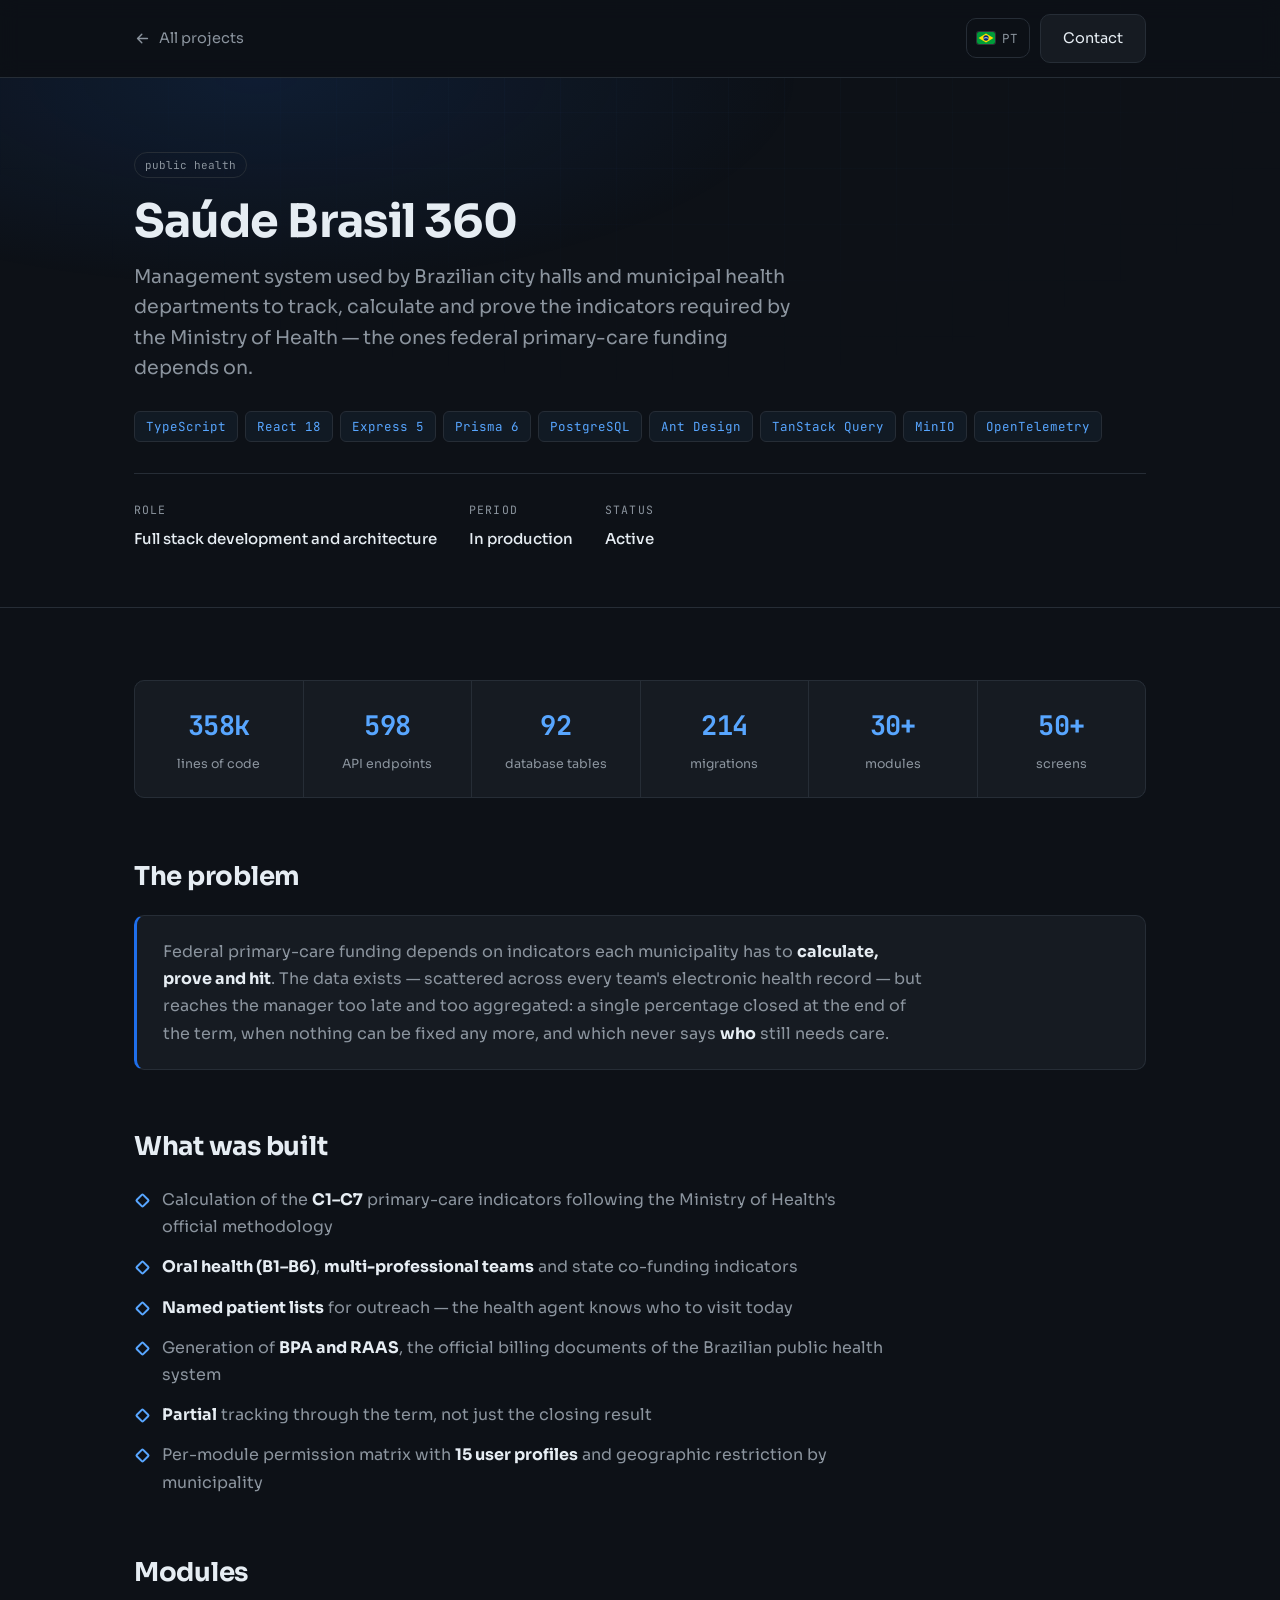
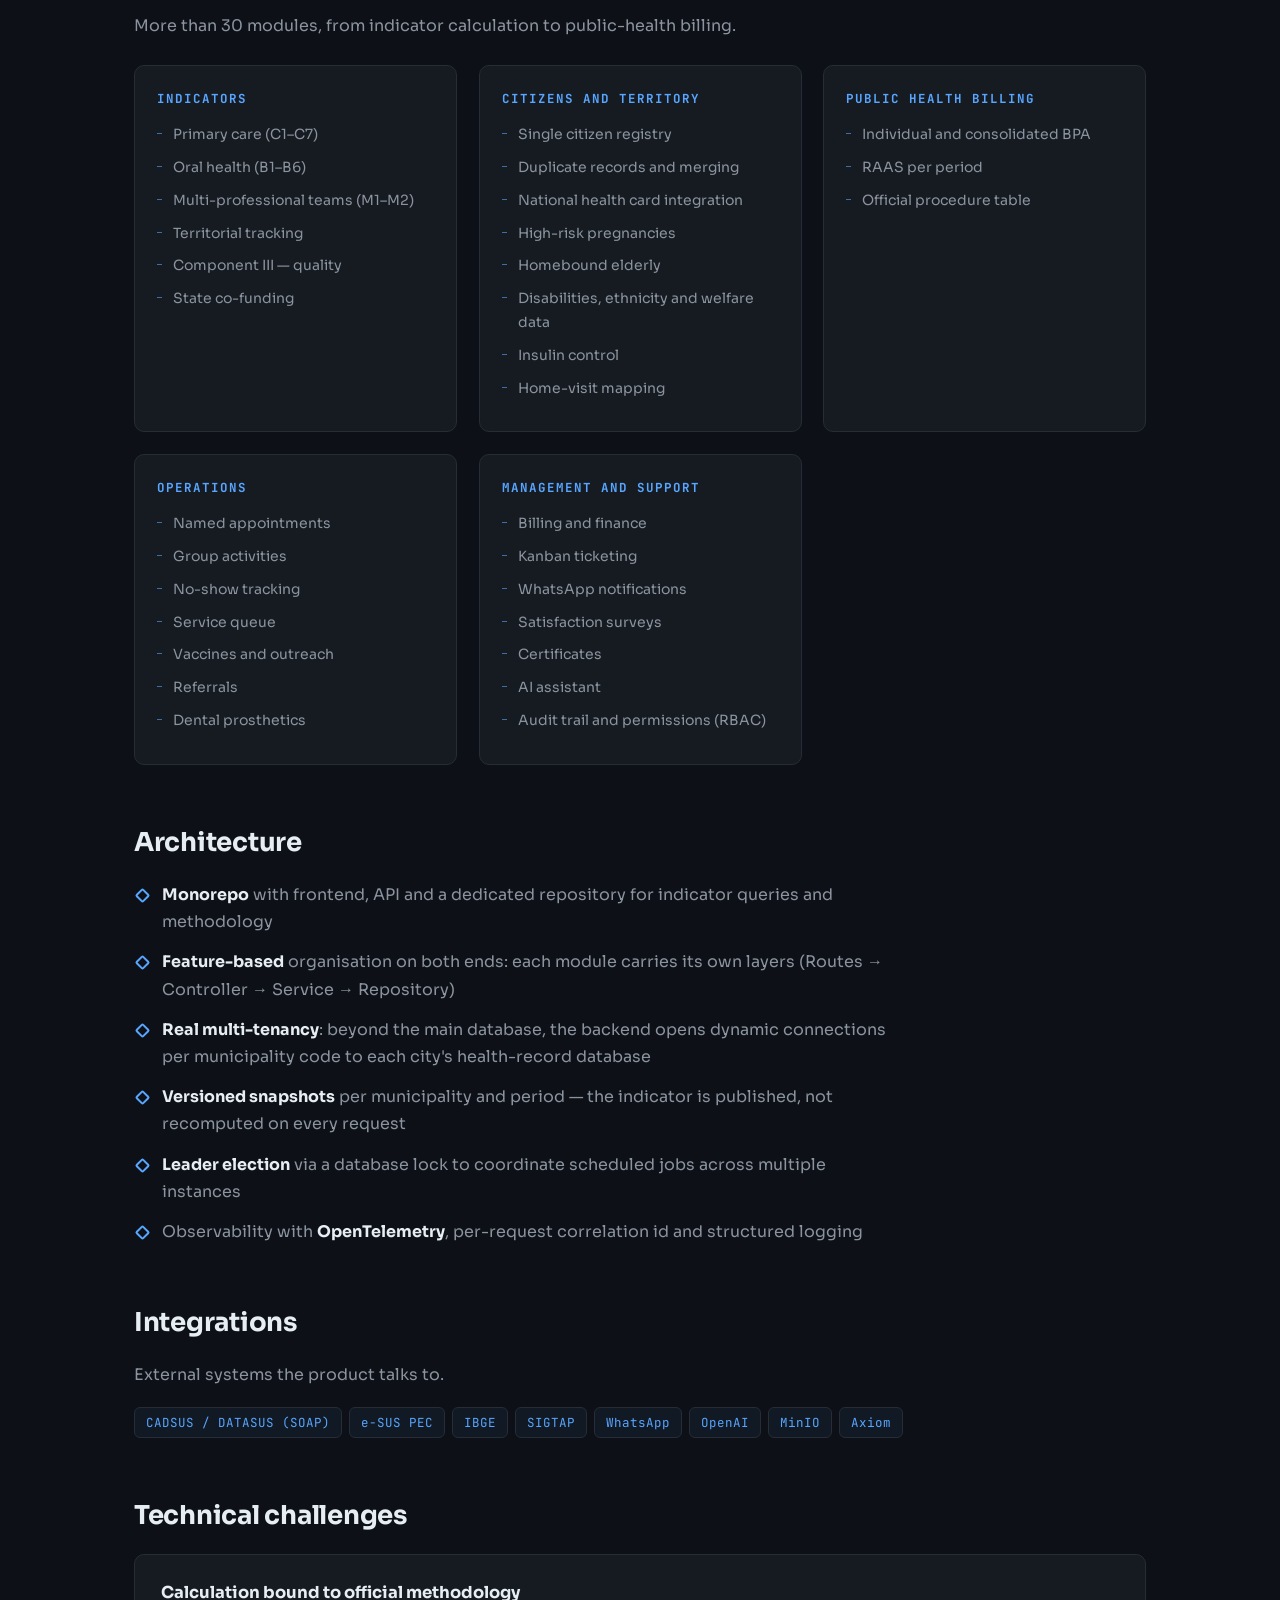
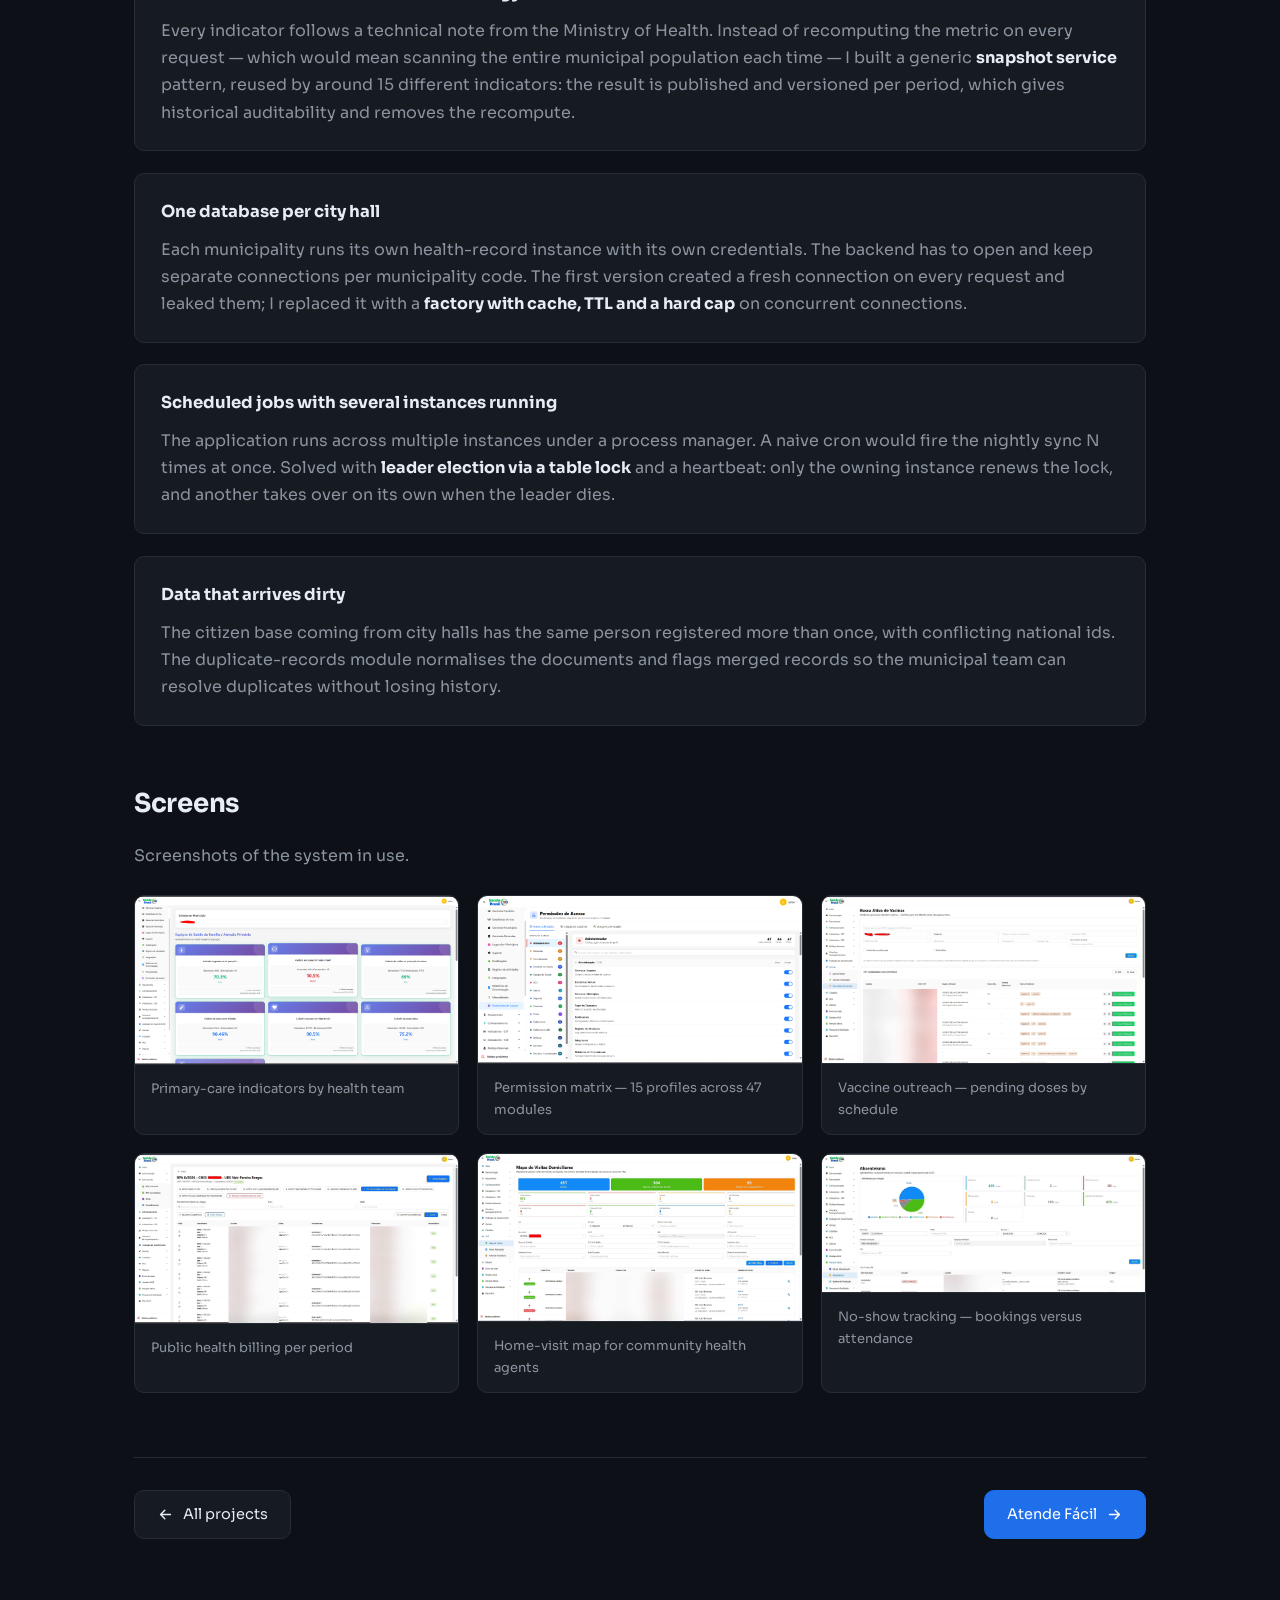
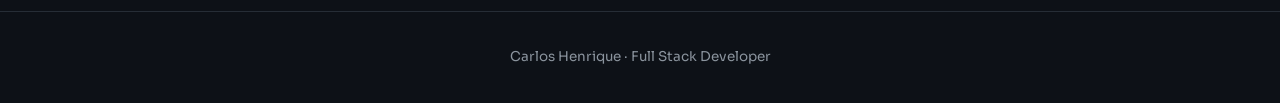
<file: en/projects/saude-brasil-360.html>
<!doctype html>
<html lang="en">
<head>
<meta charset="utf-8">
<meta name="viewport" content="width=device-width, initial-scale=1">
<script>document.documentElement.classList.add('js');</script>
<!-- a classe .js habilita a animacao de entrada; sem ela o conteudo
     aparece direto, entao uma falha de script nunca deixa a pagina vazia -->
<title>Saúde Brasil 360 — Carlos Henrique</title>
<meta name="description" content="Management system used by Brazilian city halls and municipal health departments to track, calculate and prove the indicators required by the Ministry of Health — the ones federal primary-care funding depends on.">
<link rel="canonical" href="https://kralluz.github.io/en/projects/saude-brasil-360.html">
<link rel="alternate" hreflang="pt-BR" href="https://kralluz.github.io/projetos/saude-brasil-360.html">
<link rel="alternate" hreflang="en" href="https://kralluz.github.io/en/projects/saude-brasil-360.html">
<link rel="alternate" hreflang="x-default" href="https://kralluz.github.io/projetos/saude-brasil-360.html">
<meta name="robots" content="index, follow, max-image-preview:large, max-snippet:-1">
<meta name="author" content="Carlos Henrique">

<!-- compartilhamento: WhatsApp, LinkedIn, Slack, Telegram, X -->
<meta property="og:type" content="article">
<meta property="og:site_name" content="Carlos Henrique">
<meta property="og:locale" content="en_US">
<meta property="og:title" content="Saúde Brasil 360 — Carlos Henrique">
<meta property="og:description" content="Management system used by Brazilian city halls and municipal health departments to track, calculate and prove the indicators required by the Ministry of Health — the ones federal primary-care funding depends on.">
<meta property="og:url" content="https://kralluz.github.io/en/projects/saude-brasil-360.html">
<meta property="og:image" content="https://kralluz.github.io/assets/og.png">
<meta property="og:image:width" content="1200">
<meta property="og:image:height" content="630">
<meta property="og:image:alt" content="Saúde Brasil 360 — Carlos Henrique">
<meta name="twitter:card" content="summary_large_image">
<meta name="twitter:title" content="Saúde Brasil 360 — Carlos Henrique">
<meta name="twitter:description" content="Management system used by Brazilian city halls and municipal health departments to track, calculate and prove the indicators required by the Ministry of Health — the ones federal primary-care funding depends on.">
<meta name="twitter:image" content="https://kralluz.github.io/assets/og.png">

<link rel="icon" href="../../assets/perfil.jpg">
<link rel="preconnect" href="https://fonts.googleapis.com">
<link rel="preconnect" href="https://fonts.gstatic.com" crossorigin>
<link href="https://fonts.googleapis.com/css2?family=Sora:wght@400;600;700&family=JetBrains+Mono:wght@400;500&display=swap" rel="stylesheet">
<link rel="stylesheet" href="../../style.css">
<link rel="stylesheet" href="../../projetos/projeto.css">

<script type="application/ld+json">
{
  "@context": "https://schema.org",
  "@type": "SoftwareApplication",
  "name": "Saúde Brasil 360",
  "description": "Management system used by Brazilian city halls and municipal health departments to track, calculate and prove the indicators required by the Ministry of Health — the ones federal primary-care funding depends on.",
  "url": "https://kralluz.github.io/en/projects/saude-brasil-360.html",
  "applicationCategory": "BusinessApplication",
  "operatingSystem": "Web",
  "inLanguage": "en",
  "author": {
    "@type": "Person",
    "name": "Carlos Henrique",
    "url": "https://kralluz.github.io",
    "jobTitle": "Full Stack Developer",
    "sameAs": [
      "https://github.com/kralluz",
      "https://www.linkedin.com/in/carlosklz/"
    ]
  },
  "softwareRequirements": "TypeScript, React 18, Express 5, Prisma 6, PostgreSQL, Ant Design, TanStack Query, MinIO, OpenTelemetry"
}
</script>
</head>
<body>

<svg width="0" height="0" style="position:absolute" aria-hidden="true">
  <symbol id="i-seta" viewBox="0 0 24 24" fill="none" stroke="currentColor" stroke-width="2" stroke-linecap="round" stroke-linejoin="round">
    <path d="M5 12h14M13 6l6 6-6 6"/>
  </symbol>
  <symbol id="f-br" viewBox="0 0 30 20">
    <rect width="30" height="20" fill="#009b3a"/>
    <path d="M15 2.6 27.4 10 15 17.4 2.6 10Z" fill="#fedf00"/>
    <circle cx="15" cy="10" r="4.4" fill="#002776"/>
    <path d="M10.9 11.4a5.2 5.2 0 0 1 8.2 0" fill="none" stroke="#fff" stroke-width="1.3"/>
  </symbol>
  <symbol id="f-en" viewBox="0 0 30 20">
    <rect width="30" height="20" fill="#012169"/>
    <path d="M0 0 30 20M30 0 0 20" stroke="#fff" stroke-width="4.4"/>
    <path d="M0 0 30 20M30 0 0 20" stroke="#c8102e" stroke-width="2.2"/>
    <path d="M15 0v20M0 10h30" stroke="#fff" stroke-width="6.6"/>
    <path d="M15 0v20M0 10h30" stroke="#c8102e" stroke-width="3.8"/>
  </symbol>
</svg>

<div class="topo-fixo">
  <div class="container">
    <a class="voltar" href="../index.html#projetos">
      <svg class="ico"><use href="#i-seta"/></svg>
      All projects
    </a>
    <span class="topo-acoes">
      <a class="troca-idioma" href="../../projetos/saude-brasil-360.html" hreflang="pt-BR" title="Ler em português" aria-label="Ler em português">
        <svg class="bandeira" viewBox="0 0 30 20" aria-hidden="true"><use href="#f-br"/></svg>PT</a>
      <a class="btn" href="../index.html#contato">Contact</a>
    </span>
  </div>
</div>

<header class="projeto-hero">
  <div class="container">
    <span class="etiqueta">public health</span>
    <h1 class="revelar">Saúde Brasil 360</h1>
    <p class="projeto-resumo revelar" data-atraso="80">Management system used by Brazilian city halls and municipal health departments to track, calculate and prove the indicators required by the Ministry of Health — the ones federal primary-care funding depends on.</p>
    <ul class="stack revelar" data-atraso="140"><li>TypeScript</li><li>React 18</li><li>Express 5</li><li>Prisma 6</li><li>PostgreSQL</li><li>Ant Design</li><li>TanStack Query</li><li>MinIO</li><li>OpenTelemetry</li></ul>

    <div class="fatos revelar" data-atraso="200">
      <div class="fato"><span>Role</span><strong>Full stack development and architecture</strong></div>
      <div class="fato"><span>Period</span><strong>In production</strong></div>
      <div class="fato"><span>Status</span><strong>Active</strong></div>
    </div>
  </div>
</header>

<main class="conteudo">
  <div class="container">

    <div class="numeros-projeto revelar">
        <div class="num-cartao">
          <strong data-contar="358" data-sufixo="k">358k</strong>
          <span>lines of code</span>
        </div>
        <div class="num-cartao">
          <strong data-contar="598">598</strong>
          <span>API endpoints</span>
        </div>
        <div class="num-cartao">
          <strong data-contar="92">92</strong>
          <span>database tables</span>
        </div>
        <div class="num-cartao">
          <strong data-contar="214">214</strong>
          <span>migrations</span>
        </div>
        <div class="num-cartao">
          <strong data-contar="30" data-sufixo="+">30+</strong>
          <span>modules</span>
        </div>
        <div class="num-cartao">
          <strong data-contar="50" data-sufixo="+">50+</strong>
          <span>screens</span>
        </div>
    </div>


    <h2 class="revelar">The problem</h2>
    <div class="destaque revelar" data-atraso="60">
      <p>Federal primary-care funding depends on indicators each municipality has to <strong>calculate, prove and hit</strong>. The data exists — scattered across every team's electronic health record — but reaches the manager too late and too aggregated: a single percentage closed at the end of the term, when nothing can be fixed any more, and which never says <strong>who</strong> still needs care.</p>
    </div>

    <h2 class="revelar">What was built</h2>
    <ul class="entregas revelar" data-atraso="60">
      <li>Calculation of the <strong>C1–C7</strong> primary-care indicators following the Ministry of Health's official methodology</li>
      <li><strong>Oral health (B1–B6)</strong>, <strong>multi-professional teams</strong> and state co-funding indicators</li>
      <li><strong>Named patient lists</strong> for outreach — the health agent knows who to visit today</li>
      <li>Generation of <strong>BPA and RAAS</strong>, the official billing documents of the Brazilian public health system</li>
      <li><strong>Partial</strong> tracking through the term, not just the closing result</li>
      <li>Per-module permission matrix with <strong>15 user profiles</strong> and geographic restriction by municipality</li>
    </ul>

    <h2 class="revelar">Modules</h2>
    <p class="revelar">More than 30 modules, from indicator calculation to public-health billing.</p>
    <div class="modulos">
      <div class="grupo-modulo revelar">
        <h3>Indicators</h3>
        <ul><li>Primary care (C1–C7)</li><li>Oral health (B1–B6)</li><li>Multi-professional teams (M1–M2)</li><li>Territorial tracking</li><li>Component III — quality</li><li>State co-funding</li></ul>
      </div>
      <div class="grupo-modulo revelar">
        <h3>Citizens and territory</h3>
        <ul><li>Single citizen registry</li><li>Duplicate records and merging</li><li>National health card integration</li><li>High-risk pregnancies</li><li>Homebound elderly</li><li>Disabilities, ethnicity and welfare data</li><li>Insulin control</li><li>Home-visit mapping</li></ul>
      </div>
      <div class="grupo-modulo revelar">
        <h3>Public health billing</h3>
        <ul><li>Individual and consolidated BPA</li><li>RAAS per period</li><li>Official procedure table</li></ul>
      </div>
      <div class="grupo-modulo revelar">
        <h3>Operations</h3>
        <ul><li>Named appointments</li><li>Group activities</li><li>No-show tracking</li><li>Service queue</li><li>Vaccines and outreach</li><li>Referrals</li><li>Dental prosthetics</li></ul>
      </div>
      <div class="grupo-modulo revelar">
        <h3>Management and support</h3>
        <ul><li>Billing and finance</li><li>Kanban ticketing</li><li>WhatsApp notifications</li><li>Satisfaction surveys</li><li>Certificates</li><li>AI assistant</li><li>Audit trail and permissions (RBAC)</li></ul>
      </div>
    </div>

    <h2 class="revelar">Architecture</h2>
    <ul class="entregas revelar">
      <li><strong>Monorepo</strong> with frontend, API and a dedicated repository for indicator queries and methodology</li>
      <li><strong>Feature-based</strong> organisation on both ends: each module carries its own layers (Routes → Controller → Service → Repository)</li>
      <li><strong>Real multi-tenancy</strong>: beyond the main database, the backend opens dynamic connections per municipality code to each city's health-record database</li>
      <li><strong>Versioned snapshots</strong> per municipality and period — the indicator is published, not recomputed on every request</li>
      <li><strong>Leader election</strong> via a database lock to coordinate scheduled jobs across multiple instances</li>
      <li>Observability with <strong>OpenTelemetry</strong>, per-request correlation id and structured logging</li>
    </ul>

    <h2 class="revelar">Integrations</h2>
    <p class="revelar">External systems the product talks to.</p>
    <ul class="stack revelar"><li>CADSUS / DATASUS (SOAP)</li><li>e-SUS PEC</li><li>IBGE</li><li>SIGTAP</li><li>WhatsApp</li><li>OpenAI</li><li>MinIO</li><li>Axiom</li></ul>

    <h2 class="revelar">Technical challenges</h2>

    <div class="desafio revelar">
      <h3>Calculation bound to official methodology</h3>
      <p>Every indicator follows a technical note from the Ministry of Health. Instead of recomputing the metric on every request — which would mean scanning the entire municipal population each time — I built a generic <strong>snapshot service</strong> pattern, reused by around 15 different indicators: the result is published and versioned per period, which gives historical auditability and removes the recompute.</p>
    </div>
    <div class="desafio revelar">
      <h3>One database per city hall</h3>
      <p>Each municipality runs its own health-record instance with its own credentials. The backend has to open and keep separate connections per municipality code. The first version created a fresh connection on every request and leaked them; I replaced it with a <strong>factory with cache, TTL and a hard cap</strong> on concurrent connections.</p>
    </div>
    <div class="desafio revelar">
      <h3>Scheduled jobs with several instances running</h3>
      <p>The application runs across multiple instances under a process manager. A naive cron would fire the nightly sync N times at once. Solved with <strong>leader election via a table lock</strong> and a heartbeat: only the owning instance renews the lock, and another takes over on its own when the leader dies.</p>
    </div>
    <div class="desafio revelar">
      <h3>Data that arrives dirty</h3>
      <p>The citizen base coming from city halls has the same person registered more than once, with conflicting national ids. The duplicate-records module normalises the documents and flags merged records so the municipal team can resolve duplicates without losing history.</p>
    </div>

    <h2 class="revelar">Screens</h2>
    <p class="revelar">Screenshots of the system in use.</p>
    <div class="galeria">
      <figure>
        <a href="../../assets/prints/painel-equipe.png" target="_blank" rel="noopener">
          <img src="../../assets/prints/painel-equipe.png" alt="Primary-care indicators by health team" loading="lazy">
        </a>
        <figcaption>Primary-care indicators by health team</figcaption>
      </figure>
      <figure>
        <a href="../../assets/prints/rbac.png" target="_blank" rel="noopener">
          <img src="../../assets/prints/rbac.png" alt="Permission matrix — 15 profiles across 47 modules" loading="lazy">
        </a>
        <figcaption>Permission matrix — 15 profiles across 47 modules</figcaption>
      </figure>
      <figure>
        <a href="../../assets/prints/vacinas.png" target="_blank" rel="noopener">
          <img src="../../assets/prints/vacinas.png" alt="Vaccine outreach — pending doses by schedule" loading="lazy">
        </a>
        <figcaption>Vaccine outreach — pending doses by schedule</figcaption>
      </figure>
      <figure>
        <a href="../../assets/prints/bpa.png" target="_blank" rel="noopener">
          <img src="../../assets/prints/bpa.png" alt="Public health billing per period" loading="lazy">
        </a>
        <figcaption>Public health billing per period</figcaption>
      </figure>
      <figure>
        <a href="../../assets/prints/mapa-visitas.png" target="_blank" rel="noopener">
          <img src="../../assets/prints/mapa-visitas.png" alt="Home-visit map for community health agents" loading="lazy">
        </a>
        <figcaption>Home-visit map for community health agents</figcaption>
      </figure>
      <figure>
        <a href="../../assets/prints/absenteismo.png" target="_blank" rel="noopener">
          <img src="../../assets/prints/absenteismo.png" alt="No-show tracking — bookings versus attendance" loading="lazy">
        </a>
        <figcaption>No-show tracking — bookings versus attendance</figcaption>
      </figure>
    </div>

    <div class="nav-projetos">
      <a class="btn" href="../index.html#projetos">
        <svg class="ico" style="transform:rotate(180deg)"><use href="#i-seta"/></svg>
        All projects
      </a>
      <a class="btn btn-primario" href="atende-facil.html">
        Atende Fácil
        <svg class="ico"><use href="#i-seta"/></svg>
      </a>
    </div>

  </div>
</main>

<footer>
  <div class="container">
    <p>Carlos Henrique · Full Stack Developer</p>
  </div>
</footer>

<script src="../../script.js"></script>
</body>
</html>
</file>
<file: projetos/projeto.css>
/* =========================================================================
   Estilo das páginas de projeto.
   Herda o visual do site e acrescenta o que só existe aqui:
   galeria de prints, blocos de destaque e a barra de voltar.
   ========================================================================= */

/* ---------------------- barra de topo ---------------------- */
.topo-fixo {
  position: sticky;
  top: 0;
  z-index: 10;
  background: rgba(13, 17, 23, .82);
  backdrop-filter: blur(10px);
  border-bottom: 1px solid var(--borda);
}

.topo-fixo .container {
  display: flex;
  align-items: center;
  justify-content: space-between;
  gap: 16px;
  padding-top: 14px;
  padding-bottom: 14px;
}

.voltar {
  display: inline-flex;
  align-items: center;
  gap: 8px;
  color: var(--texto-fraco);
  font-size: 14.5px;
  text-decoration: none;
  transition: color .18s, gap .18s;
}

.voltar:hover { color: var(--destaque); gap: 12px; }

/* a seta do "voltar" aponta para a esquerda */
.voltar .ico { transform: rotate(180deg); }


/* ---------------------- cabeçalho do projeto ---------------------- */
.projeto-hero {
  padding: 72px 0 56px;
  background: radial-gradient(780px 300px at 20% 0%, rgba(31,111,235,.13), transparent 70%);
  border-bottom: 1px solid var(--borda);
}

.projeto-hero .etiqueta { margin-bottom: 18px; display: inline-block; }

.projeto-hero h1 {
  margin: 0 0 14px;
  font-size: clamp(30px, 5.4vw, 46px);
  line-height: 1.12;
  letter-spacing: -.02em;
}

.projeto-resumo {
  max-width: 680px;
  margin: 0 0 28px;
  font-size: clamp(16px, 2.3vw, 19px);
  color: var(--texto-fraco);
  line-height: 1.6;
}

/* linha de fatos: papel, período, situação */
.fatos {
  display: flex;
  flex-wrap: wrap;
  gap: 32px;
  margin-top: 30px;
  padding-top: 26px;
  border-top: 1px solid var(--borda);
}

.fato span {
  display: block;
  font-size: 11.5px;
  letter-spacing: .1em;
  text-transform: uppercase;
  color: var(--texto-fraco);
  margin-bottom: 5px;
}

.fato strong {
  font-size: 15px;
  font-weight: 500;
}


/* ---------------------- corpo ---------------------- */
.conteudo { padding: 72px 0; }

.conteudo h2 {
  margin: 0 0 16px;
  font-size: clamp(21px, 3vw, 26px);
  letter-spacing: -.01em;
}

.conteudo h2:not(:first-child) { margin-top: 56px; }

.conteudo p {
  margin: 0 0 18px;
  max-width: 760px;
  color: var(--texto-fraco);
}

.conteudo strong { color: var(--texto); }

/* bloco de destaque para o problema central */
.destaque {
  margin: 0 0 28px;
  padding: 22px 26px;
  background: var(--cartao);
  border: 1px solid var(--borda);
  border-left: 3px solid var(--destaque-esc);
  border-radius: var(--raio);
}

.destaque p { margin: 0; font-size: 16px; }

/* lista de entregas */
.entregas {
  margin: 0 0 20px;
  padding: 0;
  list-style: none;
  max-width: 760px;
}

.entregas li {
  position: relative;
  padding-left: 28px;
  margin-bottom: 13px;
  color: var(--texto-fraco);
}

.entregas li::before {
  content: "";
  position: absolute;
  left: 3px;
  top: 9px;
  width: 7px;
  height: 7px;
  border: 2px solid var(--destaque);
  border-radius: 2px;
  transform: rotate(45deg);
}

.entregas strong { color: var(--texto); }


/* ---------------------- galeria de prints ---------------------- */
/* É AQUI que você vai colocar as imagens.
   Cada figura aceita uma legenda embaixo. */
.galeria {
  display: grid;
  grid-template-columns: repeat(auto-fit, minmax(300px, 1fr));
  gap: 18px;
  margin: 26px 0 0;
}

.galeria figure {
  margin: 0;
  background: var(--cartao);
  border: 1px solid var(--borda);
  border-radius: var(--raio);
  overflow: hidden;
  transition: border-color .2s, transform .2s;
}

.galeria figure:hover {
  border-color: var(--destaque-esc);
  transform: translateY(-3px);
}

.galeria img {
  display: block;
  width: 100%;
  height: auto;
  border-bottom: 1px solid var(--borda);
}

.galeria figcaption {
  padding: 13px 16px;
  font-size: 13px;
  color: var(--texto-fraco);
}

/* espaço reservado enquanto não há print */
.vaga-print {
  display: flex;
  align-items: center;
  justify-content: center;
  min-height: 210px;
  padding: 24px;
  background: repeating-linear-gradient(
    45deg, transparent, transparent 9px,
    rgba(88,166,255,.045) 9px, rgba(88,166,255,.045) 18px);
  color: var(--texto-fraco);
  font-size: 13.5px;
  text-align: center;
  border-bottom: 1px solid var(--borda);
}


/* ---------------------- navegação entre projetos ---------------------- */
.nav-projetos {
  display: flex;
  flex-wrap: wrap;
  gap: 12px;
  justify-content: space-between;
  margin-top: 64px;
  padding-top: 32px;
  border-top: 1px solid var(--borda);
}


@media (max-width: 640px) {
  .projeto-hero { padding: 48px 0 40px; }
  .conteudo     { padding: 48px 0; }
  .fatos        { gap: 22px; }
  .galeria      { grid-template-columns: 1fr; }
}


/* =========================================================================
   BLOCOS NOVOS: numeros, modulos, desafios
   ========================================================================= */

/* ---------------------- numeros do projeto ---------------------- */
.numeros-projeto {
  display: grid;
  grid-template-columns: repeat(auto-fit, minmax(140px, 1fr));
  gap: 1px;
  margin: 0 0 56px;
  background: var(--borda);
  border: 1px solid var(--borda);
  border-radius: var(--raio);
  overflow: hidden;
}

.num-cartao {
  padding: 22px 18px;
  background: var(--cartao);
  text-align: center;
  transition: background .2s;
}

.num-cartao:hover { background: #1b212a; }

.num-cartao strong {
  display: block;
  font-family: var(--fonte-mono);
  font-size: clamp(21px, 3.2vw, 27px);
  color: var(--destaque);
  letter-spacing: -.02em;
}

.num-cartao span {
  display: block;
  margin-top: 5px;
  font-size: 12.5px;
  color: var(--texto-fraco);
}


/* ---------------------- módulos ---------------------- */
.modulos {
  display: grid;
  grid-template-columns: repeat(auto-fit, minmax(250px, 1fr));
  gap: 22px;
  margin-top: 26px;
}

.grupo-modulo {
  padding: 22px;
  background: var(--cartao);
  border: 1px solid var(--borda);
  border-radius: var(--raio);
  transition: border-color .2s;
}

.grupo-modulo:hover { border-color: #39434f; }

.grupo-modulo h3 {
  margin: 0 0 14px;
  font-size: 12.5px;
  font-family: var(--fonte-mono);
  letter-spacing: .08em;
  text-transform: uppercase;
  color: var(--destaque);
}

.grupo-modulo ul {
  margin: 0;
  padding: 0;
  list-style: none;
}

.grupo-modulo li {
  position: relative;
  padding-left: 16px;
  margin-bottom: 9px;
  font-size: 14px;
  color: var(--texto-fraco);
}

.grupo-modulo li::before {
  content: "";
  position: absolute;
  left: 0;
  top: 10px;
  width: 5px;
  height: 1px;
  background: var(--destaque);
  opacity: .6;
}


/* ---------------------- desafios ---------------------- */
.desafio {
  margin-bottom: 22px;
  padding: 24px 26px;
  background: var(--cartao);
  border: 1px solid var(--borda);
  border-radius: var(--raio);
  transition: border-color .2s, transform .2s;
}

.desafio:hover {
  border-color: var(--destaque-esc);
  transform: translateX(3px);
}

.desafio h3 {
  margin: 0 0 10px;
  font-size: 16.5px;
  color: var(--texto);
}

.desafio p { margin: 0; max-width: none; }


@media (max-width: 640px) {
  .numeros-projeto { grid-template-columns: repeat(2, 1fr); }
  .modulos         { grid-template-columns: 1fr; }
  .desafio         { padding: 18px 20px; }
}

/* a imagem do print abre em tamanho cheio ao clicar */
.galeria a { display: block; }
.galeria figure img { transition: opacity .2s; }
.galeria figure:hover img { opacity: .88; }

/* Prints de celular sao muito mais altos que largos. Sem teto, uma unica
   tela de app ocupa a rolagem inteira da galeria. */
.galeria img {
  max-height: 620px;
  object-fit: contain;
  object-position: top;
  background: #0d1117;
}


/* =========================================================================
   BOTAO DE LOJA — so aparece em projeto publicado
   ========================================================================= */
.loja {
  display: inline-flex;
  align-items: center;
  gap: 14px;
  margin: 0 0 26px;
  padding: 13px 22px 13px 18px;
  background: linear-gradient(135deg, #161b22, #11161d);
  border: 1px solid var(--borda);
  border-radius: 14px;
  text-decoration: none;
  color: var(--texto);
  position: relative;
  overflow: hidden;
  transition: border-color .25s, transform .25s, box-shadow .25s;
}

/* brilho que atravessa o botao ao passar o mouse */
.loja::after {
  content: "";
  position: absolute;
  inset: 0 auto 0 -60%;
  width: 45%;
  background: linear-gradient(100deg, transparent, rgba(255,255,255,.07), transparent);
  transform: skewX(-18deg);
  transition: left .55s cubic-bezier(.22,.61,.36,1);
}

.loja:hover {
  border-color: var(--destaque-esc);
  transform: translateY(-2px);
  box-shadow: 0 10px 26px rgba(0,0,0,.35);
}

.loja:hover::after { left: 115%; }

.loja-ico {
  width: 30px;
  height: 30px;
  flex-shrink: 0;
}

.loja-txt { display: block; line-height: 1.3; }

.loja-txt small {
  display: block;
  font-size: 11px;
  letter-spacing: .09em;
  text-transform: uppercase;
  color: var(--destaque);
  margin-bottom: 3px;
}

.loja-txt strong {
  font-size: 16px;
  font-weight: 600;
  letter-spacing: -.01em;
}

.loja-seta {
  margin-left: 6px;
  color: var(--texto-fraco);
  transition: transform .25s, color .25s;
}

.loja:hover .loja-seta { transform: translateX(4px); color: var(--destaque); }

/* ponto verde pulsando: sinaliza "no ar agora" */
.loja-txt small::before {
  content: "";
  display: inline-block;
  width: 6px;
  height: 6px;
  margin-right: 7px;
  border-radius: 50%;
  background: #3fb950;
  vertical-align: middle;
  animation: pulsar-loja 2s ease-in-out infinite;
}

@keyframes pulsar-loja {
  0%, 100% { box-shadow: 0 0 0 0 rgba(63,185,80,.55); }
  70%      { box-shadow: 0 0 0 7px rgba(63,185,80,0); }
}

@media (prefers-reduced-motion: reduce) {
  .loja-txt small::before { animation: none; }
  .loja::after { display: none; }
}

@media (max-width: 640px) {
  .loja { width: 100%; justify-content: flex-start; padding: 12px 16px; }
}


/* =========================================================================
   MOBILE — paginas de projeto
   ========================================================================= */

@media (max-width: 720px) {
  /* a barra de topo e o unico ponto de saida da pagina: mantem ela util */
  .topo-fixo .container { padding-top: 11px; padding-bottom: 11px; }
  .topo-fixo .btn { min-height: 40px; padding: 9px 15px; font-size: 13.5px; }
}

@media (max-width: 620px) {

  /* ---- cabecalho ---- */
  .projeto-hero { padding: 40px 0 34px; }
  .projeto-hero h1 { font-size: clamp(27px, 8vw, 36px); }
  .projeto-resumo { font-size: 15.5px; margin-bottom: 22px; }

  /* os tres fatos viram duas colunas, sem a linha larga do desktop */
  .fatos {
    display: grid;
    grid-template-columns: 1fr 1fr;
    gap: 16px 14px;
    margin-top: 24px;
    padding-top: 20px;
  }
  .fato:first-child { grid-column: 1 / -1; }   /* "Papel" costuma ser o mais longo */
  .fato span   { font-size: 10.5px; }
  .fato strong { font-size: 14px; }

  /* ---- corpo ---- */
  .conteudo { padding: 44px 0; }
  .conteudo h2 { font-size: clamp(20px, 5.6vw, 25px); }
  .conteudo h2:not(:first-child) { margin-top: 42px; }
  .conteudo p { font-size: 15px; }

  .destaque { padding: 18px 18px 18px 20px; }
  .destaque p { font-size: 15px; }

  .entregas li { font-size: 14.5px; padding-left: 24px; margin-bottom: 11px; }

  /* ---- numeros ---- */
  .numeros-projeto { margin-bottom: 40px; }
  .num-cartao { padding: 17px 10px; }
  .num-cartao strong { font-size: clamp(19px, 6vw, 24px); }
  .num-cartao span   { font-size: 11.5px; line-height: 1.3; }

  /* ---- modulos ---- */
  .modulos { gap: 14px; margin-top: 20px; }
  .grupo-modulo { padding: 18px; }
  .grupo-modulo h3 { font-size: 11.5px; margin-bottom: 11px; }
  .grupo-modulo li { font-size: 13.5px; margin-bottom: 8px; }

  /* ---- desafios ---- */
  .desafio { padding: 19px 18px; margin-bottom: 14px; }
  .desafio h3 { font-size: 15.5px; }
  .desafio:hover { transform: none; }   /* nao ha hover no toque */

  /* ---- galeria ---- */
  .galeria { gap: 14px; margin-top: 20px; }
  .galeria figure:hover { transform: none; }
  .galeria figcaption { padding: 11px 14px; font-size: 12.5px; }

  /* print de celular ja e vertical: nao precisa de teto tao alto aqui */
  .galeria img { max-height: 78vh; }

  /* ---- navegacao entre projetos ---- */
  .nav-projetos {
    display: grid;
    grid-template-columns: 1fr;
    gap: 10px;
    margin-top: 46px;
    padding-top: 26px;
  }
  .nav-projetos .btn { min-height: 48px; justify-content: center; }

  /* ---- botao de loja ---- */
  .loja { gap: 12px; padding: 13px 16px; }
  .loja-ico { width: 26px; height: 26px; }
  .loja-txt strong { font-size: 15px; }
  .loja-txt small  { font-size: 10px; }
  .loja:hover { transform: none; }
}

@media (max-width: 400px) {
  /* tres colunas de numero ficariam com 2 digitos por linha */
  .numeros-projeto { grid-template-columns: 1fr 1fr; }
}

/* so numa tela bem estreita os fatos param de dividir a linha */
@media (max-width: 340px) {
  .fatos { grid-template-columns: 1fr; gap: 14px; }
  .fato:first-child { grid-column: auto; }
}


/* ---------------------- troca de idioma ---------------------- */
.topo-acoes {
  display: inline-flex;
  align-items: center;
  gap: 10px;
}

.troca-idioma {
  display: inline-flex;
  align-items: center;
  justify-content: center;
  min-width: 42px;
  min-height: 40px;
  padding: 0 10px;
  font-family: var(--fonte-mono);
  font-size: 12.5px;
  letter-spacing: .06em;
  color: var(--texto-fraco);
  text-decoration: none;
  border: 1px solid var(--borda);
  border-radius: var(--raio);
  transition: color .18s, border-color .18s, background .18s;
}

.troca-idioma:hover {
  color: var(--destaque);
  border-color: var(--destaque-esc);
  background: var(--cartao);
}
</file>
<file: style.css>
/* =========================================================================
   Portfolio — Carlos Henrique
   CSS simples e comentado, feito para ser editado aos poucos.
   Para mudar as cores, mexa so no bloco :root abaixo.
   ========================================================================= */

:root {
  /* cores — mude aqui e o site inteiro acompanha */
  --fundo:        #0d1117;   /* fundo principal */
  --fundo-alt:    #11161d;   /* fundo das secoes alternadas */
  --cartao:       #161b22;   /* fundo dos cards */
  --borda:        #262d36;
  --texto:        #e6edf3;
  --texto-fraco:  #8b949e;   /* textos secundarios */
  --destaque:     #58a6ff;   /* azul dos links e acentos */
  --destaque-esc: #1f6feb;

  /* medidas */
  --largura:      1060px;    /* largura maxima do conteudo */
  --raio:         10px;      /* arredondamento das bordas */
}

* { box-sizing: border-box; }

html { scroll-behavior: smooth; }

body {
  margin: 0;
  background: var(--fundo);
  color: var(--texto);
  font: 16px/1.7 -apple-system, BlinkMacSystemFont, "Segoe UI", Roboto,
        "Helvetica Neue", Arial, sans-serif;
  -webkit-font-smoothing: antialiased;
}

.container {
  max-width: var(--largura);
  margin: 0 auto;
  padding: 0 24px;
}

.centro { text-align: center; }

a { color: var(--destaque); }


/* ============================ TOPO ============================ */

.hero {
  padding: 100px 0 80px;
  border-bottom: 1px solid var(--borda);
  /* brilho sutil atras do titulo */
  background:
    radial-gradient(720px 320px at 50% 0%, rgba(31,111,235,.14), transparent 70%);
}

.hero-sup {
  margin: 0 0 12px;
  color: var(--texto-fraco);
  font-size: 13px;
  letter-spacing: .12em;
  text-transform: uppercase;
}

.hero h1 {
  margin: 0;
  font-size: clamp(38px, 7vw, 62px);
  line-height: 1.1;
  letter-spacing: -.02em;
}

.hero-cargo {
  margin: 10px 0 0;
  font-size: clamp(16px, 2.4vw, 19px);
  color: var(--destaque);
}

.hero-frase {
  margin: 26px 0 0;
  max-width: 620px;
  font-size: clamp(17px, 2.6vw, 21px);
  line-height: 1.5;
  color: var(--texto-fraco);
}

.hero-acoes {
  margin-top: 36px;
  display: flex;
  flex-wrap: wrap;
  gap: 12px;
}

.btn {
  display: inline-block;
  padding: 11px 22px;
  border: 1px solid var(--borda);
  border-radius: var(--raio);
  background: var(--cartao);
  color: var(--texto);
  font-size: 14.5px;
  text-decoration: none;
  transition: border-color .18s, transform .18s;
}

.btn:hover {
  border-color: var(--destaque);
  transform: translateY(-2px);
}

.btn-primario {
  background: var(--destaque-esc);
  border-color: var(--destaque-esc);
  color: #fff;
}


/* ========================== NUMEROS ========================== */

.faixa-numeros {
  border-bottom: 1px solid var(--borda);
  background: var(--fundo-alt);
}

.numeros {
  display: grid;
  grid-template-columns: repeat(4, 1fr);
  gap: 20px;
  padding-top: 34px;
  padding-bottom: 34px;
}

.numero { text-align: center; }

.numero strong {
  display: block;
  font-size: clamp(24px, 4vw, 32px);
  color: var(--destaque);
  letter-spacing: -.02em;
}

.numero span {
  display: block;
  margin-top: 4px;
  font-size: 13px;
  color: var(--texto-fraco);
}


/* ========================== SECOES ========================== */

.secao { padding: 84px 0; }

.secao-alt {
  background: var(--fundo-alt);
  border-top: 1px solid var(--borda);
  border-bottom: 1px solid var(--borda);
}

.secao h2 {
  margin: 0 0 8px;
  font-size: clamp(26px, 4vw, 34px);
  letter-spacing: -.02em;
}

.secao-sub {
  margin: 0 0 40px;
  color: var(--texto-fraco);
  font-size: 15.5px;
}


/* =========================== SOBRE =========================== */

.sobre-grid {
  display: grid;
  grid-template-columns: 1.3fr 1fr;
  gap: 48px;
  align-items: start;
}

.sobre-grid p { margin: 0 0 18px; }

.lista-marcada {
  margin: 0;
  padding: 0;
  list-style: none;
}

.lista-marcada li {
  position: relative;
  padding-left: 22px;
  margin-bottom: 12px;
  font-size: 15px;
  color: var(--texto-fraco);
}

/* marcador proprio, em vez do bullet padrao */
.lista-marcada li::before {
  content: "";
  position: absolute;
  left: 0;
  top: 11px;
  width: 6px;
  height: 6px;
  border-radius: 50%;
  background: var(--destaque);
}

.lista-marcada strong { color: var(--texto); }


/* ========================== PROJETOS ========================== */

.projetos {
  display: grid;
  grid-template-columns: repeat(2, 1fr);
  gap: 20px;
}

.projeto {
  background: var(--cartao);
  border: 1px solid var(--borda);
  border-radius: var(--raio);
  padding: 26px;
  transition: border-color .18s, transform .18s;
}

.projeto:hover {
  border-color: var(--destaque-esc);
  transform: translateY(-3px);
}

.projeto-topo {
  display: flex;
  align-items: baseline;
  justify-content: space-between;
  gap: 12px;
  margin-bottom: 14px;
}

.projeto h3 {
  margin: 0;
  font-size: 18px;
  letter-spacing: -.01em;
}

.etiqueta {
  flex-shrink: 0;
  padding: 3px 10px;
  border: 1px solid var(--borda);
  border-radius: 20px;
  font-size: 11px;
  color: var(--texto-fraco);
  text-transform: lowercase;
}

.projeto p {
  margin: 0 0 14px;
  font-size: 14.5px;
  color: var(--texto-fraco);
}

/* o paragrafo do problema ganha destaque — e o que prende a leitura */
.projeto-problema {
  padding-left: 14px;
  border-left: 2px solid var(--destaque-esc);
}

.projeto-problema strong { color: var(--texto); }


/* =========================== STACK =========================== */

/* lista de tecnologias em formato de chip */
ul.stack {
  display: flex;
  flex-wrap: wrap;
  gap: 7px;
  margin: 0;
  padding: 0;
  list-style: none;
}

ul.stack li {
  padding: 4px 11px;
  border: 1px solid var(--borda);
  border-radius: 6px;
  background: rgba(88,166,255,.06);
  font-size: 12.5px;
  color: var(--destaque);
  font-family: ui-monospace, "JetBrains Mono", Consolas, monospace;
}

.stack-grid {
  display: grid;
  grid-template-columns: repeat(3, 1fr);
  gap: 28px;
}

.stack-bloco h3 {
  margin: 0 0 12px;
  font-size: 13px;
  color: var(--texto-fraco);
  letter-spacing: .1em;
  text-transform: uppercase;
}


/* =========================== RODAPE =========================== */

footer {
  padding: 34px 0;
  border-top: 1px solid var(--borda);
  color: var(--texto-fraco);
  font-size: 13.5px;
  text-align: center;
}

footer p { margin: 0; }


/* ========================== RESPONSIVO ========================== */

@media (max-width: 860px) {
  .sobre-grid,
  .projetos    { grid-template-columns: 1fr; }
  .stack-grid  { grid-template-columns: repeat(2, 1fr); }
  .numeros     { grid-template-columns: repeat(2, 1fr); }
  .secao       { padding: 60px 0; }
  .hero        { padding: 70px 0 56px; }
}

@media (max-width: 480px) {
  .container   { padding: 0 18px; }
  .stack-grid  { grid-template-columns: 1fr; }
  .projeto     { padding: 20px; }
  .projeto-topo { flex-direction: column; align-items: flex-start; gap: 8px; }
}


/* =========================================================================
   ADIÇÕES: animações, foto, ícones e detalhes
   ========================================================================= */

/* --------------------- revelar na rolagem --------------------- */
/* estado inicial: deslocado e invisível. O JS adiciona .visivel */
/* Só esconde quando o JS esta rodando (a classe .js entra no <html> por um
   script inline no head). Sem JS, ou se o script quebrar, o conteudo aparece. */
.js .revelar {
  opacity: 0;
  transform: translateY(22px);
  transition: opacity .7s cubic-bezier(.22,.61,.36,1),
              transform .7s cubic-bezier(.22,.61,.36,1);
  will-change: opacity, transform;
}

.js .revelar.visivel {
  opacity: 1;
  transform: none;
}

/* quem pediu menos movimento no sistema vê tudo direto */
@media (prefers-reduced-motion: reduce) {
  .revelar { opacity: 1; transform: none; transition: none; }
  html { scroll-behavior: auto; }
}


/* --------------------- topo com foto --------------------- */
.hero-grid {
  display: grid;
  grid-template-columns: 1fr auto;
  gap: 56px;
  align-items: center;
}

.hero-foto {
  position: relative;
  flex-shrink: 0;
}

/* anel gradiente girando devagar ao redor da foto */
.foto-moldura {
  position: relative;
  width: 246px;
  height: 246px;
  border-radius: 50%;
  padding: 4px;
  background: conic-gradient(from 0deg,
              var(--destaque), #a371f7, #3fb950, var(--destaque));
  animation: girar 9s linear infinite;
}

@keyframes girar { to { transform: rotate(360deg); } }

.foto-moldura img {
  display: block;
  width: 100%;
  height: 100%;
  border-radius: 50%;
  object-fit: cover;
  border: 4px solid var(--fundo);
  /* compensa a rotação da moldura para a foto ficar parada */
  animation: girar 9s linear infinite reverse;
}

/* bolinha verde de "disponível" */
.ponto-status {
  position: absolute;
  right: 16px;
  bottom: 16px;
  width: 18px;
  height: 18px;
  border-radius: 50%;
  background: #3fb950;
  border: 3px solid var(--fundo);
  box-shadow: 0 0 0 0 rgba(63,185,80,.6);
  animation: pulsar 2.4s ease-out infinite;
}

@keyframes pulsar {
  0%   { box-shadow: 0 0 0 0 rgba(63,185,80,.55); }
  70%  { box-shadow: 0 0 0 12px rgba(63,185,80,0); }
  100% { box-shadow: 0 0 0 0 rgba(63,185,80,0); }
}


/* --------------------- ícones nos botões --------------------- */
.btn {
  display: inline-flex;
  align-items: center;
  gap: 9px;
}

.ico {
  width: 17px;
  height: 17px;
  flex-shrink: 0;
}

/* a seta do botão principal desliza no hover */
.btn-primario .ico { transition: transform .22s ease; }
.btn-primario:hover .ico { transform: translateX(4px); }

.hero-acoes.centralizado { justify-content: center; }


/* --------------------- números --------------------- */
/* tabular-nums evita o texto "pular" enquanto o contador roda */
.numero strong {
  font-variant-numeric: tabular-nums;
  font-feature-settings: "tnum";
}


/* --------------------- cards de projeto clicáveis --------------------- */
.projeto {
  position: relative;
  display: block;
  overflow: hidden;
  color: inherit;
  text-decoration: none;
}

/* halo que segue o cursor — as variáveis --mx/--my vêm do JS */
.projeto::before {
  content: "";
  position: absolute;
  inset: 0;
  background: radial-gradient(340px circle at var(--mx, 50%) var(--my, 0%),
              rgba(88,166,255,.09), transparent 60%);
  opacity: 0;
  transition: opacity .3s;
  pointer-events: none;
}

.projeto:hover::before { opacity: 1; }

.projeto h3 { transition: color .18s; }
.projeto:hover h3 { color: var(--destaque); }

.projeto-link {
  display: inline-flex;
  align-items: center;
  gap: 7px;
  margin-top: 16px;
  font-size: 13.5px;
  color: var(--destaque);
  opacity: .75;
  transition: opacity .2s, gap .2s;
}

.projeto:hover .projeto-link { opacity: 1; gap: 11px; }


/* --------------------- detalhes finos --------------------- */
/* linha de respiro no topo das seções alternadas */
.secao-alt { position: relative; }

.secao-alt::before {
  content: "";
  position: absolute;
  top: -1px; left: 50%;
  transform: translateX(-50%);
  width: min(620px, 80%);
  height: 1px;
  background: linear-gradient(90deg, transparent, var(--destaque-esc), transparent);
  opacity: .5;
}

/* seleção de texto com a cor da marca */
::selection {
  background: rgba(88,166,255,.28);
  color: #fff;
}

/* foco visível para quem navega por teclado */
a:focus-visible,
.btn:focus-visible {
  outline: 2px solid var(--destaque);
  outline-offset: 3px;
  border-radius: var(--raio);
}

/* barra de rolagem discreta */
::-webkit-scrollbar { width: 11px; }
::-webkit-scrollbar-track { background: var(--fundo); }
::-webkit-scrollbar-thumb {
  background: #2b333d;
  border-radius: 6px;
  border: 3px solid var(--fundo);
}
::-webkit-scrollbar-thumb:hover { background: #3a444f; }


/* --------------------- responsivo das adições --------------------- */
@media (max-width: 860px) {
  .hero-grid {
    grid-template-columns: 1fr;
    gap: 36px;
    text-align: center;
  }
  .hero-foto { order: -1; justify-self: center; }   /* foto vai para cima no celular */
  .hero-acoes { justify-content: center; }
  .hero-frase { margin-left: auto; margin-right: auto; }
  .foto-moldura { width: 168px; height: 168px; }
  .ponto-status { right: 10px; bottom: 10px; width: 15px; height: 15px; }
}


/* =========================================================================
   REFINO DE DESIGN
   tipografia, navegação, textura de fundo e hierarquia
   ========================================================================= */

/* ------------------------- tipografia ------------------------- */
:root {
  --fonte-titulo: 'Sora', -apple-system, BlinkMacSystemFont, 'Segoe UI', sans-serif;
  --fonte-mono:   'JetBrains Mono', ui-monospace, Consolas, monospace;
}

body { font-family: var(--fonte-titulo); }

h1, h2, h3 {
  font-family: var(--fonte-titulo);
  font-weight: 700;
}

.hero h1 { font-weight: 700; letter-spacing: -.035em; }

/* texto corrido um pouco mais leve que os títulos */
p, li { font-weight: 400; }

/* tudo que é "dado" usa monoespaçada — cria uma segunda voz no layout */
.hero-sup,
.num-secao,
.projeto-num,
.etiqueta,
.numero strong,
ul.stack li,
.fato span {
  font-family: var(--fonte-mono);
}


/* ------------------------- textura de fundo ------------------------- */
/* grade sutilíssima: dá profundidade sem chamar atenção */
body::before {
  content: "";
  position: fixed;
  inset: 0;
  z-index: 0;
  pointer-events: none;
  background-image:
    linear-gradient(rgba(88,166,255,.022) 1px, transparent 1px),
    linear-gradient(90deg, rgba(88,166,255,.022) 1px, transparent 1px);
  background-size: 56px 56px;
  /* desaparece nas bordas para não virar xadrez */
  mask-image: radial-gradient(ellipse 80% 60% at 50% 0%, #000 20%, transparent 75%);
}

body > * { position: relative; z-index: 1; }


/* ------------------------- navegação ------------------------- */
.nav {
  position: fixed;
  top: 0; left: 0; right: 0;
  z-index: 50;
  background: rgba(13,17,23,.72);
  backdrop-filter: blur(14px) saturate(140%);
  border-bottom: 1px solid transparent;
  transition: border-color .3s, background .3s;
}

/* a borda só aparece depois que a pessoa rola — JS adiciona .rolou */
.nav.rolou {
  border-bottom-color: var(--borda);
  background: rgba(13,17,23,.88);
}

.nav-interno {
  display: flex;
  align-items: center;
  justify-content: space-between;
  gap: 20px;
  padding-top: 14px;
  padding-bottom: 14px;
}

.nav-marca {
  display: inline-flex;
  align-items: center;
  gap: 10px;
  color: var(--texto);
  text-decoration: none;
  font-size: 15px;
  font-weight: 600;
  letter-spacing: -.01em;
}

.nav-marca img {
  border-radius: 50%;
  border: 1px solid var(--borda);
}

.nav-marca em { color: var(--destaque); font-style: normal; }

.nav-links {
  display: flex;
  gap: 28px;
  margin: 0;
  padding: 0;
  list-style: none;
}

.nav-links a {
  position: relative;
  color: var(--texto-fraco);
  font-size: 14px;
  text-decoration: none;
  padding: 4px 0;
  transition: color .2s;
}

.nav-links a:hover { color: var(--texto); }

/* sublinhado que cresce do centro */
.nav-links a::after {
  content: "";
  position: absolute;
  left: 50%; bottom: 0;
  width: 0; height: 1.5px;
  background: var(--destaque);
  transform: translateX(-50%);
  transition: width .26s cubic-bezier(.22,.61,.36,1);
}

.nav-links a:hover::after,
.nav-links a.ativo::after { width: 100%; }

.nav-links a.ativo { color: var(--destaque); }

/* barra fininha de progresso da leitura */
.nav-progresso {
  height: 2px;
  width: 0;
  background: linear-gradient(90deg, var(--destaque-esc), var(--destaque));
  transition: width .1s linear;
}

/* o conteúdo precisa começar abaixo da nav fixa */
.hero { padding-top: 150px; }


/* ------------------------- hierarquia das seções ------------------------- */
.secao h2 {
  display: flex;
  align-items: baseline;
  gap: 14px;
  margin-bottom: 10px;
}

/* numeração discreta antes do título */
.num-secao {
  font-size: 13px;
  font-weight: 500;
  color: var(--destaque);
  opacity: .7;
  letter-spacing: .06em;
}

/* linha que atravessa o resto da largura depois do título */
.secao h2::after {
  content: "";
  flex: 1;
  height: 1px;
  background: linear-gradient(90deg, var(--borda), transparent);
}

.centro h2 { justify-content: center; }
.centro h2::after { display: none; }


/* ------------------------- cards numerados ------------------------- */
.projeto-num {
  position: absolute;
  top: 20px;
  right: 22px;
  font-size: 42px;
  font-weight: 500;
  line-height: 1;
  color: var(--texto);
  opacity: .045;
  transition: opacity .25s, transform .25s;
  pointer-events: none;
}

.projeto:hover .projeto-num {
  opacity: .11;
  transform: translateY(-2px);
}

/* a etiqueta não pode colidir com o número */
.projeto-topo { padding-right: 46px; }


/* ------------------------- micro-interações ------------------------- */
/* chips de stack reagem individualmente */
ul.stack li { transition: border-color .2s, background .2s, transform .2s; }

.projeto:hover ul.stack li,
ul.stack li:hover {
  border-color: rgba(88,166,255,.35);
  background: rgba(88,166,255,.1);
}

ul.stack li:hover { transform: translateY(-2px); }

/* sombra suave nos cards ao passar o mouse */
.projeto:hover {
  box-shadow: 0 14px 40px -18px rgba(0,0,0,.75);
}

/* botões com brilho que atravessa no hover */
.btn { position: relative; overflow: hidden; }

.btn::after {
  content: "";
  position: absolute;
  top: 0; left: -80%;
  width: 55%; height: 100%;
  background: linear-gradient(90deg, transparent, rgba(255,255,255,.09), transparent);
  transform: skewX(-20deg);
  transition: left .55s cubic-bezier(.22,.61,.36,1);
}

.btn:hover::after { left: 130%; }

/* a moldura da foto ganha brilho quando o mouse chega perto */
.hero-foto:hover .foto-moldura {
  filter: drop-shadow(0 0 22px rgba(88,166,255,.28));
}

.foto-moldura { transition: filter .4s; }


/* ------------------------- responsivo da nav ------------------------- */
@media (max-width: 720px) {
  .nav-links { gap: 18px; }
  .nav-links a { font-size: 13px; }
  .nav-marca span { display: none; }   /* no celular fica só o avatar */
  .hero { padding-top: 120px; }
}

@media (max-width: 460px) {
  .nav-links { gap: 14px; }
  .projeto-num { font-size: 34px; top: 16px; right: 18px; }
}

/* a nav fixa cobriria o titulo ao clicar num link do menu — este recuo evita isso */
#sobre, #projetos, #stack, #contato { scroll-margin-top: 76px; }


/* =========================================================================
   RESPIRO ENTRE SEÇÕES
   As duas últimas seções somavam menos que uma tela, então clicar em "Stack"
   rolava até o fim e mostrava Contato junto — parecia que tinha pulado.
   Cada seção agora ocupa espaço suficiente para dominar a tela quando ativa.
   ========================================================================= */

.secao { padding: 110px 0; }

/* garante que cada seção tenha presença própria ao ser aberta pelo menu */
#stack   { min-height: 76vh; }
#contato { min-height: 66vh; display: flex; align-items: center; }

/* o contato é o fim da página: um pouco mais de ar embaixo */
#contato .container { width: 100%; }

/* separação visual extra entre stack e contato */
#stack { border-bottom: 1px solid var(--borda); }


/* ------------------------- menu com mais folga ------------------------- */
.nav-links { gap: 40px; }

/* área de clique maior que o texto — melhor no celular e no mouse */
.nav-links a {
  padding: 8px 2px;
  letter-spacing: .01em;
}

/* separador discreto entre os itens */
.nav-links li + li { position: relative; }

.nav-links li + li::before {
  content: "";
  position: absolute;
  left: -20px;
  top: 50%;
  transform: translateY(-50%);
  width: 3px;
  height: 3px;
  border-radius: 50%;
  background: var(--borda);
}


@media (max-width: 860px) {
  .secao   { padding: 78px 0; }
  #stack   { min-height: auto; }
  #contato { min-height: auto; display: block; }
}

@media (max-width: 720px) {
  .nav-links { gap: 26px; }
  .nav-links li + li::before { left: -14px; }
}




/* =========================================================================
   STACK COM LOGOS (Devicon — logos originais coloridos, arquivos locais)
   ========================================================================= */

ul.stack-icones {
  display: flex;
  flex-wrap: wrap;
  gap: 10px;
}

ul.stack-icones li {
  display: inline-flex;
  align-items: center;
  gap: 10px;
  padding: 9px 16px 9px 12px;
  font-family: var(--fonte-titulo);
  font-size: 14px;
  color: var(--texto);
  background: var(--cartao);
  border: 1px solid var(--borda);
  border-radius: 9px;
  transition: border-color .22s, background .22s, transform .22s, box-shadow .22s;
}

ul.stack-icones img {
  width: 28px;
  height: 28px;
  flex-shrink: 0;
  /* levemente dessaturado em repouso, cor cheia no hover */
  filter: saturate(.85);
  transition: transform .22s, filter .22s;
}

ul.stack-icones li:hover {
  border-color: #3d4754;
  background: #1c222b;
  transform: translateY(-2px);
  box-shadow: 0 8px 22px -12px rgba(0,0,0,.8);
}

ul.stack-icones li:hover img {
  filter: saturate(1.15);
  transform: scale(1.1);
}

/* entrada: cada logo aparece um pouco depois do anterior */
.stack-bloco.visivel ul.stack-icones img {
  animation: surgir-logo .55s cubic-bezier(.22,.61,.36,1) backwards;
}

@keyframes surgir-logo {
  from { opacity: 0; transform: scale(.5) rotate(-12deg); }
  to   { opacity: 1; transform: scale(1) rotate(0); }
}

.stack-bloco.visivel li:nth-child(1) img { animation-delay: .04s; }
.stack-bloco.visivel li:nth-child(2) img { animation-delay: .10s; }
.stack-bloco.visivel li:nth-child(3) img { animation-delay: .16s; }
.stack-bloco.visivel li:nth-child(4) img { animation-delay: .22s; }
.stack-bloco.visivel li:nth-child(5) img { animation-delay: .28s; }
.stack-bloco.visivel li:nth-child(6) img { animation-delay: .34s; }

/* alguns logos do Devicon sao escuros demais para fundo preto */
ul.stack-icones img[src*="nextjs"],
ul.stack-icones img[src*="vercel"],
ul.stack-icones img[src*="express"],
ul.stack-icones img[src*="prisma"] {
  filter: saturate(.85) invert(1) brightness(1.6);
}

ul.stack-icones li:hover img[src*="nextjs"],
ul.stack-icones li:hover img[src*="vercel"],
ul.stack-icones li:hover img[src*="express"],
ul.stack-icones li:hover img[src*="prisma"] {
  filter: invert(1) brightness(1.9);
}

.stack-grid { gap: 36px 30px; }

@media (prefers-reduced-motion: reduce) {
  .stack-bloco.visivel ul.stack-icones img { animation: none; }
}

/* linha de numeros dentro do card de projeto na home */
.mini-numeros {
  font-family: var(--fonte-mono);
  font-size: 12px !important;
  color: var(--destaque) !important;
  opacity: .75;
  margin-bottom: 14px !important;
}

/* selo do card: marca o projeto que ja esta publicado em loja */
.selo-loja {
  display: inline-flex;
  align-items: center;
  gap: 6px;
  padding: 3px 10px;
  font-size: 11px;
  font-weight: 500;
  letter-spacing: .04em;
  color: #3fb950;
  background: rgba(63, 185, 80, .1);
  border: 1px solid rgba(63, 185, 80, .3);
  border-radius: 999px;
  white-space: nowrap;
}

.selo-loja::before {
  content: "";
  width: 5px;
  height: 5px;
  border-radius: 50%;
  background: #3fb950;
}

/* com o selo de loja o cabecalho do card passa a ter tres itens:
   deixa quebrar em vez de espremer o titulo */
.projeto-topo { flex-wrap: wrap; }
.projeto-topo h3 { margin-right: auto; }


/* =========================================================================
   MOBILE — revisao completa
   A versao anterior so encolhia o desktop. Aqui o celular ganha
   proporcao, area de toque e ritmo proprios.
   Ordem: base -> tablet (860) -> celular (620) -> celular pequeno (400)
   ========================================================================= */

/* ---------------------- base para toque ---------------------- */
html {
  -webkit-text-size-adjust: 100%;   /* iOS nao aumenta a fonte ao girar */
  scroll-behavior: smooth;
}

/* Nada empurra a pagina de lado.
   ATENCAO: tem que ser `clip`, nao `hidden`. `overflow-x: hidden` forca o
   overflow-y a virar `auto`, o body vira um container de rolagem e o
   IntersectionObserver do script.js nunca mais dispara — a pagina inteira
   fica invisivel. `clip` corta sem criar container. */
html, body { overflow-x: clip; }

/* nenhuma imagem estoura a largura da tela */
img, svg { max-width: 100%; }

/* respeita o recorte da camera e a barra de gestos */
.nav-interno { padding-left: max(24px, env(safe-area-inset-left));
               padding-right: max(24px, env(safe-area-inset-right)); }

/* toque nao pisca em cinza no Android */
a, button { -webkit-tap-highlight-color: transparent; }


/* =========================== TABLET =========================== */
@media (max-width: 860px) {

  /* a nav vira uma barra mais compacta, com os links centralizados */
  .nav-interno { padding-top: 10px; padding-bottom: 10px; }

  /* respiro entre secoes proporcional a tela, nao fixo */
  .secao { padding: clamp(52px, 9vw, 78px) 0; }

  /* o titulo de secao ocupa menos espaco vertical */
  .secao h2 { margin-bottom: 10px; }
}


/* =========================== CELULAR =========================== */
@media (max-width: 620px) {

  /* ---- tipografia: escala fluida em vez de saltos ---- */
  .hero h1        { font-size: clamp(34px, 11vw, 46px); line-height: 1.05; }
  .hero-cargo     { font-size: clamp(14px, 4vw, 16px); }
  .hero-frase     { font-size: clamp(15px, 4.4vw, 18px); }
  .secao h2       { font-size: clamp(23px, 6.6vw, 30px); }
  .secao-sub      { font-size: 14.5px; }

  /* ---- hero ---- */
  .hero { padding: 104px 0 44px; }
  .foto-moldura { width: 140px; height: 140px; }
  .ponto-status { right: 6px; bottom: 6px; width: 13px; height: 13px; }

  /* botoes lado a lado em duas colunas: alvo grande sem virar lista */
  .hero-acoes {
    display: grid;
    grid-template-columns: 1fr 1fr;
    gap: 10px;
  }
  /* o primeiro botao (acao principal) ocupa a linha inteira */
  .hero-acoes .btn-primario { grid-column: 1 / -1; }

  .btn {
    justify-content: center;
    min-height: 46px;            /* area de toque confortavel */
    padding: 12px 18px;
    font-size: 14px;
  }

  /* ---- faixa de numeros ---- */
  .numeros { gap: 1px; }
  .numero strong { font-size: clamp(28px, 9vw, 38px); }
  .numero span   { font-size: 11.5px; line-height: 1.35; }

  /* ---- sobre ---- */
  .sobre-grid { gap: 26px; }
  .lista-marcada li { font-size: 14.5px; }

  /* ---- cards de projeto ---- */
  .projetos { gap: 14px; }
  .projeto  { padding: 22px 20px; }
  .projeto h3 { font-size: 19px; }
  .projeto-num { font-size: 30px; top: 14px; right: 16px; opacity: .5; }
  .projeto-problema, .projeto p { font-size: 14.5px; }
  .mini-numeros { font-size: 12px; }

  /* a lista de stack do card vira rolagem horizontal em vez de quebrar
     em quatro linhas e esticar o card */
  .projeto > ul.stack {
    flex-wrap: nowrap;
    overflow-x: auto;
    scrollbar-width: none;
    -webkit-overflow-scrolling: touch;
    padding-bottom: 2px;
  }
  .projeto > ul.stack::-webkit-scrollbar { display: none; }
  .projeto > ul.stack li { white-space: nowrap; flex-shrink: 0; }

  /* ---- stack ---- */
  ul.stack-icones { gap: 8px; }
  ul.stack-icones li { padding: 8px 13px 8px 10px; font-size: 13px; gap: 8px; }
  ul.stack-icones img { width: 22px; height: 22px; }
  .stack-bloco h3 { font-size: 12px; }

  /* ---- contato ---- */
  #contato .hero-acoes { grid-template-columns: 1fr; }
  #contato .btn { min-height: 50px; }
}


/* ====================== CELULAR PEQUENO ====================== */
@media (max-width: 400px) {
  .container { padding: 0 16px; }

  .numero  { padding: 16px 10px; }
  .numero strong { font-size: 30px; }

  .hero-acoes { grid-template-columns: 1fr; }
  .projeto-num { display: none; }   /* libera a largura do titulo */
  .nav-links { gap: 16px; }
  .nav-links a { font-size: 12.5px; }
}


/* ---- telefone deitado: nao desperdicar altura ---- */
@media (max-height: 460px) and (orientation: landscape) {
  .hero { padding: 92px 0 36px; }
  .foto-moldura { width: 120px; height: 120px; }
  .secao { padding: 44px 0; }
}

/* alvo de toque dos links da nav: 32px era pequeno demais para o dedo */
@media (max-width: 620px) {
  .nav-links a {
    display: flex;
    align-items: center;
    min-height: 44px;
  }
  .nav-marca { min-height: 44px; display: inline-flex; align-items: center; }
}


/* so em tela muito estreita vale uma coluna de numero por linha */
@media (max-width: 330px) {
  .numeros { grid-template-columns: 1fr; }
}


/* =========================================================================
   COMO EU TRABALHO — principios que se repetem entre projetos
   ========================================================================= */
.metodo {
  display: grid;
  grid-template-columns: repeat(auto-fit, minmax(330px, 1fr));
  gap: 18px;
  margin-top: 34px;
}

.principio {
  position: relative;
  padding: 28px 26px 24px;
  background: var(--cartao);
  border: 1px solid var(--borda);
  border-radius: var(--raio);
  overflow: hidden;
  transition: border-color .25s, transform .25s;
}

/* fio de luz no topo, cresce da esquerda ao passar o mouse */
.principio::before {
  content: "";
  position: absolute;
  top: 0; left: 0;
  height: 2px;
  width: 0;
  background: linear-gradient(90deg, var(--destaque), transparent);
  transition: width .45s cubic-bezier(.22,.61,.36,1);
}

.principio:hover { border-color: var(--destaque-esc); transform: translateY(-3px); }
.principio:hover::before { width: 100%; }

.principio-num {
  position: absolute;
  top: 18px;
  right: 20px;
  font-family: var(--fonte-mono);
  font-size: 30px;
  font-weight: 500;
  color: var(--borda);
  line-height: 1;
  pointer-events: none;
}

.principio h3 {
  margin: 0 0 12px;
  padding-right: 46px;
  font-size: 18px;
  letter-spacing: -.01em;
}

.principio p {
  margin: 0 0 12px;
  font-size: 15px;
  color: var(--texto-fraco);
  line-height: 1.62;
}

.principio strong { color: var(--texto); }

/* onde o principio aparece de fato — a prova, em letra menor */
.principio-onde {
  margin: 0;
  padding-top: 13px;
  border-top: 1px solid var(--borda);
  font-family: var(--fonte-mono);
  font-size: 11.5px;
  line-height: 1.7;
  color: var(--texto-fraco);
  opacity: .78;
}

#metodo { scroll-margin-top: 76px; }

@media (max-width: 620px) {
  .metodo { grid-template-columns: 1fr; gap: 14px; margin-top: 24px; }
  .principio { padding: 22px 20px 20px; }
  .principio:hover { transform: none; }
  .principio h3 { font-size: 16.5px; padding-right: 40px; }
  .principio p { font-size: 14.5px; }
  .principio-num { font-size: 24px; top: 16px; right: 16px; }
  .principio-onde { font-size: 11px; }
}


/* --------------------- seletor de idioma --------------------- */
.troca-idioma {
  display: inline-flex;
  align-items: center;
  gap: 7px;
}

.bandeira {
  width: 18px;
  height: 12px;
  border-radius: 2px;
  flex-shrink: 0;
  box-shadow: 0 0 0 1px rgba(255, 255, 255, .14);
  /* o simbolo ja corta no viewBox; isto evita serrilhado nas diagonais */
  shape-rendering: geometricPrecision;
}
</file>
